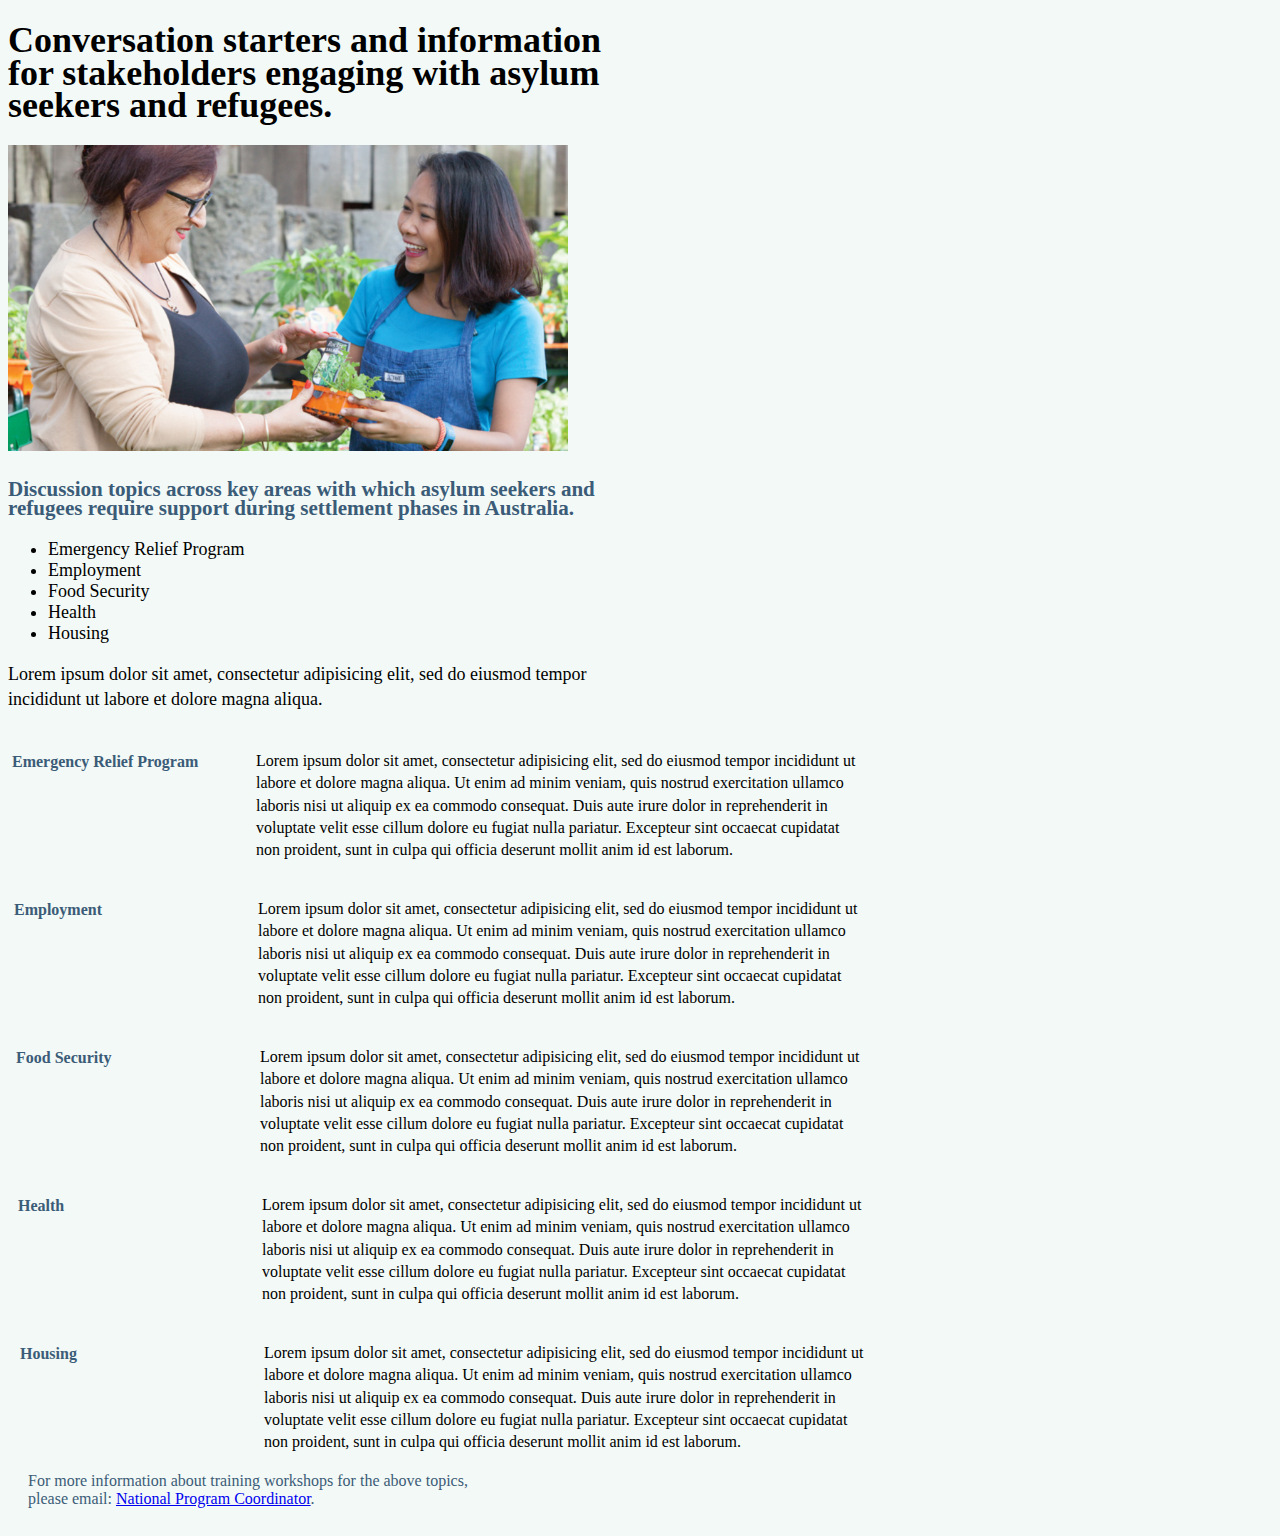
<file: unit_1/index.html>
<!DOCTYPE html>
<html>
<head>
	<link rel="stylesheet" type="text/css" href="css/style.css">
	<title>Caseworker Resources</title>
</head>
<body>
	<h1>Conversation starters and information for stakeholders engaging with asylum seekers and refugees.</h1>
	<p> </p>
	<p><img src="images/015-RedCrossCERES-2015-12-15_Reduced.jpg" alt="015 Ceres" width="560px" height=""></p>
	<p> </p>
	<h3>Discussion topics across key areas with which asylum seekers and refugees require support during settlement phases in Australia.</h3>

	<ul>
		<li>Emergency Relief Program</li>
		<li>Employment</li>
		<li>Food Security</li>
		<li>Health</li>
		<li>Housing</li>
	</ul>

	<p>Lorem ipsum dolor sit amet, consectetur adipisicing elit, sed do eiusmod tempor incididunt ut labore et dolore magna aliqua. </p>

	<p> </p>
	
 		<div class="row">
  		<div class="column left">
  			<h4>Emergency Relief Program</h4>
  		</div>
  		<div class="column right">
  			<p>Lorem ipsum dolor sit amet, consectetur adipisicing elit, sed do eiusmod
	tempor incididunt ut labore et dolore magna aliqua. Ut enim ad minim veniam,
	quis nostrud exercitation ullamco laboris nisi ut aliquip ex ea commodo
	consequat. Duis aute irure dolor in reprehenderit in voluptate velit esse
	cillum dolore eu fugiat nulla pariatur. Excepteur sint occaecat cupidatat non
	proident, sunt in culpa qui officia deserunt mollit anim id est laborum.</p>
	</div>
	 	<div class="row">
  		<div class="column left">
  			<h4>Employment</h4>
  		</div>
  		<div class="column right">
  			<p>Lorem ipsum dolor sit amet, consectetur adipisicing elit, sed do eiusmod
	tempor incididunt ut labore et dolore magna aliqua. Ut enim ad minim veniam,
	quis nostrud exercitation ullamco laboris nisi ut aliquip ex ea commodo
	consequat. Duis aute irure dolor in reprehenderit in voluptate velit esse
	cillum dolore eu fugiat nulla pariatur. Excepteur sint occaecat cupidatat non
	proident, sunt in culpa qui officia deserunt mollit anim id est laborum.</p>
	</div>
	 	<div class="row">
  		<div class="column left">
  			<h4>Food Security</h4>
  		</div>
  		<div class="column right">
  			<p>Lorem ipsum dolor sit amet, consectetur adipisicing elit, sed do eiusmod
	tempor incididunt ut labore et dolore magna aliqua. Ut enim ad minim veniam,
	quis nostrud exercitation ullamco laboris nisi ut aliquip ex ea commodo
	consequat. Duis aute irure dolor in reprehenderit in voluptate velit esse
	cillum dolore eu fugiat nulla pariatur. Excepteur sint occaecat cupidatat non
	proident, sunt in culpa qui officia deserunt mollit anim id est laborum.</p>
	</div>
	 	<div class="row">
  		<div class="column left">
  			<h4>Health</h4>
  		</div>
  		<div class="column right">
  			<p>Lorem ipsum dolor sit amet, consectetur adipisicing elit, sed do eiusmod
	tempor incididunt ut labore et dolore magna aliqua. Ut enim ad minim veniam,
	quis nostrud exercitation ullamco laboris nisi ut aliquip ex ea commodo
	consequat. Duis aute irure dolor in reprehenderit in voluptate velit esse
	cillum dolore eu fugiat nulla pariatur. Excepteur sint occaecat cupidatat non
	proident, sunt in culpa qui officia deserunt mollit anim id est laborum.</p>
	</div>
	 	<div class="row">
  		<div class="column left">
  			<h4>Housing</h4>
  		</div>
  		<div class="column right">
  			<p>Lorem ipsum dolor sit amet, consectetur adipisicing elit, sed do eiusmod
	tempor incididunt ut labore et dolore magna aliqua. Ut enim ad minim veniam,
	quis nostrud exercitation ullamco laboris nisi ut aliquip ex ea commodo
	consequat. Duis aute irure dolor in reprehenderit in voluptate velit esse
	cillum dolore eu fugiat nulla pariatur. Excepteur sint occaecat cupidatat non
	proident, sunt in culpa qui officia deserunt mollit anim id est laborum.</p>
	</div>

	<p> </p>

	<footer>For more information about training workshops for the above topics, <br>
	please email: <a href="#">National Program Coordinator</a>.
	</footer>

</body>
</html>
</file>
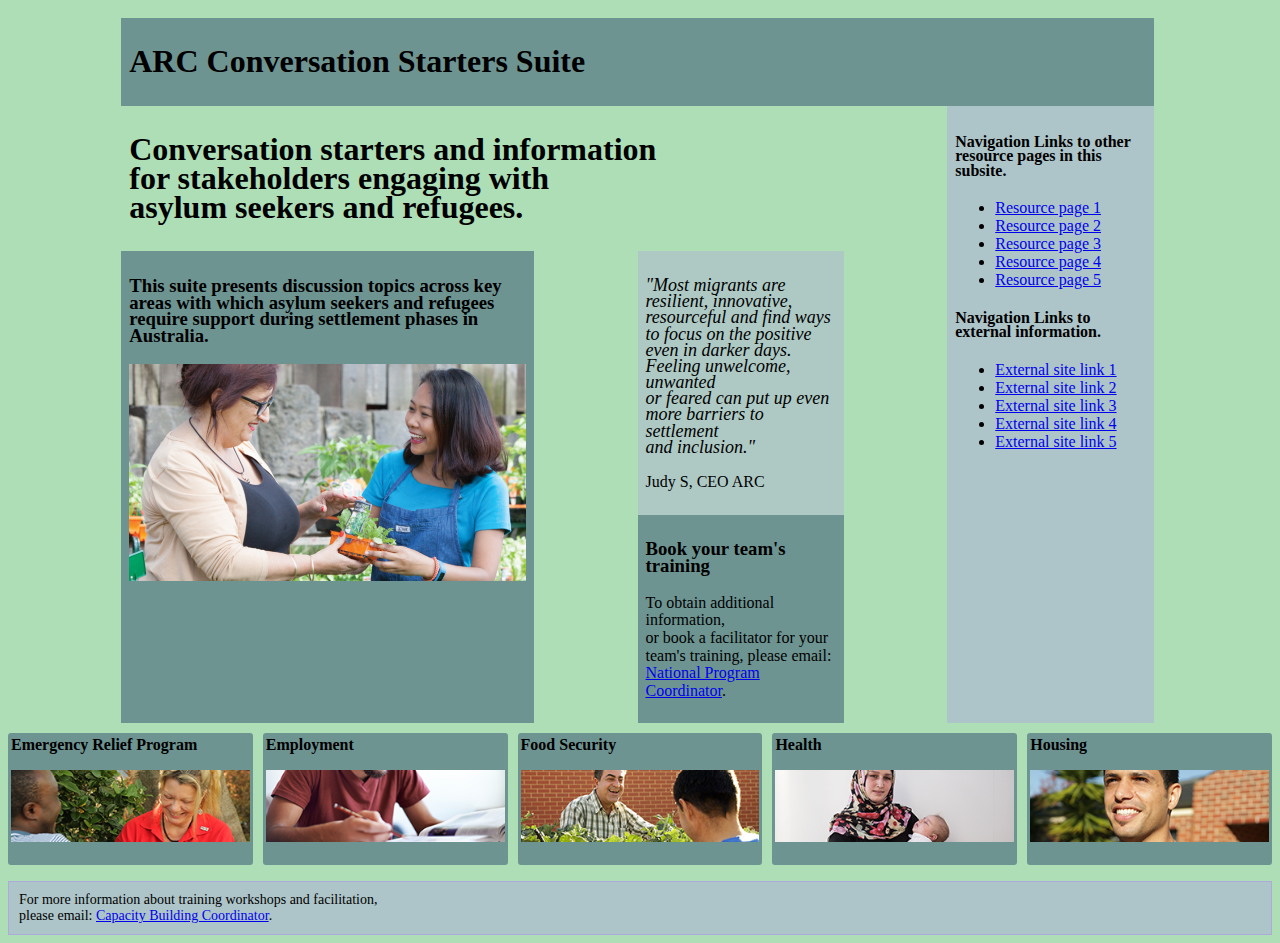
<file: unit_3/index.html>
<!DOCTYPE html>
<html>
<head>
	<link rel="stylesheet" type="text/css" href="css/style.css">
	<title>Caseworker Resources</title>
</head>
<body>

<section>

	<div class="grid-container">

  		<div class="item1header">
  			<h1>ARC Conversation Starters Suite</h1>
  		</div>
  	
  		<div class="item2leftpagepad">
  			<p id="p-sage" class="p1">placeholder</p>
  			<p id="p-sage" class="p1">placeholder</p>
  			<p id="p-sage" class="p1">placeholder</p>
  		</div>

		<div class="item3headline">
			<h1>Conversation starters and information <br>for stakeholders engaging with <br>asylum seekers and refugees.</h1>
		</div>

  		<div class="item4heroimage">
  			<h3>This suite presents discussion topics across key areas with which asylum seekers and refugees require support during settlement phases in Australia.</h3>
  			<p></p>
			<p><img src="images/015-RedCrossCERES-2015-12-15_Reduced.jpg" alt="015 Ceres" width="620px" height=""></p>
		</div>
		
  		<div class="item5quotetext">
  			<p id="p-quotetxt" class="p2">"Most migrants are resilient, innovative, resourceful and find ways to focus on the positive even in darker days. <br> Feeling unwelcome, unwanted <br> or feared can put up even more barriers to settlement <br> and inclusion."</p>
  			<p> Judy S, CEO ARC </p>
  		</div>
  
  		<div class="item6contactNPC">
  			<h3>Book your team's training</h3>
  			<p>To obtain additional information, <br> or book a facilitator for your team's training, please email: <br> <a href="mailto:lmarshall@redcross.org.au?subject=Team Training Booking Request">National Program Coordinator</a>.</p>
  		</div>

	  	<div class="item7navpane">
	  		<h4>Navigation Links to other resource pages in this subsite. </h4>
	  		<ul>
				<li> <a href="#">Resource page 1 </a> </li>
				<li> <a href="#">Resource page 2 </a> </li>
				<li> <a href="#">Resource page 3 </a> </li>
				<li> <a href="#">Resource page 4 </a> </li>
				<li> <a href="#">Resource page 5 </a> </li>
			</ul>
			<p></p>
			<h4>Navigation Links to external information. </h4>
	  		<ul>
				<li> <a href="#">External site link 1 </a> </li>
				<li> <a href="#">External site link 2 </a> </li>
				<li> <a href="#">External site link 3 </a> </li>
				<li> <a href="#">External site link 4 </a> </li>
				<li> <a href="#">External site link 5 </a> </li>
			</ul>
		</div>

		
	</div>


	<div class="item8topicsbarwrapper">
  	<div class="box-a">
  		<b>Emergency Relief Program</b>
  		<p><img src="images/01_ERbutton.png" alt="01_ERbutton.png" width="80px" height=""></p>
  	</div>
  	<div class="box-b">
  		<b>Employment</b>
  		<p><img src="images/02_Employmentbutton.png" alt="02_Employmentbutton.png" width="80px" height=""></p>
  	</div>
  	<div class="box-c">
  		<b>Food Security</b>
  		<p><img src="images/03_Foodbutton.png" alt="03_Foodbutton.png" width="80px" height=""></p>
  	</div>
  	<div class="box-d">
  		<b>Health</b>
  		<p><img src="images/04_Healthbutton.png" alt="04_Healthbutton.png" width="80px" height=""></p>
  	</div>
  	<div class="box-e">
  		<b>Housing</b>
  		<p><img src="images/05_Housingbutton.png" alt="05_Housingbutton.png" width="80px" height=""></p>
  	</div>
</div>

</section>
<p></p>
	<footer>
	For more information about training workshops and facilitation, <br>
	please email: <a href="mailto:lmarshall@redcross.org.au?subject=Training or Facilitation Enquiry">Capacity Building Coordinator</a>.
	</footer>
</body>
</html>


<!--
 	<p>Lorem ipsum dolor sit amet, consectetur adipisicing elit, sed do eiusmod
	tempor incididunt ut labore et dolore magna aliqua. Ut enim ad minim veniam,
	quis nostrud exercitation ullamco laboris nisi ut aliquip ex ea commodo
	consequat. Duis aute irure dolor in reprehenderit in voluptate velit esse
	cillum dolore eu fugiat nulla pariatur. Excepteur sint occaecat cupidatat non
	proident, sunt in culpa qui officia deserunt mollit anim id est laborum.</p>
-->
</file>
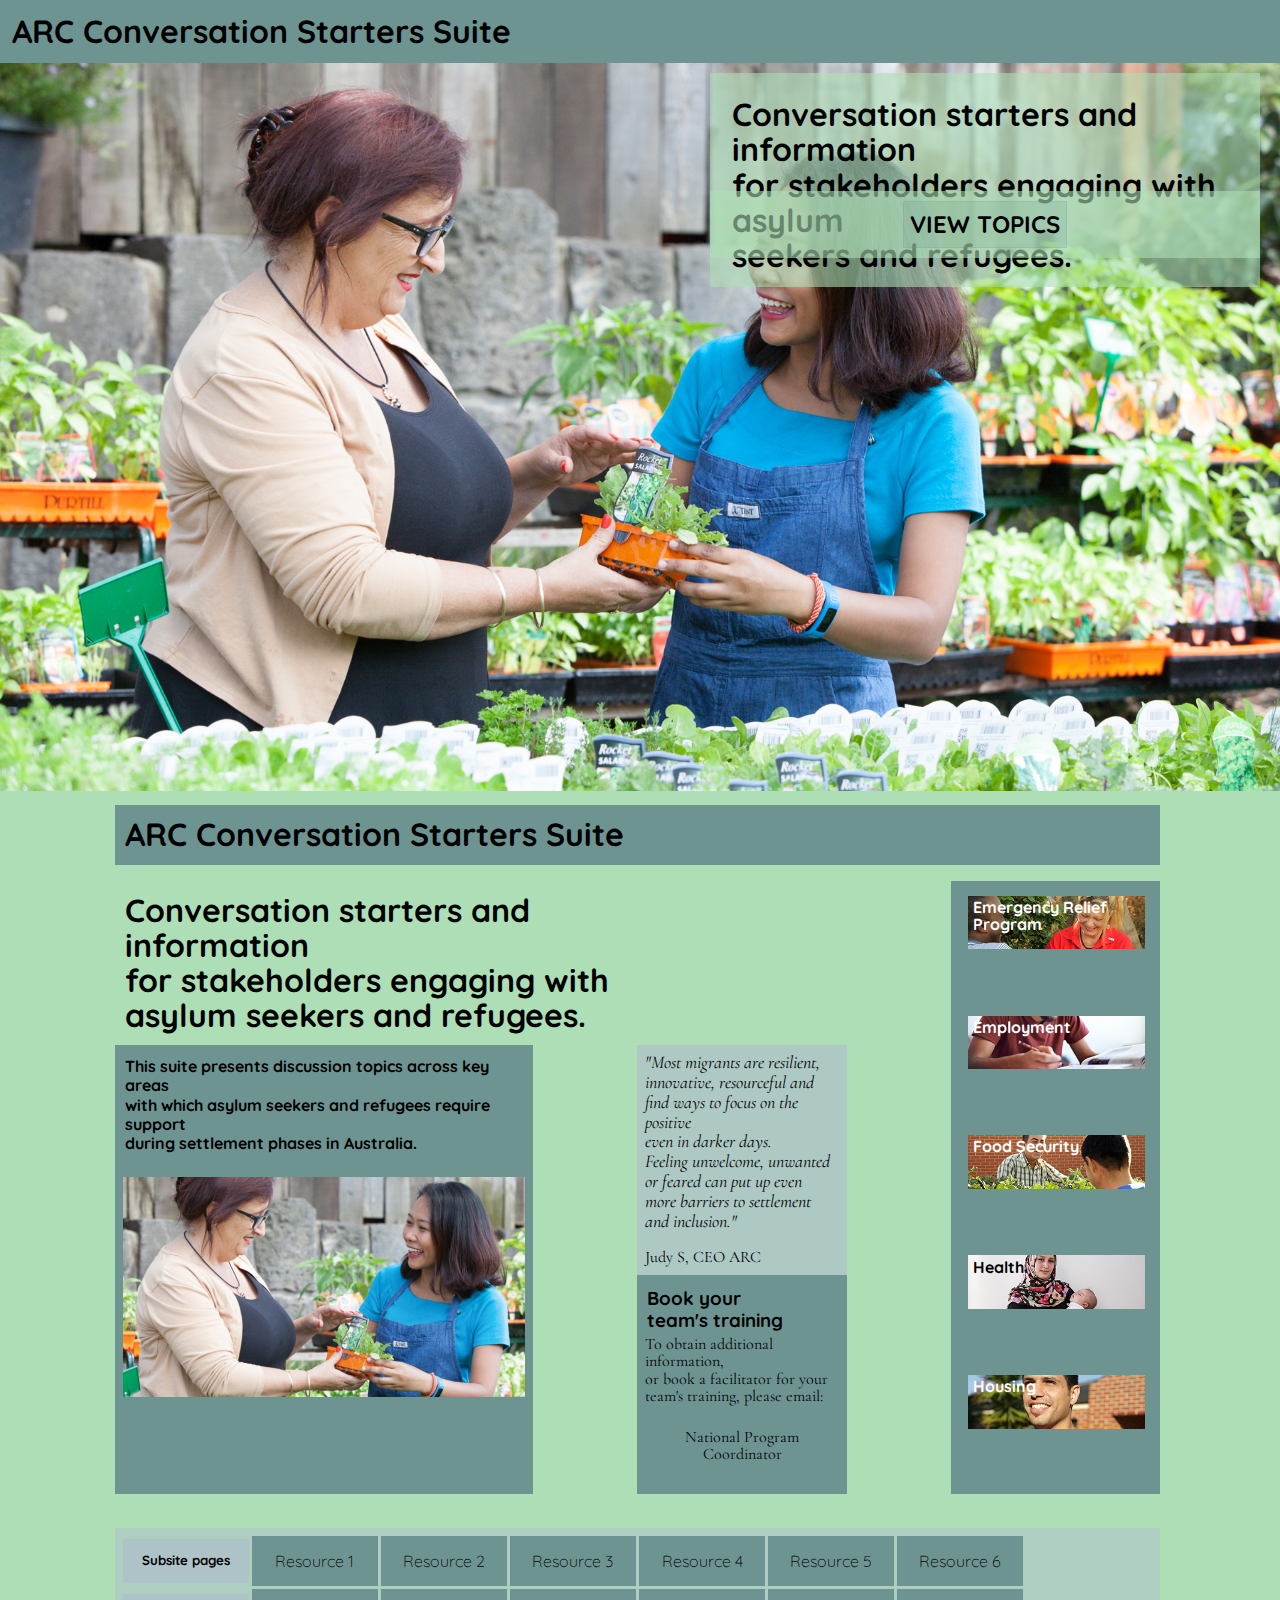
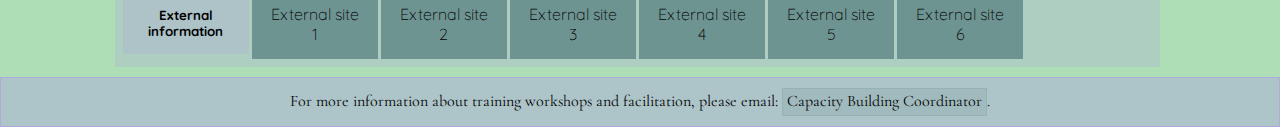
<file: unit_4/index.html>
<!DOCTYPE html>
<html lang="en">
<head>
	<link rel="stylesheet" type="text/css" href="css/style.css">
	<meta charset="utf-8">
	<title>Caseworker Resources</title>
</head>
<body>
	<section>  <!--this is the hero image part-->
		<div class="item1headerA">
			<h1>ARC Conversation Starters Suite</h1>
		</div>
		<div class="topimagecontainer">
			<img src="images/015-RedCrossCERES-2015-12-15_cropped.jpg" alt="015-RedCrossCERES-2015-12-15_cropped.jpg">
			<div class="top-right">
				<h1>Conversation starters and information <br>for stakeholders engaging with asylum <br>seekers and refugees.</h1>
			</div>
			<div class="top-right-lower">
				<a style="text-transform: none;" href="#Overview"><h2>VIEW TOPICS</h2></a>
			</div> 
  		</div>
  	</section>
  	<section>
  		<div class="grid-container">
  			<div class="item1headerB">
  				<h1>ARC Conversation Starters Suite</h1>
  			</div>
  			<div class="item1aspacerpaneunderheader">
  			</div>
  			<div class="item2leftpagepad">
  				<p id="Overview" class="p1">_</p>
  			</div>
  			<div class="item3headline">
				<h1>Conversation starters and information <br>for stakeholders engaging with <br>asylum seekers and refugees.</h1>
			</div>
			<div class="item4heroimage">
				<h4>This suite presents discussion topics across key areas <br>with which asylum seekers and refugees require support <br>during settlement phases in Australia.</h4>
				<br>
				<img src="images/015-RedCrossCERES-2015-12-15_Reduced.jpg" alt="015 Ceres" style="width:100%;">
			</div>
			<div class="item5quotetext">
  				<p class="p2">"Most migrants are resilient, innovative, resourceful and find ways to focus on the positive <br>even in darker days. <br>Feeling unwelcome, unwanted <br> or feared can put up even <br>more barriers to settlement <br>and inclusion."</p>
  				<p> <br>Judy S, CEO ARC </p>
  			</div>
  			<div class="item6contactNPC">
  				<h3>Book your <br>team's training</h3>
  				<p>To obtain additional information, <br>or book a facilitator for your team's training, please email:<br><br> </p><p class="pcenter"> <a href="mailto:lmarshall@redcross.org.au?subject=Team%20Training%20Booking%20Request">National Program Coordinator</a></p>
  				<p><br></p>
  			</div>
  			<div class="item7topicspane">
	  			<div class="box-a">
	  				<a style="text-transform: none;" href="#"><img src="images/01_ERbutton.png" alt="01_ERbutton.png" style="width:100%;"></a>
	  				<div class="top-left">
	  					<h4 class="h4white">Emergency Relief Program</h4>
	  				</div>
	  			</div>
	  		  	<div class="box-b">
	  		  		<a style="text-transform: none;" href="#"><img src="images/02_Employmentbutton.png" alt="02_Employmentbutton.png" style="width:100%;"></a>
	  		  		<div class="top-left">
			  		  	<h4 class="h4white">Employment</h4>
			  		</div>
	  		  	</div>
	  		  	<div class="box-c">
	  		  		<a style="text-transform: none;" href="#"><img src="images/03_Foodbutton.png" alt="03_Foodbutton.png" style="width:100%;"></a>
	  		  		<div class="top-left">
	  		  			<h4 class="h4white">Food Security</h4>
	  		  		</div>
	  		  	</div>
	  		  	<div class="box-d">
	  		  		<a style="text-transform: none;" href="#"><img src="images/04_Healthbutton.png" alt="04_Healthbutton.png" style="width:100%;"></a>
	  		  		<div class="top-left">
	  		  			<h4>Health</h4>
	  		  		</div>
	  		  	</div>
	  		  	<div class="box-e">
	  		  		<a style="text-transform: none;" href="#"><img src="images/05_Housingbutton.png" alt="05_Housingbutton.png" style="width:100%;"></a>
	  		  		<div class="top-left">
	  		  			<h4 class="h4white">Housing</h4>	
		  		  	</div>
	  		  	</div>
	  		  </div>
	  		  <div class="item7aspacerpane">
	  		  	<p class="p1">_</p>
	  		  </div>
	  		  <div class="item8buttonsbarwrapper">
	  		  		<div class="box-2a-rowstart">  
	  					<h5>Subsite pages</h5>
	  				</div>
	  		  		<div class="box-2a">
	  					<a href="#">Resource 1 </a>
	  				</div>
	  				<div class="box-2b">
	  					<a href="#">Resource 2 </a>
	  				</div>
	  				<div class="box-2c">
	  					<a href="#">Resource 3 </a>
	  				</div>
	  				<div class="box-2d">
	  					<a href="#">Resource 4 </a>
	  				</div>
	  				<div class="box-2e">
	  					<a href="#">Resource 5 </a>
	  				</div>
	  				<div class="box-2f">
	  					<a href="#">Resource 6 </a>
	  				</div>
	  			<p></p>
	  				<div class="box-2g-rowstart">
	  					<h5>External information</h5>
	  				</div>
	  				<div class="box-2g">
	  					<a href="#">External site 1 </a>
	  				</div>
	  				<div class="box-2h">
	  					<a href="#">External site 2 </a>
	  				</div>
	  				<div class="box-2i">
	  					<a href="#">External site 3 </a>
	  				</div>
	  				<div class="box-2j">
	  					<a href="#">External site 4 </a>
	  				</div>
	  				<div class="box-2k">
	  					<a href="#">External site 5 </a>
	  				</div>
	  				<div class="box-2l">
	  					<a href="#">External site 6 </a>
	  				</div>
				<p></p>
				</div>
			</div>
		</section>
			<footer>
				<p>For more information about training workshops and facilitation, please email: <a href="mailto:lmarshall@redcross.org.au?subject=Training%20or%20Facilitation%20Enquiry">Capacity Building Coordinator</a>.</p>
			</footer>
		</body>
		</html>


<!--
 	<p>Lorem ipsum dolor sit amet, consectetur adipisicing elit, sed do eiusmod
	tempor incididunt ut labore et dolore magna aliqua. Ut enim ad minim veniam,
	quis nostrud exercitation ullamco laboris nisi ut aliquip ex ea commodo
	consequat. Duis aute irure dolor in reprehenderit in voluptate velit esse
	cillum dolore eu fugiat nulla pariatur. Excepteur sint occaecat cupidatat non
	proident, sunt in culpa qui officia deserunt mollit anim id est laborum.</p>
-->
</file>
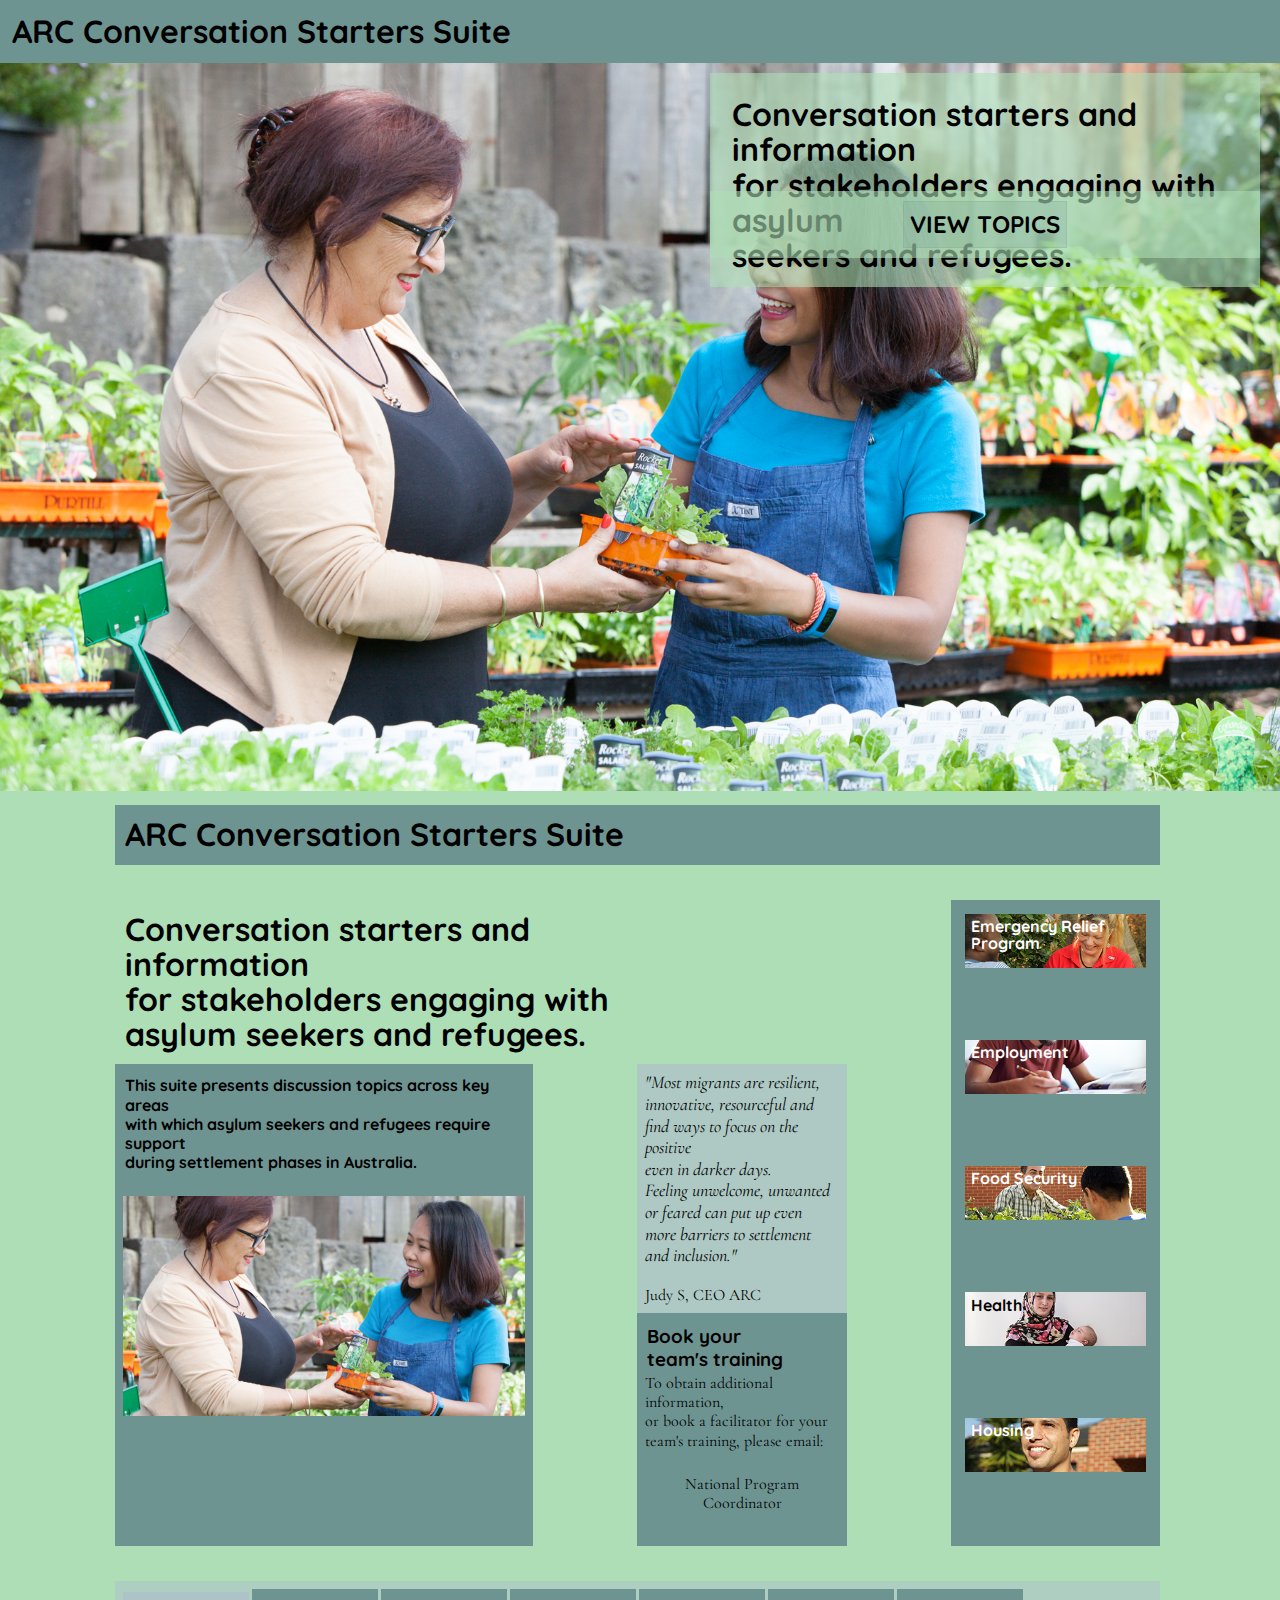
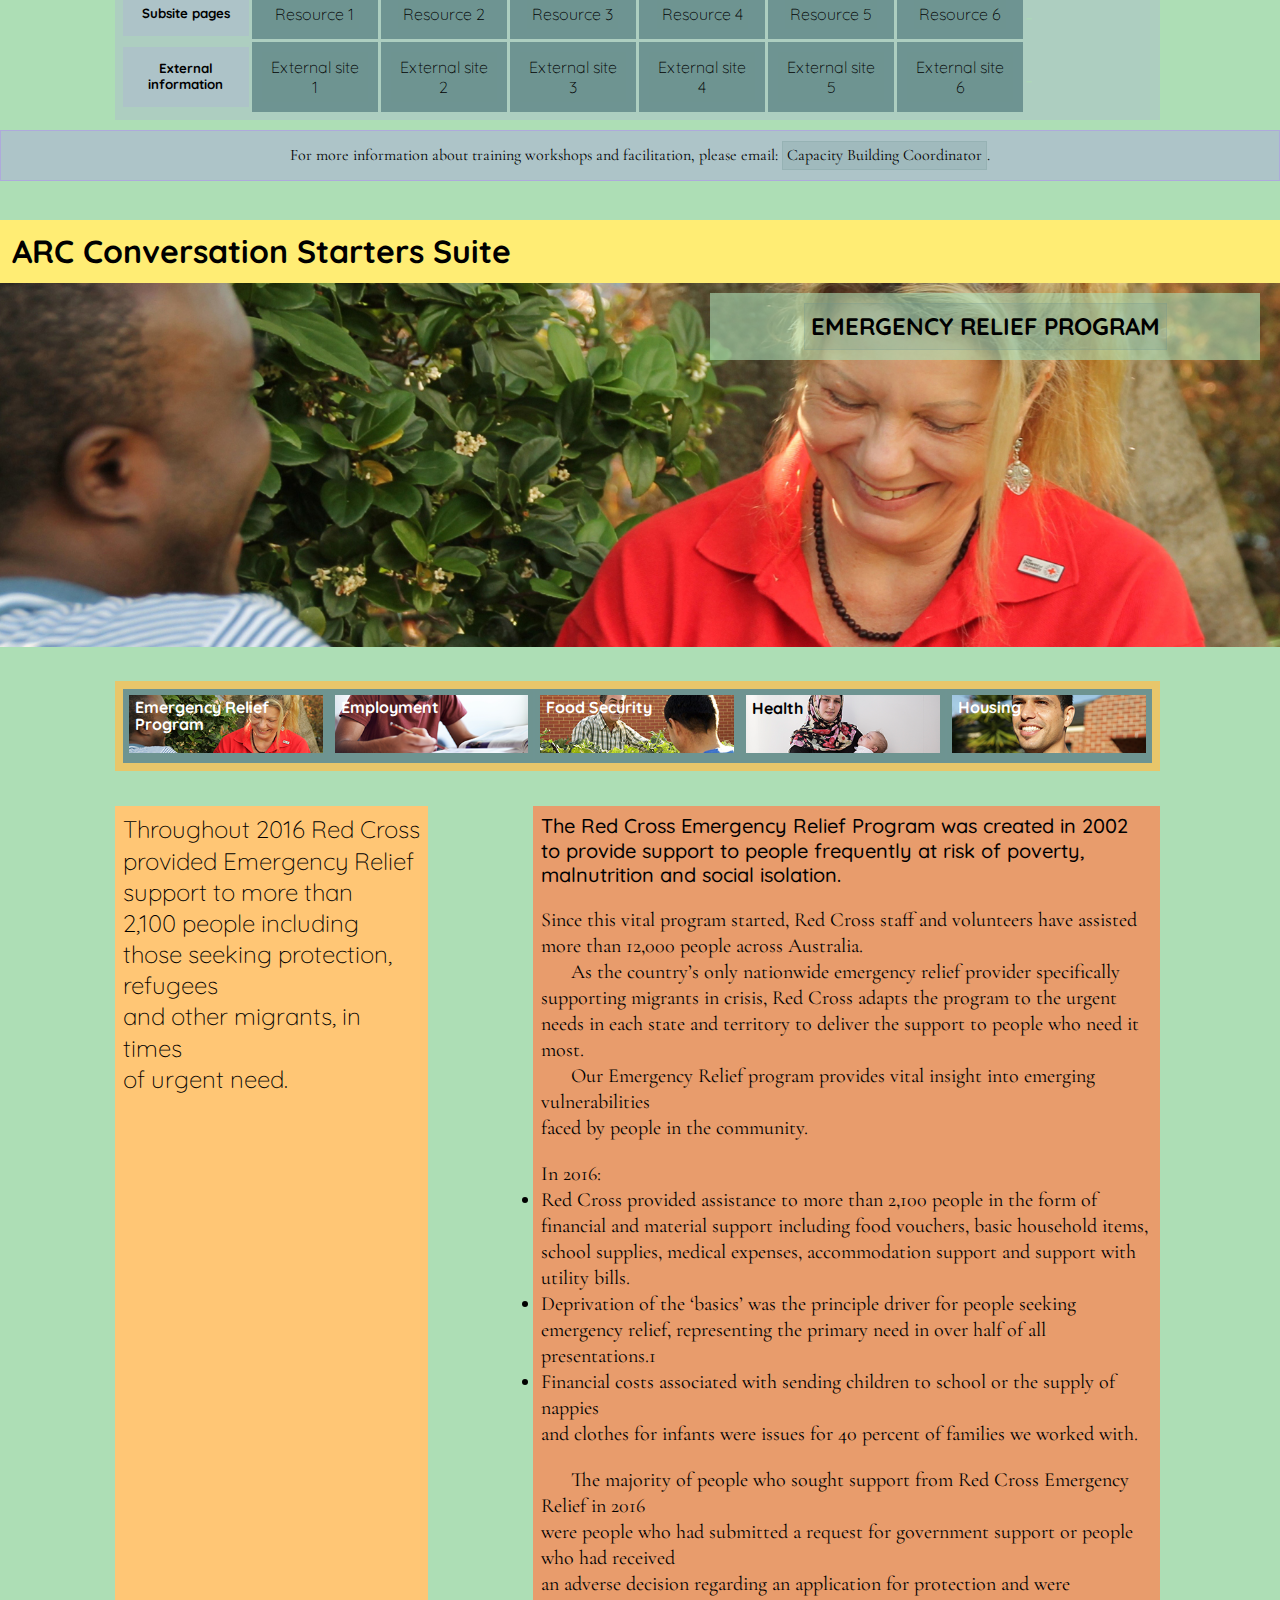
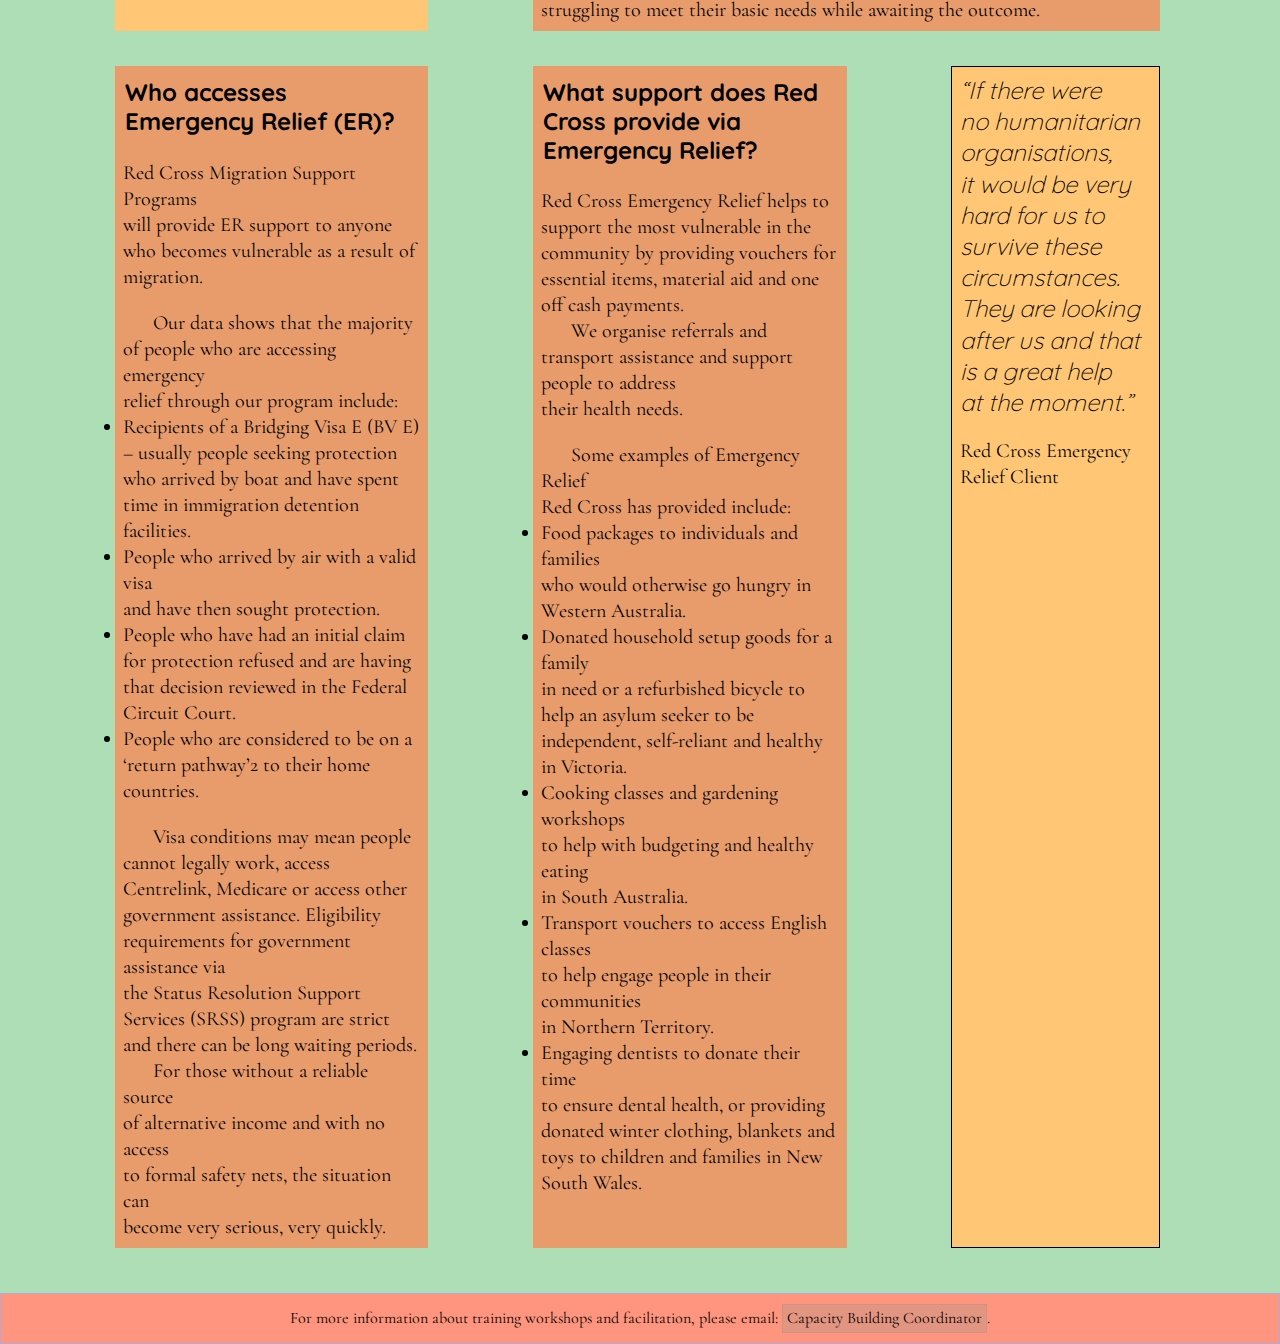
<file: unit_5/index.html>
<!DOCTYPE html>
<html lang="en">
<head>
	<link rel="stylesheet" type="text/css" href="css/style.css">
	<meta charset="utf-8">
	<title>Caseworker Resources</title>
</head>
<body>
	<section id="heroimage">  <!--this is the hero image part-->
		<div class="item1headerA">
			<h1>ARC Conversation Starters Suite</h1>
		</div>
		<div class="topimagecontainer">
			<img src="images/015-RedCrossCERES-2015-12-15_cropped.jpg" alt="015-RedCrossCERES-2015-12-15_cropped.jpg">
			<div class="top-right">
				<h1>Conversation starters and information <br>for stakeholders engaging with asylum <br>seekers and refugees.</h1>
			</div>
			<div class="top-right-lower">
				<a style="text-transform: none;" href="#OverviewAnchor"><h2>VIEW TOPICS</h2></a>
			</div> 
  		</div>
  	</section>
  	<section id="OverviewScreen">  <!--this is the overview section-->
  		<div class="grid-container">
  			<div class="item1headerB">
  				<h1>ARC Conversation Starters Suite</h1>
  			</div>
  			<div class="item1aspacerpane_row2">
  				<p class="p1">_</p>
  			</div>
  			<div class="item2leftpagepad">
  				<p id="OverviewAnchor" class="p1">_</p>
  			</div>
  			<div class="item3headline">
				<h1>Conversation starters and information <br>for stakeholders engaging with <br>asylum seekers and refugees.</h1>
			</div>
			<div class="item4heroimage">
				<h4>This suite presents discussion topics across key areas <br>with which asylum seekers and refugees require support <br>during settlement phases in Australia.</h4>
				<br>
				<img src="images/015-RedCrossCERES-2015-12-15_Reduced.jpg" alt="015 Ceres" style="width:100%;">
			</div>
			<div class="item5quotetext">
  				<p class="p2">"Most migrants are resilient, innovative, resourceful and find ways to focus on the positive <br>even in darker days. <br>Feeling unwelcome, unwanted <br> or feared can put up even <br>more barriers to settlement <br>and inclusion."</p>
  				<p> <br>Judy S, CEO ARC </p>
  			</div>
  			<div class="item6contactNPC">
  				<h3>Book your <br>team's training</h3>
  				<p>To obtain additional information, <br>or book a facilitator for your team's training, please email:<br><br> </p><p class="pcenter"> <a href="mailto:lmarshall@redcross.org.au?subject=Team%20Training%20Booking%20Request">National Program Coordinator</a></p>
  				<p><br></p>
  			</div>
  			<div class="item7topicspane">
	  			<div class="box-a">
	  				<a style="text-transform: none;" href="#U5_Anchor"><img src="images/01_ERbutton.png" alt="01_ERbutton.png" style="width:100%;"></a>
	  				<div class="top-left">
	  					<h4 class="h4white">Emergency Relief Program</h4>
	  				</div>
	  			</div>
	  		  	<div class="box-b">
	  		  		<a style="text-transform: none;" href="#"><img src="images/02_Employmentbutton.png" alt="02_Employmentbutton.png" style="width:100%;"></a>
	  		  		<div class="top-left">
			  		  	<h4 class="h4white">Employment</h4>
			  		</div>
	  		  	</div>
	  		  	<div class="box-c">
	  		  		<a style="text-transform: none;" href="#"><img src="images/03_Foodbutton.png" alt="03_Foodbutton.png" style="width:100%;"></a>
	  		  		<div class="top-left">
	  		  			<h4 class="h4white">Food Security</h4>
	  		  		</div>
	  		  	</div>
	  		  	<div class="box-d">
	  		  		<a style="text-transform: none;" href="#"><img src="images/04_Healthbutton.png" alt="04_Healthbutton.png" style="width:100%;"></a>
	  		  		<div class="top-left">
	  		  			<h4>Health</h4>
	  		  		</div>
	  		  	</div>
	  		  	<div class="box-e">
	  		  		<a style="text-transform: none;" href="#"><img src="images/05_Housingbutton.png" alt="05_Housingbutton.png" style="width:100%;"></a>
	  		  		<div class="top-left">
	  		  			<h4 class="h4white">Housing</h4>	
		  		  	</div>
	  		  	</div>
	  		</div>
	  		<div class="item7aspacerpane">
	  		  	<p class="p1">_</p>
	  		</div>
	  		<div class="item8buttonsbarwrapper">
	  			<div class="box-2a-rowstart">  
	  				<h5>Subsite pages</h5>
	  			</div>
	  			<div class="box-2a">
	  				<a href="#">Resource 1 </a>
	  			</div>
	  			<div class="box-2b">
	  				<a href="#">Resource 2 </a>
	  			</div>
	  			<div class="box-2c">
	  				<a href="#">Resource 3 </a>
	  			</div>
	  			<div class="box-2d">
	  				<a href="#">Resource 4 </a>
	  			</div>
	  			<div class="box-2e">
	  				<a href="#">Resource 5 </a>
	  			</div>
	  			<div class="box-2f">
	  				<a href="#">Resource 6 </a>
	  			</div>
	  			<p class="p1">_</p>
	  			<div class="box-2g-rowstart">
	  				<h5>External information</h5>
	  			</div>
	  			<div class="box-2g">
	  				<a href="#">External site 1 </a>
	  			</div>
	  			<div class="box-2h">
	  				<a href="#">External site 2 </a>
	  			</div>
	  			<div class="box-2i">
	  				<a href="#">External site 3 </a>
	  			</div>
	  			<div class="box-2j">
	  				<a href="#">External site 4 </a>
	  			</div>
	  			<div class="box-2k">
	  				<a href="#">External site 5 </a>
	  			</div>
	  			<div class="box-2l">
	  				<a href="#">External site 6 </a>
	  			</div>
				<p class="p1">_</p>
			</div>
		</div>
		<footer>
			<p>For more information about training workshops and facilitation, please email: <a href="mailto:lmarshall@redcross.org.au?subject=Training%20or%20Facilitation%20Enquiry">Capacity Building Coordinator</a>.</p>
		</footer>
		<div><br></div>
		</section>
<!--this is the beginning of the unit 5 project -->
		<section id="U5_ER-Program_heroimage">  <!--this is the header and hero image part in Unit 5-->
			<p id="U5_Anchor" class="p1">_</p>
			<div class="U5_item1headerA">       <!--this was meant to be the header - but didn't work, back to div-->
				<h1>ARC Conversation Starters Suite</h1>
			</div>
			<div class="U5_topimagecontainer">
				<img src="images/01__ER_heroshot_resized.jpg" alt="01__ER_heroshot_resized.jpg">
				<div class="top-right-U5">
					<a style="text-transform: none;" href="#ERAnchor"><h2>EMERGENCY RELIEF PROGRAM</h2></a>
				</div>
			</div>
			<div class="U5_item1aspacerpane_row2">
				<p class="p1">_</p>
  			</div>
		</section>	
<!--this is the wrapper or container part in Unit 5-->
	<div class="grid-container-U5">
		<div class="U5_item2leftpagepad">
  			<p id="ERAnchor" class="p1">_</p>
  		</div>
<!--this is the nav bar of topics in Unit 5-->  		
  		<div class="nav">
	  		<div class="box-5a">
	  			<a style="text-transform: none;" href="#U5_Anchor"><img src="images/01_ERbutton.png" alt="01_ERbutton.png" style="width:100%;"></a>
	  			<div class="top-left-U5">
	  				<h4 class="h4white">Emergency Relief Program</h4>
	  			</div>
	  		</div>
	  		<div class="box-5b">
	  			<a style="text-transform: none;" href="#"><img src="images/02_Employmentbutton.png" alt="02_Employmentbutton.png" style="width:100%;"></a>
	  			<div class="top-left-U5">
				  	<h4 class="h4white">Employment</h4>
				</div>
	  		</div>
	  		<div class="box-5c">
	  			<a style="text-transform: none;" href="#"><img src="images/03_Foodbutton.png" alt="03_Foodbutton.png" style="width:100%;"></a>
	  			<div class="top-left-U5">
	  				<h4 class="h4white">Food Security</h4>
	  			</div>
	  		</div>
	  		<div class="box-5d">
	  			<a style="text-transform: none;" href="#"><img src="images/04_Healthbutton.png" alt="04_Healthbutton.png" style="width:100%;"></a>
	  			<div class="top-left-U5">
	  				<h4>Health</h4>
	  			</div>
	  		</div>
	  		<div class="box-5e">
	  			<a style="text-transform: none;" href="#"><img src="images/05_Housingbutton.png" alt="05_Housingbutton.png" style="width:100%;"></a>
	  			<div class="top-left-U5">
	  				<h4 class="h4white">Housing</h4>	
		  	 	</div>
	  		</div>
		</div>
		<div class="U5_item1aspacerpane_row4">
			<p class="p1">_</p>
  		</div>

<!--this is aside_1-->

		<div class="U5_1aside">
			<p class="pstandout">Throughout 2016 Red Cross <br>provided Emergency Relief support to more than 2,100&nbsp;people including those seeking protection, refugees <br>and other migrants, in times <br>of urgent need.</p>
		</div>
		<div class="U5_art1">
			<p><span>The Red Cross Emergency Relief Program was created in 2002 to provide support to people frequently at risk of poverty, malnutrition and social isolation.</span> </p>
			<br>
			<p class="p4">Since this vital program started, Red Cross staff and volunteers have assisted more than 12,000&nbsp;people across Australia.</p>
			<p class="p3">As the country’s only nationwide emergency relief provider specifically supporting migrants in crisis, Red Cross adapts the program to the urgent needs in each state and territory to deliver the support to people who need it most.</p>
			<p class="p3">Our Emergency Relief program provides vital insight into emerging vulnerabilities <br>faced by people in the community.</p>
			<br>
			<p class="p4">In 2016:</p>
			<ul>
				<li class="p4">Red Cross provided assistance to more than 2,100 people in the form of financial and material support including food vouchers, basic household items, school supplies, medical expenses, accommodation support and support with utility bills.</li>
				<li class="p4">Deprivation of the ‘basics’ was the principle driver for people seeking emergency relief, representing the primary need in over half of all presentations.1</li>
				<li class="p4">Financial costs associated with sending children to school or the supply of nappies <br>and clothes for infants were issues for 40 percent of families we worked with.</li>
			</ul>
			<br>
			<p class="p3">The majority of people who sought support from Red Cross Emergency Relief in 2016 <br>were people who had submitted a request for government support or people who had received <br>an adverse decision regarding an application for protection and were struggling to meet their basic needs while awaiting the outcome.</p>
		</div>

		<div class="U5_item1aspacerpane_row6">
			<p class="p1">_</p>
  		</div>

		<div class="U5_art2">
			<h2>Who accesses <br>Emergency Relief (ER)?</h2>
			<br>
			<p class="p4">Red Cross Migration Support Programs <br>will provide ER support to anyone who becomes vulnerable as a result of migration.</p>
			<br>
			<p class="p3">Our data shows that the majority <br>of people who are accessing emergency <br>relief through our program include:</p>
			<ul>
				<li class="p4">Recipients of a Bridging Visa E (BV E) <br>– usually people seeking protection who arrived by boat and have spent time in immigration detention facilities.</li>
				<li class="p4">People who arrived by air with a valid visa <br>and have then sought protection.</li>
				<li class="p4">People who have had an initial claim <br>for protection refused and are having <br>that decision reviewed in the Federal Circuit Court.</li>
				<li class="p4">People who are considered to be on a ‘return pathway’2 to their home countries.</li>
			</ul>
			<br>
			<p class="p3">Visa conditions may mean people cannot legally work, access Centrelink, Medicare or access other government assistance. Eligibility requirements for government assistance via <br>the Status Resolution Support Services (SRSS) program are strict and there can be long waiting periods.</p> 
			<p class="p3">For those without a reliable source <br>of alternative income and with no access <br>to formal safety nets, the situation can <br>become very serious, very quickly.</p>
		</div>
		<div class="U5_art3">
			<h2>What support does Red Cross provide via Emergency Relief?</h2>
			<br>
			<p class="p4">Red Cross Emergency Relief helps to support the most vulnerable in the community by providing vouchers for essential items, material aid and one off cash payments.</p>
			<p class="p3">We organise referrals and transport assistance and support people to address <br>their health needs.</p>
			<br>
			<p class="p3">Some examples of Emergency Relief <br>Red Cross has provided include:</p>
			<ul>
				<li class="p4">Food packages to individuals and families <br>who would otherwise go hungry in Western Australia.</li>
				<li class="p4">Donated household setup goods for a family <br>in need or a refurbished bicycle to help an asylum seeker to be independent, self-reliant and healthy in Victoria.</li>
				<li class="p4">Cooking classes and gardening workshops <br>to help with budgeting and healthy eating <br>in South Australia.</li>
				<li class="p4">Transport vouchers to access English classes <br>to help engage people in their communities <br>in Northern Territory.</li>
				<li class="p4">Engaging dentists to donate their time <br>to ensure dental health, or providing donated winter clothing, blankets and toys to children and families in New South Wales.</li>
			</ul>
		</div>
		<div class="U5_2aside">
			<p class="pstandout2">“If there were <br>no humanitarian organisations, <br>it would be very hard for us to survive these circumstances. They are looking after us and that <br>is a great help <br>at the moment.”</p>
			<br>
			<p class="p4">Red Cross Emergency <br>Relief Client</p>
		</div>
		<div class="U5_item1aspacerpane_row8">
			<p class="p1">_</p>
  		</div>
  	</div>
	<footer class="U5_footer">
		<p>For more information about training workshops and facilitation, please email: <a href="mailto:lmarshall@redcross.org.au?subject=Training%20or%20Facilitation%20Enquiry">Capacity Building Coordinator</a>.</p>
	</footer>
</body>
</html>
</file>
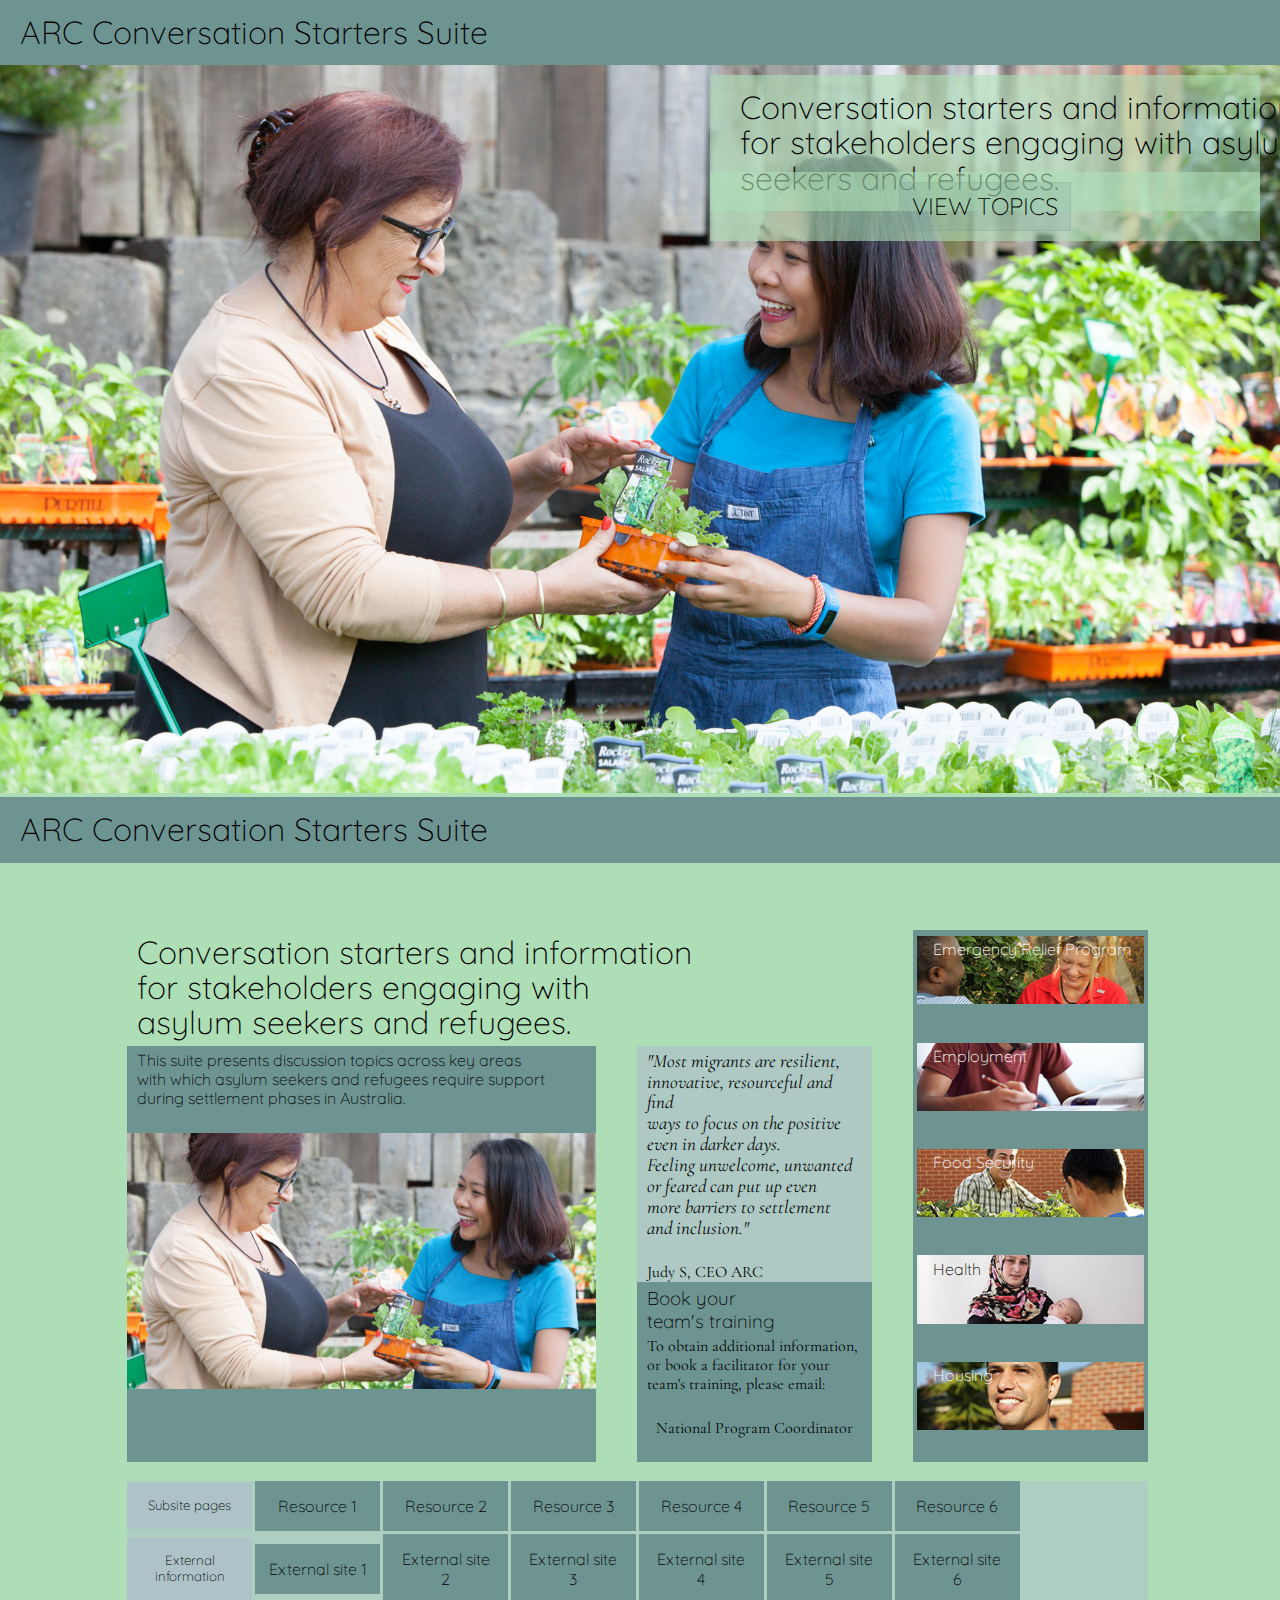
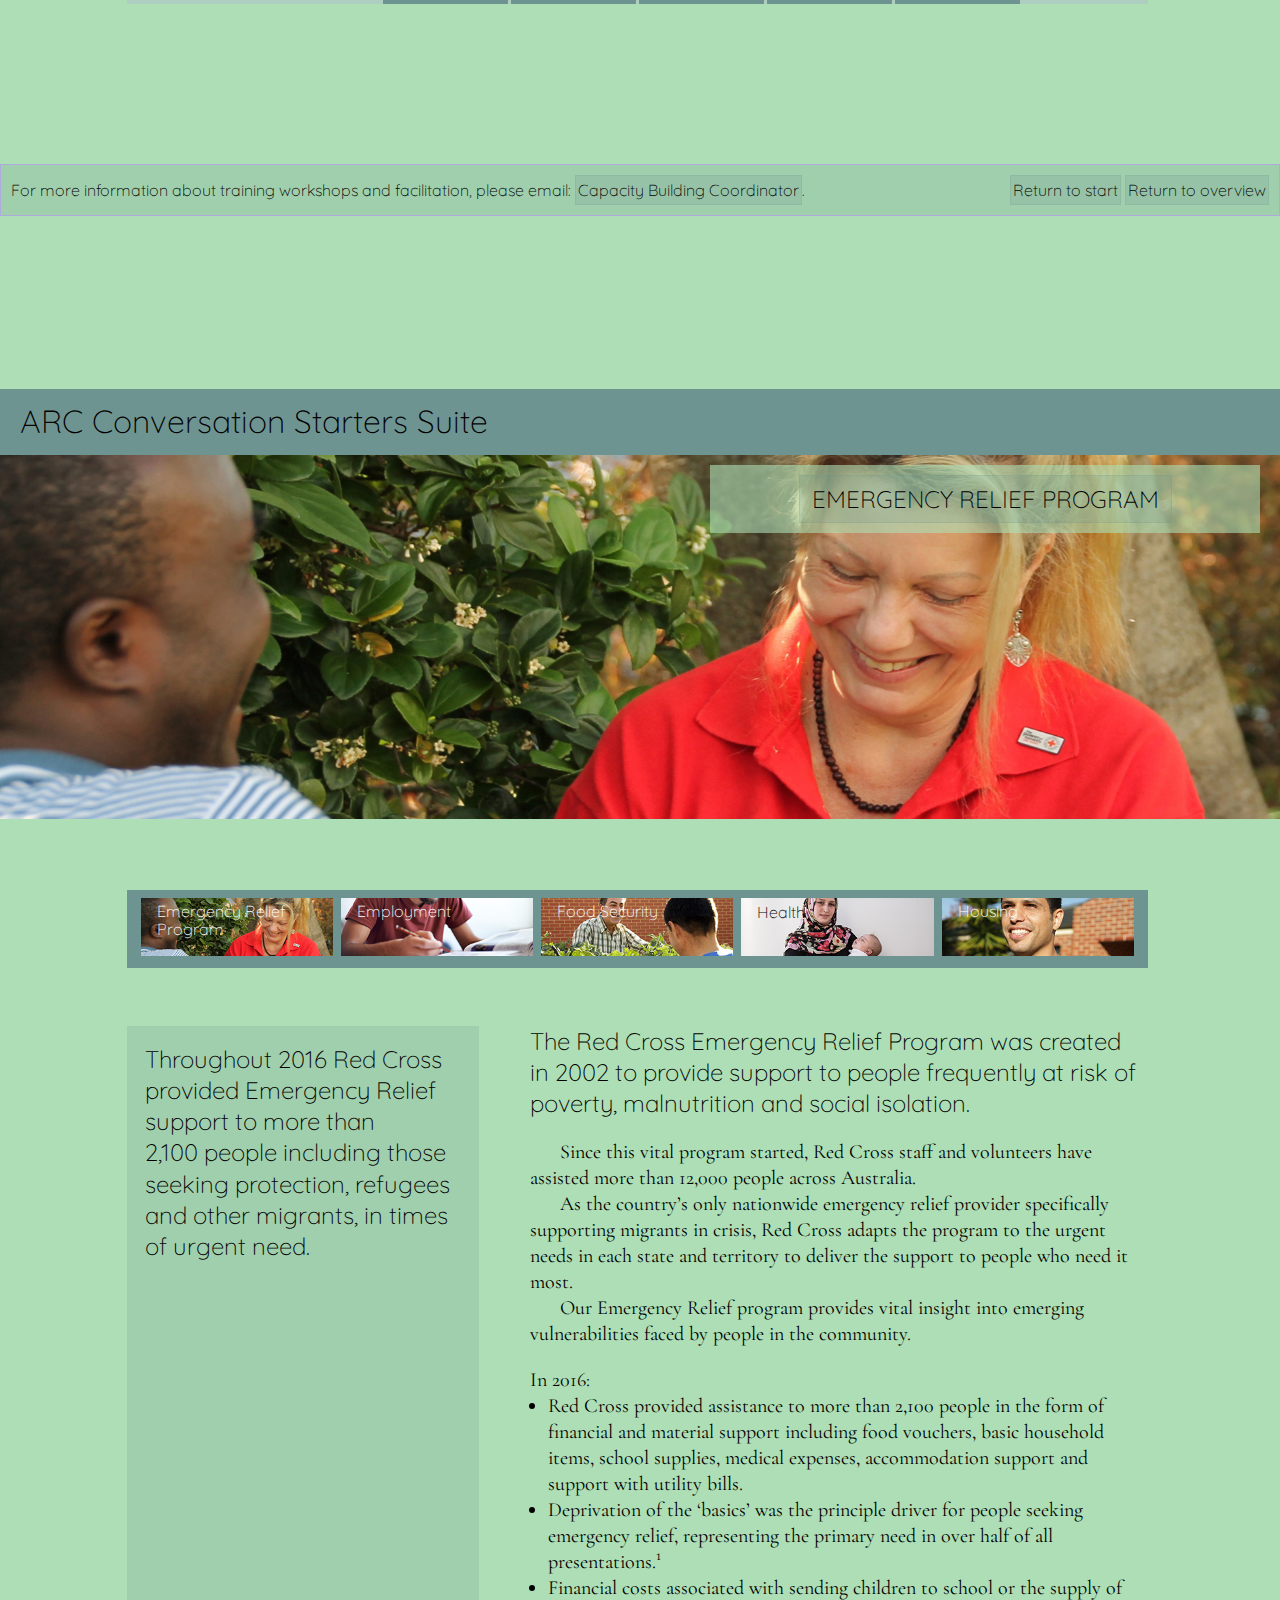
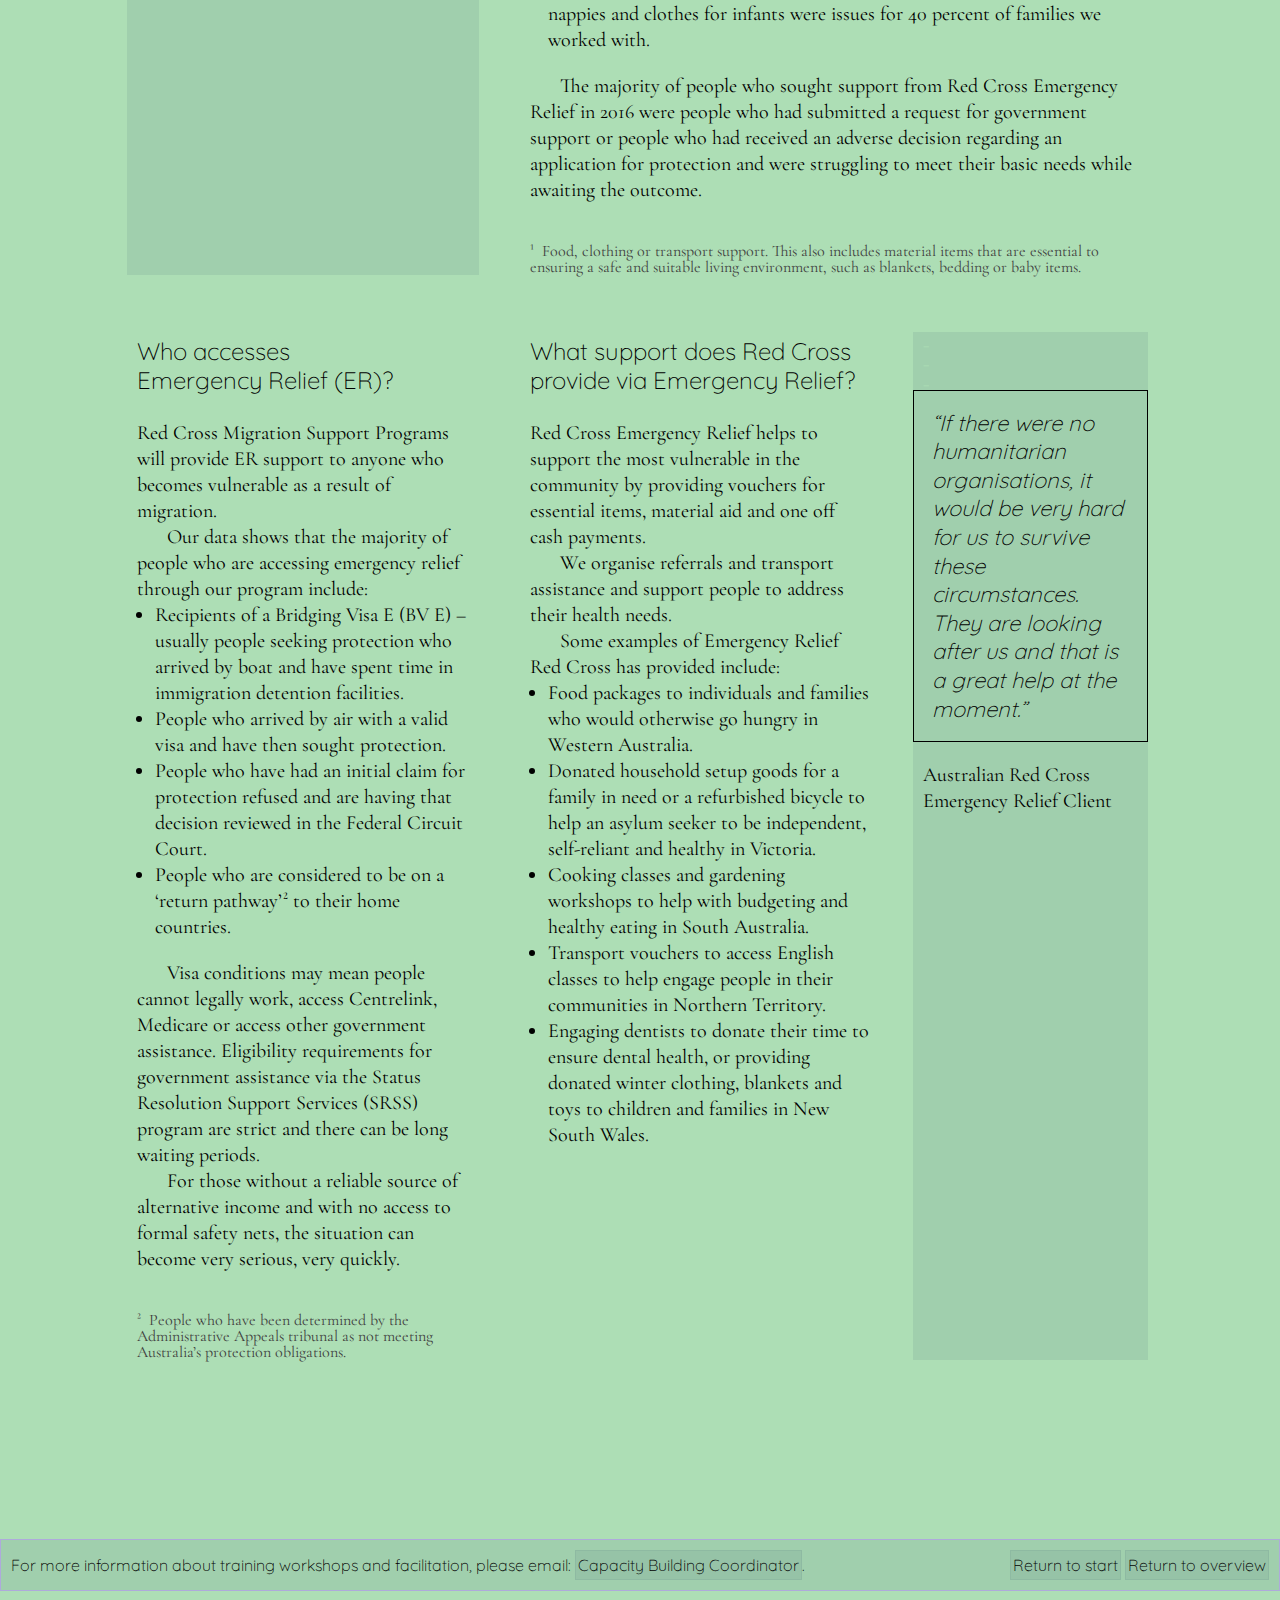
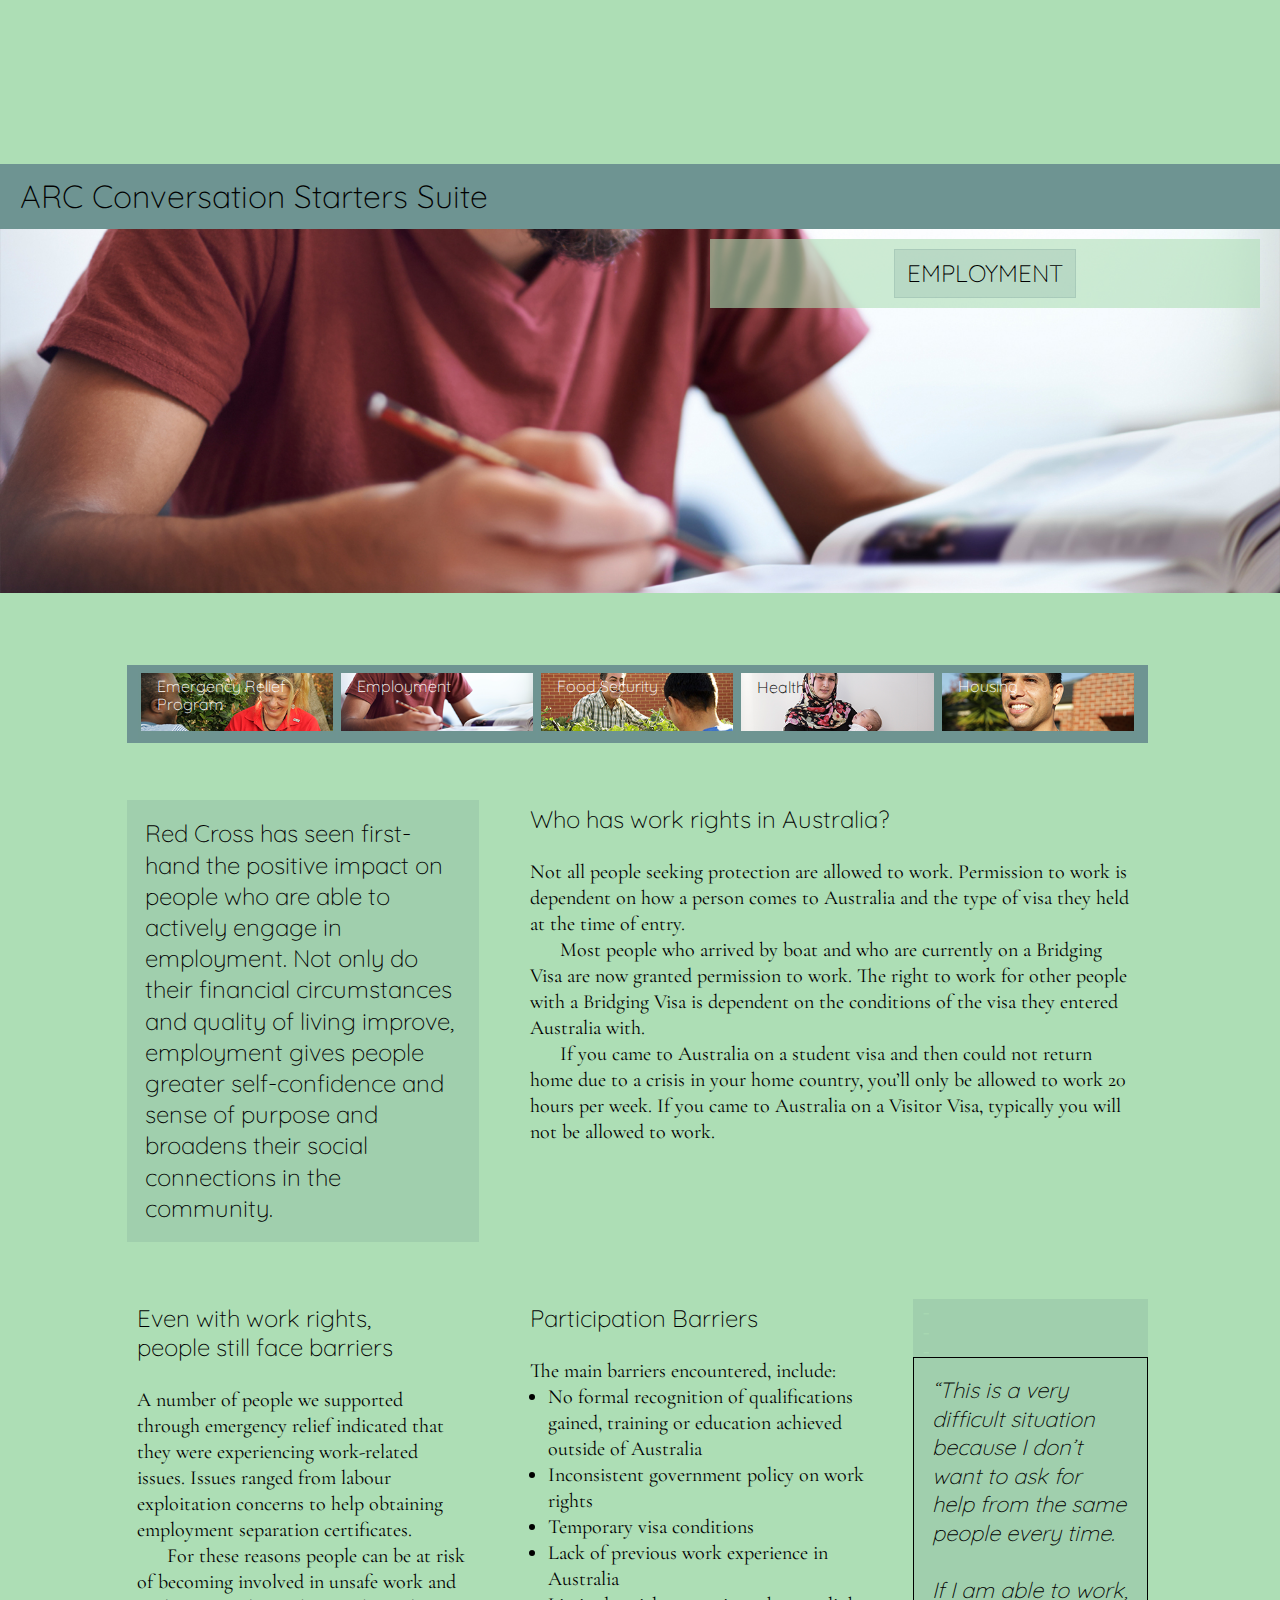
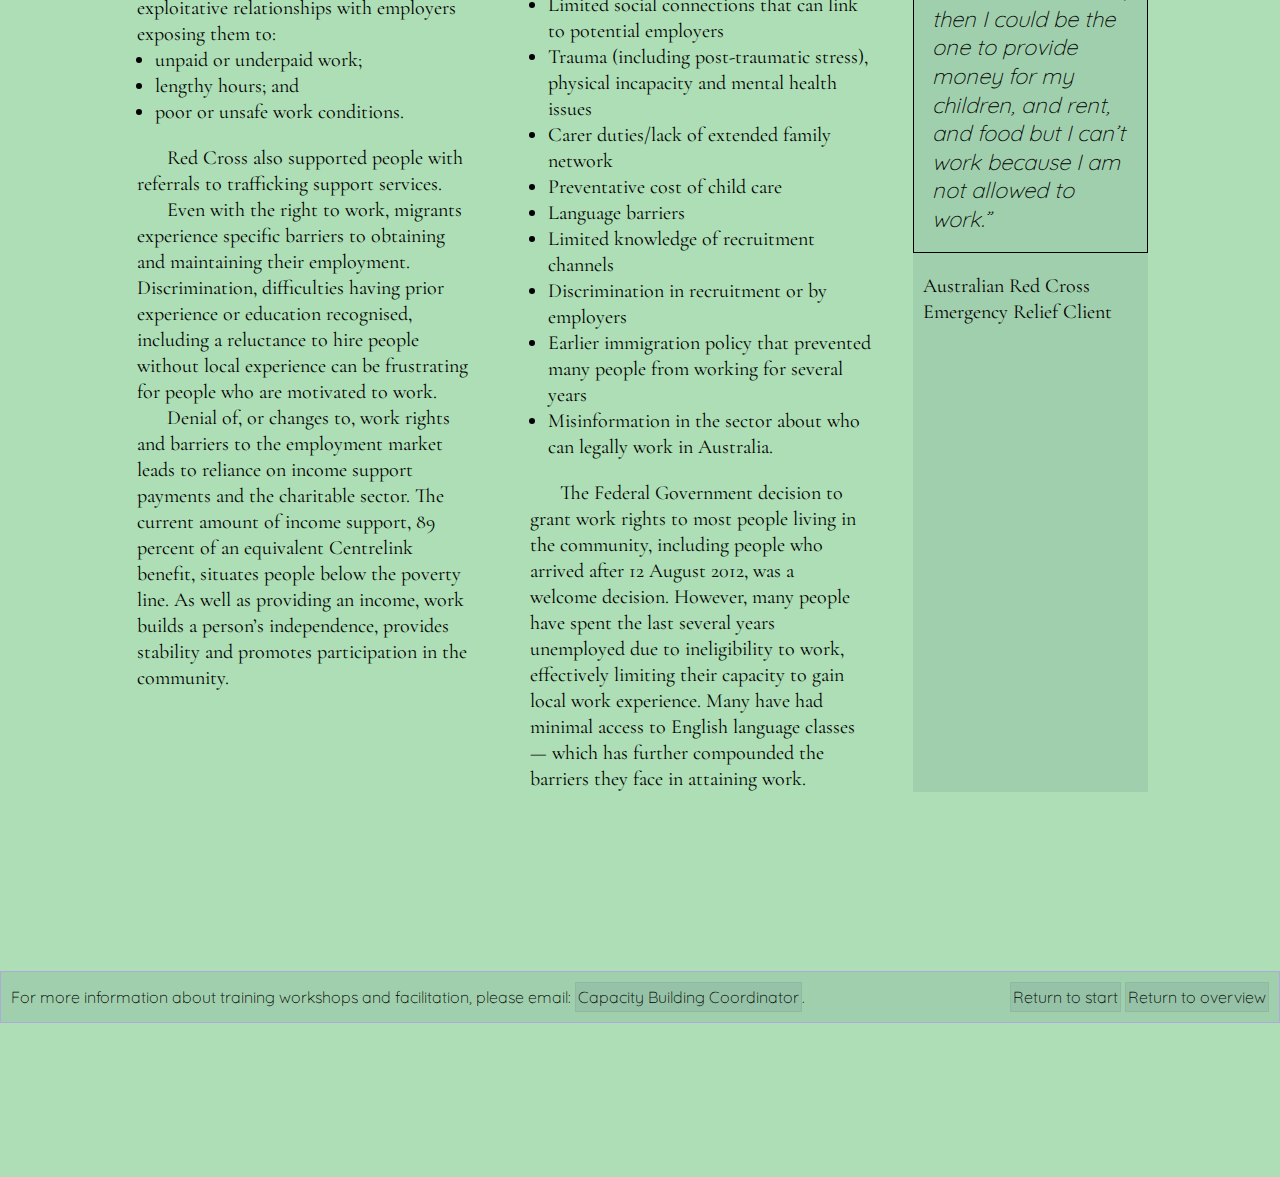
<file: unit_6/index.html>
<!DOCTYPE html>
<html lang="en">
<head>
	<link rel="stylesheet" type="text/css" href="css/style.css">
	<meta charset="utf-8">
	<title>Caseworker Resources</title>
</head>
<body class="clearfix">
	<section id="heroimage">  <!--this is the first hero image part-->
		<div class="item1headerA">
			<h1>ARC Conversation Starters Suite</h1>
		</div>
		<div class="topimagecontainer">
			<img src="images/015-RedCrossCERES-2015-12-15_cropped.jpg" alt="015-RedCrossCERES-2015-12-15_cropped.jpg">
			<div class="top-right-alignleft">
				<h1>Conversation starters and information <br>for stakeholders engaging with asylum <br>seekers and refugees.</h1>
			</div>
			<div class="top-right-lower">
				<a href="#OverviewAnchor"><h2>VIEW TOPICS</h2></a>
			</div> 
  		</div>
  	</section>
  	<section id="OverviewAnchor">  <!--this is the overview section-->
  	  	<div class="item1headerA">
  			<h1>ARC Conversation Starters Suite</h1>
  		</div>
  		<div class="grid-container-oview">
  			<div class="item1aspacerpane_row2">
  				<p class="p1">_</p>
  				<p class="p1">_</p>
  				<p class="p1">_</p>
  			</div>
  			<div class="item2leftpagepad">
  				<p class="p1">_</p>
  			</div>
  			<div class="item3headline">
				<h1>Conversation starters and information <br>for stakeholders engaging with <br>asylum seekers and refugees.</h1>
			</div>
			<div class="item4heroimage">
				<h4>This suite presents discussion topics across key areas <br>with which asylum seekers and refugees require support <br>during settlement phases in Australia.</h4>
				<br>
				<img src="images/015-RedCrossCERES-2015-12-15_Reduced.jpg" alt="015 Ceres">
			</div>
			<div class="item5quotetext">
  				<p class="p2">"Most migrants are resilient, innovative, resourceful and find <br>ways to focus on the positive <br>even in darker days. <br>Feeling unwelcome, unwanted <br> or feared can put up even <br>more barriers to settlement <br>and inclusion."</p>
  				<p> <br>Judy S, CEO ARC </p>
  			</div>
  			<div class="item6contactNPC">
  				<h3>Book your <br>team's training</h3>
  				<p>To obtain additional information, <br>or book a facilitator for your team's training, please email:<br><br></p><p class="pcenter"> <a href="mailto:lmarshall@redcross.org.au?subject=Team%20Training%20Booking%20Request">National Program Coordinator</a></p>
  				<p><br></p>
  			</div>
  			<div class="item7topicspane">
	  			<div class="box-a">
	  				<a href="#U5_Anchor"><img src="images/01_ERbutton.png" alt="01_ERbutton.png"></a>
	  				<div class="top-left">
	  					<h4 class="h4white">Emergency Relief Program</h4>
	  				</div>
	  			</div>
	  		  	<div class="box-b">
	  		  		<a href="#U6_Anchor"><img src="images/02_Employmentbutton.png" alt="02_Employmentbutton.png"></a>
	  		  		<div class="top-left">
			  		  	<h4 class="h4white">Employment</h4>
			  		</div>
	  		  	</div>
	  		  	<div class="box-c">
	  		  		<a href="#"><img src="images/03_Foodbutton.png" alt="03_Foodbutton.png"></a>
	  		  		<div class="top-left">
	  		  			<h4 class="h4white">Food Security</h4>
	  		  		</div>
	  		  	</div>
	  		  	<div class="box-d">
	  		  		<a href="#"><img src="images/04_Healthbutton.png" alt="04_Healthbutton.png"></a>
	  		  		<div class="top-left">
	  		  			<h4>Health</h4>
	  		  		</div>
	  		  	</div>
	  		  	<div class="box-e">
	  		  		<a href="#"><img src="images/05_Housingbutton.png" alt="05_Housingbutton.png"></a>
	  		  		<div class="top-left">
	  		  			<h4 class="h4white">Housing</h4>	
		  		  	</div>
	  		  	</div>
	  		</div>
	  		<div class="item7aspacerpane">
	  		  	<p class="p1">_</p>
	  		</div>
	  		<div class="item8buttonsbarwrapper">
	  			<div class="box-2a-rowstart">  
	  				<h5>Subsite pages</h5>
	  			</div>
	  			<div class="box-2a">
	  				<a href="#">Resource 1 </a>
	  			</div>
	  			<div class="box-2b">
	  				<a href="#">Resource 2 </a>
	  			</div>
	  			<div class="box-2c">
	  				<a href="#">Resource 3 </a>
	  			</div>
	  			<div class="box-2d">
	  				<a href="#">Resource 4 </a>
	  			</div>
	  			<div class="box-2e">
	  				<a href="#">Resource 5 </a>
	  			</div>
	  			<div class="box-2f">
	  				<a href="#">Resource 6 </a>
	  			</div>
	  			<p class="p1">_</p>
	  			<div class="box-2g-rowstart">
	  				<h5>External information</h5>
	  			</div>
	  			<div class="box-2g">
	  				<a href="#">External site 1 </a>
	  			</div>
	  			<div class="box-2h">
	  				<a href="#">External site 2 </a>
	  			</div>
	  			<div class="box-2i">
	  				<a href="#">External site 3 </a>
	  			</div>
	  			<div class="box-2j">
	  				<a href="#">External site 4 </a>
	  			</div>
	  			<div class="box-2k">
	  				<a href="#">External site 5 </a>
	  			</div>
	  			<div class="box-2l">
	  				<a href="#">External site 6 </a>
	  			</div>
			</div>
		</div>
	<footer class="footer">
		<div class="pleft">For more information about training workshops and facilitation, please email: <a href="mailto:lmarshall@redcross.org.au?subject=Training%20or%20Facilitation%20Enquiry">Capacity Building Coordinator</a>.</div>
		<div class="pright"><a href="#heroimage">Return to start</a> <a href="#OverviewAnchor">Return to overview</a></div>
	</footer>

	</section>
<!--this is the beginning of the unit 5 project -->
	<section id="U5_ER-Program_heroimage">  <!--this is the header and hero image part in Unit 5-->
		<p id="U5_Anchor" class="p1">_</p>
		<div class="item1headerA">
			<h1>ARC Conversation Starters Suite</h1>
		</div>
		<div class="topimagecontainer">
			<img src="images/01__ER_heroshot_resized.jpg" alt="01__ER_heroshot_resized.jpg">
			<div class="top-right-aligncenter">
				<a href="#ERAnchor"><h2>EMERGENCY RELIEF PROGRAM</h2></a>
			</div>
		</div>
		<div class="item1aspacerpane_row2">
			<p class="p1">_</p>
			<p class="p1">_</p>
			<p class="p1">_</p>
  		</div>
	</section>	
<!--this is the wrapper or container part in Unit 5-->
	<div class="grid-container-A">
		<div class="item2leftpagepad">
  			<p id="ERAnchor" class="p1">_</p>
  		</div>
<!--this is the nav bar of topics in Unit 5-->  		
  		<div class="nav">
	  		<div class="box-3a">
	  			<a href="#U5_Anchor"><img src="images/01_ERbutton.png" alt="01_ERbutton.png"></a>
	  			<div class="top-left">
	  				<h4 class="h4white">Emergency Relief Program</h4>
	  			</div>
	  		</div>
	  		<div class="box-3b">
	  			<a href="#U6_Anchor"><img src="images/02_Employmentbutton.png" alt="02_Employmentbutton.png"></a>
	  			<div class="top-left">
				  	<h4 class="h4white">Employment</h4>
				</div>
	  		</div>
	  		<div class="box-3c">
	  			<a href="#"><img src="images/03_Foodbutton.png" alt="03_Foodbutton.png"></a>
	  			<div class="top-left">
	  				<h4 class="h4white">Food Security</h4>
	  			</div>
	  		</div>
	  		<div class="box-3d">
	  			<a href="#"><img src="images/04_Healthbutton.png" alt="04_Healthbutton.png"></a>
	  			<div class="top-left">
	  				<h4>Health</h4>
	  			</div>
	  		</div>
	  		<div class="box-3e">
	  			<a href="#"><img src="images/05_Housingbutton.png" alt="05_Housingbutton.png"></a>
	  			<div class="top-left">
	  				<h4 class="h4white">Housing</h4>	
		  	 	</div>
	  		</div>
		</div>
		<div class="item1aspacerpane_row4">
			<p class="p1">_</p>
			<p class="p1">_</p>
			<p class="p1">_</p>
  		</div>

<!--this is aside_1-->

		<div class="aside_1">
			<p class="pstandout">Throughout 2016 Red Cross provided Emergency Relief support to more than 2,100&nbsp;people including those seeking protection, refugees and other migrants, in times of urgent need.</p>
		</div>
		<div class="art1">
			<p class="p4"><span>The Red Cross Emergency Relief Program was created in 2002 to provide support to people frequently at risk of poverty, malnutrition and social isolation.</span> </p>
			<p class="p1">_</p>
			<p class="p3">Since this vital program started, Red Cross staff and volunteers have assisted more than 12,000&nbsp;people across Australia.</p>
			<p class="p3">As the country’s only nationwide emergency relief provider specifically supporting migrants in crisis, Red Cross adapts the program to the urgent needs in each state and territory to deliver the support to people who need it most.</p>
			<p class="p3">Our Emergency Relief program provides vital insight into emerging vulnerabilities faced by people in the community.</p>
			<br>
			<p class="p4">In 2016:</p>
			<ul>
				<li class="p4">Red Cross provided assistance to more than 2,100 people in the form of financial and material support including food vouchers, basic household items, school supplies, medical expenses, accommodation support and support with utility bills.</li>
				<li class="p4">Deprivation of the ‘basics’ was the principle driver for people seeking emergency relief, representing the primary need in over half of all presentations.&#185;</li>
				<li class="p4">Financial costs associated with sending children to school or the supply of nappies and clothes for infants were issues for 40 percent of families we worked with.</li>
			</ul>
			<br>
			<p class="p3">The majority of people who sought support from Red Cross Emergency Relief in 2016 were people who had submitted a request for government support or people who had received an adverse decision regarding an application for protection and were struggling to meet their basic needs while awaiting the outcome.</p>
			<br>
			<br>
			<p class="pfootnote">&#185;&nbsp;&nbsp;Food, clothing or transport support. This also includes material items that are essential to ensuring a safe and suitable living environment, such as blankets, bedding or baby items.</p>
		</div>

		<div class="item1aspacerpane_row6">
			<p class="p1">_</p>
			<p class="p1">_</p>
			<p class="p1">_</p>
  		</div>

		<div class="art2">
			<h2>Who accesses <br>Emergency Relief (ER)?</h2>
			<br>
			<p class="p4">Red Cross Migration Support Programs will provide ER support to anyone who becomes vulnerable as a result of migration.</p>
			<p class="p3">Our data shows that the majority of people who are accessing emergency relief through our program include:</p>
			<ul>
				<li class="p4">Recipients of a Bridging Visa E (BV E) – usually people seeking protection who arrived by boat and have spent time in immigration detention facilities.</li>
				<li class="p4">People who arrived by air with a valid visa and have then sought protection.</li>
				<li class="p4">People who have had an initial claim for protection refused and are having that decision reviewed in the Federal Circuit Court.</li>
				<li class="p4">People who are considered to be on a ‘return pathway’&#178; to their home countries.</li>
			</ul>
			<br>
			<p class="p3">Visa conditions may mean people cannot legally work, access Centrelink, Medicare or access other government assistance. Eligibility requirements for government assistance via the Status Resolution Support Services (SRSS) program are strict and there can be long waiting periods.</p> 
			<p class="p3">For those without a reliable source of alternative income and with no access to formal safety nets, the situation can become very serious, very quickly.</p>
			<br>
			<br>
			<p class="pfootnote">&#178;&nbsp;&nbsp;People who have been determined by the Administrative Appeals tribunal as not meeting Australia’s protection obligations.</p>
		</div>
		<div class="art3">
			<h2>What support does Red Cross provide via Emergency Relief?</h2>
			<br>
			<p class="p4">Red Cross Emergency Relief helps to support the most vulnerable in the community by providing vouchers for essential items, material aid and one off cash payments.</p>
			<p class="p3">We organise referrals and transport assistance and support people to address their health needs.</p>
			<p class="p3">Some examples of Emergency Relief <br>Red Cross has provided include:</p>
			<ul>
				<li class="p4">Food packages to individuals and families who would otherwise go hungry in Western Australia.</li>
				<li class="p4">Donated household setup goods for a family in need or a refurbished bicycle to help an asylum seeker to be independent, self-reliant and healthy in Victoria.</li>
				<li class="p4">Cooking classes and gardening workshops to help with budgeting and healthy eating in South Australia.</li>
				<li class="p4">Transport vouchers to access English classes to help engage people in their communities in Northern Territory.</li>
				<li class="p4">Engaging dentists to donate their time to ensure dental health, or providing donated winter clothing, blankets and toys to children and families in New South Wales.</li>
			</ul>
		</div>
		<div class="aside_2">
			<p class="p1">_</p>
			<p class="p1">_</p>
			<p class="p1">_</p>
			<p class="pstandout2">&#147;If there were no humanitarian organisations, it would be very hard for us to survive these circumstances. They are looking after us and that is a great help at the moment.&#148;</p>
			<br>
			<p class="p4">Australian Red Cross <br>Emergency Relief Client</p>
		</div>
		<div class="item1aspacerpane_row8">
			<p class="p1">_</p>
  		</div>
  	</div>
	<footer class="footer">
		<div class="pleft">For more information about training workshops and facilitation, please email: <a href="mailto:lmarshall@redcross.org.au?subject=Training%20or%20Facilitation%20Enquiry">Capacity Building Coordinator</a>.</div>
		<div class="pright"><a href="#heroimage">Return to start</a> <a href="#OverviewAnchor">Return to overview</a></div>
	</footer>

<!--xxxxxxxxxxxxxxxxxxxxxxxxxxxxxxxxxxxxxxxxxxxx-->
<!--this is the beginning of the unit 6 project -->
	<section id="U6_Employment_heroimage">  <!--this is the header and hero image part in Unit 6-->
		<p id="U6_Anchor" class="p1">_</p>
		<div class="item1headerA">
			<h1>ARC Conversation Starters Suite</h1>
		</div>
		<div class="topimagecontainer">
			<img src="images/02__Employment_heroshot_resized.jpg" alt="02__Employment_heroshot_resized.jpg">
			<div class="top-right-aligncenter">
				<a href="#EmploymntAnchor"><h2>EMPLOYMENT</h2></a>
			</div>
		</div>
		<div class="item1aspacerpane_row2">
			<p class="p1">_</p>
			<p class="p1">_</p>
			<p class="p1">_</p>
  		</div>
	</section>	
<!--this is the wrapper or container part in Unit 6-->
	<div class="grid-container-A">
		<div class="item2leftpagepad">
  			<p id="EmploymntAnchor" class="p1">_</p>
  		</div>
<!--this is the nav bar of topics in Unit 6-->  		
  		<div class="nav">
	  		<div class="box-3a">
	  			<a href="#U5_Anchor"><img src="images/01_ERbutton.png" alt="01_ERbutton.png"></a>
	  			<div class="top-left">
	  				<h4 class="h4white">Emergency Relief Program</h4>
	  			</div>
	  		</div>
	  		<div class="box-3b">
	  			<a href="#U6_Anchor"><img src="images/02_Employmentbutton.png" alt="02_Employmentbutton.png"></a>
	  			<div class="top-left">
				  	<h4 class="h4white">Employment</h4>
				</div>
	  		</div>
	  		<div class="box-3c">
	  			<a href="#"><img src="images/03_Foodbutton.png" alt="03_Foodbutton.png"></a>
	  			<div class="top-left">
	  				<h4 class="h4white">Food Security</h4>
	  			</div>
	  		</div>
	  		<div class="box-3d">
	  			<a href="#"><img src="images/04_Healthbutton.png" alt="04_Healthbutton.png"></a>
	  			<div class="top-left">
	  				<h4>Health</h4>
	  			</div>
	  		</div>
	  		<div class="box-3e">
	  			<a href="#"><img src="images/05_Housingbutton.png" alt="05_Housingbutton.png"></a>
	  			<div class="top-left">
	  				<h4 class="h4white">Housing</h4>	
		  	 	</div>
	  		</div>
		</div>
		<div class="item1aspacerpane_row4">
			<p class="p1">_</p>
			<p class="p1">_</p>
			<p class="p1">_</p>
  		</div>

<!--this is aside_1-->

		<div class="aside_1">
			<p class="pstandout">Red Cross has seen first-hand the positive impact on people who are able to actively engage in employment. Not only do their financial circumstances and quality of living improve, employment gives people greater self-confidence and sense of purpose and broadens their social connections in the community.</p>
		</div>
		<div class="art1">
			<h2>Who has work rights in Australia?</h2>
			<br>
			<p class="p4">Not all people seeking protection are allowed to work. Permission to work is dependent on how a person comes to Australia and the type of visa they held at the time of entry.</p>
			<p class="p3">Most people who arrived by boat and who are currently on a Bridging Visa are now granted permission to work. The right to work for other people with a Bridging Visa is dependent on the conditions of the visa they entered Australia with.</p>
			<p class="p3">If you came to Australia on a student visa and then could not return home due to a crisis in your home country, you’ll only be allowed to work 20 hours per week. If you came to Australia on a Visitor Visa, typically you will not be allowed to work.</p>
		</div>

		<div class="item1aspacerpane_row6">
			<p class="p1">_</p>
			<p class="p1">_</p>
			<p class="p1">_</p>
  		</div>

		<div class="art2">
			<h2>Even with work rights, <br>people still face barriers</h2>
			<br>
			<p class="p4">A number of people we supported through emergency relief indicated that they were experiencing work-related issues. Issues ranged from labour exploitation concerns to help obtaining employment separation certificates.</p>
			<p class="p3">For these reasons people can be at risk of becoming involved in unsafe work and exploitative relationships with employers exposing them to:</p>
			<ul>
				<li class="p4">unpaid or underpaid work;</li>
				<li class="p4">lengthy hours; and</li>
				<li class="p4">poor or unsafe work conditions.</li>
			</ul>
			<br>
			<p class="p3">Red Cross also supported people with referrals to trafficking support services.</p> 
			<p class="p3">Even with the right to work, migrants experience specific barriers to obtaining and maintaining their employment. Discrimination, difficulties having prior experience or education recognised, including a reluctance to hire people without local experience can be frustrating for people who are motivated to work.</p>
			<p class="p3">Denial of, or changes to, work rights and barriers to the employment market leads to reliance on income support payments and the charitable sector. The current amount of income support, 89 percent of an equivalent Centrelink benefit, situates people below the poverty line. As well as providing an income, work builds a person’s independence, provides stability and promotes participation in the community.</p>
		</div>
		<div class="art3">
			<h2>Participation Barriers</h2>
			<br>
			<p class="p4">The main barriers encountered, include:</p>
			<ul>
				<li class="p4">No formal recognition of qualifications gained, training or education achieved outside of Australia</li>
				<li class="p4">Inconsistent government policy on work rights</li>
				<li class="p4">Temporary visa conditions</li>
				<li class="p4">Lack of previous work experience in Australia</li>
				<li class="p4">Limited social connections that can link to potential employers</li>
				<li class="p4">Trauma (including post-traumatic stress), physical incapacity and mental health issues</li>
				<li class="p4">Carer duties/lack of extended family network</li>
				<li class="p4">Preventative cost of child care</li>
				<li class="p4">Language barriers</li>
				<li class="p4">Limited knowledge of recruitment channels</li>
				<li class="p4">Discrimination in recruitment or by employers</li>
				<li class="p4">Earlier immigration policy that prevented many people from working for several years</li>
				<li class="p4">Misinformation in the sector about who can legally work in Australia.</li>
			</ul>
			<br>
			<p class="p3">The Federal Government decision to grant work rights to most people living in the community, including people who arrived after 12 August 2012, was a welcome decision. However, many people have spent the last several years unemployed due to ineligibility to work, effectively limiting their capacity to gain local work experience. Many have had minimal access to English language classes — which has further compounded the barriers they face in attaining work.</p>
		</div>
		<div class="aside_2">
			<p class="p1">_</p>
			<p class="p1">_</p>
			<p class="p1">_</p>
			<p class="pstandout2">&#147;This is a very difficult situation because I don’t want to ask for help from the same people every time. <br><br>If I am able to work, then I could be the one to provide money for my children, and rent, and food but I can’t work because I am not allowed to work.&#148;</p>
			<br>
			<p class="p4">Australian Red Cross <br>Emergency Relief Client</p>
		</div>
		<div class="item1aspacerpane_row8">
			<p class="p1">_</p>
  		</div>
  	</div>
	<footer class="footer">
		<div class="pleft">For more information about training workshops and facilitation, please email: <a href="mailto:lmarshall@redcross.org.au?subject=Training%20or%20Facilitation%20Enquiry">Capacity Building Coordinator</a>.</div>
		<div class="pright"><a href="#heroimage">Return to start</a> <a href="#OverviewAnchor">Return to overview</a></div>
	</footer>
</body>
</html>
</file>
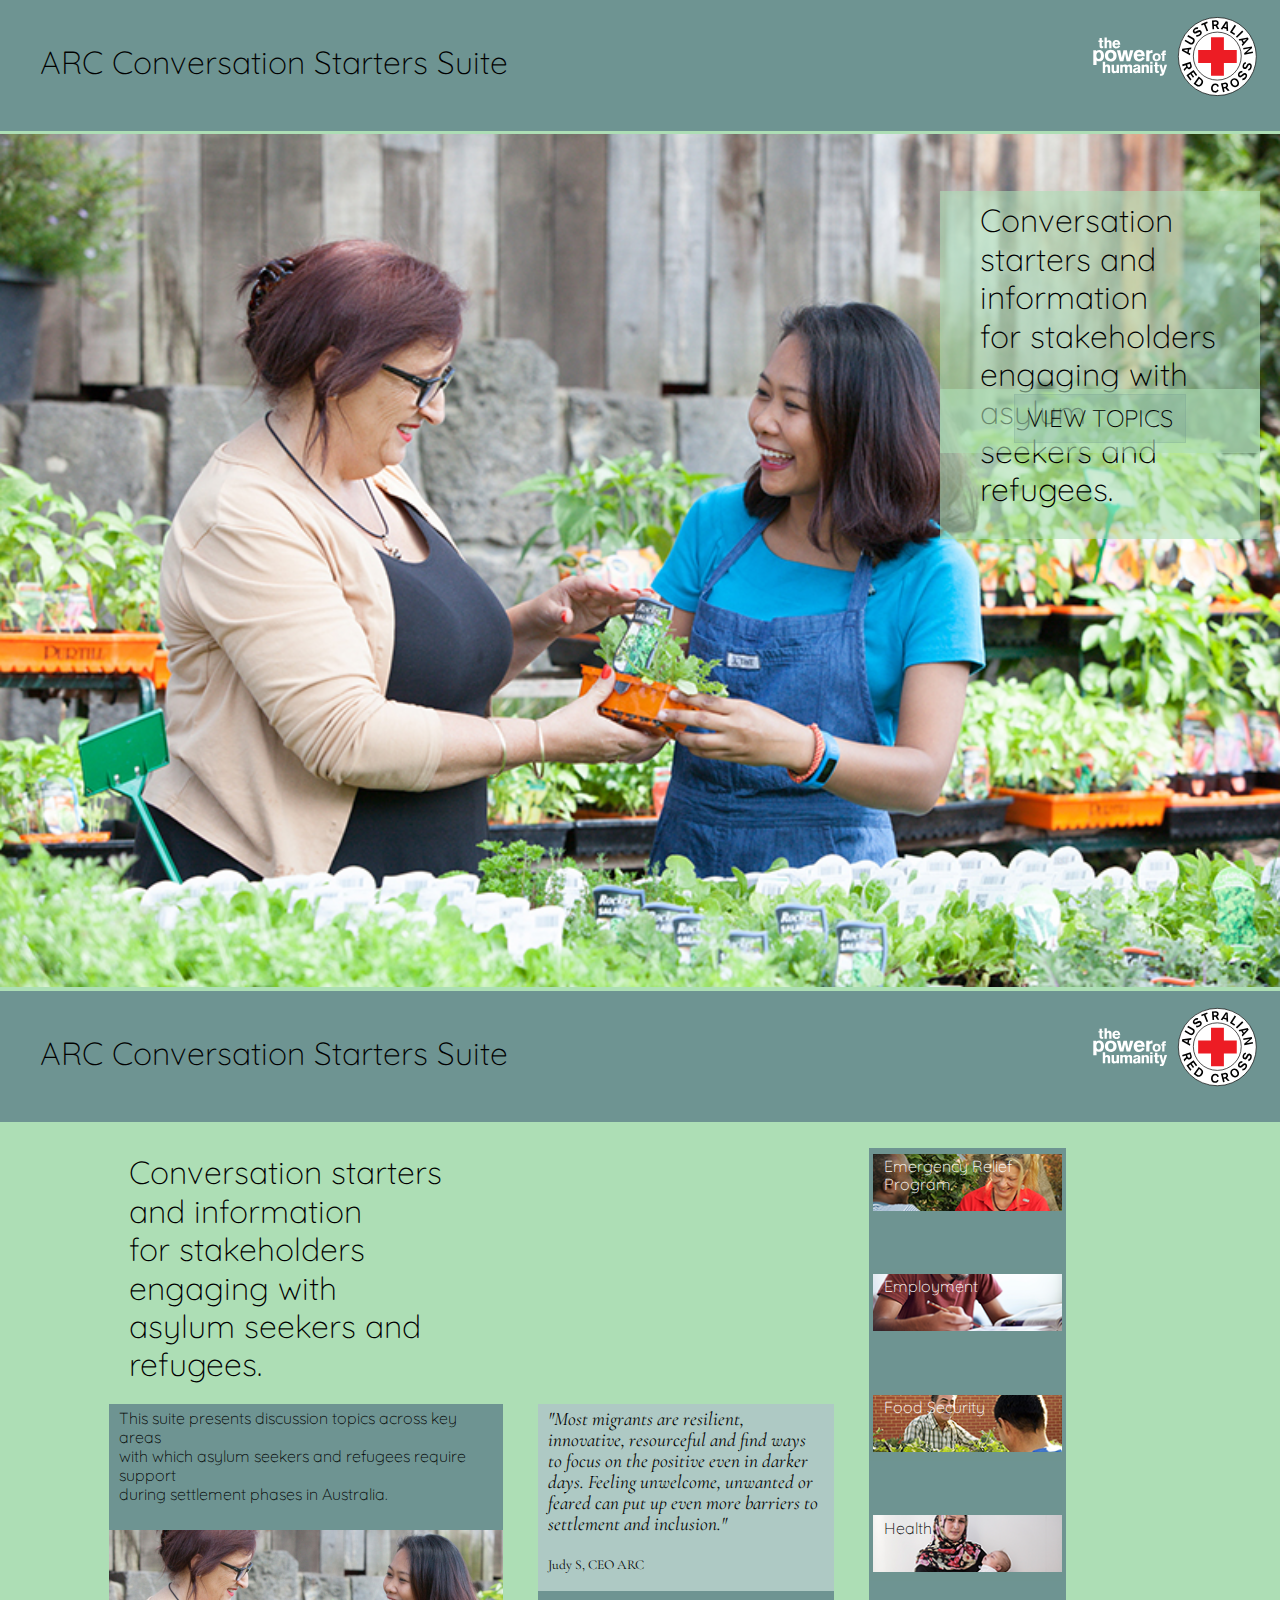
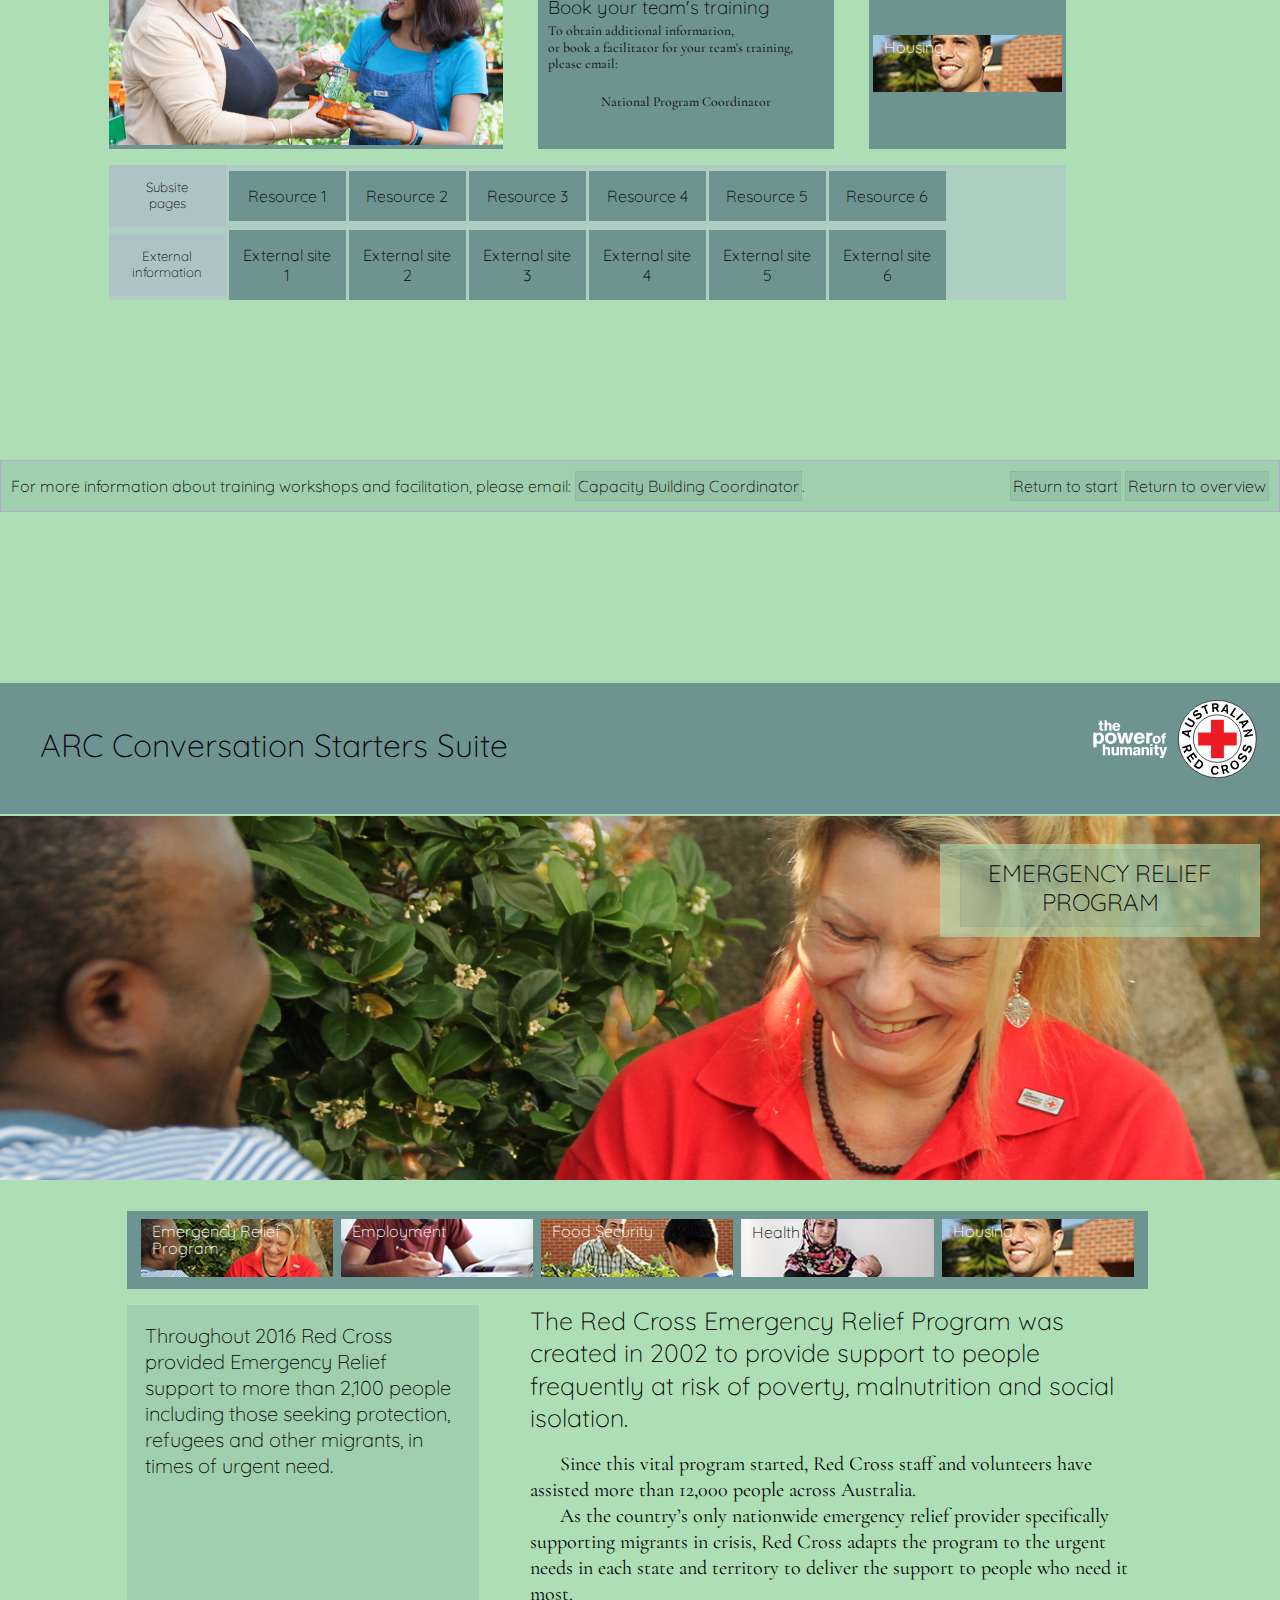
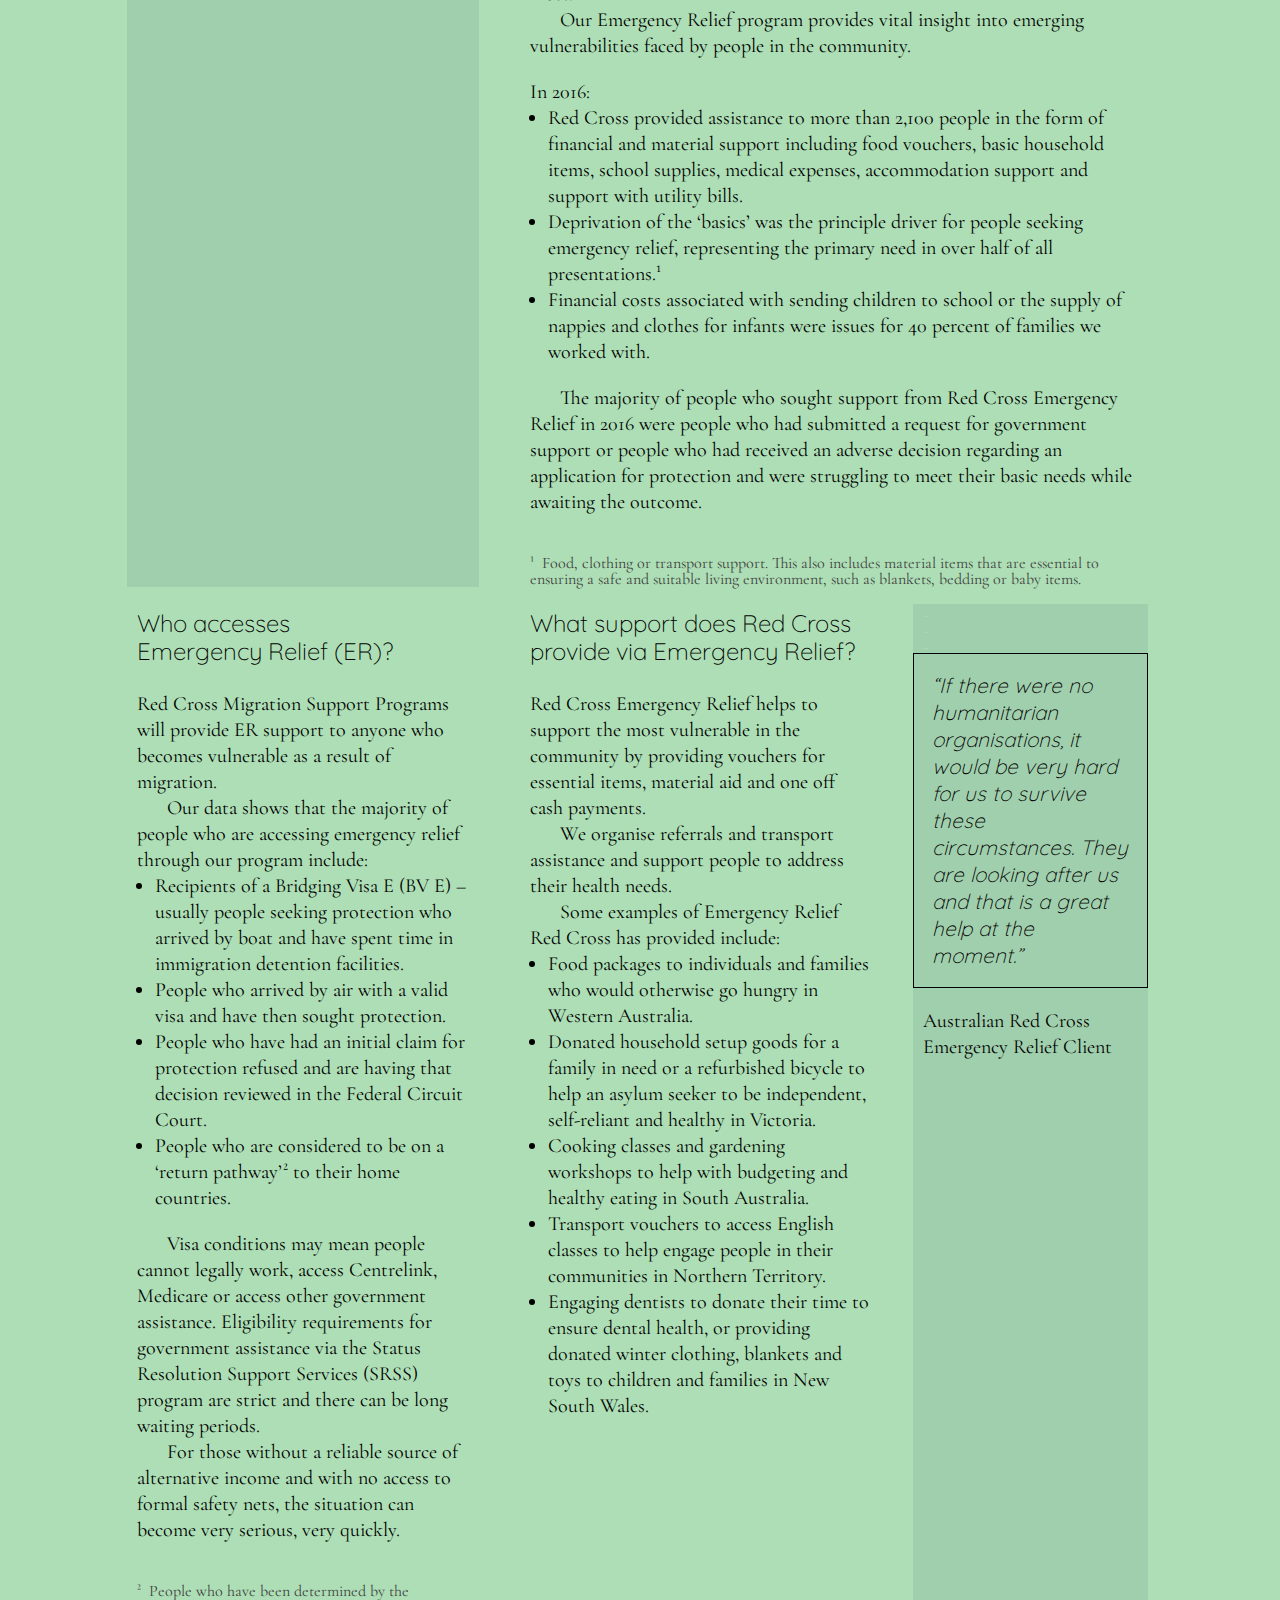
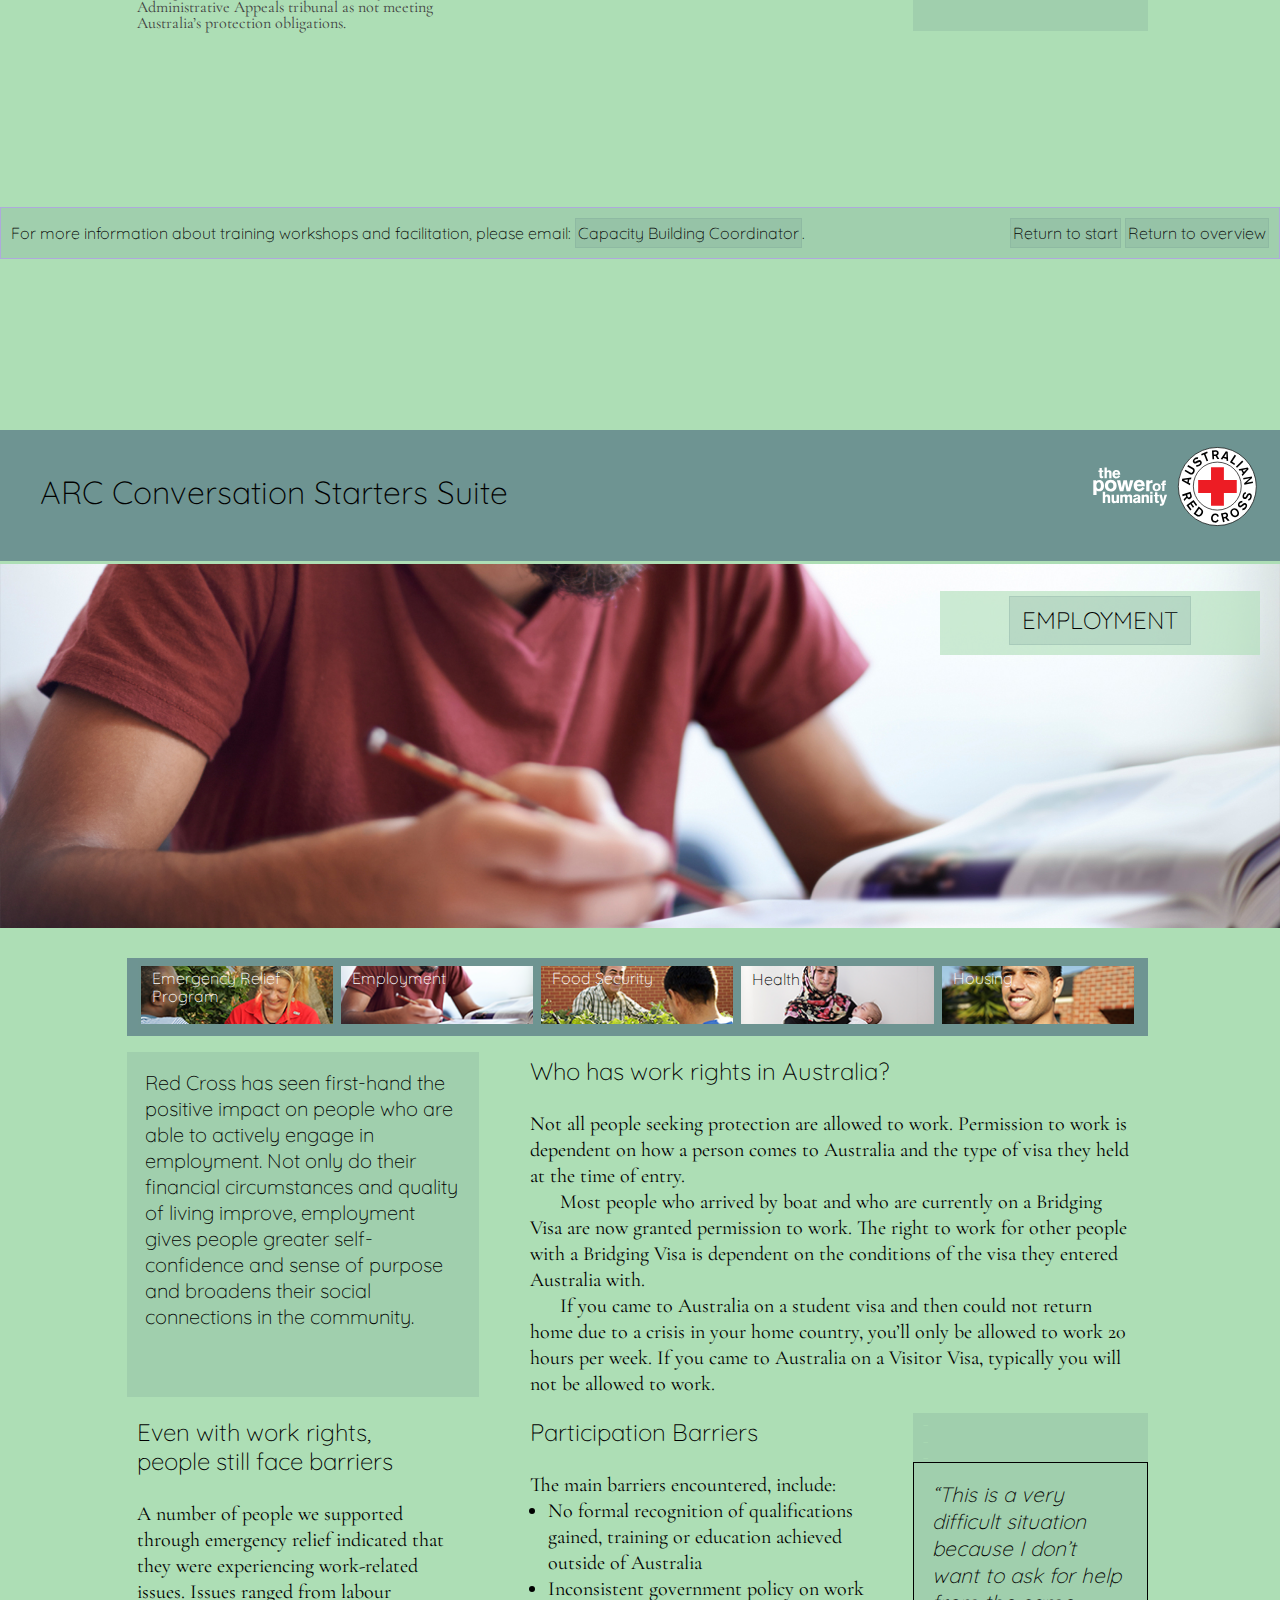
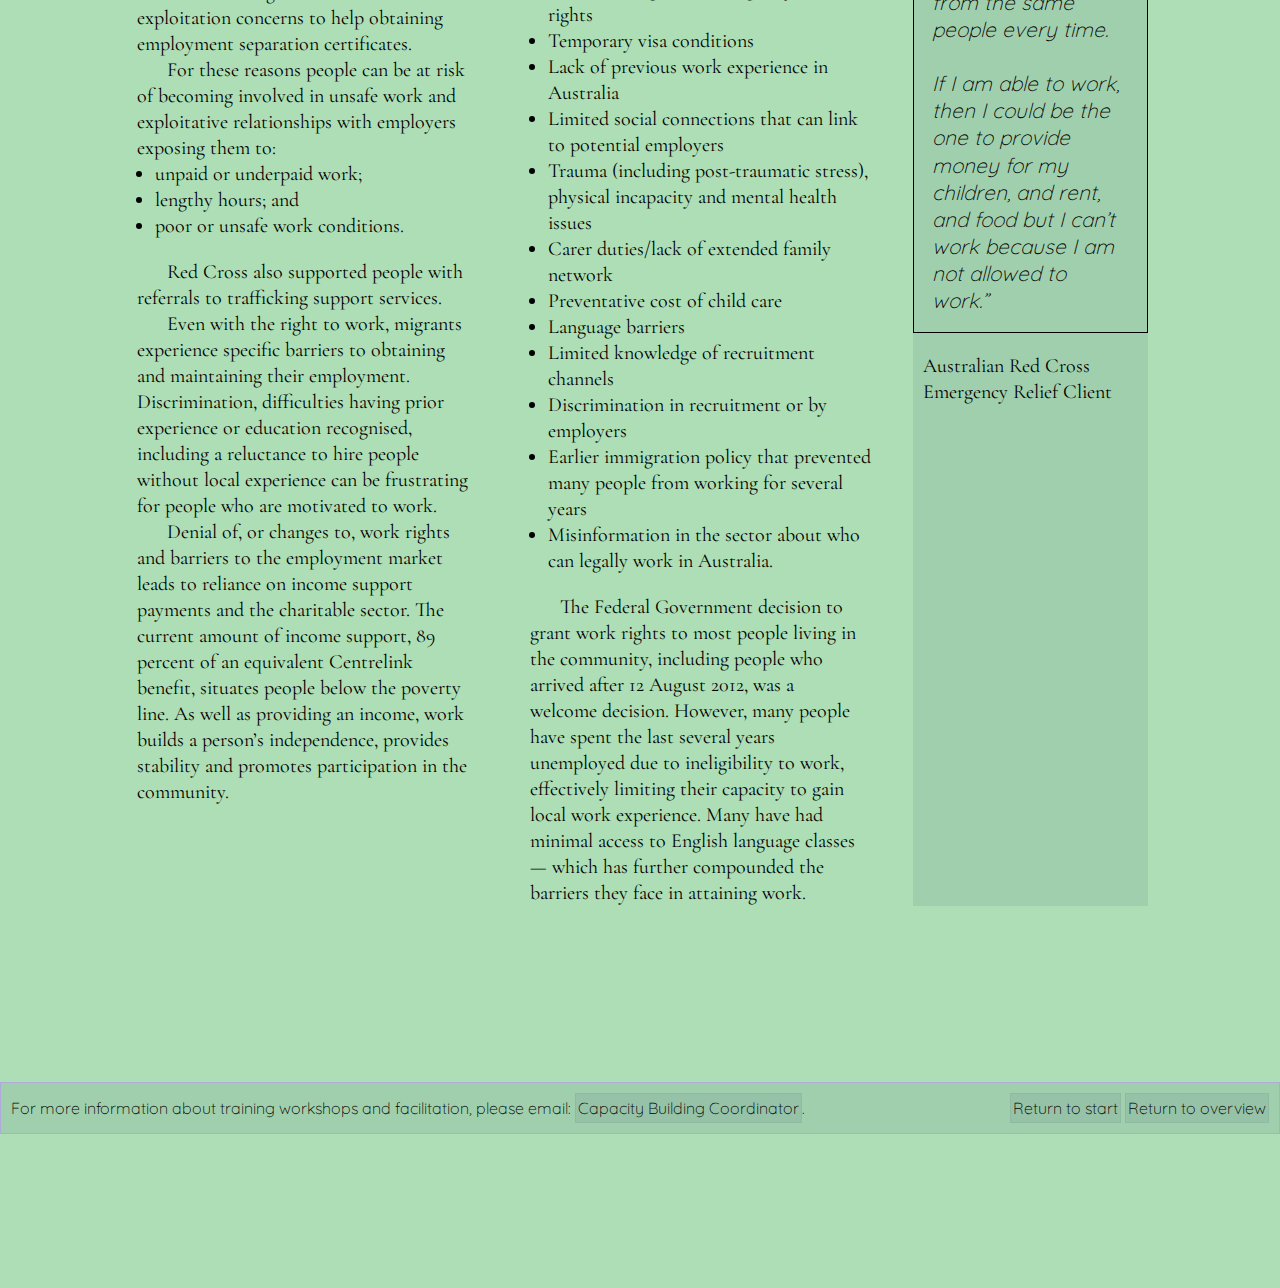
<file: unit_7/index.html>
<!DOCTYPE html>
<html lang="en">
<head>
	<link rel="stylesheet" type="text/css" href="css/style.css">
	<meta charset="utf-8">
	<meta name="viewport" content="width=device-width, initial-scale=1.0">
	<title>Caseworker Resources</title>
</head>
<body class="clearfix">
	<section id="heroimage">  <!--this is the first hero image part-->
		<div class="item1headerA">
			<div class="inner">
				<h1>ARC Conversation Starters Suite</h1>
			</div>
			<div class="inner2">
				<img src="images/CLFull_Horiz-white-txt-nobckgrnd.svg" alt="CLFull_Horiz-white-txt-nobckgrnd.svg" style="min-width: 67%">
			</div>
		</div>
		<div class="topimagecontainer">
			<img src="images/015-RedCrossCERES-2015-12-15-800x533.jpg" alt="015-RedCrossCERES-2015-12-15-800x533.jpg">
			<div class="top-right-alignleft">
				<h1>Conversation starters and information <br>for stakeholders engaging with asylum <br>seekers and refugees.</h1>
			</div>
			<div class="top-right-lower">
				<a href="#OverviewAnchor"><h2>VIEW TOPICS</h2></a>
			</div> 
  		</div>
  	</section>
  	<section id="OverviewAnchor">  <!--this is the overview section-->
		<div class="item1headerA">
			<div class="inner">
				<h1>ARC Conversation Starters Suite</h1>
			</div>
			<div class="inner2">
				<img src="images/CLFull_Horiz-white-txt-nobckgrnd.svg" alt="CLFull_Horiz-white-txt-nobckgrnd.svg" style="min-width: 67%">
			</div>
		</div>
  		<div class="grid-container-oview">
  			<div class="item1aspacerpane_row2">
  				<p class="p1">_</p>
  			</div>
  			<div class="item2leftpagepad">
  				<p class="p1">_</p>
  			</div>
  			<div class="item3headline">
				<h1>Conversation starters and information <br>for stakeholders engaging with <br>asylum seekers and refugees.</h1>
			</div>
			<div class="item4heroimage">
				<h4>This suite presents discussion topics across key areas <br>with which asylum seekers and refugees require support <br>during settlement phases in Australia.</h4>
				<br>
				<img src="images/015-RedCrossCERES-2015-12-15_Reducedcropped.jpg" alt="015-RedCrossCERES-2015-12-15_Reducedcropped.jpg">
			</div>
			<div class="item5quotetext">
  				<p class="p2">"Most migrants are resilient, innovative, resourceful and find ways to focus on the positive even in darker days. Feeling unwelcome, unwanted or feared can put up even more barriers to settlement and inclusion."</p>
  				<p> <br>Judy S, CEO ARC </p>
  			</div>
  			<div class="item6contactNPC">
  				<h3>Book your team's training</h3>
  				<p>To obtain additional information, <br>or book a facilitator for your team's training, please email:<br><br></p><p class="pcenter"> <a href="mailto:lmarshall@redcross.org.au?subject=Team%20Training%20Booking%20Request">National Program Coordinator</a></p>
  				<p><br></p>
  			</div>
  			<div class="item7topicspane">
	  			<div class="box-a">
	  				<a href="#U5_Anchor"><img src="images/01_ERbutton.png" alt="01_ERbutton.png"></a>
	  				<div class="top-left">
	  					<h4 class="h4white">Emergency Relief Program</h4>
	  				</div>
	  			</div>
	  		  	<div class="box-b">
	  		  		<a href="#U6_Anchor"><img src="images/02_Employmentbutton.png" alt="02_Employmentbutton.png"></a>
	  		  		<div class="top-left">
			  		  	<h4 class="h4white">Employment</h4>
			  		</div>
	  		  	</div>
	  		  	<div class="box-c">
	  		  		<a href="#"><img src="images/03_Foodbutton.png" alt="03_Foodbutton.png"></a>
	  		  		<div class="top-left">
	  		  			<h4 class="h4white">Food Security</h4>
	  		  		</div>
	  		  	</div>
	  		  	<div class="box-d">
	  		  		<a href="#"><img src="images/04_Healthbutton.png" alt="04_Healthbutton.png"></a>
	  		  		<div class="top-left">
	  		  			<h4>Health</h4>
	  		  		</div>
	  		  	</div>
	  		  	<div class="box-e">
	  		  		<a href="#"><img src="images/05_Housingbutton.png" alt="05_Housingbutton.png"></a>
	  		  		<div class="top-left">
	  		  			<h4 class="h4white">Housing</h4>	
		  		  	</div>
	  		  	</div>
	  		</div>
	  		<div class="item7aspacerpane">
	  		  	<p class="p1">_</p>
	  		</div>
	  		<div class="item8buttonsbarwrapper">
	  			<div class="box-2a-rowstart">  
	  				<h5>Subsite pages</h5>
	  			</div>
	  			<div class="box-2a">
	  				<a href="#">Resource 1 </a>
	  			</div>
	  			<div class="box-2b">
	  				<a href="#">Resource 2 </a>
	  			</div>
	  			<div class="box-2c">
	  				<a href="#">Resource 3 </a>
	  			</div>
	  			<div class="box-2d">
	  				<a href="#">Resource 4 </a>
	  			</div>
	  			<div class="box-2e">
	  				<a href="#">Resource 5 </a>
	  			</div>
	  			<div class="box-2f">
	  				<a href="#">Resource 6 </a>
	  			</div>
	  			<p class="p1">_</p>
	  			<div class="box-2g-rowstart">
	  				<h5>External information</h5>
	  			</div>
	  			<div class="box-2g">
	  				<a href="#">External site 1 </a>
	  			</div>
	  			<div class="box-2h">
	  				<a href="#">External site 2 </a>
	  			</div>
	  			<div class="box-2i">
	  				<a href="#">External site 3 </a>
	  			</div>
	  			<div class="box-2j">
	  				<a href="#">External site 4 </a>
	  			</div>
	  			<div class="box-2k">
	  				<a href="#">External site 5 </a>
	  			</div>
	  			<div class="box-2l">
	  				<a href="#">External site 6 </a>
	  			</div>
			</div>
		</div>
	<footer class="footer">
		<div class="pleft">For more information about training workshops and facilitation, please email: <a href="mailto:lmarshall@redcross.org.au?subject=Training%20or%20Facilitation%20Enquiry">Capacity Building Coordinator</a>.</div>
		<div class="pright"><a href="#heroimage">Return to start</a> <a href="#OverviewAnchor">Return to overview</a></div>
	</footer>

	</section>
<!--this is the beginning of the unit 5 project -->
	<section id="U5_ER-Program_heroimage">  <!--this is the header and hero image part in Unit 5-->
		<p id="U5_Anchor" class="p1">_</p>
		<div class="item1headerA">
			<div class="inner">
				<h1>ARC Conversation Starters Suite</h1>
			</div>
			<div class="inner2">
				<img src="images/CLFull_Horiz-white-txt-nobckgrnd.svg" alt="CLFull_Horiz-white-txt-nobckgrnd.svg" style="min-width: 67%">
			</div>
		</div>
		<div class="topimagecontainer">
			<img src="images/01_ER_heroshot.jpg" alt="01_ER_heroshot.jpg">
			<div class="top-right-aligncenter">
				<a href="#ERAnchor"><h2>EMERGENCY RELIEF PROGRAM</h2></a>
			</div>
		</div>
		<div class="item1aspacerpane_row2">
			<p class="p1">_</p>
  		</div>
	</section>	
<!--this is the wrapper or container part in Unit 5-->
	<div class="grid-container-A">
		<div class="item2leftpagepad">
  			<p id="ERAnchor" class="p1">_</p>
  		</div>
<!--this is the nav bar of topics in Unit 5-->  		
  		<div class="nav">
	  		<div class="box-3a">
	  			<a href="#U5_Anchor"><img src="images/01_ERbutton.png" alt="01_ERbutton.png"></a>
	  			<div class="top-left">
	  				<h4 class="h4white">Emergency Relief Program</h4>
	  			</div>
	  		</div>
	  		<div class="box-3b">
	  			<a href="#U6_Anchor"><img src="images/02_Employmentbutton.png" alt="02_Employmentbutton.png"></a>
	  			<div class="top-left">
				  	<h4 class="h4white">Employment</h4>
				</div>
	  		</div>
	  		<div class="box-3c">
	  			<a href="#"><img src="images/03_Foodbutton.png" alt="03_Foodbutton.png"></a>
	  			<div class="top-left">
	  				<h4 class="h4white">Food Security</h4>
	  			</div>
	  		</div>
	  		<div class="box-3d">
	  			<a href="#"><img src="images/04_Healthbutton.png" alt="04_Healthbutton.png"></a>
	  			<div class="top-left">
	  				<h4>Health</h4>
	  			</div>
	  		</div>
	  		<div class="box-3e">
	  			<a href="#"><img src="images/05_Housingbutton.png" alt="05_Housingbutton.png"></a>
	  			<div class="top-left">
	  				<h4 class="h4white">Housing</h4>	
		  	 	</div>
	  		</div>
		</div>
		<div class="item1aspacerpane_row4">
			<p class="p1">_</p>
  		</div>

<!--this is aside_1-->

		<div class="aside_1">
			<p class="pstandout">Throughout 2016 Red Cross provided Emergency Relief support to more than 2,100&nbsp;people including those seeking protection, refugees and other migrants, in times of urgent need.</p>
		</div>
		<div class="art1">
			<p class="p4"><span>The Red Cross Emergency Relief Program was created in 2002 to provide support to people frequently at risk of poverty, malnutrition and social isolation.</span> </p>
			<p class="p1">_</p>
			<p class="p3">Since this vital program started, Red Cross staff and volunteers have assisted more than 12,000&nbsp;people across Australia.</p>
			<p class="p3">As the country’s only nationwide emergency relief provider specifically supporting migrants in crisis, Red Cross adapts the program to the urgent needs in each state and territory to deliver the support to people who need it most.</p>
			<p class="p3">Our Emergency Relief program provides vital insight into emerging vulnerabilities faced by people in the community.</p>
			<br>
			<p class="p4">In 2016:</p>
			<ul>
				<li class="p4">Red Cross provided assistance to more than 2,100 people in the form of financial and material support including food vouchers, basic household items, school supplies, medical expenses, accommodation support and support with utility bills.</li>
				<li class="p4">Deprivation of the ‘basics’ was the principle driver for people seeking emergency relief, representing the primary need in over half of all presentations.&#185;</li>
				<li class="p4">Financial costs associated with sending children to school or the supply of nappies and clothes for infants were issues for 40 percent of families we worked with.</li>
			</ul>
			<br>
			<p class="p3">The majority of people who sought support from Red Cross Emergency Relief in 2016 were people who had submitted a request for government support or people who had received an adverse decision regarding an application for protection and were struggling to meet their basic needs while awaiting the outcome.</p>
			<br>
			<br>
			<p class="pfootnote">&#185;&nbsp;&nbsp;Food, clothing or transport support. This also includes material items that are essential to ensuring a safe and suitable living environment, such as blankets, bedding or baby items.</p>
		</div>

		<div class="item1aspacerpane_row6">
			<p class="p1">_</p>
  		</div>

		<div class="art2">
			<h2>Who accesses <br>Emergency Relief (ER)?</h2>
			<br>
			<p class="p4">Red Cross Migration Support Programs will provide ER support to anyone who becomes vulnerable as a result of migration.</p>
			<p class="p3">Our data shows that the majority of people who are accessing emergency relief through our program include:</p>
			<ul>
				<li class="p4">Recipients of a Bridging Visa E (BV E) – usually people seeking protection who arrived by boat and have spent time in immigration detention facilities.</li>
				<li class="p4">People who arrived by air with a valid visa and have then sought protection.</li>
				<li class="p4">People who have had an initial claim for protection refused and are having that decision reviewed in the Federal Circuit Court.</li>
				<li class="p4">People who are considered to be on a ‘return pathway’&#178; to their home countries.</li>
			</ul>
			<br>
			<p class="p3">Visa conditions may mean people cannot legally work, access Centrelink, Medicare or access other government assistance. Eligibility requirements for government assistance via the Status Resolution Support Services (SRSS) program are strict and there can be long waiting periods.</p> 
			<p class="p3">For those without a reliable source of alternative income and with no access to formal safety nets, the situation can become very serious, very quickly.</p>
			<br>
			<br>
			<p class="pfootnote">&#178;&nbsp;&nbsp;People who have been determined by the Administrative Appeals tribunal as not meeting Australia’s protection obligations.</p>
		</div>
		<div class="art3">
			<h2>What support does Red Cross provide via Emergency Relief?</h2>
			<br>
			<p class="p4">Red Cross Emergency Relief helps to support the most vulnerable in the community by providing vouchers for essential items, material aid and one off cash payments.</p>
			<p class="p3">We organise referrals and transport assistance and support people to address their health needs.</p>
			<p class="p3">Some examples of Emergency Relief <br>Red Cross has provided include:</p>
			<ul>
				<li class="p4">Food packages to individuals and families who would otherwise go hungry in Western Australia.</li>
				<li class="p4">Donated household setup goods for a family in need or a refurbished bicycle to help an asylum seeker to be independent, self-reliant and healthy in Victoria.</li>
				<li class="p4">Cooking classes and gardening workshops to help with budgeting and healthy eating in South Australia.</li>
				<li class="p4">Transport vouchers to access English classes to help engage people in their communities in Northern Territory.</li>
				<li class="p4">Engaging dentists to donate their time to ensure dental health, or providing donated winter clothing, blankets and toys to children and families in New South Wales.</li>
			</ul>
		</div>
		<div class="aside_2">
			<p class="p1">_</p>
			<p class="p1">_</p>
			<p class="p1">_</p>
			<p class="pstandout2">&#147;If there were no humanitarian organisations, it would be very hard for us to survive these circumstances. They are looking after us and that is a great help at the moment.&#148;</p>
			<br>
			<p class="p4">Australian Red Cross <br>Emergency Relief Client</p>
		</div>
		<div class="item1aspacerpane_row8">
			<p class="p1">_</p>
  		</div>
  	</div>
	<footer class="footer">
		<div class="pleft">For more information about training workshops and facilitation, please email: <a href="mailto:lmarshall@redcross.org.au?subject=Training%20or%20Facilitation%20Enquiry">Capacity Building Coordinator</a>.</div>
		<div class="pright"><a href="#heroimage">Return to start</a> <a href="#OverviewAnchor">Return to overview</a></div>
	</footer>

<!--xxxxxxxxxxxxxxxxxxxxxxxxxxxxxxxxxxxxxxxxxxxx-->
<!--this is the beginning of the unit 6 project -->
	<section id="U6_Employment_heroimage">  <!--this is the header and hero image part in Unit 6-->
		<p id="U6_Anchor" class="p1">_</p>
		<div class="item1headerA">
			<div class="inner">
				<h1>ARC Conversation Starters Suite</h1>
			</div>
			<div class="inner2">
				<img src="images/CLFull_Horiz-white-txt-nobckgrnd.svg" alt="CLFull_Horiz-white-txt-nobckgrnd.svg" style="min-width: 67%">
			</div>
		</div>
		<div class="topimagecontainer">
			<img src="images/02_Employment_heroshot.jpg" alt="02_Employment_heroshot.jpg">
			<div class="top-right-aligncenter">
				<a href="#EmploymntAnchor"><h2>EMPLOYMENT</h2></a>
			</div>
		</div>
		<div class="item1aspacerpane_row2">
			<p class="p1">_</p>
  		</div>
	</section>	
<!--this is the wrapper or container part in Unit 6-->
	<div class="grid-container-A">
		<div class="item2leftpagepad">
  			<p id="EmploymntAnchor" class="p1">_</p>
  		</div>
<!--this is the nav bar of topics in Unit 6-->  		
  		<div class="nav">
	  		<div class="box-3a">
	  			<a href="#U5_Anchor"><img src="images/01_ERbutton.png" alt="01_ERbutton.png"></a>
	  			<div class="top-left">
	  				<h4 class="h4white">Emergency Relief Program</h4>
	  			</div>
	  		</div>
	  		<div class="box-3b">
	  			<a href="#U6_Anchor"><img src="images/02_Employmentbutton.png" alt="02_Employmentbutton.png"></a>
	  			<div class="top-left">
				  	<h4 class="h4white">Employment</h4>
				</div>
	  		</div>
	  		<div class="box-3c">
	  			<a href="#"><img src="images/03_Foodbutton.png" alt="03_Foodbutton.png"></a>
	  			<div class="top-left">
	  				<h4 class="h4white">Food Security</h4>
	  			</div>
	  		</div>
	  		<div class="box-3d">
	  			<a href="#"><img src="images/04_Healthbutton.png" alt="04_Healthbutton.png"></a>
	  			<div class="top-left">
	  				<h4>Health</h4>
	  			</div>
	  		</div>
	  		<div class="box-3e">
	  			<a href="#"><img src="images/05_Housingbutton.png" alt="05_Housingbutton.png"></a>
	  			<div class="top-left">
	  				<h4 class="h4white">Housing</h4>	
		  	 	</div>
	  		</div>
		</div>
		<div class="item1aspacerpane_row4">
			<p class="p1">_</p>
  		</div>

<!--this is aside_1-->

		<div class="aside_1">
			<p class="pstandout">Red Cross has seen first-hand the positive impact on people who are able to actively engage in employment. Not only do their financial circumstances and quality of living improve, employment gives people greater self-confidence and sense of purpose and broadens their social connections in the community.</p>
		</div>
		<div class="art1">
			<h2>Who has work rights in Australia?</h2>
			<br>
			<p class="p4">Not all people seeking protection are allowed to work. Permission to work is dependent on how a person comes to Australia and the type of visa they held at the time of entry.</p>
			<p class="p3">Most people who arrived by boat and who are currently on a Bridging Visa are now granted permission to work. The right to work for other people with a Bridging Visa is dependent on the conditions of the visa they entered Australia with.</p>
			<p class="p3">If you came to Australia on a student visa and then could not return home due to a crisis in your home country, you’ll only be allowed to work 20 hours per week. If you came to Australia on a Visitor Visa, typically you will not be allowed to work.</p>
		</div>

		<div class="item1aspacerpane_row6">
			<p class="p1">_</p>
  		</div>

		<div class="art2">
			<h2>Even with work rights, <br>people still face barriers</h2>
			<br>
			<p class="p4">A number of people we supported through emergency relief indicated that they were experiencing work-related issues. Issues ranged from labour exploitation concerns to help obtaining employment separation certificates.</p>
			<p class="p3">For these reasons people can be at risk of becoming involved in unsafe work and exploitative relationships with employers exposing them to:</p>
			<ul>
				<li class="p4">unpaid or underpaid work;</li>
				<li class="p4">lengthy hours; and</li>
				<li class="p4">poor or unsafe work conditions.</li>
			</ul>
			<br>
			<p class="p3">Red Cross also supported people with referrals to trafficking support services.</p> 
			<p class="p3">Even with the right to work, migrants experience specific barriers to obtaining and maintaining their employment. Discrimination, difficulties having prior experience or education recognised, including a reluctance to hire people without local experience can be frustrating for people who are motivated to work.</p>
			<p class="p3">Denial of, or changes to, work rights and barriers to the employment market leads to reliance on income support payments and the charitable sector. The current amount of income support, 89 percent of an equivalent Centrelink benefit, situates people below the poverty line. As well as providing an income, work builds a person’s independence, provides stability and promotes participation in the community.</p>
		</div>
		<div class="art3">
			<h2>Participation Barriers</h2>
			<br>
			<p class="p4">The main barriers encountered, include:</p>
			<ul>
				<li class="p4">No formal recognition of qualifications gained, training or education achieved outside of Australia</li>
				<li class="p4">Inconsistent government policy on work rights</li>
				<li class="p4">Temporary visa conditions</li>
				<li class="p4">Lack of previous work experience in Australia</li>
				<li class="p4">Limited social connections that can link to potential employers</li>
				<li class="p4">Trauma (including post-traumatic stress), physical incapacity and mental health issues</li>
				<li class="p4">Carer duties/lack of extended family network</li>
				<li class="p4">Preventative cost of child care</li>
				<li class="p4">Language barriers</li>
				<li class="p4">Limited knowledge of recruitment channels</li>
				<li class="p4">Discrimination in recruitment or by employers</li>
				<li class="p4">Earlier immigration policy that prevented many people from working for several years</li>
				<li class="p4">Misinformation in the sector about who can legally work in Australia.</li>
			</ul>
			<br>
			<p class="p3">The Federal Government decision to grant work rights to most people living in the community, including people who arrived after 12 August 2012, was a welcome decision. However, many people have spent the last several years unemployed due to ineligibility to work, effectively limiting their capacity to gain local work experience. Many have had minimal access to English language classes — which has further compounded the barriers they face in attaining work.</p>
		</div>
		<div class="aside_2">
			<p class="p1">_</p>
			<p class="p1">_</p>
			<p class="p1">_</p>
			<p class="pstandout2">&#147;This is a very difficult situation because I don’t want to ask for help from the same people every time. <br><br>If I am able to work, then I could be the one to provide money for my children, and rent, and food but I can’t work because I am not allowed to work.&#148;</p>
			<br>
			<p class="p4">Australian Red Cross <br>Emergency Relief Client</p>
		</div>
		<div class="item1aspacerpane_row8">
			<p class="p1">_</p>
  		</div>
  	</div>
	<footer class="footer">
		<div class="pleft">For more information about training workshops and facilitation, please email: <a href="mailto:lmarshall@redcross.org.au?subject=Training%20or%20Facilitation%20Enquiry">Capacity Building Coordinator</a>.</div>
		<div class="pright"><a href="#heroimage">Return to start</a> <a href="#OverviewAnchor">Return to overview</a></div>
	</footer>
</body>
</html>
</file>
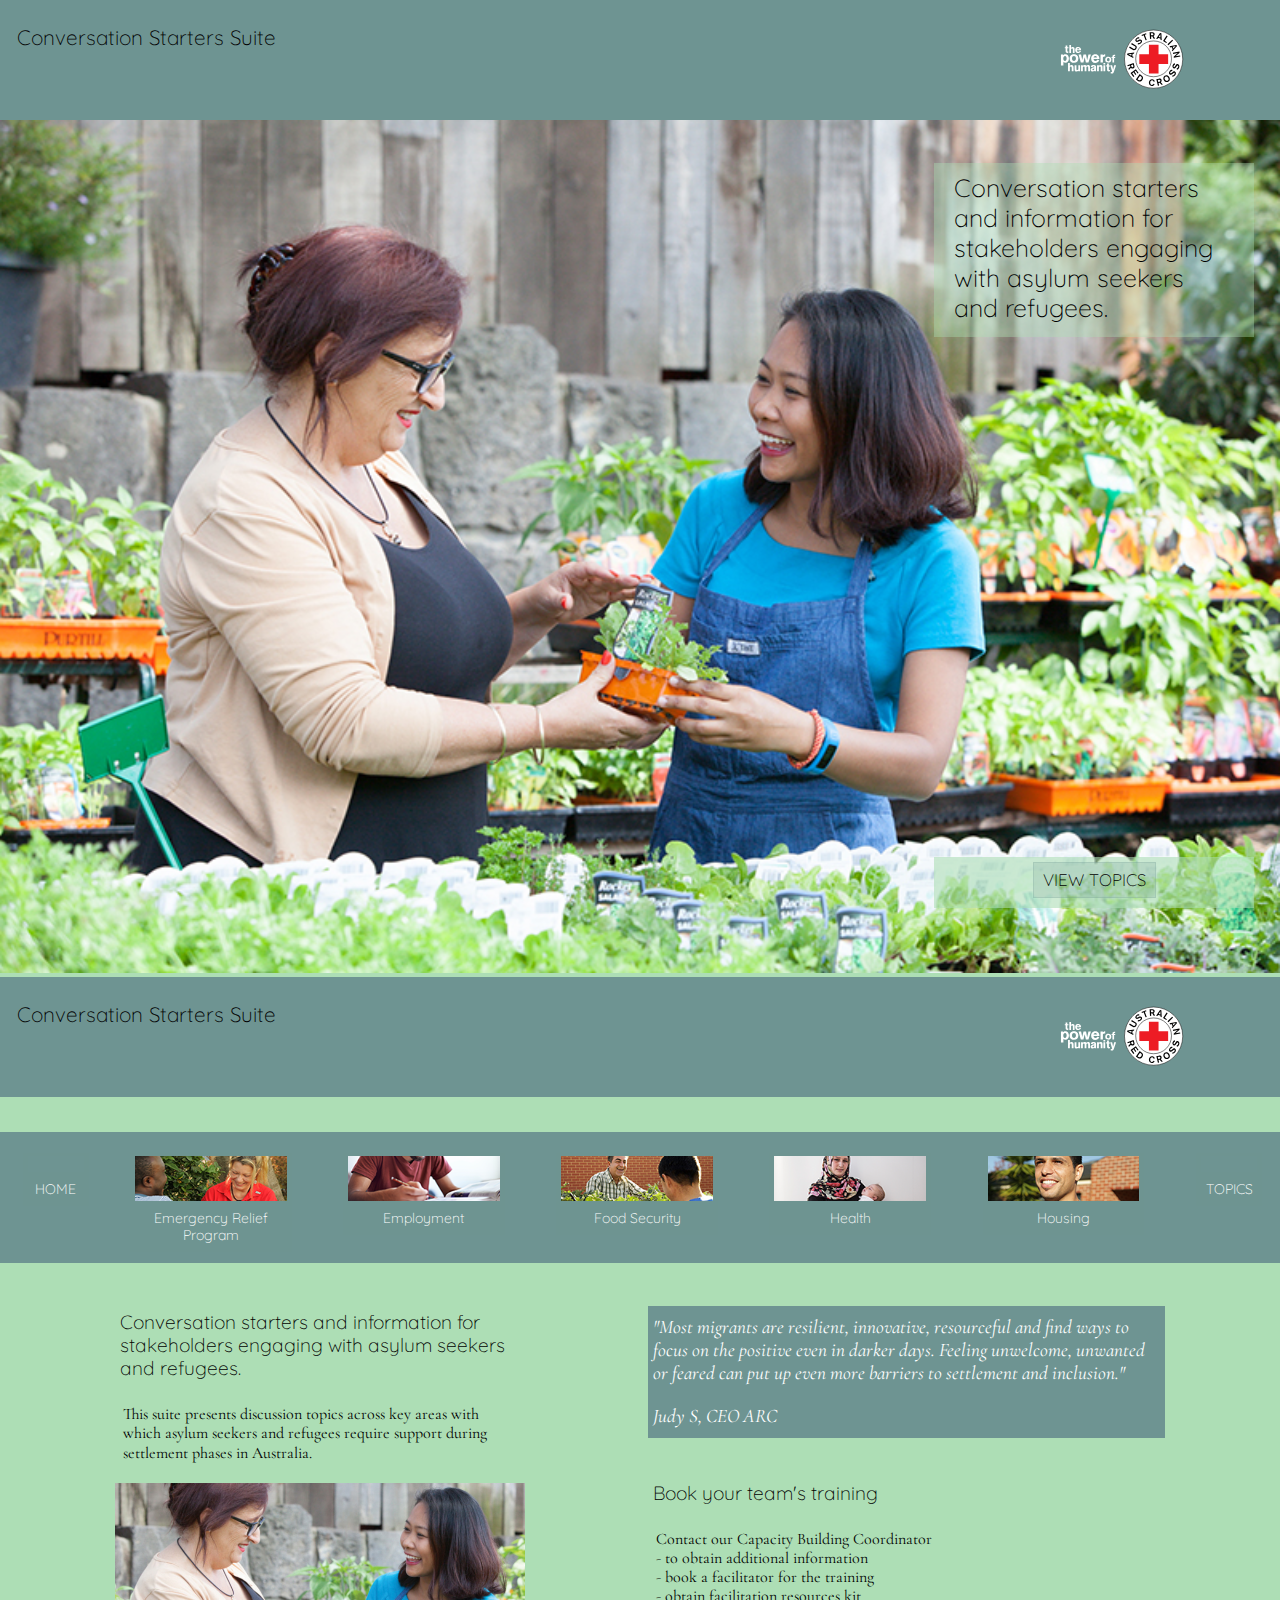
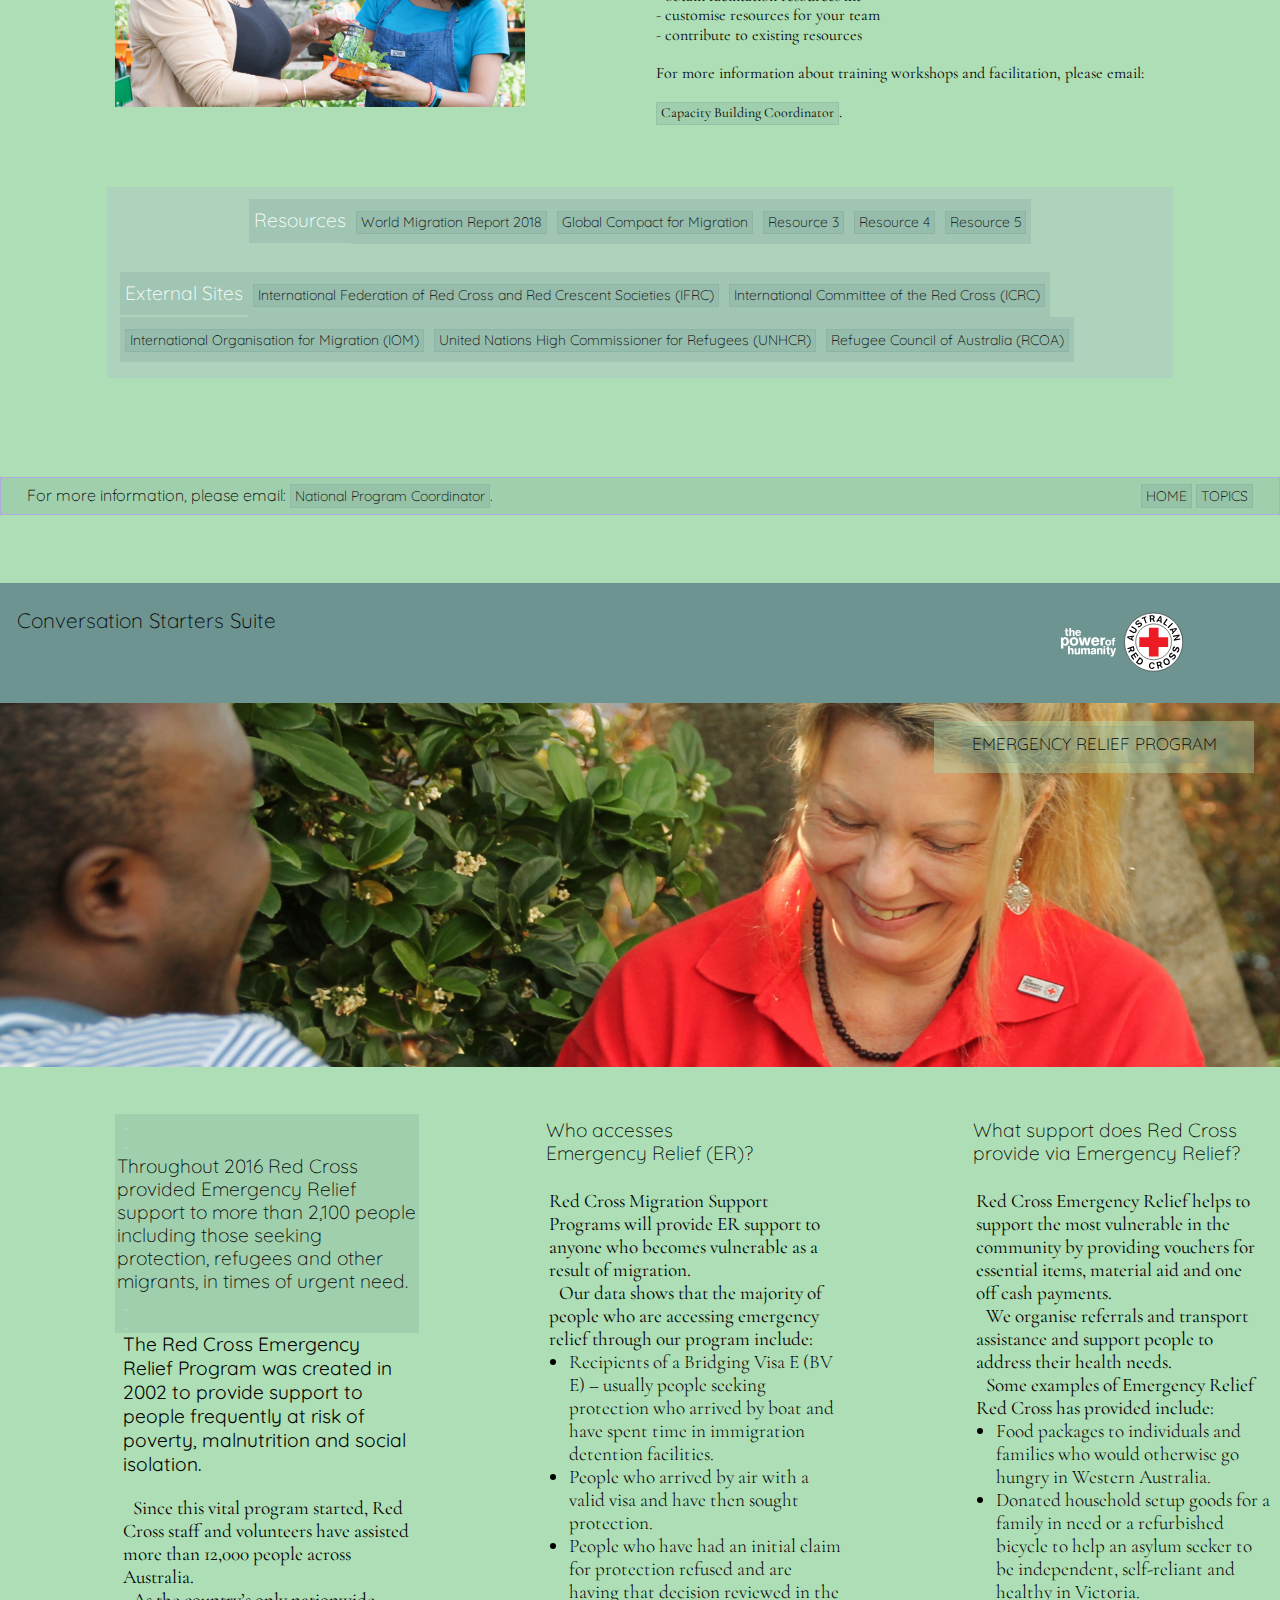
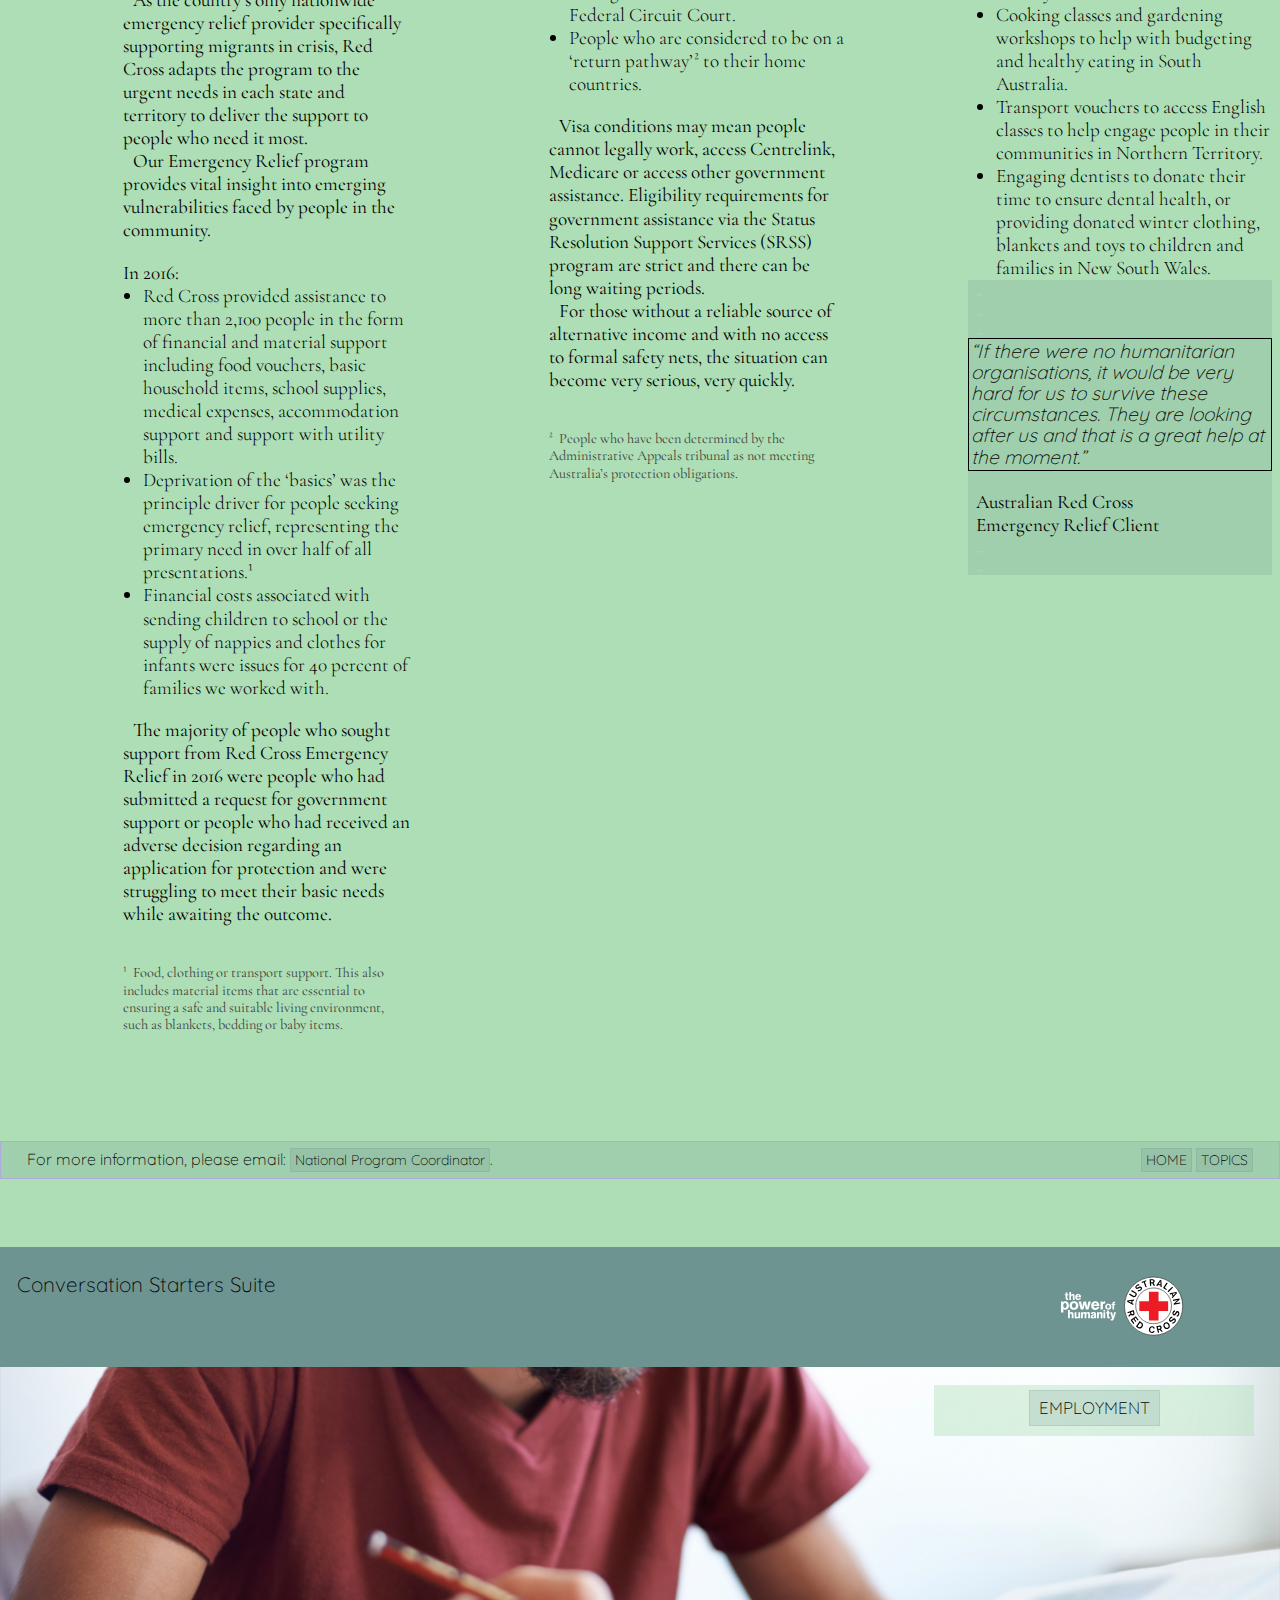
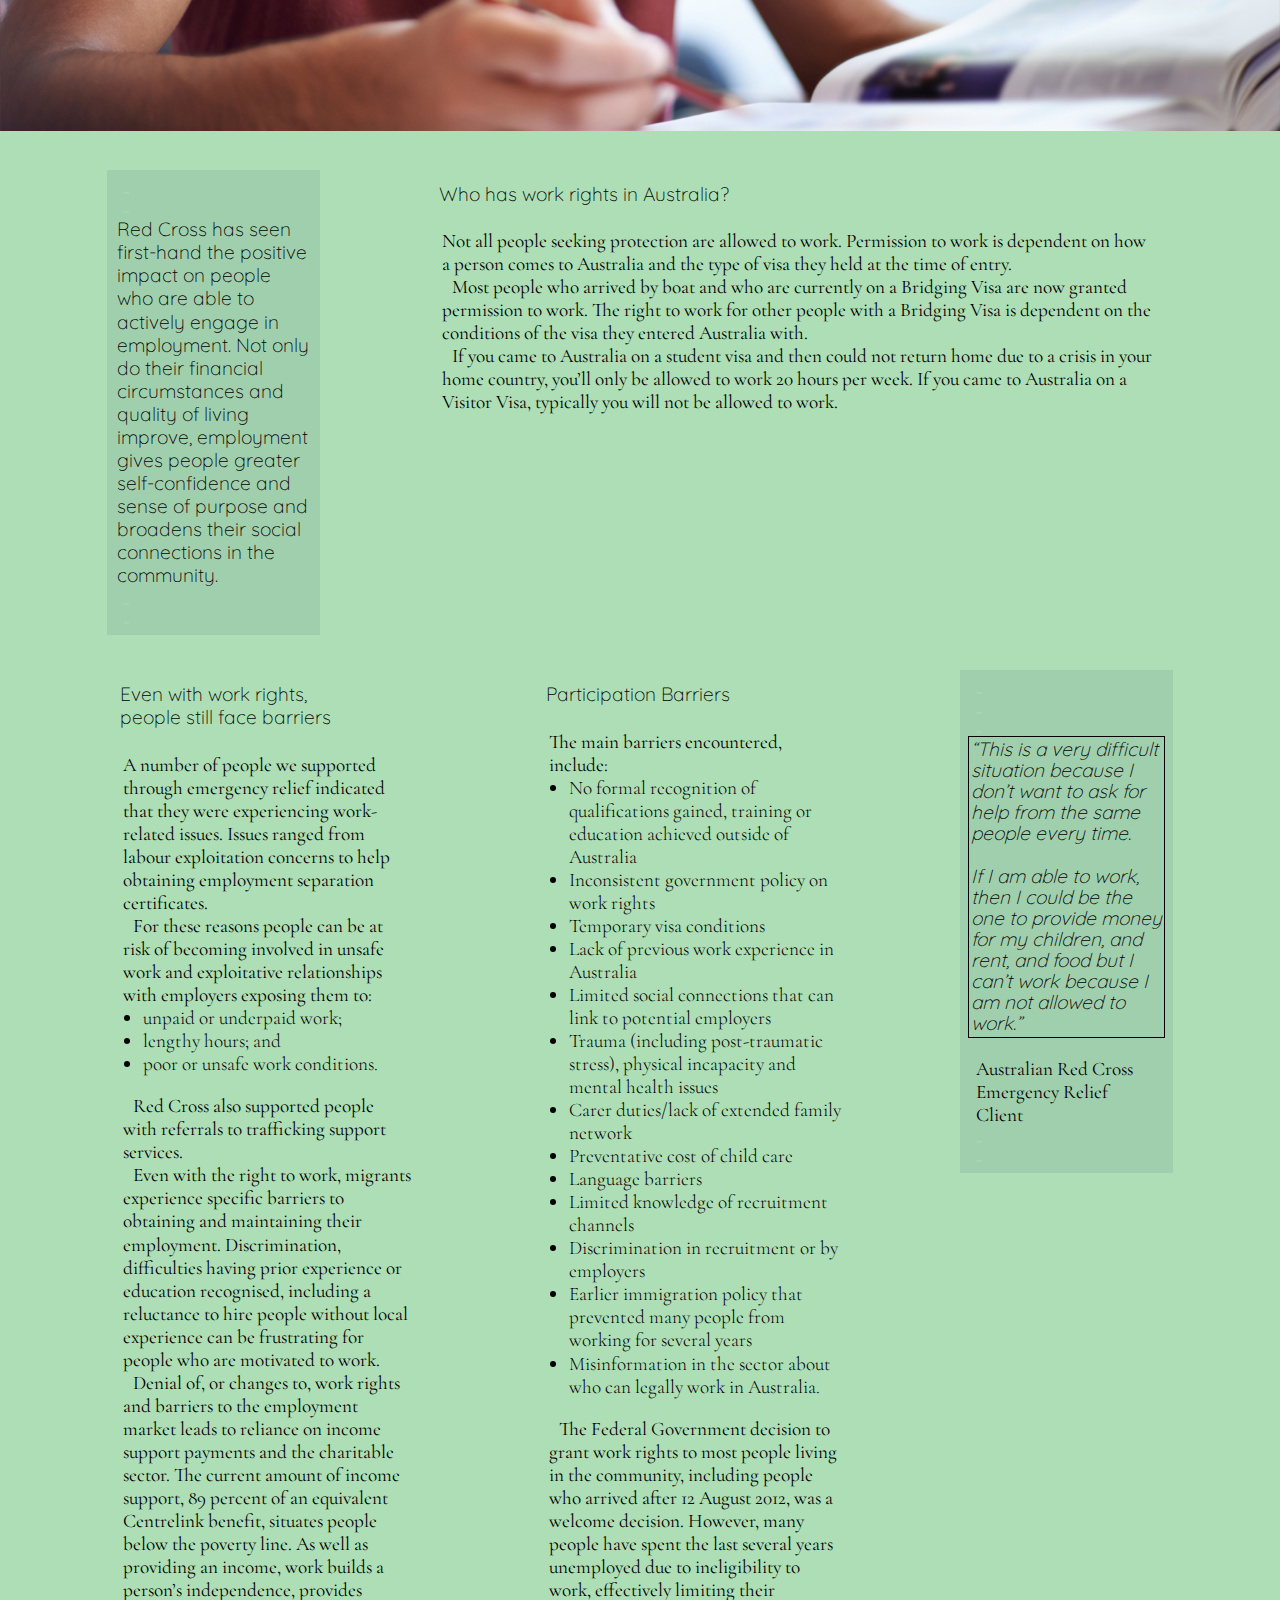
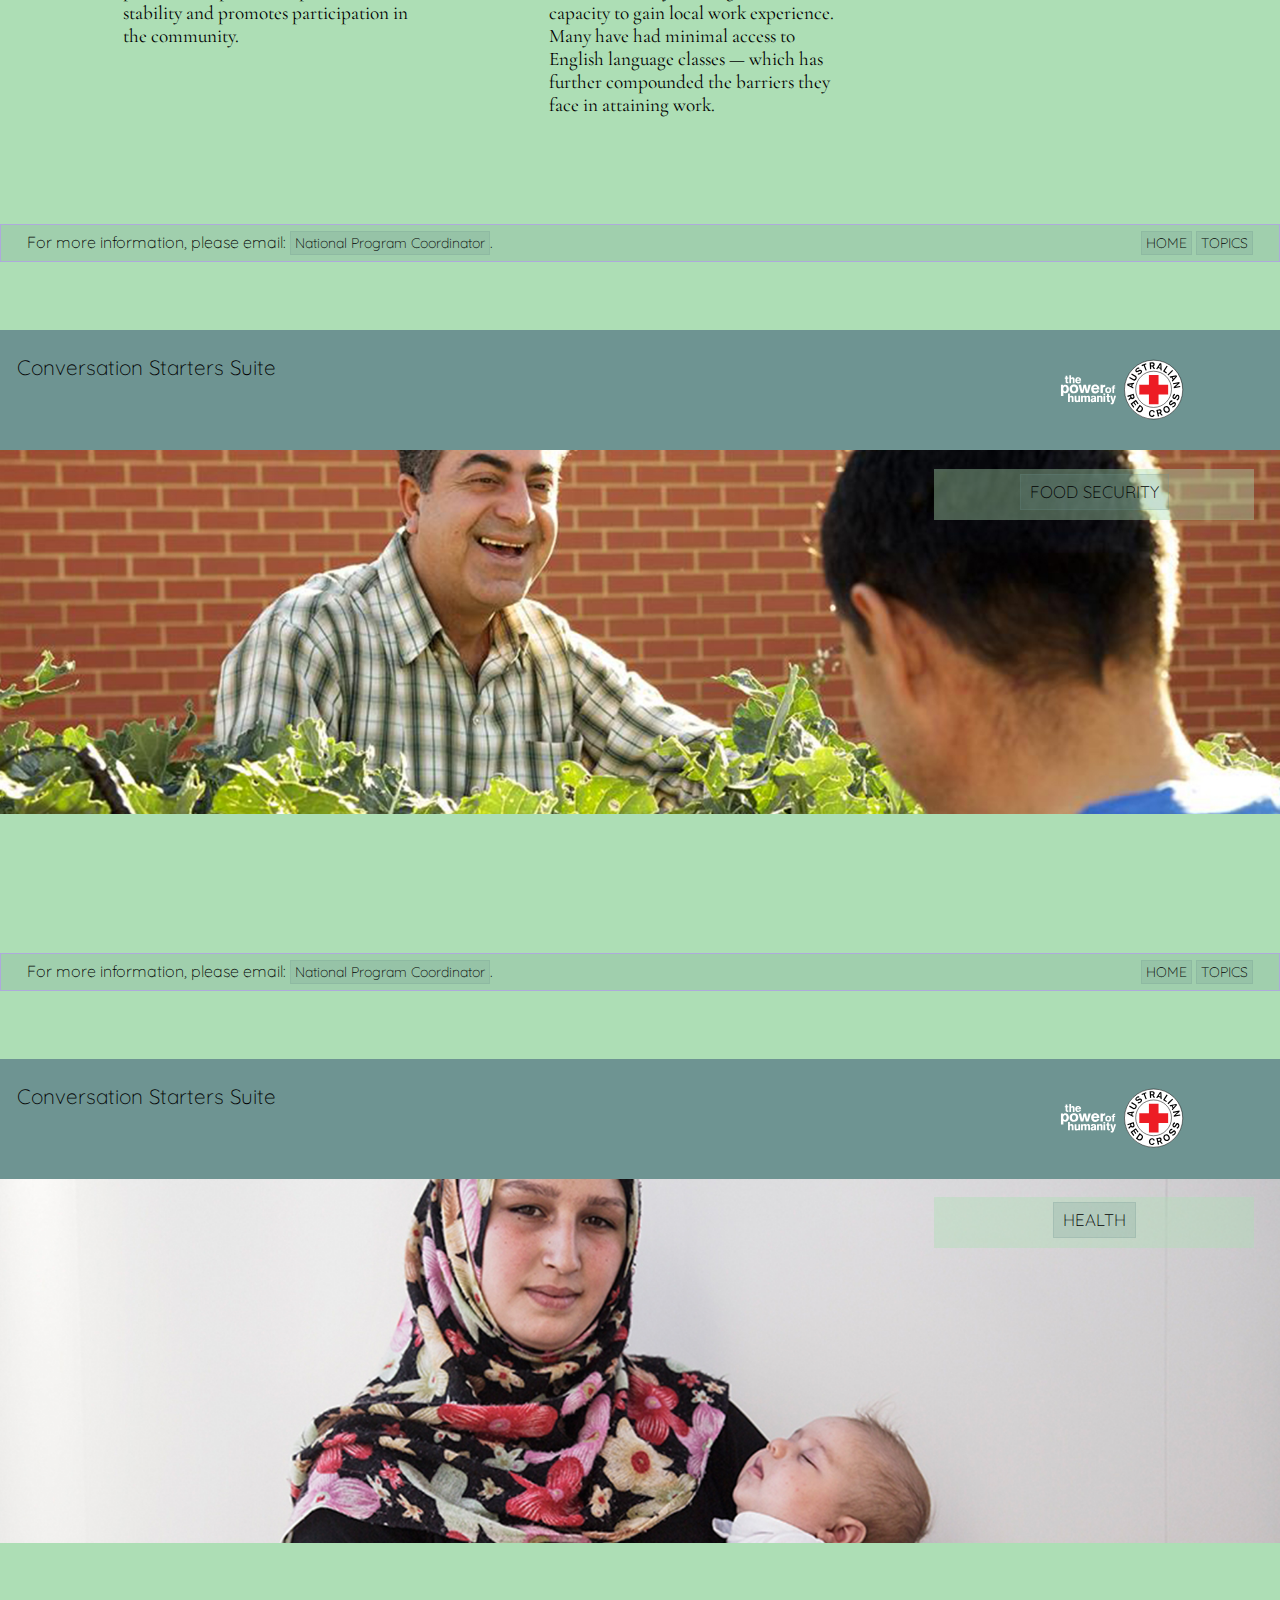
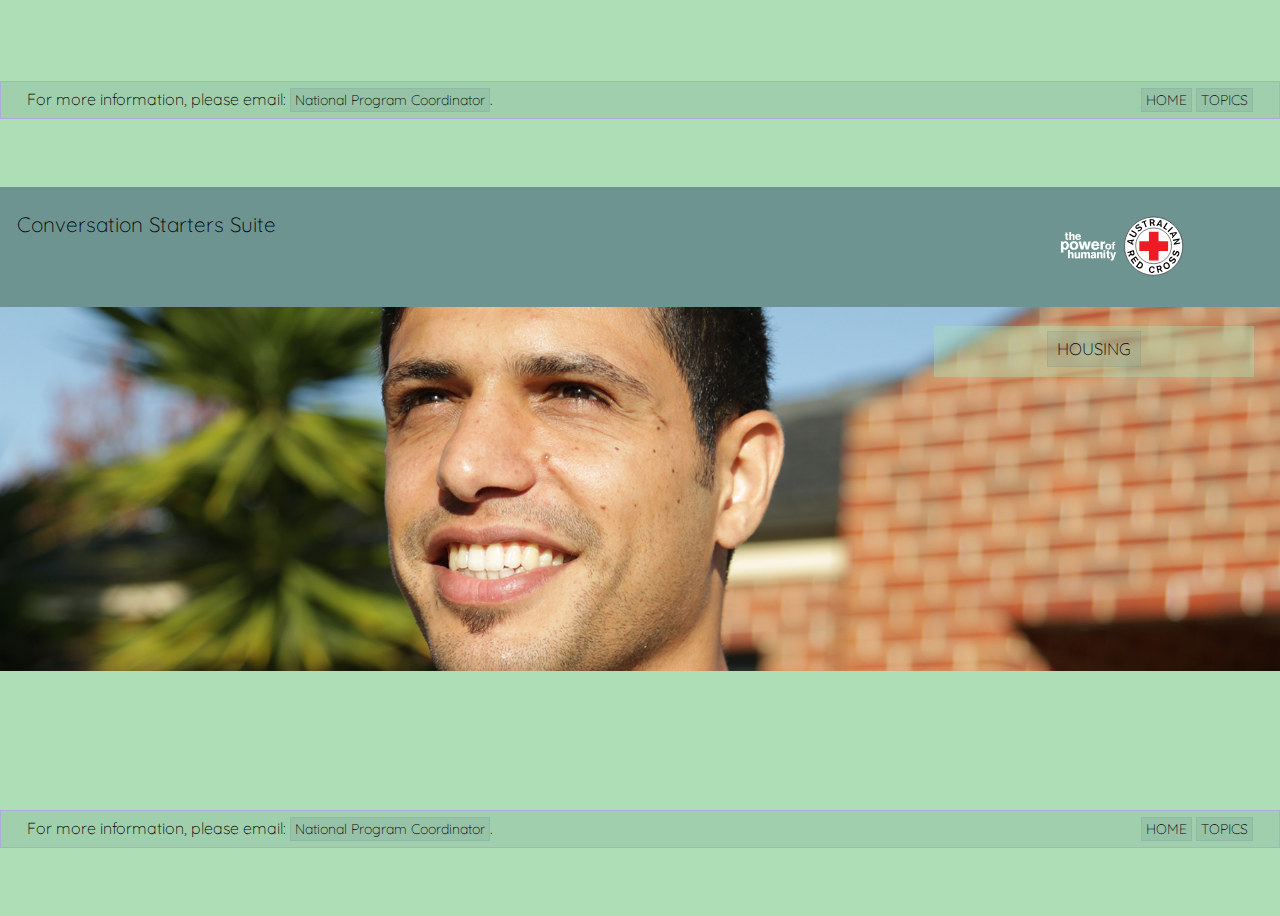
<file: unit_8/index.html>
<!DOCTYPE html>
<html lang="en">
<head>
	<link rel="stylesheet" type="text/css" href="css/style.css">
	<meta charset="utf-8">
	<meta name="viewport" content="width=device-width, initial-scale=1">
	<title>Caseworker Resources</title>
</head>

<body class="clearfix">
	<section id="heroimage">  
<!--START hero image-->
		<div class="header">
			<div class="inner2">
				<img src="images/CLFull_Horiz-white-txt-nobckgrnd.svg" alt="CLFull_Horiz-white-txt-nobckgrnd.svg" style="max-width: 65%">
			</div>		
			<div class="inner">
				<h1>Conversation Starters Suite</h1>
			</div>
		</div>
		<div class="topimagecontainer">
			<img src="images/015-RedCrossCERES-2015-12-15-800x533.jpg" alt="015-RedCrossCERES-2015-12-15-800x533.jpg">
			<div class="top-right-alignleft">
				<h1>Conversation starters <br>and information for <br> stakeholders engaging <br>with asylum seekers <br>and refugees.</h1>
			</div>
			<div class="top-right-lower">
				<a href="#OverviewAnchor"><h2>VIEW TOPICS</h2></a>
			</div> 
  		</div>
  	</section>
<!--OVERVIEW-->
  	<section id="OverviewAnchor">  
		<div class="header">
			<div class="inner2">
				<img src="images/CLFull_Horiz-white-txt-nobckgrnd.svg" alt="CLFull_Horiz-white-txt-nobckgrnd.svg" style="max-width: 65%">
			</div>		
			<div class="inner">
				<h1>Conversation Starters Suite</h1>
			</div>
		</div>

<!--vertical space-->
		<div class="col-12">
  			<p class="p1">_</p>
  		</div>

<!--nav bar of topics-->
  		<div class="nav col-12">
  			<div class="buttonimagecontainer col-1">  
				<a href="#heroimage">
					<div class="top-right-aligncenter2">
						<img src="images/01_Home.png" alt="01_Home.png">
						<h4 class="h4white">HOME</h4></a>
					</div>
			</div>
			<div class="buttonimagecontainer col-2">  
				<a href="#ER_Anchor">
					<div class="top-right-aligncenter2">
						<img src="images/01_ERbutton.png" alt="01_ERbutton.png">
						<h4 class="h4white">Emergency Relief Program</h4></a>
					</div>
			</div>
			<div class="buttonimagecontainer col-2">  
				<a href="#Employment_Anchor">
					<div class="top-right-aligncenter2">
						<img src="images/02_Employmentbutton.png" alt="02_Employmentbutton.png">
						<h4 class="h4white">Employment</h4></a>
					</div>
			</div>
			<div class="buttonimagecontainer col-2">
				<a href="#Food_Anchor">
					<div class="top-right-aligncenter2">
						<img src="images/03_Foodbutton.png" alt="03_Foodbutton.png">
						<h4 class="h4white">Food Security</h4></a>
					</div>
			</div>
			<div class="buttonimagecontainer col-2">
				<a href="#Health_Anchor">
					<div class="top-right-aligncenter2">
						<img src="images/04_Healthbutton.png" alt="04_Healthbutton.png">
						<h4 class="h4white">Health</h4></a>
					</div>
			</div>
			<div class="buttonimagecontainer col-2">
				<a href="#Housing_Anchor">
					<div class="top-right-aligncenter2">
						<img src="images/05_Housingbutton.png" alt="05_Housingbutton.png">
						<h4 class="h4white">Housing</h4></a>
					</div>
			</div>
			<div class="buttonimagecontainer col-1">
				<a href="#OverviewAnchor">
					<div class="top-right-aligncenter2">
						<img src="images/06_Overview.png" alt="06_Overview.png">
						<h4 class="h4white">TOPICS</h4></a>
					</div>
			</div>
		</div>
		
<!--vertical space-->
			<div class="col-12">
  				<p class="p1">_</p>
  			</div>

<!--content for OVERVIEW-->
  		<div class="row">
  			<div class="col-1">
  				<p class="p1">_</p>
  			</div>
  			<div class="col-4">
				<h2>Conversation starters and information for stakeholders engaging with asylum seekers and refugees.</h2>
				<br>
				<p>This suite presents discussion topics across key areas with which asylum seekers and refugees require support during settlement phases in Australia.</p>
				<br>
				<img src="images/015-RedCrossCERES-2015-12-15_Reducedcropped.jpg" alt="015-RedCrossCERES-2015-12-15_Reducedcropped.jpg">
			</div>
			<div class="col-1">
  				<p class="p1">_</p>
  			</div>
			<div class="col-5">
  				<p class="p2">"Most migrants are resilient, innovative, resourceful and find ways to focus on the positive even in darker days. Feeling unwelcome, unwanted or feared can put up even more barriers to settlement and inclusion."</p>
  				<p class="p2"> Judy S, CEO ARC </p>
  				<p class="p1">_</p>
  				<p class="p1">_</p>
  				<h2>Book your team's training</h2>
  				<br>
  				<p>Contact our Capacity Building Coordinator <br>
  					- to obtain additional information <br>
  					- book a facilitator for the training <br>
  					- obtain facilitation resources kit <br>
  					- customise resources for your team <br>
  					- contribute to existing resources <br>
  				</p>
  				<p class="p1">_</p>
				<p>For more information about training workshops and facilitation, please email:</p>
				<p class="p1">_</p>
				<p><a href="mailto:lmarshall@redcross.org.au?subject=Training%20or%20Facilitation%20Enquiry">Capacity Building Coordinator</a>.</p>
				<p class="p1">_</p>
  			</div>
  			<div class="col-1">
  				<p class="p1">_</p>
  			</div>
  		</div>

<!--vertical space-->
			<div class="col-12">
  				<p class="p1">_</p>
  			</div>

<!--button bar 1 for sub sites-->
  		<div class="row">
  			<div class="col-1">
  				<p class="p1">_</p>
  			</div>
  			<div class="buttonsbarwrapper col-10">
 				<ul class="n">
  					<li class="n pleft">Resources</li>
  					<li class="n"><a href="http://www.iom.int/wmr/world-migration-report-2018">World Migration Report 2018 </a></li>
 					<li class="n"><a href="http://www.iom.int/global-compact-migration">Global Compact for Migration </a></li>
 					<li class="n"><a href="#">Resource 3 </a></li>
 					<li class="n"><a href="#">Resource 4 </a></li>
 					<li class="n"><a href="#">Resource 5 </a></li>
				</ul>
			</div>
  			<div class="col-1">
  				<p class="p1">_</p>
  			</div>			
		</div>

<!--button bar 2 for external sites-->				
		<div class="row">
  			<div class="col-1">
  				<p class="p1">_</p>
  			</div>
  			<div class="buttonsbarwrapper col-10">
				<ul class="n">
  					<li class="n pleft">External Sites</li>
  					<li class="n"><a href="http://www.ifrc.org/en/who-we-are/the-movement/">International Federation of Red Cross and Red Crescent Societies (IFRC) </a></li>
 					<li class="n"><a href="https://www.icrc.org/en">International Committee of the Red Cross (ICRC) </a></li>
 					<li class="n"><a href="https://www.iom.int/">International Organisation for Migration (IOM)</a></li>
 					<li class="n"><a href="http://www.unhcr.org/en-au/global-migration-group.html">United Nations High Commissioner for Refugees (UNHCR) </a></li>
 					<li class="n"><a href="https://www.refugeecouncil.org.au/">Refugee Council of Australia (RCOA) </a></li>
				</ul>
			</div>
  			<div class="col-1">
  				<p class="p1">_</p>
  			</div>			
		</div>

<!--vertical space-->  			
		<div class="col-12">
  			<p class="p1">_</p>
  		</div>

		<footer class="footer">
			<div class="pleft">For more information, please email: <a href="mailto:lmarshall@redcross.org.au?subject=Training%20or%20Facilitation%20Enquiry">National Program Coordinator</a>.</div>
			<div class="pright"><a href="#heroimage">HOME</a> <a href="#OverviewAnchor">TOPICS</a></div>
		</footer>

    </section>

<!--ER PROGRAM-->
  	<section id="ER_Anchor">  
		<div class="header">
			<div class="inner2">
				<img src="images/CLFull_Horiz-white-txt-nobckgrnd.svg" alt="CLFull_Horiz-white-txt-nobckgrnd.svg" style="max-width: 65%">
			</div>
			<div class="inner">
				<h1>Conversation Starters Suite</h1>
			</div>
		</div>  
		<div class="topimagecontainer">  
			<img src="images/01_ER_heroshot.jpg" alt="01_ER_heroshot.jpg">
			<div class="top-right-aligncenter">
				<a href="#ER_Anchor"><h2>EMERGENCY RELIEF PROGRAM</h2></a>
			</div>
		</div>

<!--vertical space-->
			<div class="col-12">
  				<p class="p1">_</p>
  			</div>

<!--content for ER PROGRAM-->
<!--aside_1-->
		<div class="row">

			<div class="col-1">
  				<p class="p1">_</p>
  			</div>

  			<div class="col-3">
	  			<div class="aside_1">
	  				<p class="p1">_</p>
	  				<p class="p1">_</p>
					<p class="pstandout">Throughout 2016 Red Cross provided Emergency Relief support to more than 2,100&nbsp;people including those seeking protection, refugees and other migrants, in times of urgent need.</p>
					<p class="p1">_</p>
					<p class="p1">_</p>
				</div>
				<div class="art1">
					<p class="p4"><span>The Red Cross Emergency Relief Program was created in 2002 to provide support to people frequently at risk of poverty, malnutrition and social isolation.</span> </p>
					<p class="p1">_</p>
					<p class="p3">Since this vital program started, Red Cross staff and volunteers have assisted more than 12,000&nbsp;people across Australia.</p>
					<p class="p3">As the country’s only nationwide emergency relief provider specifically supporting migrants in crisis, Red Cross adapts the program to the urgent needs in each state and territory to deliver the support to people who need it most.</p>
					<p class="p3">Our Emergency Relief program provides vital insight into emerging vulnerabilities faced by people in the community.</p>
					<br>
					<p class="p4">In 2016:</p>
					<ul>
						<li class="p4">Red Cross provided assistance to more than 2,100 people in the form of financial and material support including food vouchers, basic household items, school supplies, medical expenses, accommodation support and support with utility bills.</li>
						<li class="p4">Deprivation of the ‘basics’ was the principle driver for people seeking emergency relief, representing the primary need in over half of all presentations.&#185;</li>
						<li class="p4">Financial costs associated with sending children to school or the supply of nappies and clothes for infants were issues for 40 percent of families we worked with.</li>
					</ul>
					<p class="p1">_</p>
					<p class="p3">The majority of people who sought support from Red Cross Emergency Relief in 2016 were people who had submitted a request for government support or people who had received an adverse decision regarding an application for protection and were struggling to meet their basic needs while awaiting the outcome.</p>
					<p class="p1">_</p>
					<p class="p1">_</p>
					<p class="pfootnote">&#185;&nbsp;&nbsp;Food, clothing or transport support. This also includes material items that are essential to ensuring a safe and suitable living environment, such as blankets, bedding or baby items.</p>
				</div>
  			</div>

  			<div class="col-1">
  				<p class="p1">_</p>
  			</div>

  			<div class="col-3">
  				<div class="art2">
					<h2>Who accesses <br>Emergency Relief (ER)?</h2>
					<p class="p1">_</p>
					<p class="p4">Red Cross Migration Support Programs will provide ER support to anyone who becomes vulnerable as a result of migration.</p>
					<p class="p3">Our data shows that the majority of people who are accessing emergency relief through our program include:</p>
					<ul>
						<li class="p4">Recipients of a Bridging Visa E (BV E) – usually people seeking protection who arrived by boat and have spent time in immigration detention facilities.</li>
						<li class="p4">People who arrived by air with a valid visa and have then sought protection.</li>
						<li class="p4">People who have had an initial claim for protection refused and are having that decision reviewed in the Federal Circuit Court.</li>
						<li class="p4">People who are considered to be on a ‘return pathway’&#178; to their home countries.</li>
					</ul>
					<p class="p1">_</p>
					<p class="p3">Visa conditions may mean people cannot legally work, access Centrelink, Medicare or access other government assistance. Eligibility requirements for government assistance via the Status Resolution Support Services (SRSS) program are strict and there can be long waiting periods.</p> 
					<p class="p3">For those without a reliable source of alternative income and with no access to formal safety nets, the situation can become very serious, very quickly.</p>
					<p class="p1">_</p>
					<p class="p1">_</p>
					<p class="pfootnote">&#178;&nbsp;&nbsp;People who have been determined by the Administrative Appeals tribunal as not meeting Australia’s protection obligations.</p>
				</div>

  			</div>

  			<div class="col-1">
  				<p class="p1">_</p>
  			</div>

  			<div class="col-3">
				<div class="art3">
					<h2>What support does Red Cross provide via Emergency Relief?</h2>
					<p class="p1">_</p>
					<p class="p4">Red Cross Emergency Relief helps to support the most vulnerable in the community by providing vouchers for essential items, material aid and one off cash payments.</p>
					<p class="p3">We organise referrals and transport assistance and support people to address their health needs.</p>
					<p class="p3">Some examples of Emergency Relief <br>Red Cross has provided include:</p>
					<ul>
						<li class="p4">Food packages to individuals and families who would otherwise go hungry in Western Australia.</li>
						<li class="p4">Donated household setup goods for a family in need or a refurbished bicycle to help an asylum seeker to be independent, self-reliant and healthy in Victoria.</li>
						<li class="p4">Cooking classes and gardening workshops to help with budgeting and healthy eating in South Australia.</li>
						<li class="p4">Transport vouchers to access English classes to help engage people in their communities in Northern Territory.</li>
						<li class="p4">Engaging dentists to donate their time to ensure dental health, or providing donated winter clothing, blankets and toys to children and families in New South Wales.</li>
					</ul>
				</div>
				<div class="aside_2">
					<p class="p1">_</p>
					<p class="p1">_</p>
					<p class="p1">_</p>
					<p class="pstandout2">&#147;If there were no humanitarian organisations, it would be very hard for us to survive these circumstances. They are looking after us and that is a great help at the moment.&#148;</p>
					<br>
					<p class="p4">Australian Red Cross <br>Emergency Relief Client</p>
					<p class="p1">_</p>
					<p class="p1">_</p>
				</div>
  			</div>

  			<div class="col-1">
  				<p class="p1">_</p>
  			</div>

  		</div>

<!--vertical space-->  			
		<div class="col-12">
  			<p class="p1">_</p>
  		</div>

		<footer class="footer">
			<div class="pleft">For more information, please email: <a href="mailto:lmarshall@redcross.org.au?subject=Training%20or%20Facilitation%20Enquiry">National Program Coordinator</a>.</div>
			<div class="pright"><a href="#heroimage">HOME</a> <a href="#OverviewAnchor">TOPICS</a></div>
		</footer>

    </section>


<!--EMPLOYMENT-->
  	<section id="Employment_Anchor">  
		<div class="header">
			<div class="inner2">
				<img src="images/CLFull_Horiz-white-txt-nobckgrnd.svg" alt="CLFull_Horiz-white-txt-nobckgrnd.svg" style="max-width: 65%">
			</div>		
			<div class="inner">
				<h1>Conversation Starters Suite</h1>
			</div>
		</div>
		<div class="topimagecontainer">
			<img src="images/02_Employment_heroshot.jpg" alt="02_Employment_heroshot.jpg">
			<div class="top-right-aligncenter">
				<a href="#Employment_Anchor"><h2>EMPLOYMENT</h2></a>
			</div>
		</div>

<!--vertical space-->
			<div class="col-12">
  				<p class="p1">_</p>
  			</div>

<!--content for EMPLOYMENT-->
<!--aside_1-->
  		<div class="row">
  			<div class="col-1">
  				<p class="p1">_</p>
  			</div>
			<div class="aside_1 col-2">
				<p class="p1">_</p>
				<p class="p1">_</p>
				<p class="pstandout">Red Cross has seen first-hand the positive impact on people who are able to actively engage in employment. Not only do their financial circumstances and quality of living improve, employment gives people greater self-confidence and sense of purpose and broadens their social connections in the community.</p>
				<p class="p1">_</p>
				<p class="p1">_</p>
			</div>
  			<div class="col-1">
  				<p class="p1">_</p>
  			</div>			
			<div class="art1 col-7">
				<h2>Who has work rights in Australia?</h2>
				<p class="p1">_</p>
				<p class="p4">Not all people seeking protection are allowed to work. Permission to work is dependent on how a person comes to Australia and the type of visa they held at the time of entry.</p>
				<p class="p3">Most people who arrived by boat and who are currently on a Bridging Visa are now granted permission to work. The right to work for other people with a Bridging Visa is dependent on the conditions of the visa they entered Australia with.</p>
				<p class="p3">If you came to Australia on a student visa and then could not return home due to a crisis in your home country, you’ll only be allowed to work 20 hours per week. If you came to Australia on a Visitor Visa, typically you will not be allowed to work.</p>
			</div>
  			<div class="col-1">
  				<p class="p1">_</p>
  			</div>			
		</div>

<!--vertical space-->
		<div class="col-12">
			<p class="p1">_</p>
		</div>

  		<div class="row">
  			<div class="col-1">
  				<p class="p1">_</p>
  			</div>  			
			<div class="art2 col-3">
				<h2>Even with work rights, <br>people still face barriers</h2>
				<p class="p1">_</p>
				<p class="p4">A number of people we supported through emergency relief indicated that they were experiencing work-related issues. Issues ranged from labour exploitation concerns to help obtaining employment separation certificates.</p>
				<p class="p3">For these reasons people can be at risk of becoming involved in unsafe work and exploitative relationships with employers exposing them to:</p>
					<ul>
						<li class="p4">unpaid or underpaid work;</li>
						<li class="p4">lengthy hours; and</li>
						<li class="p4">poor or unsafe work conditions.</li>
					</ul>
				<p class="p1">_</p>
				<p class="p3">Red Cross also supported people with referrals to trafficking support services.</p> 
				<p class="p3">Even with the right to work, migrants experience specific barriers to obtaining and maintaining their employment. Discrimination, difficulties having prior experience or education recognised, including a reluctance to hire people without local experience can be frustrating for people who are motivated to work.</p>
				<p class="p3">Denial of, or changes to, work rights and barriers to the employment market leads to reliance on income support payments and the charitable sector. The current amount of income support, 89 percent of an equivalent Centrelink benefit, situates people below the poverty line. As well as providing an income, work builds a person’s independence, provides stability and promotes participation in the community.</p>
			</div>
  			<div class="col-1">
  				<p class="p1">_</p>
  			</div> 			
			<div class="art3 col-3">
				<h2>Participation Barriers</h2>
				<p class="p1">_</p>
				<p class="p4">The main barriers encountered, include:</p>
					<ul>
						<li class="p4">No formal recognition of qualifications gained, training or education achieved outside of Australia</li>
						<li class="p4">Inconsistent government policy on work rights</li>
						<li class="p4">Temporary visa conditions</li>
						<li class="p4">Lack of previous work experience in Australia</li>
						<li class="p4">Limited social connections that can link to potential employers</li>
						<li class="p4">Trauma (including post-traumatic stress), physical incapacity and mental health issues</li>
						<li class="p4">Carer duties/lack of extended family network</li>
						<li class="p4">Preventative cost of child care</li>
						<li class="p4">Language barriers</li>
						<li class="p4">Limited knowledge of recruitment channels</li>
						<li class="p4">Discrimination in recruitment or by employers</li>
						<li class="p4">Earlier immigration policy that prevented many people from working for several years</li>
						<li class="p4">Misinformation in the sector about who can legally work in Australia.</li>
					</ul>
				<p class="p1">_</p>
				<p class="p3">The Federal Government decision to grant work rights to most people living in the community, including people who arrived after 12 August 2012, was a welcome decision. However, many people have spent the last several years unemployed due to ineligibility to work, effectively limiting their capacity to gain local work experience. Many have had minimal access to English language classes — which has further compounded the barriers they face in attaining work.</p>
			</div>
  			<div class="col-1">
  				<p class="p1">_</p>
  			</div> 			
			<div class="aside_2 col-2">
				<p class="p1">_</p>
				<p class="p1">_</p>
				<p class="p1">_</p>
				<p class="pstandout2">&#147;This is a very difficult situation because I don’t want to ask for help from the same people every time. <br><br>If I am able to work, then I could be the one to provide money for my children, and rent, and food but I can’t work because I am not allowed to work.&#148;</p>
				<br>
				<p class="p4">Australian Red Cross <br>Emergency Relief Client</p>
				<p class="p1">_</p>
				<p class="p1">_</p>
			</div>
  			<div class="col-1">
  				<p class="p1">_</p>
  			</div>
  		</div>

<!--vertical space-->  			
		<div class="col-12">
  			<p class="p1">_</p>
  		</div>

		<footer class="footer">
			<div class="pleft">For more information, please email: <a href="mailto:lmarshall@redcross.org.au?subject=Training%20or%20Facilitation%20Enquiry">National Program Coordinator</a>.</div>
			<div class="pright"><a href="#heroimage">HOME</a> <a href="#OverviewAnchor">TOPICS</a></div>
		</footer>

    </section>


<!--FOOD SECURITY-->
  	<section id="Food_Anchor">  
		<div class="header">
			<div class="inner2">
				<img src="images/CLFull_Horiz-white-txt-nobckgrnd.svg" alt="CLFull_Horiz-white-txt-nobckgrnd.svg" style="max-width: 65%">
			</div>		
			<div class="inner">
				<h1>Conversation Starters Suite</h1>
			</div>
		</div>
		<div class="topimagecontainer">
			<img src="images/03_FoodSecurity_heroshot.jpg" alt="03_FoodSecurity_heroshot.jpg">
			<div class="top-right-aligncenter">
				<a href="#Food_Anchor"><h2>FOOD SECURITY</h2></a>
			</div>
		</div>

<!--vertical space-->
			<div class="col-12">
  				<p class="p1">_</p>
  			</div>

<!--content for FOOD SECURITY-->

<!--vertical space-->  			
		<div class="col-12">
  			<p class="p1">_</p>
  		</div>

		<footer class="footer">
			<div class="pleft">For more information, please email: <a href="mailto:lmarshall@redcross.org.au?subject=Training%20or%20Facilitation%20Enquiry">National Program Coordinator</a>.</div>
			<div class="pright"><a href="#heroimage">HOME</a> <a href="#OverviewAnchor">TOPICS</a></div>
		</footer>

    </section>

<!--HEALTH-->
  	<section id="Health_Anchor">  
		<div class="header">
			<div class="inner2">
				<img src="images/CLFull_Horiz-white-txt-nobckgrnd.svg" alt="CLFull_Horiz-white-txt-nobckgrnd.svg" style="max-width: 65%">
			</div>		
			<div class="inner">
				<h1>Conversation Starters Suite</h1>
			</div>
		</div>
		<div class="topimagecontainer">
			<img src="images/04_Health_heroshot.jpg" alt="04_Health_heroshot.jpg">
			<div class="top-right-aligncenter">
				<a href="#Health_Anchor"><h2>HEALTH</h2></a>
			</div>
		</div>
		
<!--vertical space-->
			<div class="col-12">
  				<p class="p1">_</p>
  			</div>
<!--content for HEALTH-->

<!--vertical space-->  			
		<div class="col-12">
  			<p class="p1">_</p>
  		</div>

		<footer class="footer">
			<div class="pleft">For more information, please email: <a href="mailto:lmarshall@redcross.org.au?subject=Training%20or%20Facilitation%20Enquiry">National Program Coordinator</a>.</div>
			<div class="pright"><a href="#heroimage">HOME</a> <a href="#OverviewAnchor">TOPICS</a></div>
		</footer>

    </section>

<!--HOUSING-->
  	<section id="Housing_Anchor">  
		<div class="header">
			<div class="inner2">
				<img src="images/CLFull_Horiz-white-txt-nobckgrnd.svg" alt="CLFull_Horiz-white-txt-nobckgrnd.svg" style="max-width: 65%">
			</div>		
			<div class="inner">
				<h1>Conversation Starters Suite</h1>
			</div>
		</div>
		<div class="topimagecontainer">
			<img src="images/05_Housing_heroshot.jpg" alt="05_Housing_heroshot.jpg">
			<div class="top-right-aligncenter">
				<a href="#Housing_Anchor"><h2>HOUSING</h2></a>
			</div>
		</div>
		
<!--vertical space-->
		<div class="col-12">
  			<p class="p1">_</p>
  		</div>
<!--content for HOUSING-->

<!--vertical space-->  			
		<div class="col-12">
  			<p class="p1">_</p>
  		</div>

		<footer class="footer">
			<div class="pleft">For more information, please email: <a href="mailto:lmarshall@redcross.org.au?subject=Training%20or%20Facilitation%20Enquiry">National Program Coordinator</a>.</div>
			<div class="pright"><a href="#heroimage">HOME</a> <a href="#OverviewAnchor">TOPICS</a></div>
		</footer>

    </section>
</body>
</html>
</file>
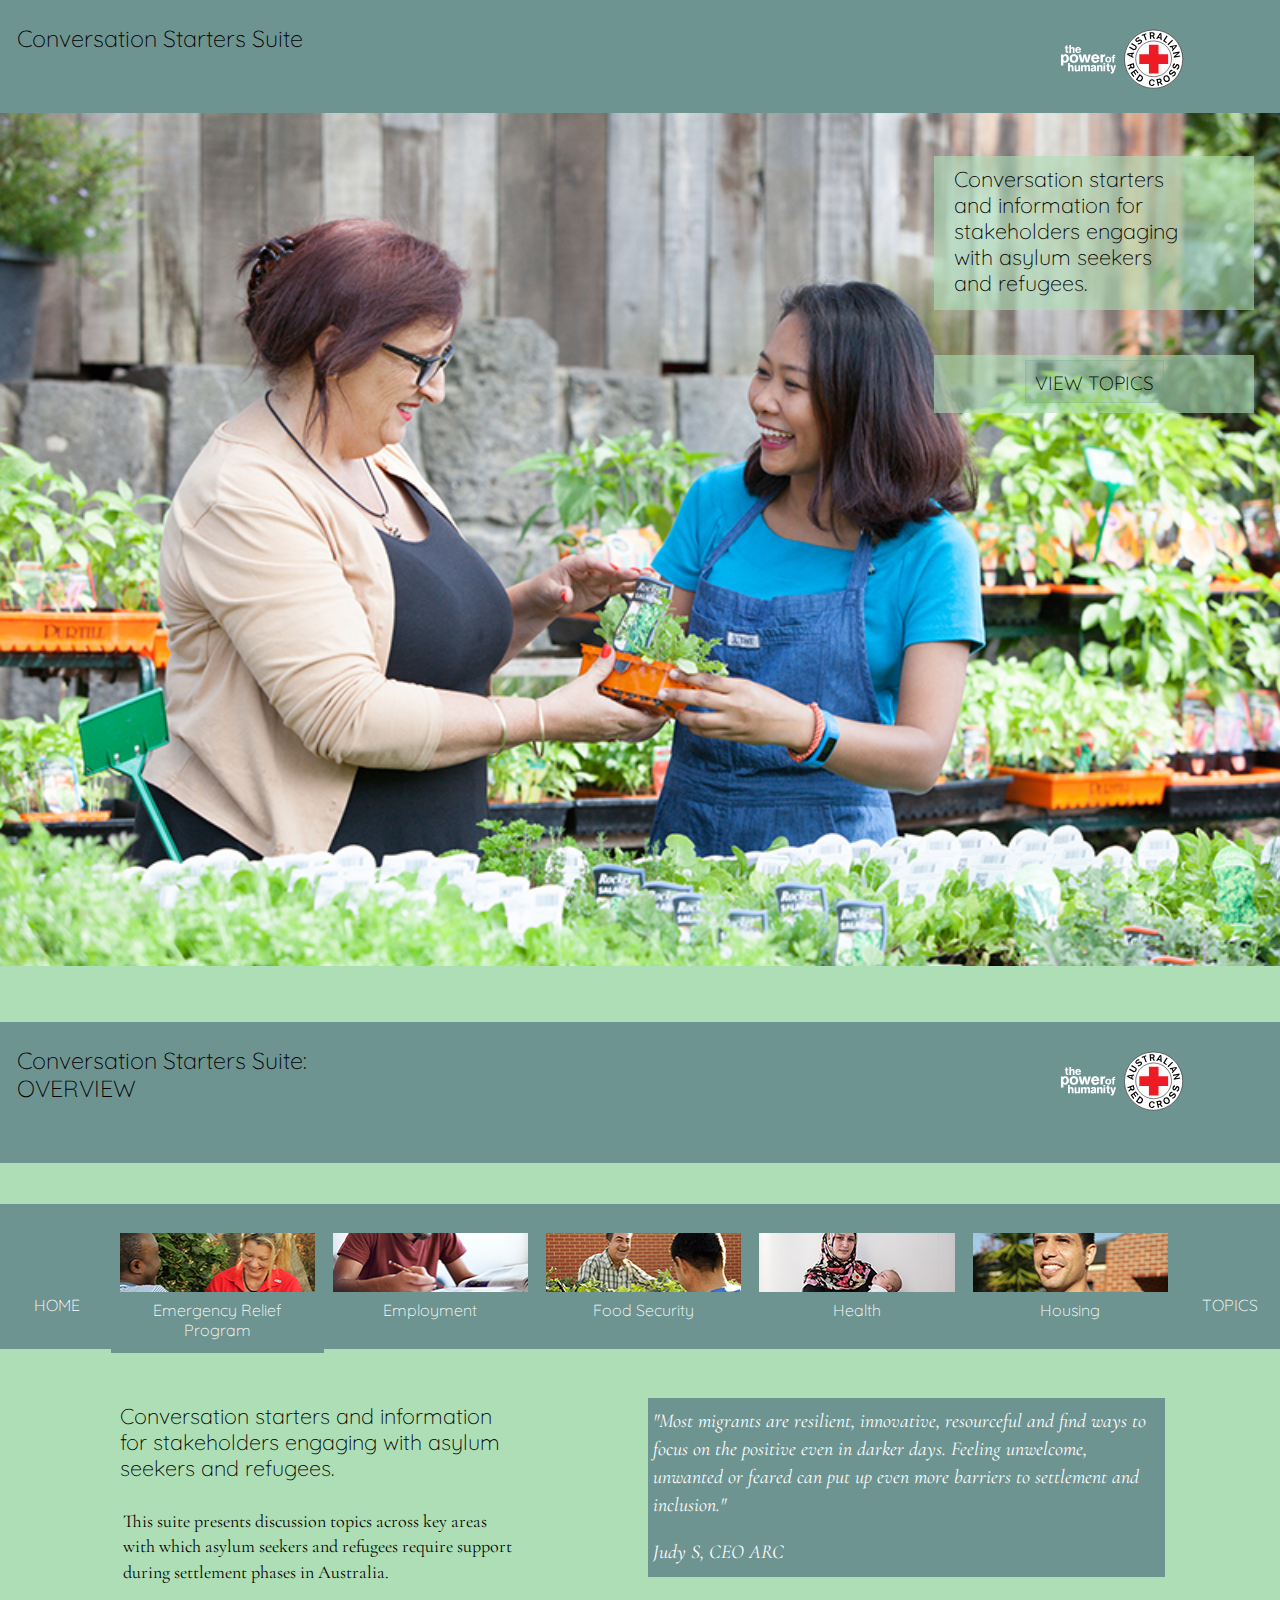
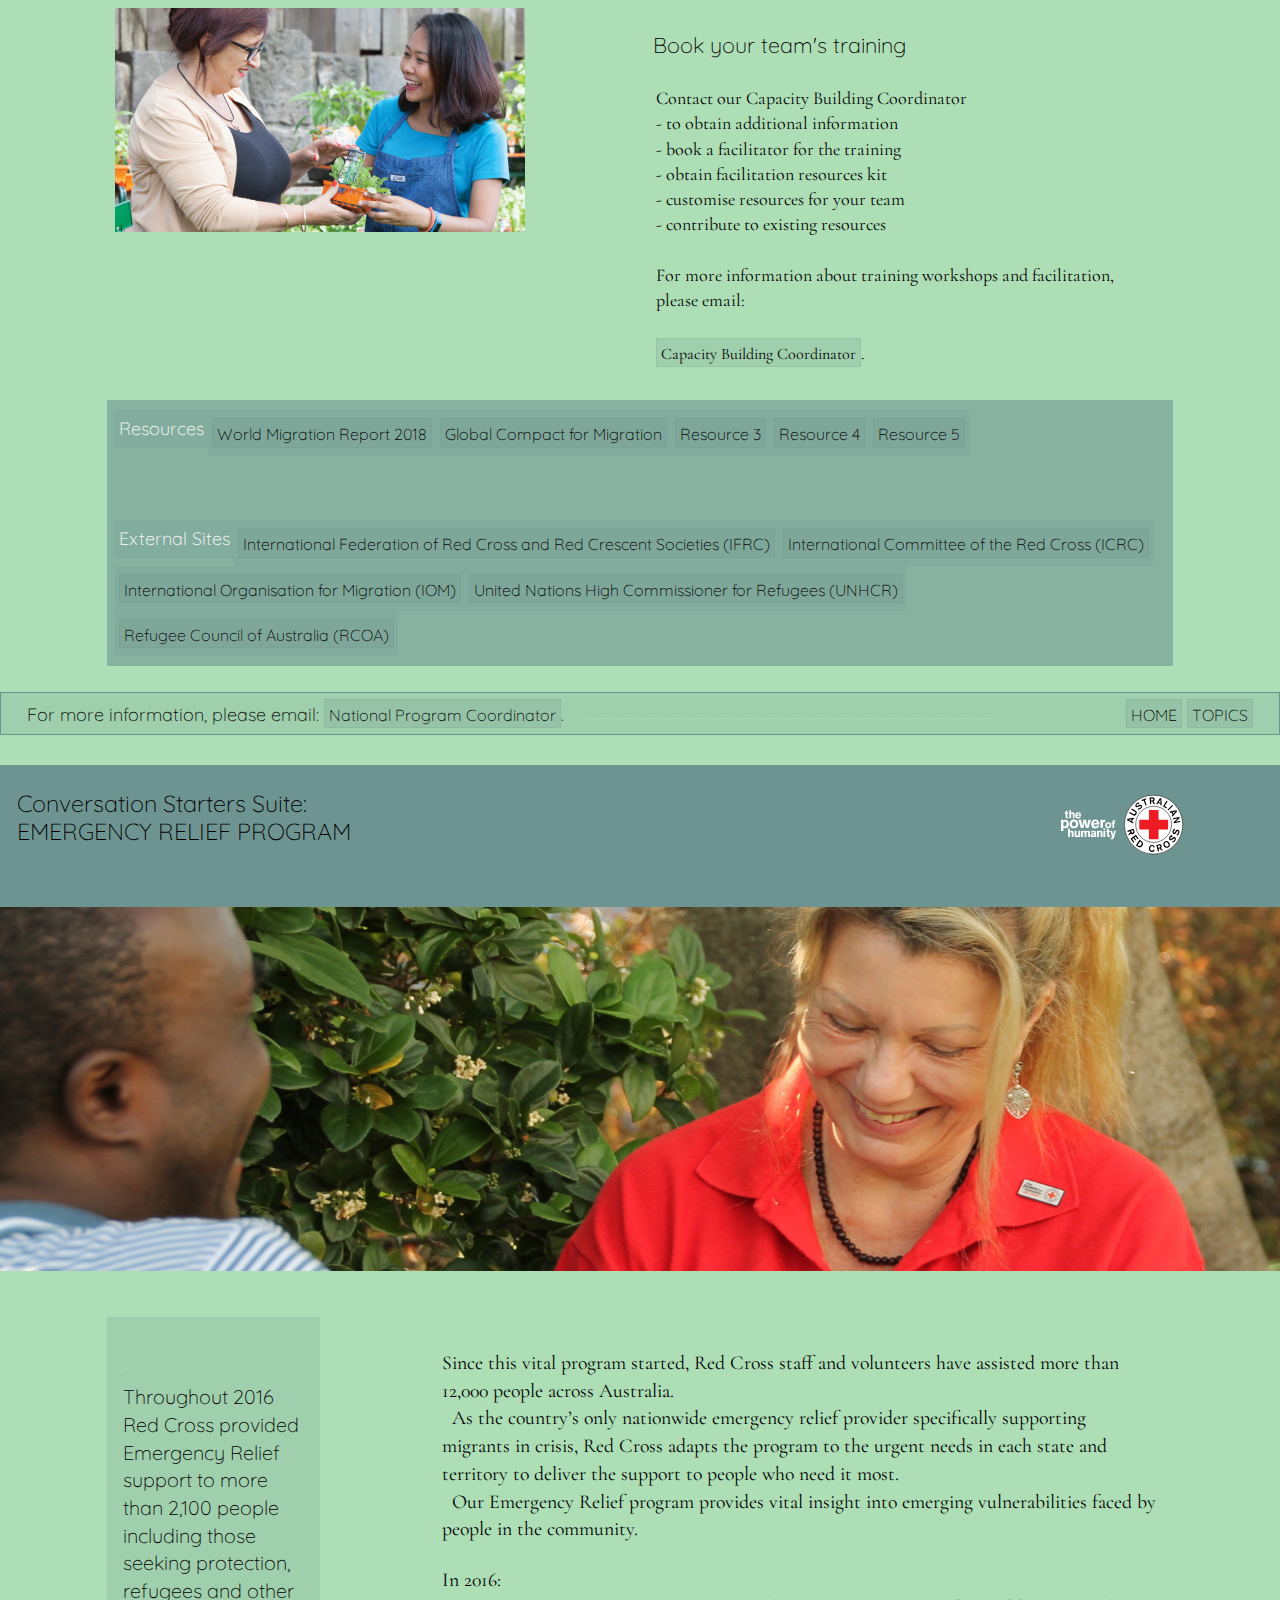
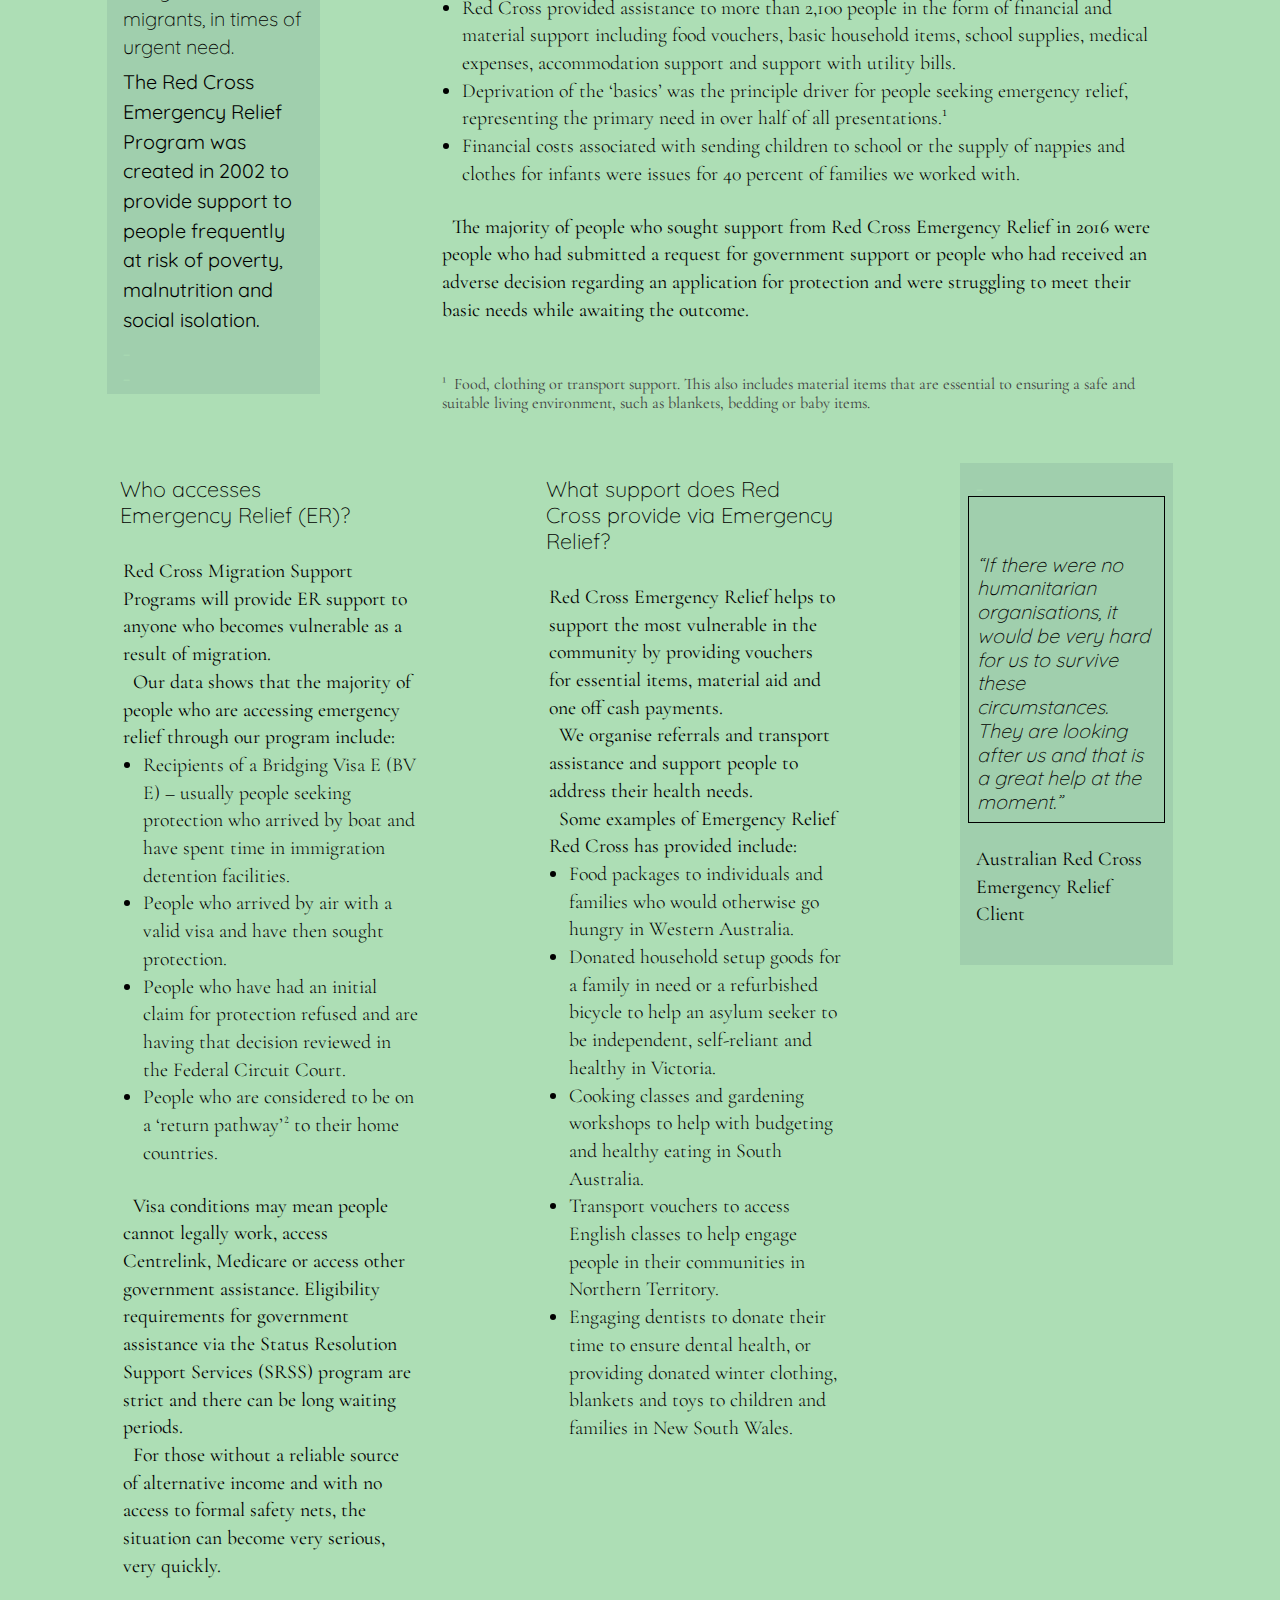
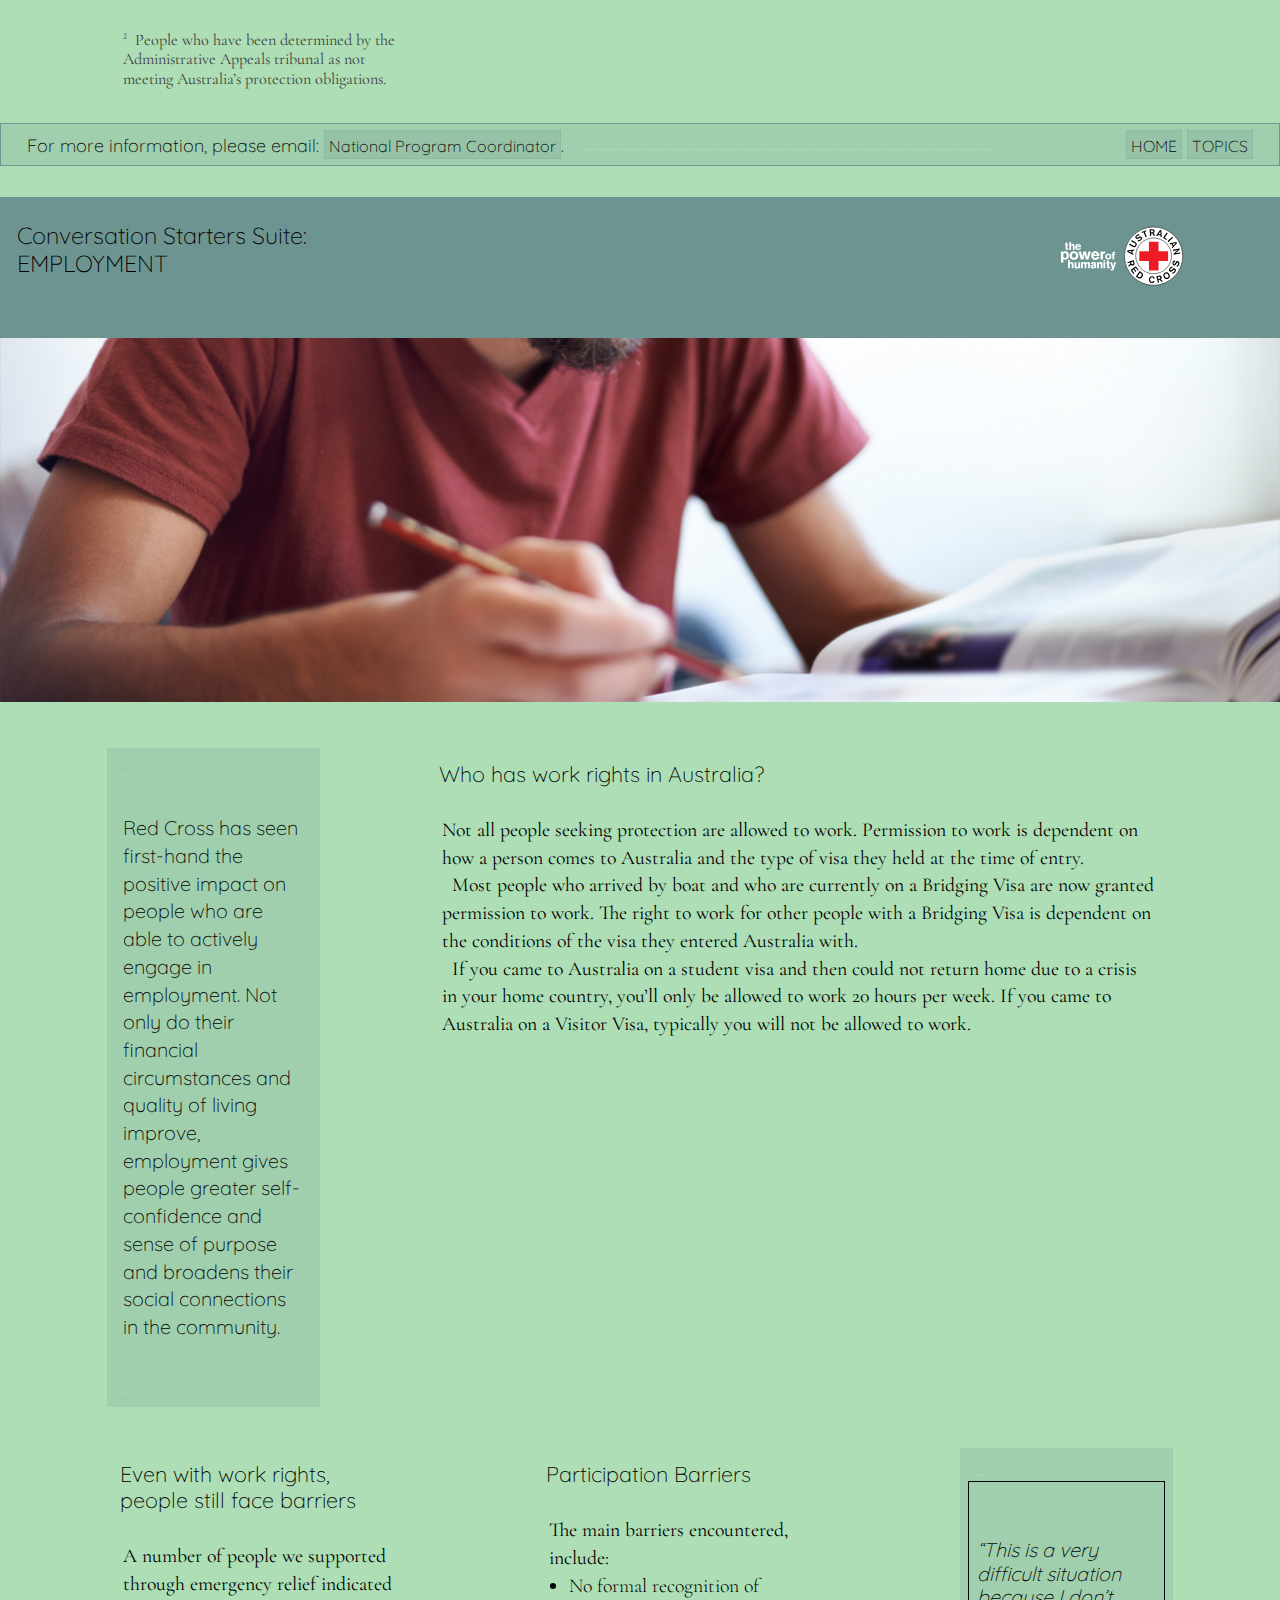
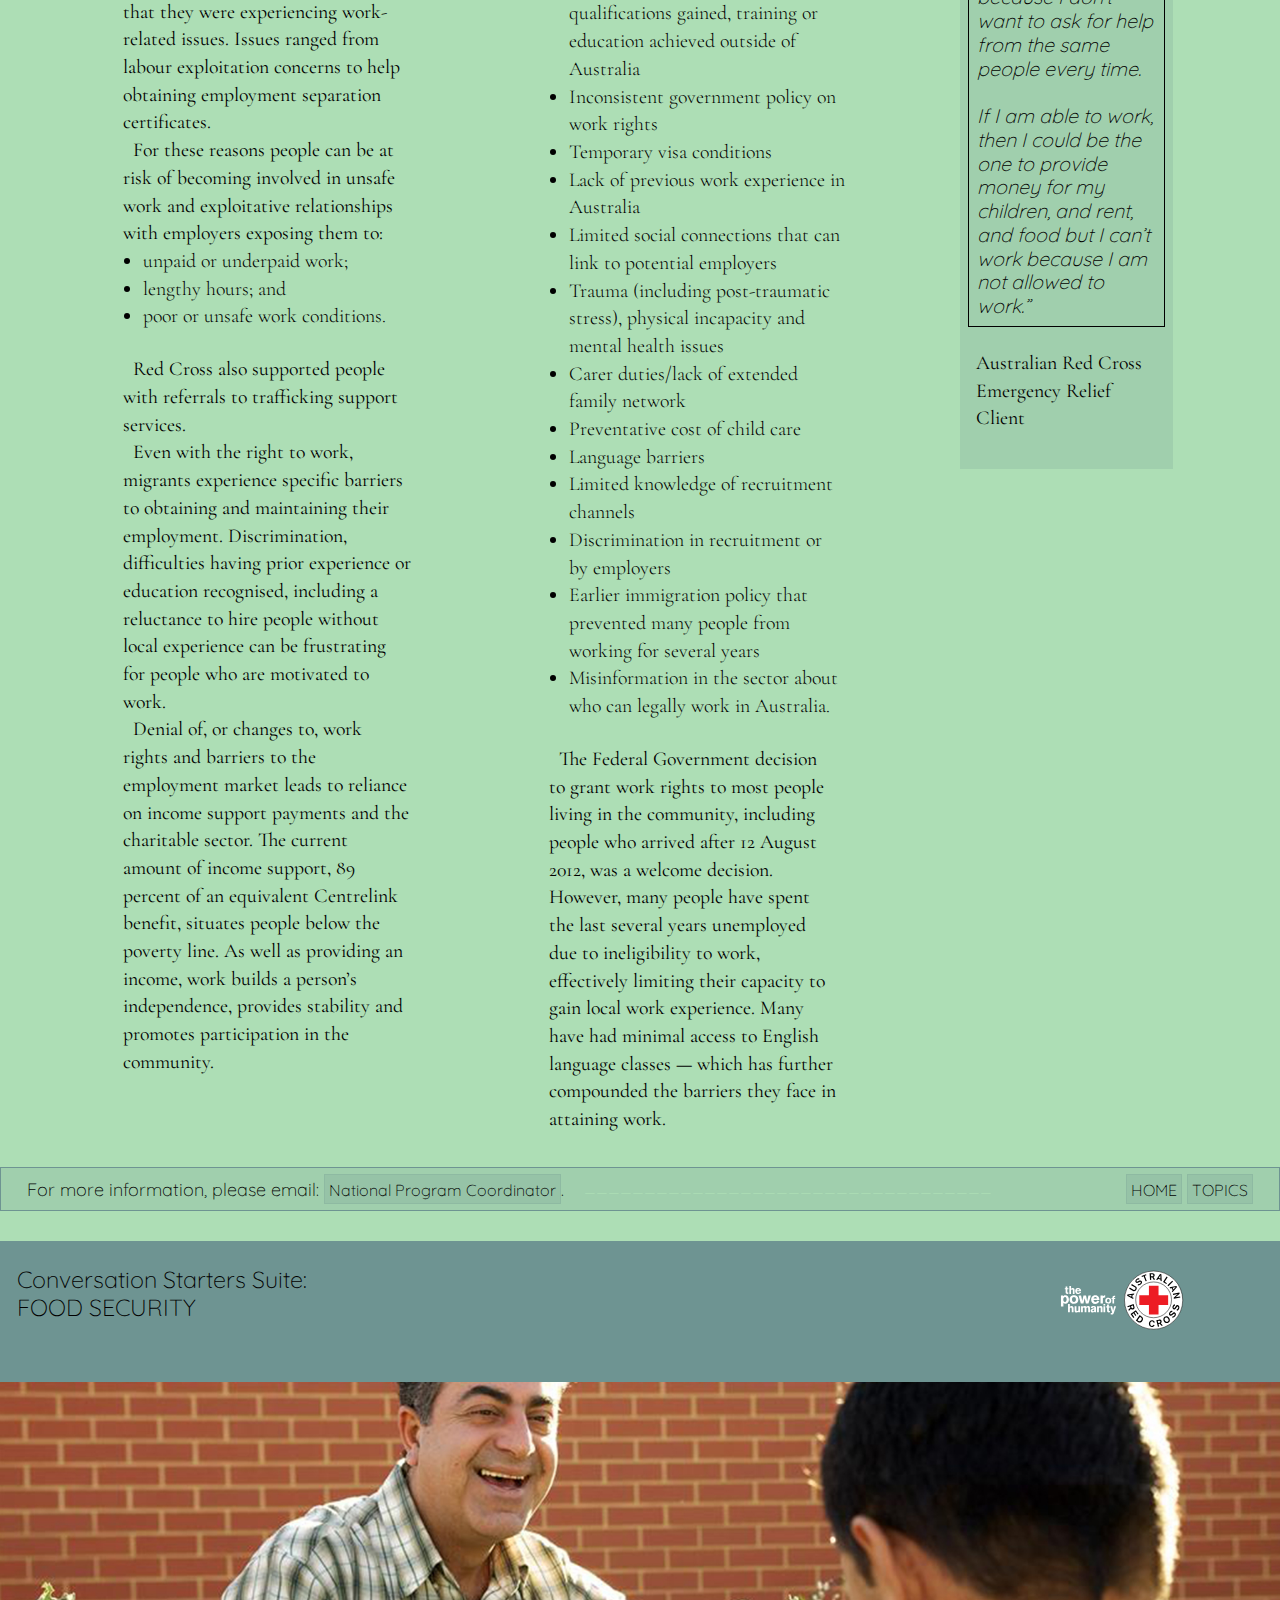
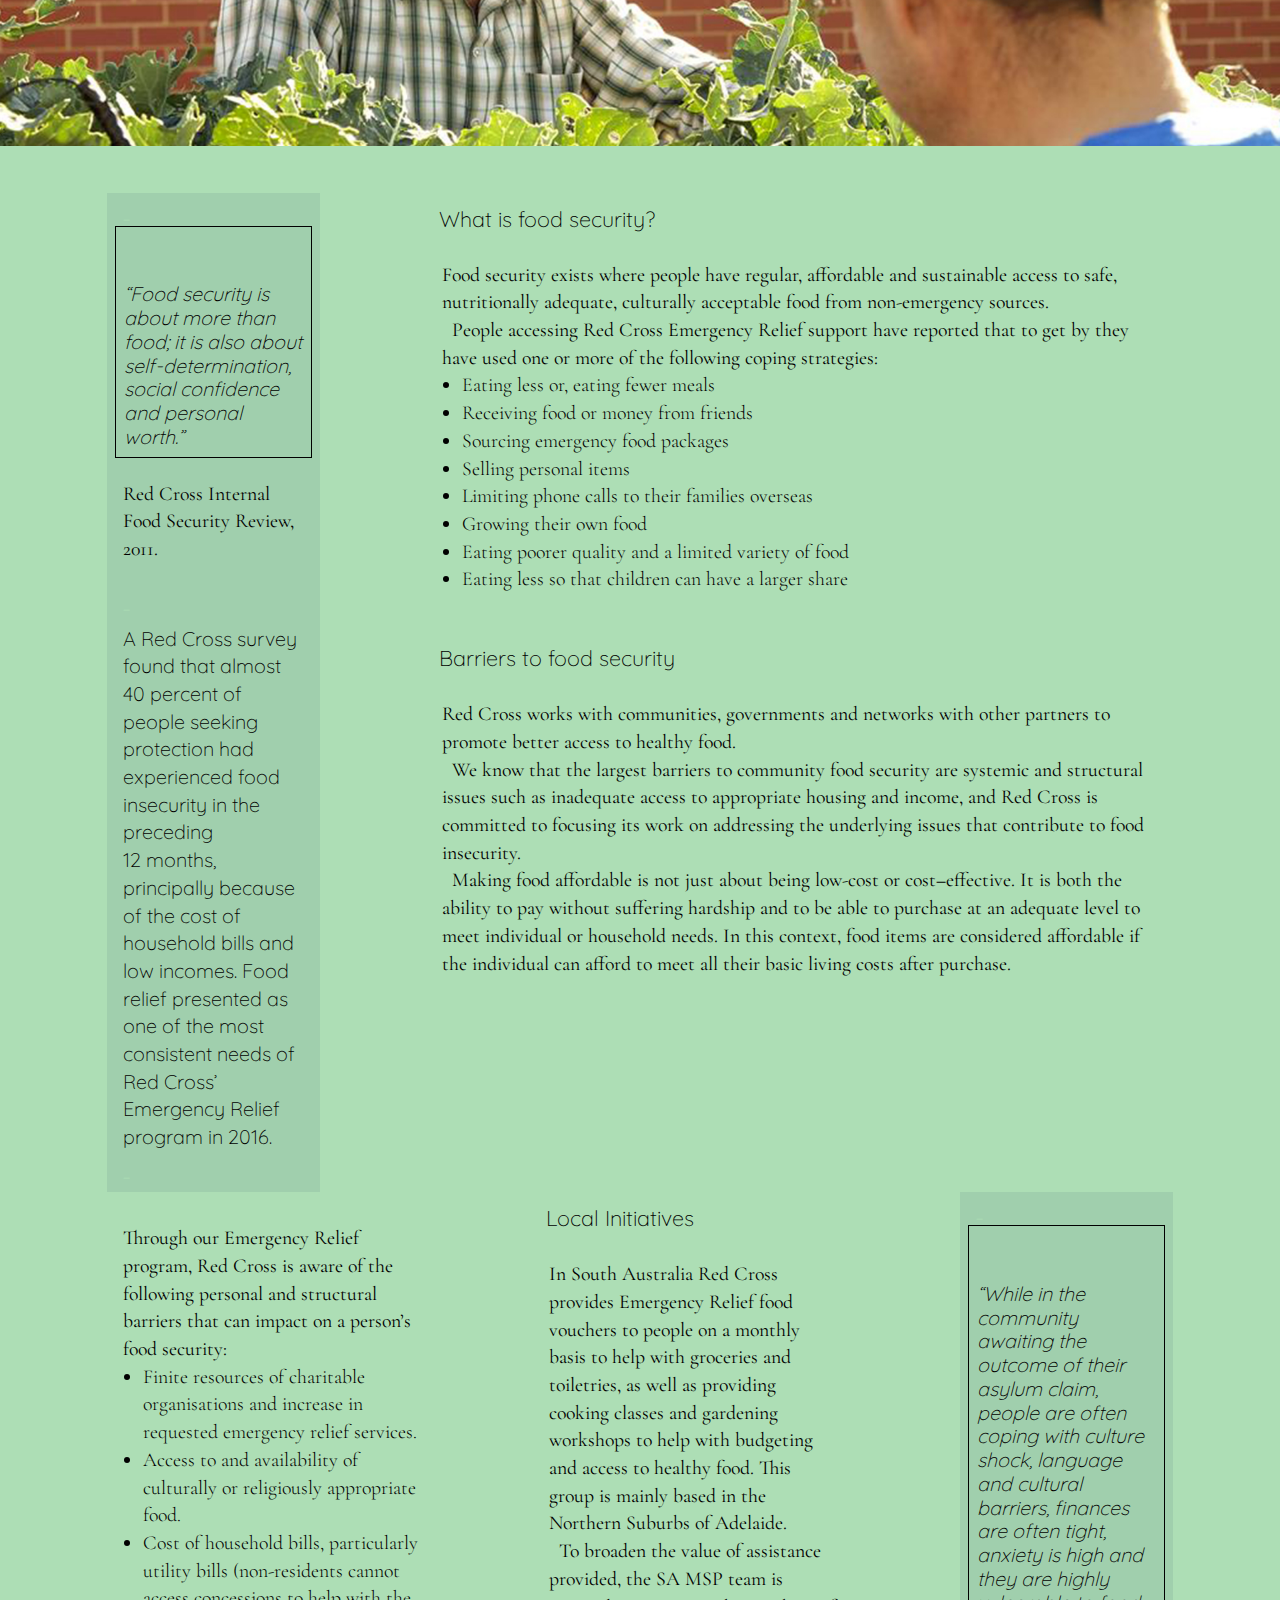
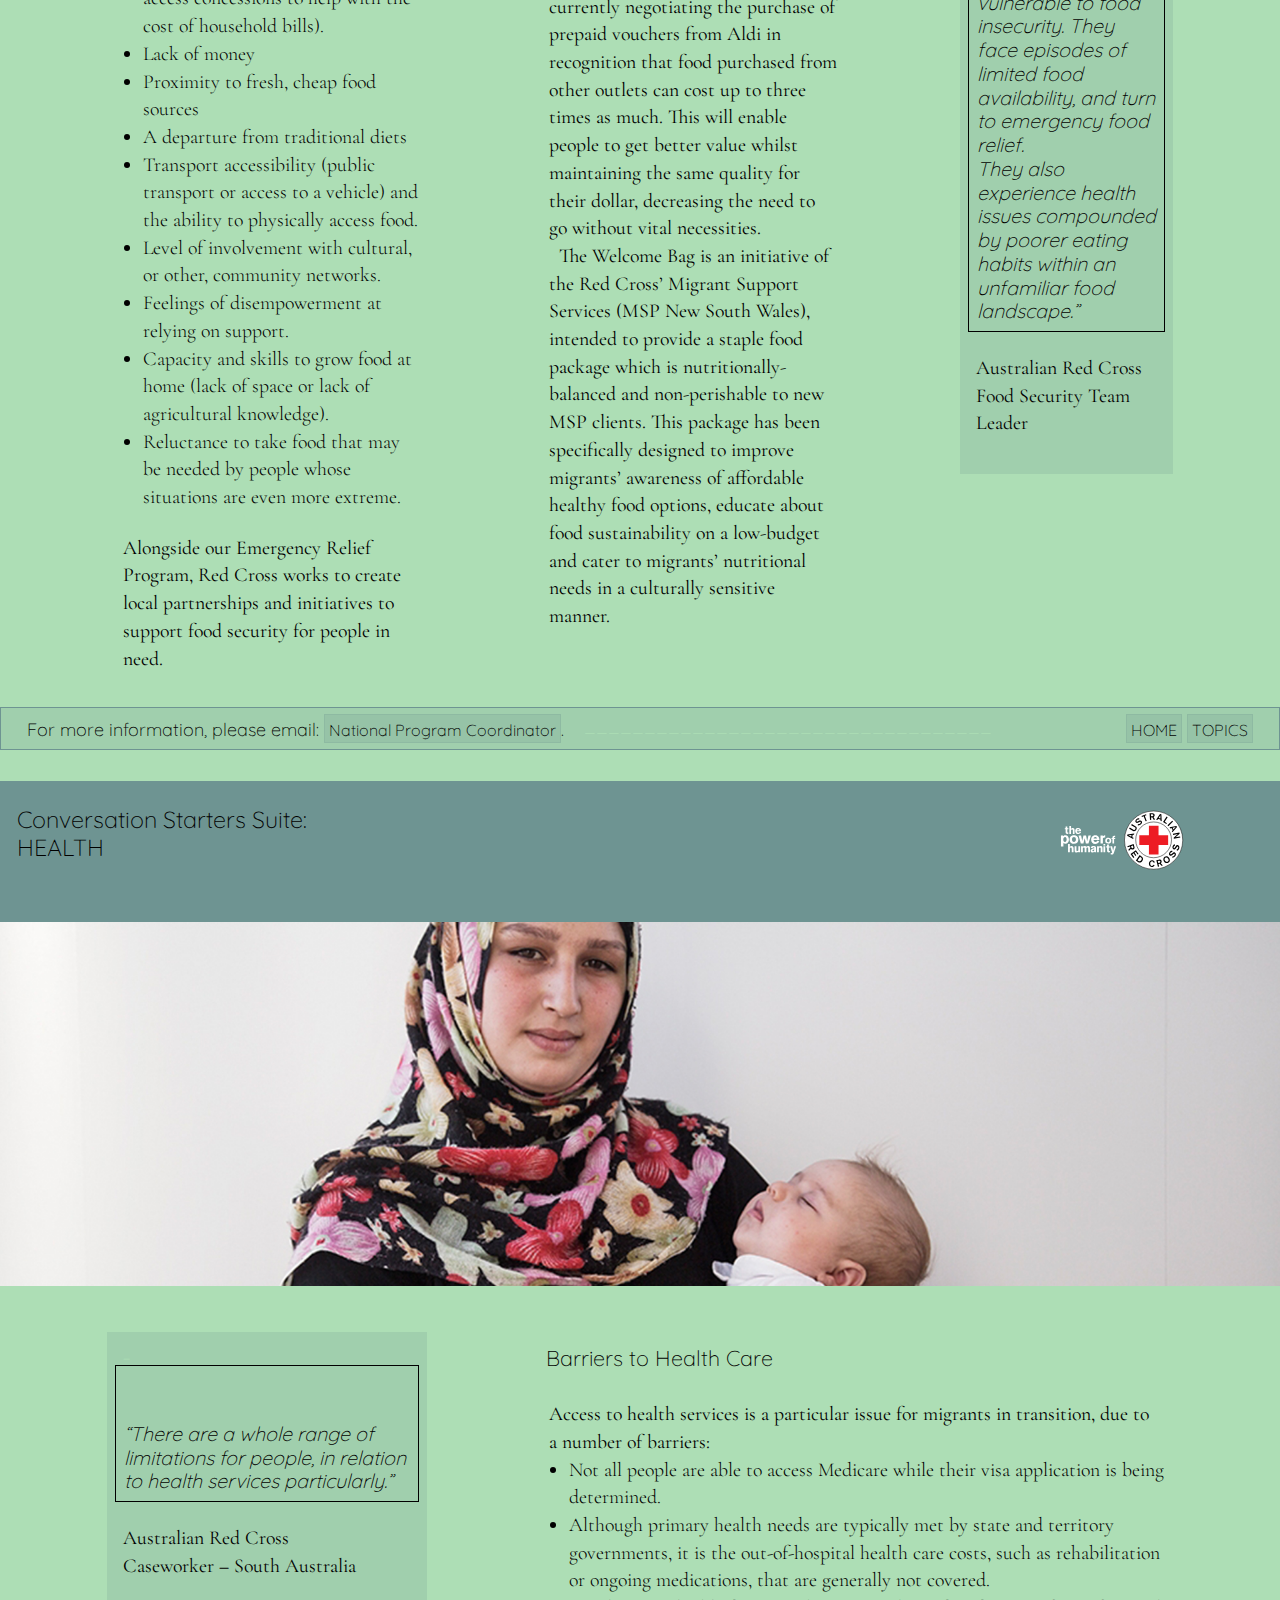
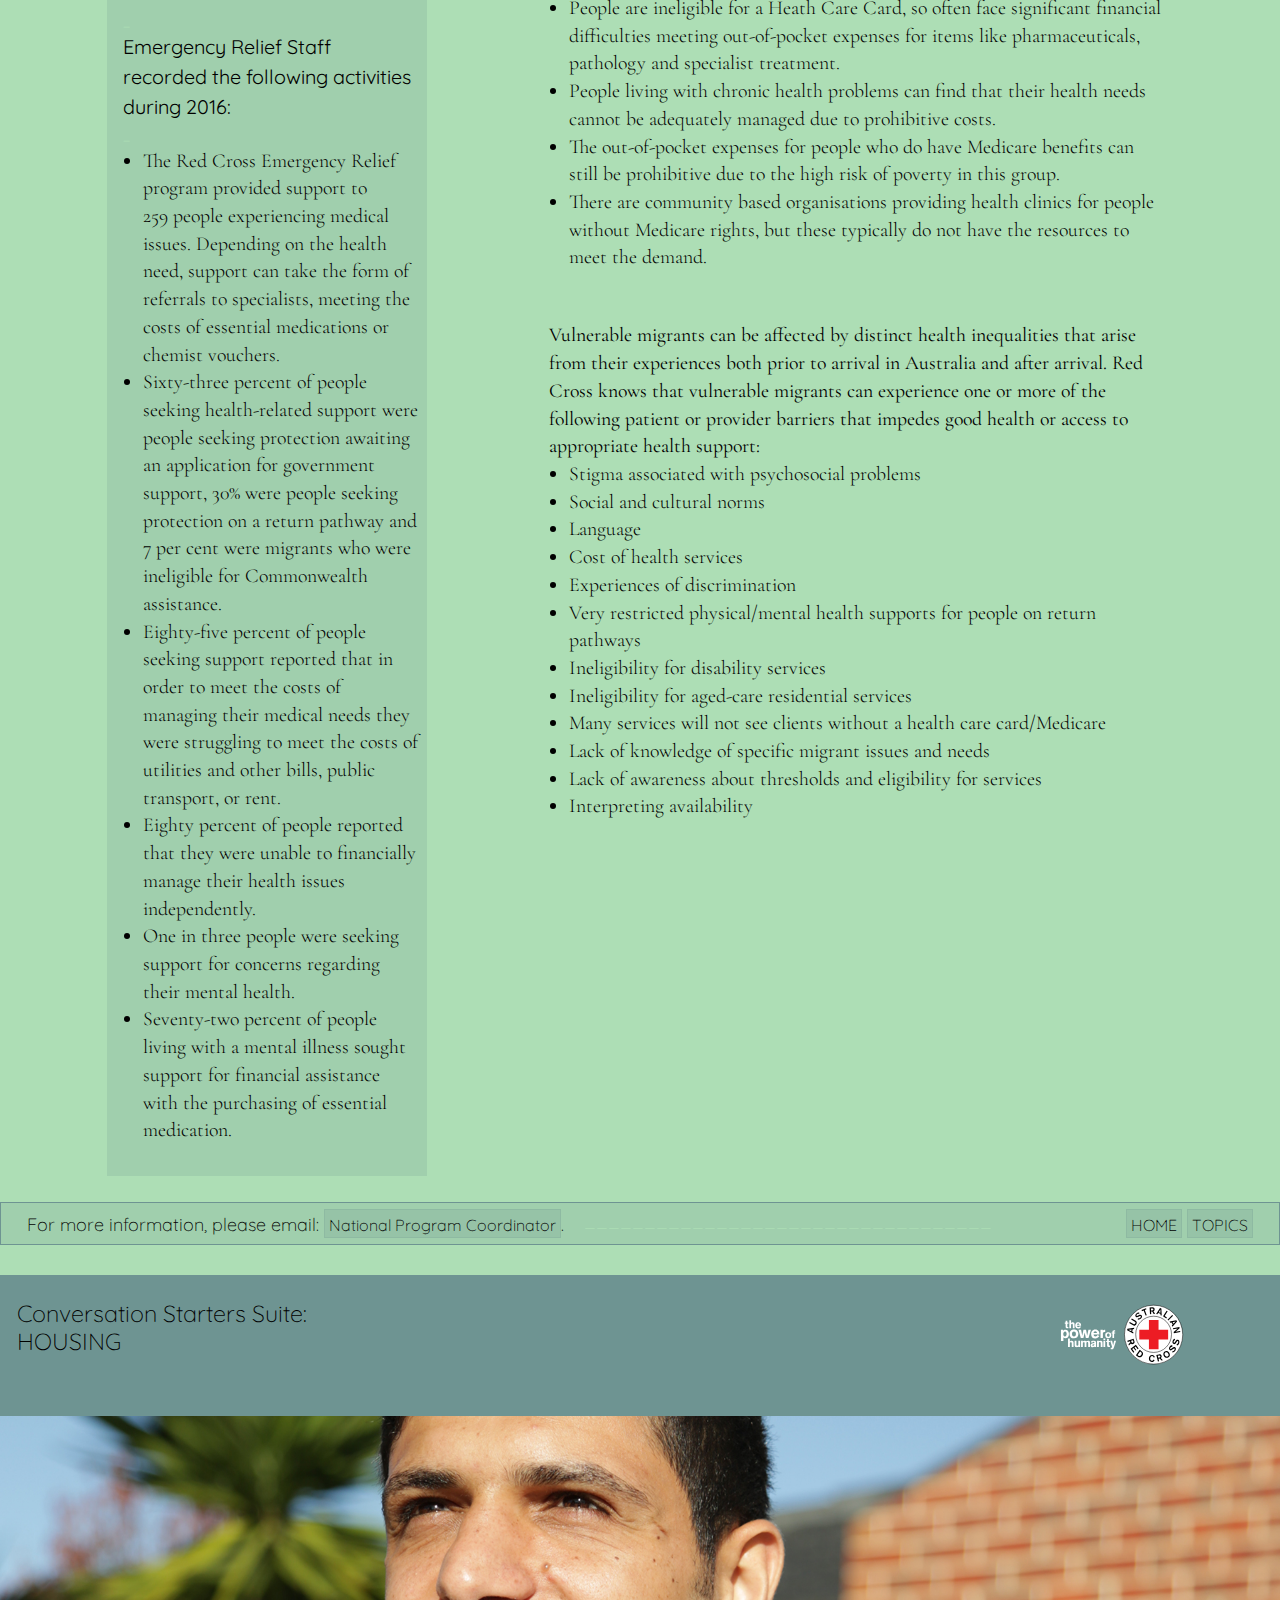
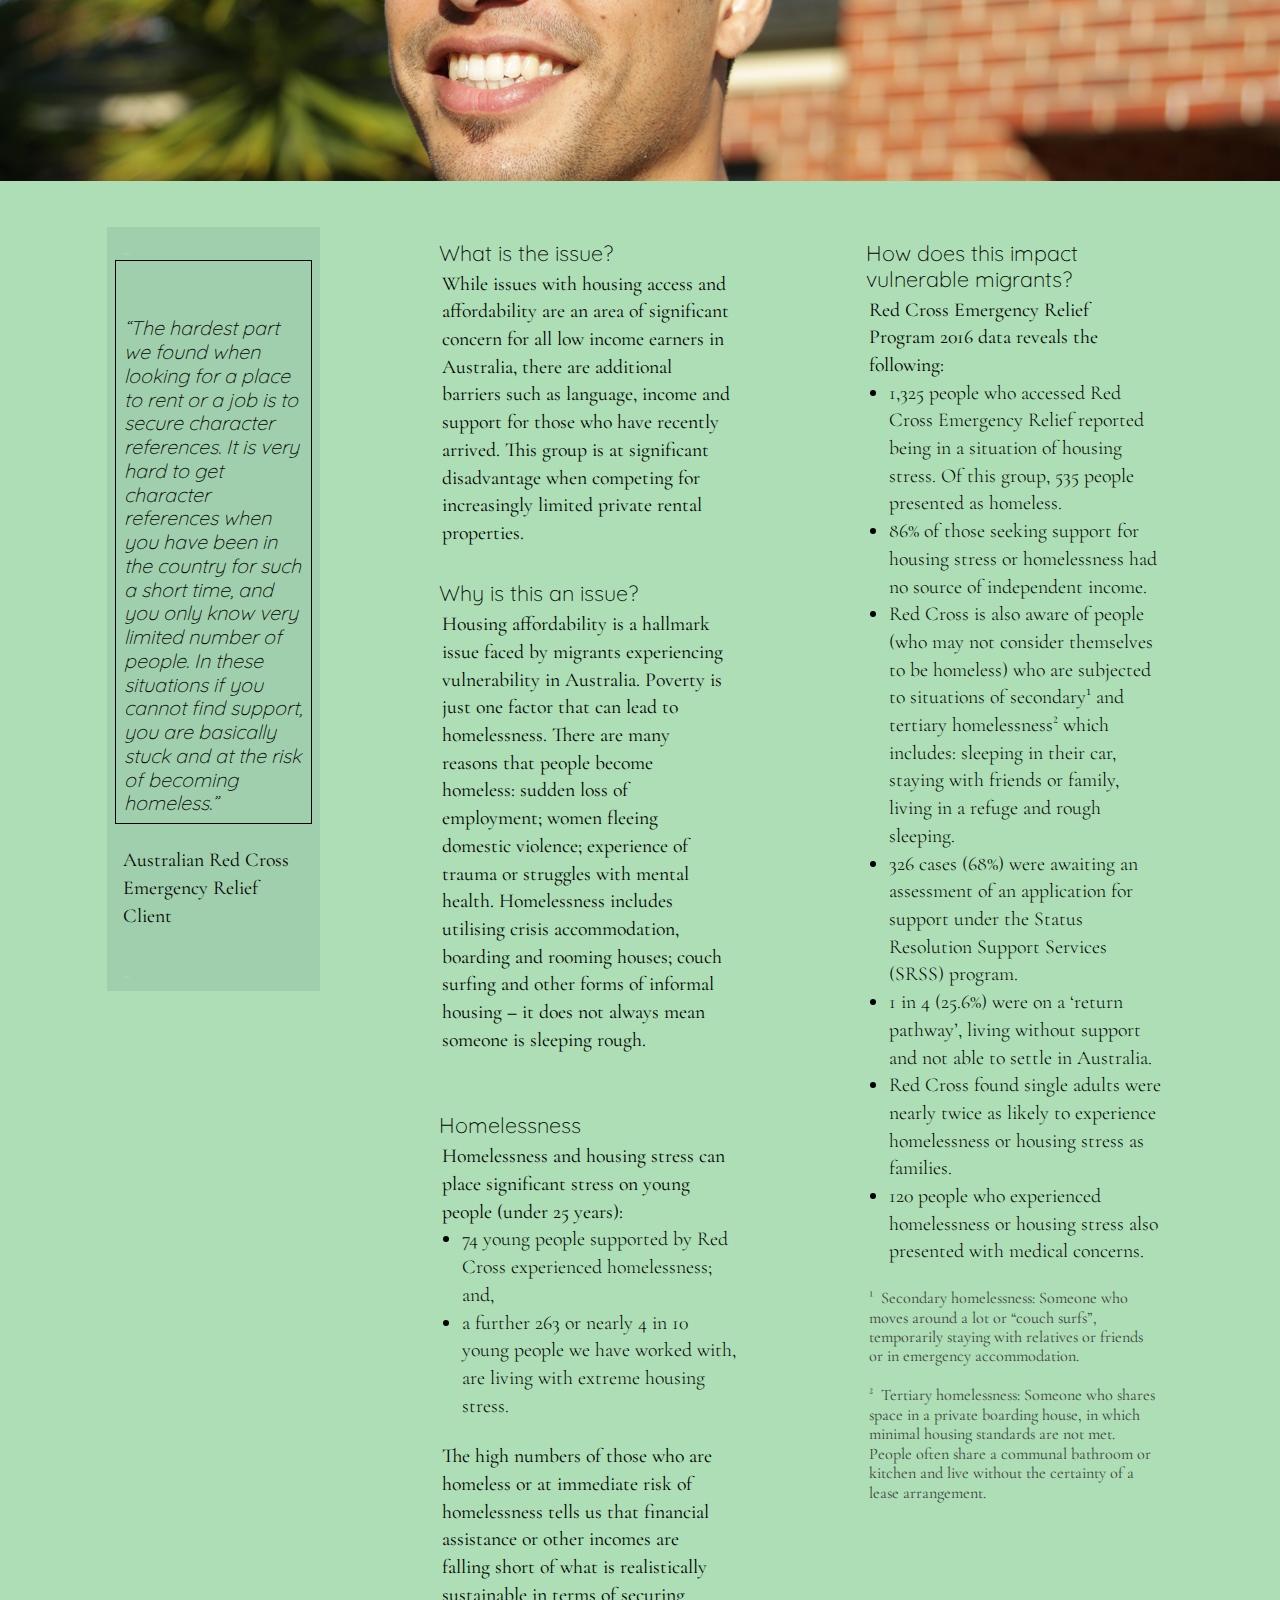
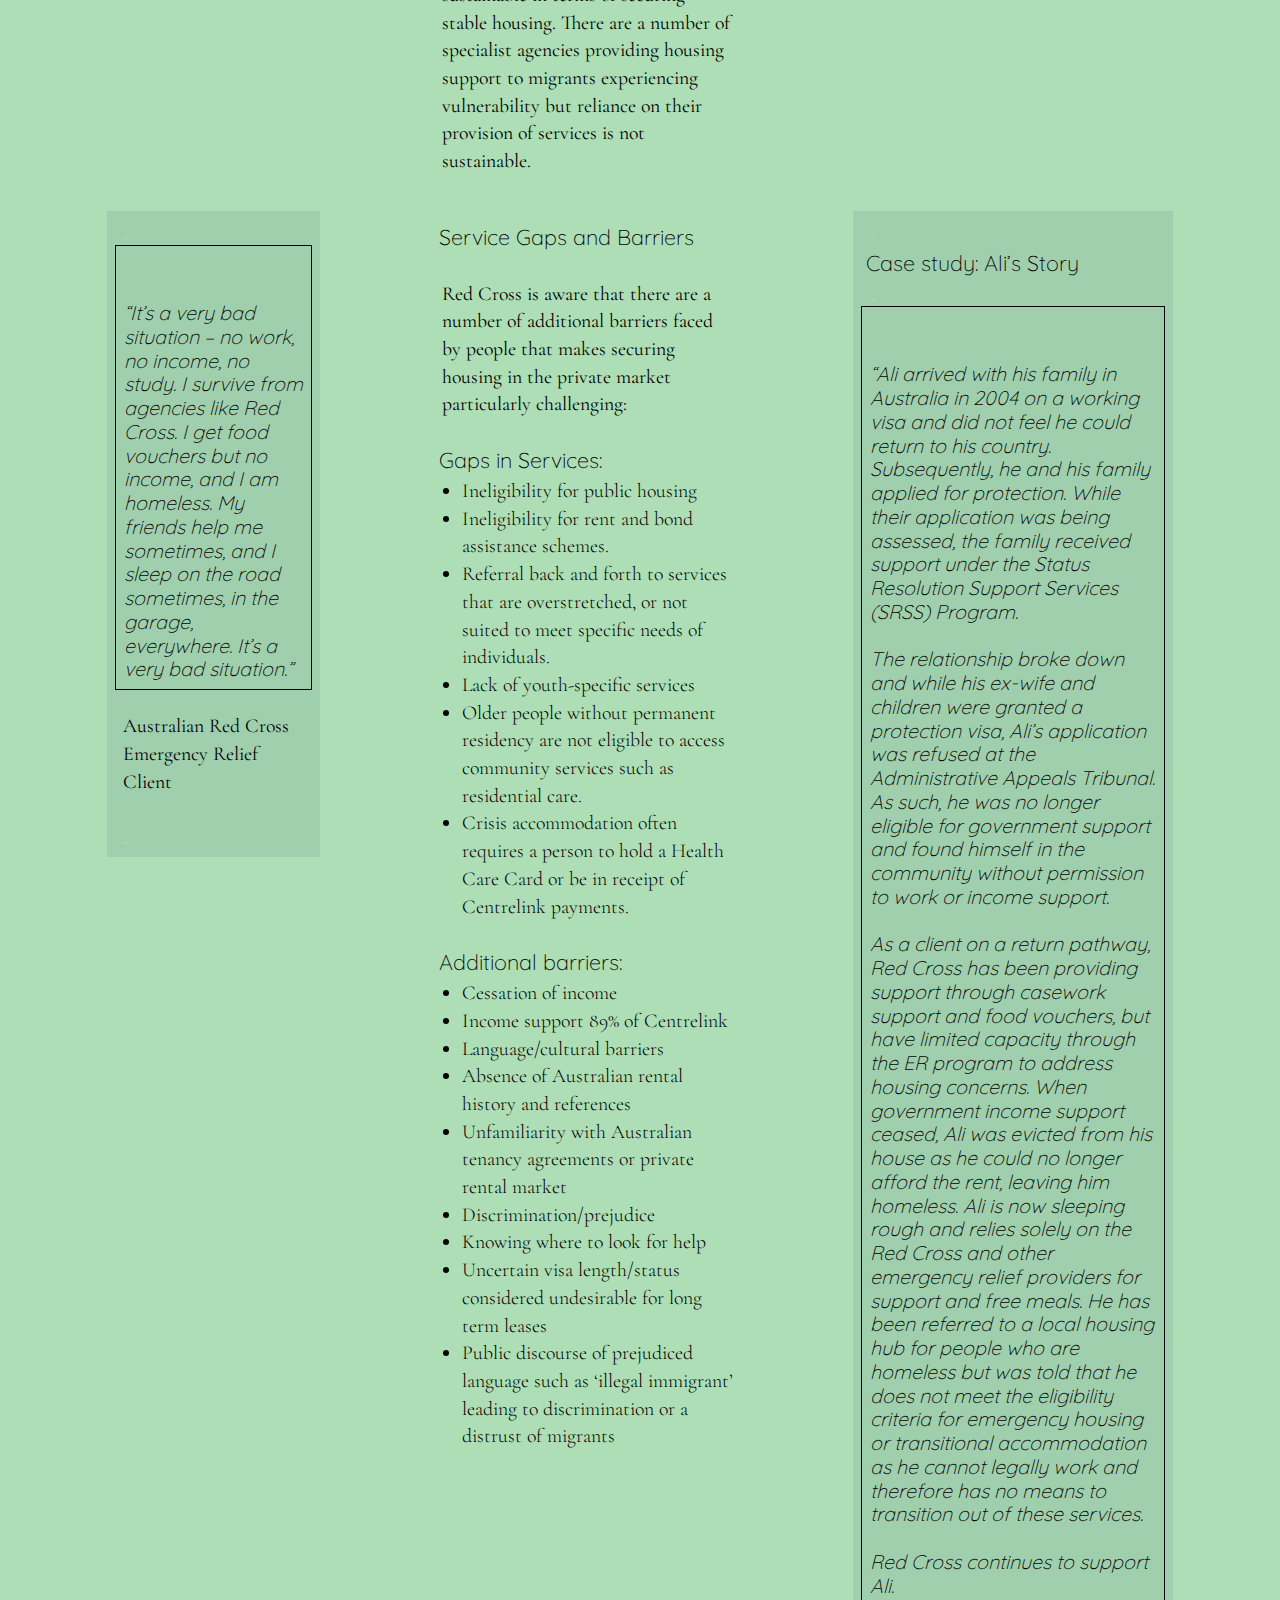
<file: unit_9/index.html>
<!DOCTYPE html>
<html lang="en">
<head>
	<link rel="stylesheet" type="text/css" href="css/style.css">
	<meta charset="utf-8">
	<meta name="viewport" content="width=device-width, initial-scale=1">
	<link rel="stylesheet" href="https://cdnjs.cloudflare.com/ajax/libs/font-awesome/4.7.0/css/font-awesome.min.css">
	<title>Caseworker Resources</title>
</head>
<body class="clearfix">
	<section id="heroimage">  <!--START hero image-->
		<div class="header">
			<div class="inner2">
				<img src="images/CLFull_Horiz-white-txt-nobckgrnd.svg" alt="CLFull_Horiz-white-txt-nobckgrnd.svg" style="max-width: 65%">
			</div>		
			<div class="inner">
				<h1>Conversation Starters Suite</h1>
			</div>
		</div>
		<div class="topimagecontainer">
			<img src="images/015-RedCrossCERES-2015-12-15-800x533.jpg" alt="015-RedCrossCERES-2015-12-15-800x533.jpg">
			<div class="top-right-alignleft">
				<h2>Conversation starters <br>and information for <br> stakeholders engaging <br>with asylum seekers <br>and refugees.</h2>
			</div>
			<div class="top-right-lower">
				<a href="#OverviewAnchor"><h2>VIEW TOPICS</h2></a>
			</div> 
  		</div>
  		<div class="inner">
  			<br>
  			<br>
  		</div>
  	</section>
  	<section id="OverviewAnchor">  <!--OVERVIEW-->
		<div class="header">
			<div class="inner2">
				<img src="images/CLFull_Horiz-white-txt-nobckgrnd.svg" alt="CLFull_Horiz-white-txt-nobckgrnd.svg" style="max-width: 65%">
			</div>		
			<div class="inner">
				<h1>Conversation Starters Suite: <br>OVERVIEW</h1>
			</div>
		</div>
<!--vertical space-->
		<div class="col-12">
  			<p class="p1">_</p>
  		</div>
<!--nav bar of topics-->
  		<div class="nav col-12">
  			<div class="buttonimagecontainer col-1">  
				<a href="#heroimage">
					<div class="top-right-aligncenter2">
						<img src="images/01_Home.png" alt="01_Home.png">
						<h4 class="h4white">HOME</h4></a>
					</div>
			</div>
			<div class="buttonimagecontainer col-2">  
				<a href="#ER_Anchor">
					<div class="top-right-aligncenter2">
						<img src="images/01_ERbutton.png" alt="01_ERbutton.png">
						<h4 class="h4white">Emergency Relief Program</h4></a>
					</div>
			</div>
			<div class="buttonimagecontainer col-2">  
				<a href="#Employment_Anchor">
					<div class="top-right-aligncenter2">
						<img src="images/02_Employmentbutton.png" alt="02_Employmentbutton.png">
						<h4 class="h4white">Employment</h4></a>
					</div>
			</div>
			<div class="buttonimagecontainer col-2">
				<a href="#Food_Anchor">
					<div class="top-right-aligncenter2">
						<img src="images/03_Foodbutton.png" alt="03_Foodbutton.png">
						<h4 class="h4white">Food Security</h4></a>
					</div>
			</div>
			<div class="buttonimagecontainer col-2">
				<a href="#Health_Anchor">
					<div class="top-right-aligncenter2">
						<img src="images/04_Healthbutton.png" alt="04_Healthbutton.png">
						<h4 class="h4white">Health</h4></a>
					</div>
			</div>
			<div class="buttonimagecontainer col-2">
				<a href="#Housing_Anchor">
					<div class="top-right-aligncenter2">
						<img src="images/05_Housingbutton.png" alt="05_Housingbutton.png">
						<h4 class="h4white">Housing</h4></a>
					</div>
			</div>
			<div class="buttonimagecontainer col-1">
				<a href="#OverviewAnchor">
					<div class="top-right-aligncenter2">
						<img src="images/06_Overview.png" alt="06_Overview.png">
						<h4 class="h4white">TOPICS</h4></a>
					</div>
			</div>
		</div>
<!--vertical space-->
			<div class="col-12">
  				<p class="p1">_</p>
  			</div>

<!-- Simulate a smartphone / tablet 
<div class="mobile-container">
 Top Navigation Menu 
	<div class="topnav">
  		<a href="#heroimage" class="active"><img src="images/CLFull_Horiz-white-txt-nobckgrnd.svg" alt="CLFull_Horiz-white-txt-nobckgrnd.svg" style="max-width: 65%"></a>
  		<div id="myLinks">
    		<a href="#ER_Anchor"><img src="images/01_ERbutton.png" alt="01_ERbutton.png"></a>
    		<a href="#Employment_Anchor"><img src="images/02_Employmentbutton.png" alt="02_Employmentbutton.png"></a>
    		<a href="#Food_Anchor"><img src="images/03_Foodbutton.png" alt="03_Foodbutton.png"></a>
    		<a href="#Health_Anchor"><img src="images/04_Healthbutton.png" alt="04_Healthbutton.png"></a>
    		<a href="#Housing_Anchor"><img src="images/05_Housingbutton.png" alt="05_Housingbutton.png"></a>
    		<a href="#OverviewAnchor"><img src="images/06_Overview.png" alt="06_Overview.png"></a>
  		</div>
  		<a href="javascript:void(0);" class="icon" onclick="myFunction()">
    		<i class="fa fa-bars"></i>
  		</a>
	</div>
End smartphone / tablet look
</div>

<script>
function myFunction() {
  var x = document.getElementById("myLinks");
  if (x.style.display === "block") {
    x.style.display = "none";
  } else {
    x.style.display = "block";
  }
}
</script> -->


<!--content for OVERVIEW-->
  		<div class="row">
  			<div class="col-1">
  				<p class="p1">_</p>
  			</div>
  			<div class="col-4">
				<h2>Conversation starters and information for stakeholders engaging with asylum seekers and refugees.</h2>
				<br>
				<p>This suite presents discussion topics across key areas with which asylum seekers and refugees require support during settlement phases in Australia.</p>
				<br>
				<img src="images/015-RedCrossCERES-2015-12-15_Reducedcropped.jpg" alt="015-RedCrossCERES-2015-12-15_Reducedcropped.jpg">
			</div>
			<div class="col-1">
  				<p class="p1">_</p>
  			</div>
			<div class="col-5">
  				<p class="p2">"Most migrants are resilient, innovative, resourceful and find ways to focus on the positive even in darker days. Feeling unwelcome, unwanted or feared can put up even more barriers to settlement and inclusion."</p>
  				<p class="p2"> Judy S, CEO ARC </p>
  				<p class="p1">_</p>
  				<p class="p1">_</p>
  				<h2>Book your team's training</h2>
  				<br>
  				<p>Contact our Capacity Building Coordinator <br>
  					- to obtain additional information <br>
  					- book a facilitator for the training <br>
  					- obtain facilitation resources kit <br>
  					- customise resources for your team <br>
  					- contribute to existing resources <br>
  				</p>
  				<p class="p1">_</p>
				<p>For more information about training workshops and facilitation, please email:</p>
				<p class="p1">_</p>
				<p><a href="mailto:lmarshall@redcross.org.au?subject=Training%20or%20Facilitation%20Enquiry">Capacity Building Coordinator</a>.</p>
				<p class="p1">_</p>
  			</div>
  			<div class="col-1">
  				<p class="p1">_</p>
  			</div>
  		</div>
<!--button bar 1 for sub sites-->
  		<div class="row">
  			<div class="col-1">
  				<p class="p1">_</p>
  			</div>
  			<div class="buttonsbarwrapper col-10">
 				<ul class="n">
  					<li class="n pleft">Resources</li>
  					<li class="n"><a href="http://www.iom.int/wmr/world-migration-report-2018">World Migration Report 2018 </a></li>
 					<li class="n"><a href="http://www.iom.int/global-compact-migration">Global Compact for Migration </a></li>
 					<li class="n"><a href="#">Resource 3 </a></li>
 					<li class="n"><a href="#">Resource 4 </a></li>
 					<li class="n"><a href="#">Resource 5 </a></li>
				</ul>
			</div>
  			<div class="col-1">
  				<p class="p1">_</p>
  			</div>			
		</div>
<!--button bar 2 for external sites-->				
		<div class="row">
  			<div class="col-1">
  				<p class="p1">_</p>
  			</div>
  			<div class="buttonsbarwrapper col-10">
				<ul class="n">
  					<li class="n pleft">External Sites</li>
  					<li class="n"><a href="http://www.ifrc.org/en/who-we-are/the-movement/">International Federation of Red Cross and Red Crescent Societies (IFRC)</a></li>
 					<li class="n"><a href="https://www.icrc.org/en">International Committee of the Red Cross (ICRC)</a></li>
 					<li class="n"><a href="https://www.iom.int/">International Organisation for Migration (IOM)</a></li>
 					<li class="n"><a href="http://www.unhcr.org/en-au/global-migration-group.html">United Nations High Commissioner for Refugees (UNHCR)</a></li>
 					<li class="n"><a href="https://www.refugeecouncil.org.au/">Refugee Council of Australia (RCOA)</a></li>
				</ul>
			</div>
  			<div class="col-1">
  				<p class="p1">_</p>
  			</div>			
		</div>
<!--footer-->
		<footer class="footer">
			<div class="pleft">For more information, please email: <a href="mailto:lmarshall@redcross.org.au?subject=Training%20or%20Facilitation%20Enquiry">National Program Coordinator</a>.</div>
			<div class="pcenter2">__________________________________</div>
			<div class="pright"><a href="#heroimage">HOME</a> <a href="#OverviewAnchor">TOPICS</a></div>
		</footer>
    </section>
  	<section id="ER_Anchor">   <!--ER PROGRAM-->
		<div class="header">
			<div class="inner2">
				<img src="images/CLFull_Horiz-white-txt-nobckgrnd.svg" alt="CLFull_Horiz-white-txt-nobckgrnd.svg" style="max-width: 65%">
			</div>
			<div class="inner">
				<h1>Conversation Starters Suite: <br>EMERGENCY RELIEF PROGRAM</h1>
			</div>
		</div>  
		<div class="topimagecontainer">  
			<img src="images/01_ER_heroshot.jpg" alt="01_ER_heroshot.jpg">
		</div>
<!--vertical space-->
		<div class="col-12">
  			<p class="p1">_</p>
  		</div>
<!--content for ER PROGRAM-->
<!--aside_1-->
		<div class="row">
			<div class="col-1">
  				<p class="p1">_</p>
  			</div>
	  		<div class="aside_1 col-2">
				<p class="p1">_</p>
				<p class="p1">_</p>
				<p class="pstandout">Throughout 2016 <br>Red Cross provided Emergency Relief support to more than 2,100&nbsp;people including those seeking protection, refugees and other migrants, in times of urgent need.</p>
				<p class="p4"><span>The Red Cross Emergency Relief Program was created in 2002 to provide support to people frequently at risk of poverty, malnutrition and social isolation.</span> </p>
				<p class="p1">_</p>
				<p class="p1">_</p>
			</div>
			<div class="col-1">
  				<p class="p1">_</p>
  			</div>
			<div class="art1 col-7">
				<p class="p1">_</p>
				<p class="p4">Since this vital program started, Red Cross staff and volunteers have assisted more than 12,000&nbsp;people across Australia.</p>
				<p class="p3">As the country’s only nationwide emergency relief provider specifically supporting migrants in crisis, Red Cross adapts the program to the urgent needs in each state and territory to deliver the support to people who need it most.</p>
				<p class="p3">Our Emergency Relief program provides vital insight into emerging vulnerabilities faced by people in the community.</p>
				<br>
				<p class="p4">In 2016:</p>
					<ul>
						<li class="p4">Red Cross provided assistance to more than 2,100 people in the form of financial and material support including food vouchers, basic household items, school supplies, medical expenses, accommodation support and support with utility bills.</li>
						<li class="p4">Deprivation of the ‘basics’ was the principle driver for people seeking emergency relief, representing the primary need in over half of all presentations.&#185;</li>
						<li class="p4">Financial costs associated with sending children to school or the supply of nappies and clothes for infants were issues for 40 percent of families we worked with.</li>
					</ul>
				<p class="p1">_</p>
				<p class="p3">The majority of people who sought support from Red Cross Emergency Relief in 2016 were people who had submitted a request for government support or people who had received an adverse decision regarding an application for protection and were struggling to meet their basic needs while awaiting the outcome.</p>
				<p class="p1">_</p>
				<p class="p1">_</p>
				<p class="pfootnote">&#185;&nbsp;&nbsp;Food, clothing or transport support. This also includes material items that are essential to ensuring a safe and suitable living environment, such as blankets, bedding or baby items.</p>
			</div>
  			<div class="col-1">
  				<p class="p1">_</p>
  			</div>
  		</div>
<!--second row-->
		<div class="col-12">
			<p class="p1">_</p>
		</div>
  		<div class="row">
  			<div class="col-1">
  				<p class="p1">_</p>
  			</div>
			<div class="art2 col-3">
				<h2>Who accesses <br>Emergency Relief (ER)?</h2>
				<p class="p1">_</p>
				<p class="p4">Red Cross Migration Support Programs will provide ER support to anyone who becomes vulnerable as a result of migration.</p>
				<p class="p3">Our data shows that the majority of people who are accessing emergency relief through our program include:</p>
					<ul>
						<li class="p4">Recipients of a Bridging Visa E (BV E) – usually people seeking protection who arrived by boat and have spent time in immigration detention facilities.</li>
						<li class="p4">People who arrived by air with a valid visa and have then sought protection.</li>
						<li class="p4">People who have had an initial claim for protection refused and are having that decision reviewed in the Federal Circuit Court.</li>
						<li class="p4">People who are considered to be on a ‘return pathway’&#178; to their home countries.</li>
					</ul>
				<p class="p1">_</p>
				<p class="p3">Visa conditions may mean people cannot legally work, access Centrelink, Medicare or access other government assistance. Eligibility requirements for government assistance via the Status Resolution Support Services (SRSS) program are strict and there can be long waiting periods.</p> 
				<p class="p3">For those without a reliable source of alternative income and with no access to formal safety nets, the situation can become very serious, very quickly.</p>
				<p class="p1">_</p>
				<p class="p1">_</p>
				<p class="pfootnote">&#178;&nbsp;&nbsp;People who have been determined by the Administrative Appeals tribunal as not meeting Australia’s protection obligations.</p>
			</div>
  			<div class="col-1">
  				<p class="p1">_</p>
  			</div>
			<div class="art3 col-3">
				<h2>What support does Red Cross provide via Emergency Relief?</h2>
				<p class="p1">_</p>
				<p class="p4">Red Cross Emergency Relief helps to support the most vulnerable in the community by providing vouchers for essential items, material aid and one off cash payments.</p>
				<p class="p3">We organise referrals and transport assistance and support people to address their health needs.</p>
				<p class="p3">Some examples of Emergency Relief <br>Red Cross has provided include:</p>
					<ul>
						<li class="p4">Food packages to individuals and families who would otherwise go hungry in Western Australia.</li>
						<li class="p4">Donated household setup goods for a family in need or a refurbished bicycle to help an asylum seeker to be independent, self-reliant and healthy in Victoria.</li>
						<li class="p4">Cooking classes and gardening workshops to help with budgeting and healthy eating in South Australia.</li>
						<li class="p4">Transport vouchers to access English classes to help engage people in their communities in Northern Territory.</li>
						<li class="p4">Engaging dentists to donate their time to ensure dental health, or providing donated winter clothing, blankets and toys to children and families in New South Wales.</li>
					</ul>
			</div>
			<div class="col-1">
  				<p class="p1">_</p>
  			</div>
			<div class="aside_2 col-2">
				<p class="p1">_</p>
				<p class="pstandout2"><br><br>&#147;If there were no humanitarian organisations, it would be very hard for us to survive these circumstances. They are looking after us and that is a great help at the moment.&#148;</p>
				<br>
				<p class="p4">Australian Red Cross <br>Emergency Relief Client<br><br></p>
			</div>
  			<div class="col-1">
  				<p class="p1">_</p>
  			</div>
  		</div>
<!--footer-->
		<footer class="footer">
			<div class="pleft">For more information, please email: <a href="mailto:lmarshall@redcross.org.au?subject=Training%20or%20Facilitation%20Enquiry">National Program Coordinator</a>.</div>
			<div class="pcenter2">__________________________________</div>			
			<div class="pright"><a href="#heroimage">HOME</a> <a href="#OverviewAnchor">TOPICS</a></div>
		</footer>
    </section>
  	<section id="Employment_Anchor">  <!--EMPLOYMENT-->
		<div class="header">
			<div class="inner2">
				<img src="images/CLFull_Horiz-white-txt-nobckgrnd.svg" alt="CLFull_Horiz-white-txt-nobckgrnd.svg" style="max-width: 65%">
			</div>		
			<div class="inner">
				<h1>Conversation Starters Suite: <br>EMPLOYMENT</h1>
			</div>
		</div>
		<div class="topimagecontainer">
			<img src="images/02_Employment_heroshot.jpg" alt="02_Employment_heroshot.jpg">
		</div>
<!--vertical space-->
		<div class="col-12">
  			<p class="p1">_</p>
  		</div>
<!--content for EMPLOYMENT-->
<!--aside_1-->
  		<div class="row">
  			<div class="col-1">
  				<p class="p1">_</p>
  			</div>
			<div class="aside_1 col-2">
				<p class="p1">_</p>
				<p class="p1">_</p>
				<p class="pstandout">Red Cross has seen first-hand the positive impact on people who are able to actively engage in employment. Not only do their financial circumstances and quality of living improve, employment gives people greater self-confidence and sense of purpose and broadens their social connections in the community.</p>
				<p class="p1">_</p>
				<p class="p1">_</p>
			</div>
  			<div class="col-1">
  				<p class="p1">_</p>
  			</div>			
			<div class="art1 col-7">
				<h2>Who has work rights in Australia?</h2>
				<p class="p1">_</p>
				<p class="p4">Not all people seeking protection are allowed to work. Permission to work is dependent on how a person comes to Australia and the type of visa they held at the time of entry.</p>
				<p class="p3">Most people who arrived by boat and who are currently on a Bridging Visa are now granted permission to work. The right to work for other people with a Bridging Visa is dependent on the conditions of the visa they entered Australia with.</p>
				<p class="p3">If you came to Australia on a student visa and then could not return home due to a crisis in your home country, you’ll only be allowed to work 20 hours per week. If you came to Australia on a Visitor Visa, typically you will not be allowed to work.</p>
			</div>
  			<div class="col-1">
  				<p class="p1">_</p>
  			</div>			
		</div>
		<div class="col-12">
  			<p class="p1">_</p>
  		</div>
<!--second row-->
  		<div class="row">
  			<div class="col-1">
  				<p class="p1">_</p>
  			</div>  			
			<div class="art2 col-3">
				<h2>Even with work rights, <br>people still face barriers</h2>
				<p class="p1">_</p>
				<p class="p4">A number of people we supported through emergency relief indicated that they were experiencing work-related issues. Issues ranged from labour exploitation concerns to help obtaining employment separation certificates.</p>
				<p class="p3">For these reasons people can be at risk of becoming involved in unsafe work and exploitative relationships with employers exposing them to:</p>
					<ul>
						<li class="p4">unpaid or underpaid work;</li>
						<li class="p4">lengthy hours; and</li>
						<li class="p4">poor or unsafe work conditions.</li>
					</ul>
				<p class="p1">_</p>
				<p class="p3">Red Cross also supported people with referrals to trafficking support services.</p> 
				<p class="p3">Even with the right to work, migrants experience specific barriers to obtaining and maintaining their employment. Discrimination, difficulties having prior experience or education recognised, including a reluctance to hire people without local experience can be frustrating for people who are motivated to work.</p>
				<p class="p3">Denial of, or changes to, work rights and barriers to the employment market leads to reliance on income support payments and the charitable sector. The current amount of income support, 89 percent of an equivalent Centrelink benefit, situates people below the poverty line. As well as providing an income, work builds a person’s independence, provides stability and promotes participation in the community.</p>
			</div>
  			<div class="col-1">
  				<p class="p1">_</p>
  			</div> 			
			<div class="art3 col-3">
				<h2>Participation Barriers</h2>
				<p class="p1">_</p>
				<p class="p4">The main barriers encountered, include:</p>
					<ul>
						<li class="p4">No formal recognition of qualifications gained, training or education achieved outside of Australia</li>
						<li class="p4">Inconsistent government policy on work rights</li>
						<li class="p4">Temporary visa conditions</li>
						<li class="p4">Lack of previous work experience in Australia</li>
						<li class="p4">Limited social connections that can link to potential employers</li>
						<li class="p4">Trauma (including post-traumatic stress), physical incapacity and mental health issues</li>
						<li class="p4">Carer duties/lack of extended family network</li>
						<li class="p4">Preventative cost of child care</li>
						<li class="p4">Language barriers</li>
						<li class="p4">Limited knowledge of recruitment channels</li>
						<li class="p4">Discrimination in recruitment or by employers</li>
						<li class="p4">Earlier immigration policy that prevented many people from working for several years</li>
						<li class="p4">Misinformation in the sector about who can legally work in Australia.</li>
					</ul>
				<p class="p1">_</p>
				<p class="p3">The Federal Government decision to grant work rights to most people living in the community, including people who arrived after 12 August 2012, was a welcome decision. However, many people have spent the last several years unemployed due to ineligibility to work, effectively limiting their capacity to gain local work experience. Many have had minimal access to English language classes — which has further compounded the barriers they face in attaining work.</p>
			</div>
  			<div class="col-1">
  				<p class="p1">_</p>
  			</div> 			
			<div class="aside_2 col-2">
				<p class="p1">_</p>
				<p class="pstandout2"><br><br>&#147;This is a very difficult situation because I don’t want to ask for help from the same people every time. <br><br>If I am able to work, then I could be the one to provide money for my children, and rent, and food but I can’t work because I am not allowed to work.&#148;</p>
				<br>
				<p class="p4">Australian Red Cross <br>Emergency Relief Client<br><br></p>
			</div>
  			<div class="col-1">
  				<p class="p1">_</p>
  			</div>
  		</div>
<!--footer-->  			
		<footer class="footer">
			<div class="pleft">For more information, please email: <a href="mailto:lmarshall@redcross.org.au?subject=Training%20or%20Facilitation%20Enquiry">National Program Coordinator</a>.</div>
			<div class="pcenter2">__________________________________</div>			
			<div class="pright"><a href="#heroimage">HOME</a> <a href="#OverviewAnchor">TOPICS</a></div>
		</footer>
    </section>
  	<section id="Food_Anchor">  <!--FOOD SECURITY-->
		<div class="header">
			<div class="inner2">
				<img src="images/CLFull_Horiz-white-txt-nobckgrnd.svg" alt="CLFull_Horiz-white-txt-nobckgrnd.svg" style="max-width: 65%">
			</div>		
			<div class="inner">
				<h1>Conversation Starters Suite: <br>FOOD SECURITY</h1>
			</div>
		</div>
		<div class="topimagecontainer">
			<img src="images/03_FoodSecurity_heroshot.jpg" alt="03_FoodSecurity_heroshot.jpg">
		</div>
<!--vertical space-->
		<div class="col-12">
  			<p class="p1">_</p>
  		</div>
<!--content for FOOD SECURITY-->
  		<div class="row">
  			<div class="col-1">
  				<p class="p1">_</p>
  			</div>
			<div class="aside_2 col-2">   <!--aside_2-->
				<p class="p1">_</p>
				<p class="pstandout2"><br><br>&#147;Food security is about more than food; it is also about self-determination, social confidence and personal worth.&#148;</p>
				<br>
				<p class="p4">Red Cross Internal Food Security Review, 2011.<br><br></p>
				<p class="p1">_</p>				
				<p class="p4 pstandout">A Red Cross survey found that almost 40&nbsp;percent of people seeking protection had experienced food insecurity in the preceding 12&nbsp;months, principally because of the cost of household bills and low incomes. Food relief presented as one of the most consistent needs of Red Cross’ Emergency Relief program in 2016.</p>
				<p class="p1">_</p>
			</div>
  			<div class="col-1">
  				<p class="p1">_</p>
  			</div>			
			<div class="art1 col-7">
				<h2>What is food security?</h2>
				<p class="p1">_</p>
				<p class="p4">Food security exists where people have regular, affordable and sustainable access to safe, nutritionally adequate, culturally acceptable food from non-emergency sources.</p>
				<p class="p3">People accessing Red Cross Emergency Relief support have reported that to get by they have used one or more of the following coping strategies:</p>
					<ul>
						<li class="p4">Eating less or, eating fewer meals</li>
						<li class="p4">Receiving food or money from friends</li>
						<li class="p4">Sourcing emergency food packages</li>
						<li class="p4">Selling personal items</li>
						<li class="p4">Limiting phone calls to their families overseas</li>
						<li class="p4">Growing their own food</li>
						<li class="p4">Eating poorer quality and a limited variety of food</li>
						<li class="p4">Eating less so that children can have a larger share</li>
					</ul>
				<br>
				<br>
				<h2>Barriers to food security</h2>
				<p class="p1">_</p>				
				<p class="p4">Red Cross works with communities, governments and networks with other partners to promote better access to healthy food.</p>
				<p class="p3">We know that the largest barriers to community food security are systemic and structural issues such as inadequate access to appropriate housing and income, and Red Cross is committed to focusing its work on addressing the underlying issues that contribute to food insecurity.</p>
				<p class="p3">Making food affordable is not just about being low-cost or cost–effective. It is both the ability to pay without suffering hardship and to be able to purchase at an adequate level to meet individual or household needs. In this context, food items are considered affordable if the individual can afford to meet all their basic living costs after purchase.<br></p>
			</div>
  			<div class="col-1">
  				<p class="p1">_</p>
  			</div>			
		</div>
<!--second row-->
 		<div class="row">
  			<div class="col-1">
  				<p class="p1">_</p>
  			</div>  			
			<div class="art2 col-3">
				<p class="p1">_</p>
				<p class="p4">Through our Emergency Relief program, Red Cross is aware of the following personal and structural barriers that can impact on a person’s food security:</p>
					<ul>
						<li class="p4">Finite resources of charitable organisations and increase in requested emergency relief services.</li>
						<li class="p4">Access to and availability of culturally or religiously appropriate food.</li>
						<li class="p4">Cost of household bills, particularly utility bills (non-residents cannot access concessions to help with the cost of household bills).</li>
						<li class="p4">Lack of money</li>
						<li class="p4">Proximity to fresh, cheap food sources</li>
						<li class="p4">A departure from traditional diets</li>
						<li class="p4">Transport accessibility (public transport or access to a vehicle) and the ability to physically access food.</li>
						<li class="p4">Level of involvement with cultural, or other, community networks.</li>
						<li class="p4">Feelings of disempowerment at relying on support.</li>
						<li class="p4">Capacity and skills to grow food at home (lack of space or lack of agricultural knowledge).</li>
						<li class="p4">Reluctance to take food that may be needed by people whose situations are even more extreme.</li>
					</ul>
					<br>
				<p class="p4">Alongside our Emergency Relief Program, Red Cross works to create local partnerships and initiatives to support food security for people in need.</p>
			</div>
  			<div class="col-1">
  				<p class="p1">_</p>
  			</div> 			
			<div class="art3 col-3">
				<h2>Local Initiatives</h2>
				<p class="p1">_</p>
				<p class="p4">In South Australia Red Cross provides Emergency Relief food vouchers to people on a monthly basis to help with groceries and toiletries, as well as providing cooking classes and gardening workshops to help with budgeting and access to healthy food. This group is mainly based in the Northern Suburbs of Adelaide.</p>
				<p class="p3">To broaden the value of assistance provided, the SA MSP team is currently negotiating the purchase of prepaid vouchers from Aldi in recognition that food purchased from other outlets can cost up to three times as much. This will enable people to get better value whilst maintaining the same quality for their dollar, decreasing the need to go without vital necessities.</p>
				<p class="p3">The Welcome Bag is an initiative of the Red Cross’ Migrant Support Services (MSP New South Wales), intended to provide a staple food package which is nutritionally-balanced and non-perishable to new MSP clients. This package has been specifically designed to improve migrants’ awareness of affordable healthy food options, educate about food sustainability on a low-budget and cater to migrants’ nutritional needs in a culturally sensitive manner.</p>		

		
				<p class="p1">_</p>
			</div>
  			<div class="col-1">
  				<p class="p1">_</p>
  			</div> 			
			<div class="aside_2 col-2">
				<p class="p1">_</p>
				<p class="pstandout2"><br><br>&#147;While in the community awaiting the outcome of their asylum claim, people are often coping with culture shock, language and cultural barriers, finances are often tight, anxiety is high and they are highly vulnerable to food insecurity. They face episodes of limited food availability, and turn to emergency food relief. <br>They also experience health issues compounded by poorer eating habits within an unfamiliar food landscape.&#148;</p>
				<br>
				<p class="p4">Australian Red Cross <br>Food Security Team Leader<br><br></p>
			</div>
  			<div class="col-1">
  				<p class="p1">_</p>
  			</div>
  		</div>
		<footer class="footer">    <!--footer--> 
			<div class="pleft">For more information, please email: <a href="mailto:lmarshall@redcross.org.au?subject=Training%20or%20Facilitation%20Enquiry">National Program Coordinator</a>.</div>
			<div class="pcenter2">__________________________________</div>			
			<div class="pright"><a href="#heroimage">HOME</a> <a href="#OverviewAnchor">TOPICS</a></div>
		</footer>
    </section>
  	<section id="Health_Anchor">    <!--HEALTH-->
		<div class="header">
			<div class="inner2">
				<img src="images/CLFull_Horiz-white-txt-nobckgrnd.svg" alt="CLFull_Horiz-white-txt-nobckgrnd.svg" style="max-width: 65%">
			</div>		
			<div class="inner">
				<h1>Conversation Starters Suite: <br>HEALTH</h1>
			</div>
		</div>
		<div class="topimagecontainer">
			<img src="images/04_Health_heroshot.jpg" alt="04_Health_heroshot.jpg">
		</div>
<!--vertical space-->
			<div class="col-12">
  				<p class="p1">_</p>
  			</div>
<!--content for HEALTH-->
  		<div class="row">
  			<div class="col-1">
  				<p class="p1">_</p>
  			</div>
			<div class="aside_2 col-3">    <!--aside_1-->
				<p class="p1">_</p>
				<p class="pstandout2"><br><br>&#147;There are a whole range of limitations for people, in relation to health services particularly.&#148;</p>
				<br>
				<p class="p4">Australian Red Cross <br>Caseworker – South Australia<br><br></p>
				<p class="p1">_</p>				
				<p class="p4"><span>Emergency Relief Staff recorded the following activities during 2016:</span></p>
				<p class="p1">_</p>
					<ul>
						<li class="p4">The Red Cross Emergency Relief program provided support to 259&nbsp;people experiencing medical issues. Depending on the health need, support can take the form of referrals to specialists, meeting the costs of essential medications or chemist vouchers.</li>
						<li class="p4">Sixty-three percent of people seeking health-related support were people seeking protection awaiting an application for government support, 30% were people seeking protection on a return pathway and 7&nbsp;per&nbsp;cent were migrants who were ineligible for Commonwealth assistance.</li>
						<li class="p4">Eighty-five percent of people seeking support reported that in order to meet the costs of managing their medical needs they were struggling to meet the costs of utilities and other bills, public transport, or rent. </li>
						<li class="p4">Eighty percent of people reported that they were unable to financially manage their health issues independently.</li>
						<li class="p4">One in three people were seeking support for concerns regarding their mental health.</li>
						<li class="p4">Seventy-two percent of people living with a mental illness sought support for financial assistance with the purchasing of essential medication.</li>
					</ul>
				<br>
			</div>
  			<div class="col-1">
  				<p class="p1">_</p>
  			</div>
			<div class="art1 col-6">
				<h2>Barriers to Health Care</h2>
				<p class="p1">_</p>
				<p class="p4">Access to health services is a particular issue for migrants in transition, due to a number of barriers:</p>
					<ul>
						<li class="p4">Not all people are able to access Medicare while their visa application is being determined.</li>
						<li class="p4">Although primary health needs are typically met by state and territory governments, it is the out-of-hospital health care costs, such as rehabilitation or ongoing medications, that are generally not covered.</li>
						<li class="p4">People are ineligible for a Heath Care Card, so often face significant financial difficulties meeting out-of-pocket expenses for items like pharmaceuticals, pathology and specialist treatment.</li>
						<li class="p4">People living with chronic health problems can find that their health needs cannot be adequately managed due to prohibitive costs.</li>
						<li class="p4">The out-of-pocket expenses for people who do have Medicare benefits can still be prohibitive due to the high risk of poverty in this group.</li>
						<li class="p4">There are community based organisations providing health clinics for people without Medicare rights, but these typically do not have the resources to meet the demand.</li>
					</ul>
				<p class="p1">_</p>
				<p class="p1">_</p>
				<p class="p4">Vulnerable migrants can be affected by distinct health inequalities that arise from their experiences both prior to arrival in Australia and after arrival. Red Cross knows that vulnerable migrants can experience one or more of the following patient or provider barriers that impedes good health or access to appropriate health support:</p>
					<ul>
						<li class="p4">Stigma associated with psychosocial problems</li>
						<li class="p4">Social and cultural norms</li>
						<li class="p4">Language</li>
						<li class="p4">Cost of health services</li>						
						<li class="p4">Experiences of discrimination</li>
						<li class="p4">Very restricted physical/mental health supports for people on return pathways</li>
						<li class="p4">Ineligibility for disability services</li>
						<li class="p4">Ineligibility for aged-care residential services</li>
						<li class="p4">Many services will not see clients without a health care card/Medicare</li>
						<li class="p4">Lack of knowledge of specific migrant issues and needs</li>
						<li class="p4">Lack of awareness about thresholds and eligibility for services</li>
						<li class="p4">Interpreting availability</li>
					</ul>
				<p class="p1">_</p>
			</div>
  			<div class="col-1">
  				<p class="p1">_</p>
  			</div>			
		</div>
		<footer class="footer">   <!--footer-->
			<div class="pleft">For more information, please email: <a href="mailto:lmarshall@redcross.org.au?subject=Training%20or%20Facilitation%20Enquiry">National Program Coordinator</a>.</div>
			<div class="pcenter2">__________________________________</div>			
			<div class="pright"><a href="#heroimage">HOME</a> <a href="#OverviewAnchor">TOPICS</a></div>
		</footer>
    </section>
  	<section id="Housing_Anchor">  <!--HOUSING-->
		<div class="header">
			<div class="inner2">
				<img src="images/CLFull_Horiz-white-txt-nobckgrnd.svg" alt="CLFull_Horiz-white-txt-nobckgrnd.svg" style="max-width: 65%">
			</div>		
			<div class="inner">
				<h1>Conversation Starters Suite: <br>HOUSING</h1>
			</div>
		</div>
		<div class="topimagecontainer">
			<img src="images/05_Housing_heroshot.jpg" alt="05_Housing_heroshot.jpg">
		</div>
<!--vertical space-->
		<div class="col-12">
  			<p class="p1">_</p>
  		</div>
<!--content for HOUSING-->
<!--aside_1-->
  		<div class="row">
  			<div class="col-1">
  				<p class="p1">_</p>
  			</div>
			<div class="aside_2 col-2">
				<p class="p1">_</p>
				<p class="pstandout2"><br><br>&#147;The hardest part we found when looking for a place to rent or a job is to secure character references. It is very hard to get character references when you have been in the country for such a short time, and you only know very limited number of people. In these situations if you cannot find support, you are basically stuck and at the risk of becoming homeless.&#148;</p>
				<br>
				<p class="p4">Australian Red Cross <br>Emergency Relief Client<br><br></p>
				<p class="p1">_</p>	
			</div>
  			<div class="col-1">
  				<p class="p1">_</p>
  			</div>			
			<div class="art1 col-3">
				<h2>What is the issue?</h2>
				<p class="p4">While issues with housing access and affordability are an area of significant concern for all low income earners in Australia, there are additional barriers such as language, income and support for those who have recently arrived. This group is at significant disadvantage when competing for increasingly limited private rental properties.<br><br></p>
				<h2>Why is this an issue?</h2>
				<p class="p4">Housing affordability is a hallmark issue faced by migrants experiencing vulnerability in Australia. Poverty is just one factor that can lead to homelessness. There are many reasons that people become homeless: sudden loss of employment; women fleeing domestic violence; experience of trauma or struggles with mental health. Homelessness includes utilising crisis accommodation, boarding and rooming houses; couch surfing and other forms of informal housing – it does not always mean someone is sleeping rough.<br><br></p>
				<p class="p1">_</p>
				<h2>Homelessness</h2>
				<p class="p4">Homelessness and housing stress can place significant stress on young people (under 25 years):</p>
					<ul>
						<li class="p4">74 young people supported by Red Cross experienced homelessness; and,</li>
						<li class="p4">a further 263 or nearly 4 in 10 young people we have worked with, are living with extreme housing stress.</li>
					</ul>
				<br>
				<p class="p4">The high numbers of those who are homeless or at immediate risk of homelessness tells us that financial assistance or other incomes are falling short of what is realistically sustainable in terms of securing stable housing. There are a number of specialist agencies providing housing support to migrants experiencing vulnerability but reliance on their provision of services is not sustainable.<br><br></p>
			</div>
  			<div class="col-1">
  				<p class="p1">_</p>
  			</div>
			<div class="art1 col-3">
				<h2>How does this impact <br>vulnerable migrants?</h2>
				<p class="p4">Red Cross Emergency Relief Program 2016 data reveals the following:</p>
					<ul>
						<li class="p4">1,325 people who accessed Red Cross Emergency Relief reported being in a situation of housing stress. Of this group, 535 people presented as homeless.</li>
						<li class="p4">86% of those seeking support for housing stress or homelessness had no source of independent income.</li>
						<li class="p4">Red Cross is also aware of people (who may not consider themselves to be homeless) who are subjected to situations of secondary&#185; and tertiary homelessness&#178; which includes: sleeping in their car, staying with friends or family, living in a refuge and rough sleeping.</li>
						<li class="p4">326 cases (68%) were awaiting an assessment of an application for support under the Status Resolution Support Services (SRSS) program.</li>
						<li class="p4">1 in 4 (25.6%) were on a ‘return pathway’, living without support and not able to settle in Australia.</li>
						<li class="p4">Red Cross found single adults were nearly twice as likely to experience homelessness or housing stress as families.</li>
						<li class="p4">120 people who experienced homelessness or housing stress also presented with medical concerns.</li>
					</ul>
					<br>
					<p class="pfootnote">&#185;&nbsp;&nbsp;Secondary homelessness: Someone who moves around a lot or &#147;couch surfs&#148;, temporarily staying with relatives or friends or in emergency accommodation.<br><br></p>
					<p class="pfootnote">&#178;&nbsp;&nbsp;Tertiary homelessness: Someone who shares space in a private boarding house, in which minimal housing standards are not met. People often share a communal bathroom or kitchen and live without the certainty of a lease arrangement.<br><br></p>
			</div>
  			<div class="col-1">
  				<p class="p1">_</p>
  			</div>		
		</div>
  		<div class="row">
  			<div class="col-1">
  				<p class="p1">_</p>
  			</div>
			<div class="aside_2 col-2">
				<p class="p1">_</p>
				<p class="pstandout2"><br><br>&#147;It’s a very bad situation – no work, no income, no study. I survive from agencies like Red Cross. I get food vouchers but no income, and I am homeless. My friends help me sometimes, and I sleep on the road sometimes, in the garage, everywhere. It’s a very bad situation.&#148;</p>
				<br>
				<p class="p4">Australian Red Cross <br>Emergency Relief Client<br><br></p>
				<p class="p1">_</p>
			</div>
  			<div class="col-1">
  				<p class="p1">_</p>
  			</div>			
			<div class="art1 col-3">
				<h2>Service Gaps and Barriers</h2>
				<p class="p1">_</p>
				<p class="p4">Red Cross is aware that there are a number of additional barriers faced by people that makes securing housing in the private market particularly challenging:</p>
				<br>
				<h2>Gaps in Services:</h2>
					<ul>
						<li class="p4">Ineligibility for public housing</li>
						<li class="p4">Ineligibility for rent and bond assistance schemes.</li>
						<li class="p4">Referral back and forth to services that are overstretched, or not suited to meet specific needs of individuals.</li>
						<li class="p4">Lack of youth-specific services</li>
						<li class="p4">Older people without permanent residency are not eligible to access community services such as residential care.</li>
						<li class="p4">Crisis accommodation often requires a person to hold a Health Care Card or be in receipt of Centrelink payments.</li>
					</ul>
				<br>
				<h2>Additional barriers:</h2>
					<ul>
						<li class="p4">Cessation of income</li>
						<li class="p4">Income support 89% of Centrelink</li>
						<li class="p4">Language/cultural barriers</li>
						<li class="p4">Absence of Australian rental history and references</li>
						<li class="p4">Unfamiliarity with Australian tenancy agreements or private rental market</li>
						<li class="p4">Discrimination/prejudice</li>
						<li class="p4">Knowing where to look for help</li>
						<li class="p4">Uncertain visa length/status considered undesirable for long term leases</li>
						<li class="p4">Public discourse of prejudiced language such as ‘illegal immigrant’ leading to discrimination or a distrust of migrants</li>
					</ul>				
			</div>
  			<div class="col-1">
  				<p class="p1">_</p>
  			</div>
  			<div class="aside_2 col-3">
				<p class="p1">_</p>
				<h2>Case study: Ali’s Story</h2>
				<p class="p1">_</p>
				<p class="pstandout2"><br><br>&#147;Ali arrived with his family in Australia in 2004 on a working visa and did not feel he could return to his country. Subsequently, he and his family applied for protection. While their application was being assessed, the family received support under the Status Resolution Support Services (SRSS) Program.<br>
				<br>
				The relationship broke down and while his ex-wife and children were granted a protection visa, Ali’s application was refused at the Administrative Appeals Tribunal. As such, he was no longer eligible for government support and found himself in the community without permission to work or income support. <br>
				<br>
				As a client on a return pathway, Red Cross has been providing support through casework support and food vouchers, but have limited capacity through the ER program to address housing concerns. When government income support ceased, Ali was evicted from his house as he could no longer afford the rent, leaving him homeless. Ali is now sleeping rough and relies solely on the Red Cross and other emergency relief providers for support and free meals. He has been referred to a local housing hub for people who are homeless but was told that he does not meet the eligibility criteria for emergency housing or transitional accommodation as he cannot legally work and therefore has no means to transition out of these services. <br>
				<br> 
				Red Cross continues to support Ali. <br><br></p>
				<br>
			</div>
  			<div class="col-1">
  				<p class="p1">_</p>
  			</div>		
		</div>
<!--footer-->
		<footer class="footer">
			<div class="pleft">For more information, please email: <a href="mailto:lmarshall@redcross.org.au?

subject=Training%20or%20Facilitation%20Enquiry">National Program Coordinator</a>.</div>
			<div class="pcenter2">__________________________________</div>			
			<div class="pright"><a href="#heroimage">HOME</a> <a href="#OverviewAnchor">TOPICS</a></div>
		</footer>
    </section>
</body>
</html>
</file>
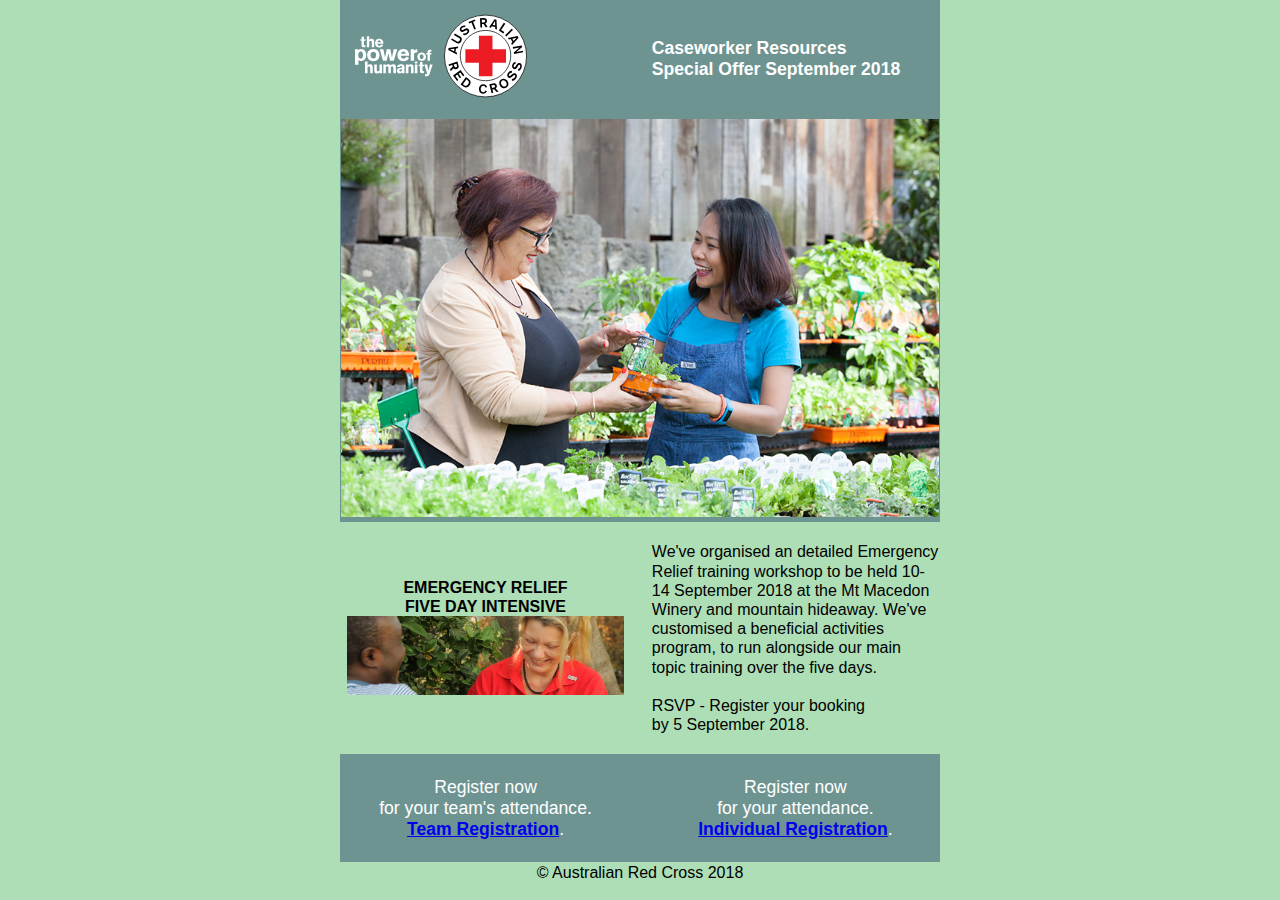
<file: unit_10/email.html>
<!DOCTYPE html>
<html lang="en">
<head>
	<style type="text/css">
        body {margin: 0; padding: 0; min-width: 100%!important; box-sizing: border-box;}
        .content {width: 100%; max-width: 600px;} 
        @media only screen and (max-device-width: 414px) {
  		.deviceWidth {width:280px!important; padding:0;}	
  		.center {text-align: center!important;}	 
   		}
   		#id.A, .B, .C, .D, .E, .F {
				width: 100% !important;
			}
    </style>
	<meta charset="utf-8">
	<meta name="viewport" content="width=device-width, initial-scale=1">
	<title>Caseworker Resources - Special Offer</title>
</head>

<table>
	<body class="clearfix" style="background-color: #ADDEB5;margin: 0;padding: 0;min-width: 100%!important;">
		<table align="center" width="600px" cellspacing="0" style="font-family: Helvetica, Arial, sans-serif; font-size: 16px; line-height: 1.2; background-color:#ADDEB5;" border="0">
			<tr id="A" style="background-color:#6E9492;">
				<td colspan="1" width="49%"><img src="images/CLFull_Horiz-white-txt-nobckgrnd.svg" alt="CLFull_Horiz-white-txt-nobckgrnd.svg" style="max-width: 200px">
				</td>
				<td colspan="1" width="2%" style="color:#6E9492;">_</td>
				<th colspan="1" width="49%" align="left" style="font-size: 1.1em; color:#ffffff;">Caseworker Resources <br> Special Offer September 2018 </th>
			</tr>
			<tr id="B" style="background-color:#6E9492;">
				<td colspan="3" align="center"><img src="images/015-RedCrossCERES-2015-12-15-800x533.jpg" alt="015-RedCrossCERES-2015-12-15-800x533.jpg" style="max-width: 100%">
				</td>
			</tr>
			<tr>
				<td id="C" colspan="1" width="49%" align="center"><b>EMERGENCY RELIEF <br>FIVE DAY INTENSIVE </b><br><img src="images/01_ER_heroshot.jpg" alt="01_ER_heroshot.jpg" style="max-width: 96%"></td>
				<td colspan="1" width="2%" style="color:#ADDEB5;">__</td>
				<td id="D" colspan="1" width="49%" font-size="16px"> <br>We've organised an detailed Emergency Relief training workshop to be held 10-14&nbsp;September&nbsp;2018 at the Mt&nbsp;Macedon Winery and mountain hideaway. We've customised a beneficial activities program, to run alongside our main topic training over the five days.<br><br> RSVP - Register your booking <br>by 5 September 2018.<br><br></td>
			</tr>
			<tr style="background-color:#6E9492; font-size: 1.1em; color:#ffffff;">
				<td id="E" colspan="1" width="49%" align="center" font-size="18px"> <br>Register now <br>for your team's attendance.<br>
				<a href="mailto:lmarshall@redcross.org.au?subject=Workshop%20Registration"><b>Team Registration</b></a>. <br><br>
				</td>
				<td colspan="1" width="2%" style="color:#6E9492;">_</td>
				<td id="F" colspan="1" width="49%" align="center" font-size="18px"> <br>Register now <br>for your attendance.<br>
				<a href="mailto:lmarshall@redcross.org.au?subject=Workshop%20Registration%20-%20Individual"><b>Individual Registration</b></a>.
				<br><br></td>
			</tr>
			<tr>
				<td align="center" colspan="3">© Australian Red Cross 2018</td>
			</tr>

		</table>
	</body>
</table>
<!--END OF EMAIL-->
</html>
</file>
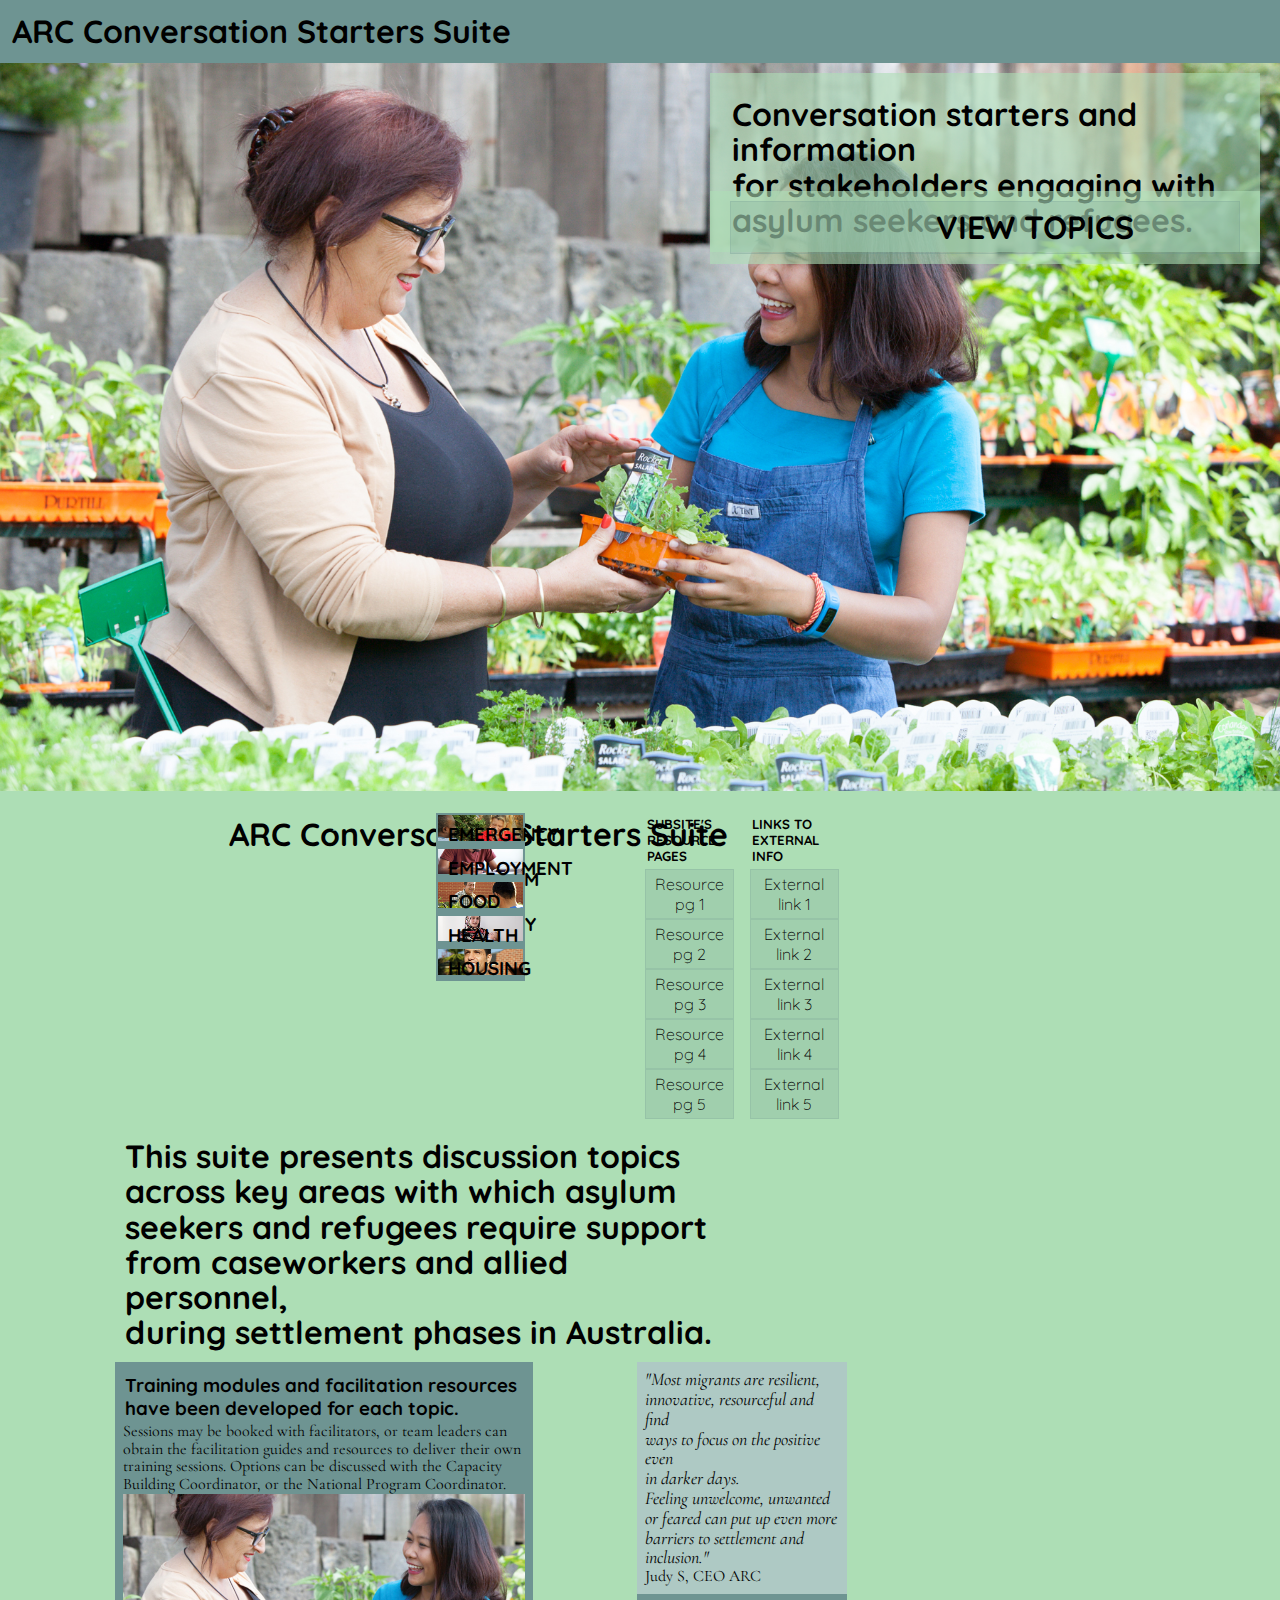
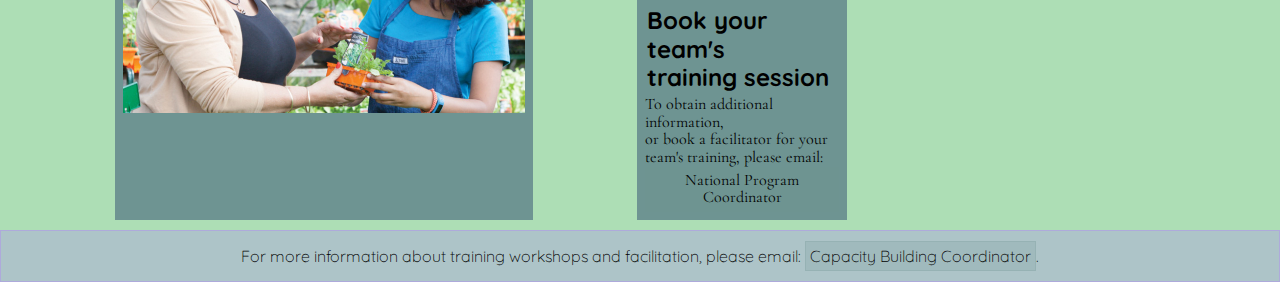
<file: unit_4/indexbackup2-28AM.html>
<!DOCTYPE html>
<html lang="en">
<head>
	<meta charset="utf-8">
	<link rel="stylesheet" type="text/css" href="css/style.css">
	<title>Caseworker Resources</title>
</head>  <!--this is the hero image section-->
<body>
<section>
	<div class="item1headerA">
		<h1>  ARC Conversation Starters Suite</h1>
	</div>
	<div class="topimagecontainer">
  		<img src="images/015-RedCrossCERES-2015-12-15_cropped.jpg" alt="015-RedCrossCERES-2015-12-15_cropped.jpg" style="width:100%;">
  		<div class="top-right">
  			<h1>Conversation starters and information <br>for stakeholders engaging with asylum seekers and refugees.</h1>
  		</div>
  		<div class="top-right-lower">
  			<a href="#Overview"><h1>VIEW TOPICS</h1></a>
  		</div>
	</div>
</section>  <!--this is the overview area-->
<section>
	<div class="grid-container">
  		<p id="Overview"></p>
  		<div class="item1header">
  			<h1>ARC Conversation Starters Suite</h1>
  		</div>
      	<div class="item1aspaceunderheader">
        	<p id="p-sage" class="p1">placeholder</p>
      	</div>
  	  	<div class="item2leftpagepad">
  			<p id="p-sage" class="p1">placeholder</p>
  		</div>
		<div class="item3headline">
			<h1>This suite presents discussion topics <br>across key areas with which asylum seekers and refugees require support <br>from caseworkers and allied personnel, <br>during settlement phases in Australia.</h1>
		</div>
  		<div class="item4heroimage">
  			<h3>Training modules and facilitation resources <br>have been developed for each topic.</h3>
  			<p>Sessions may be booked with facilitators, or team leaders can obtain the facilitation guides and resources to deliver their own training sessions. Options can be discussed with the Capacity Building Coordinator, or the National Program Coordinator.</p>
			<p><img src="images/015-RedCrossCERES-2015-12-15_Reduced.jpg" alt="015 Ceres" width="620px" height=""></p>
		</div>
		<div class="item5quotetext">
  			<p id="p-quotetxt" class="p2">"Most migrants are resilient, innovative, resourceful and find <br>ways to focus on the positive even <br>in darker days. </p> <p id="p-quotetxt" class="p2">Feeling unwelcome, unwanted or feared can put up even more barriers to settlement and inclusion."</p>
  			<p> Judy S, CEO ARC </p>
  		</div>
   		<div class="item6contactNPC">
  			<h2>Book your team's <br>training session</h2>
  			<p>To obtain additional information, <br>or book a facilitator for your team's training, please email: </p> 
  			<p id="p-center" class="p3"><a href="mailto:lmarshall@redcross.org.au?subject=Team Training Booking Request">National Program Coordinator</a></p>
  		</div>
	  	<div class="item7topicpane">
	  		<div class="box-a">	
	  			<img src="images/01_ERbutton.png" alt="01_ERbutton.png" width="60px" height="">
            	<div class="top-left"><h3 id="h3" class="colwhite">EMERGENCY RELIEF PROGRAM</h3></div>
  			</div>
  			<div class="box-b">
  				<img src="images/02_Employmentbutton.png" alt="02_Employmentbutton.png" width="60px" height="">
            	<div class="top-left"><h3 id="h3" class="colwhite">EMPLOYMENT</h3></div>
  			</div>
  			<div class="box-c"> 
  				<img src="images/03_Foodbutton.png" alt="03_Foodbutton.png" width="60px" height="">
            	<div class="top-left"><h3 id="h3" class="colwhite">FOOD SECURITY</h3></div>
  			</div>
  			<div class="box-d"> 
  				<img src="images/04_Healthbutton.png" alt="04_Healthbutton.png" width="60px" height="">
            	<div class="top-left"><h3>HEALTH</h3></div>
  			</div>
  			<div class="box-e"> 
  				<img src="images/05_Housingbutton.png" alt="05_Housingbutton.png" width="60px" height="">
            	<div class="top-left"><h3 id="h3" class="colwhite">HOUSING</h3></div>
  			</div>
		</div>
		<div class="item7aspaceunderitem7">
        	<p id="p-sage" class="p1">placeholder</p>
      	</div>  <!--Then the two navigation bars at the bottom-->
      	<div class="item8resourcepagesbarwrapper">
			<h5>SUBSITE'S RESOURCE PAGES</h5>
      		<div class="box2-a">
      			<a href="#">Resource pg 1</a>
      		</div>
      		<div class="box2-b">
      			<a href="#">Resource pg 2</a>
      		</div>
      		<div class="box2-c">
      			<a href="#">Resource pg 3</a>
      		</div>
      		<div class="box2-d">
      			<a href="#">Resource pg 4</a>
      		</div>
      		<div class="box2-e">
      			<a href="#">Resource pg 5</a>
      		</div>
    	</div>
		<div class="item9externallinksbarwrapper">
			<h5>LINKS TO EXTERNAL INFO</h5>
      		<div class="box2-f">
      			<a href="#">External link 1</a>
      		</div>
      		<div class="box2-g">
      			<a href="#">External link 2</a>
      		</div>
      		<div class="box2-h">
      			<a href="#">External link 3</a>
      		</div>
      		<div class="box2-i">
      			<a href="#">External link 4</a>
      		</div>
      		<div class="box2-j">
      			<a href="#">External link 5</a>
      		</div>
    	</div>
	</section>
		<footer>
		For more information about training workshops and facilitation, please email: <a id="a-center" class="a3" href="mailto:lmarshall@redcross.org.au?subject=Training or Facilitation Enquiry">Capacity Building Coordinator</a>.
		</footer>
	</body>
</html>
</file>
<file: unit_1/css/style.css>
body {
	background-color: #f3f9f6;
	font-family: Calibri;
	font-size: 18px;
	font-kerning: normal;
	width: 900px;
}

h1 {
	color: black;
	line-height: 0.9;
	width: 600px;
}

h3, h4 {
	color: #3b5c78;
	line-height: 0.9;
	width: 600px;
}

p {
	color: black;
	line-height: 1.4;
	width: 600px;
}

.column {
    float: left;
    width: 900px;
    border: 0px solid;
}
.left {
    width: 240px;
    border: 0px solid;
}
.right {
    width: 600px;
    border: 0px solid;
}

.row {
	border: 0px;
}

/*Clear floats after the columns*/
.row:after {
    content: "";
    display: none;
    clear: both;
}

div {
	color: #3b5c78;
	font-size: 16px;
	padding: 2px;
	border: 0px solid #3b5c78;
	text-align: left;
	width: 900px;
}

footer {
  padding: 10px;
  font-size: 16px;
  border: 0px solid;
  border-color: #3b5c78;
  width: 568px;
}
</file>
<file: unit_3/css/style.css>
* {
    box-sizing: border-box;
}

body {
	background-color: #ADDEB5;    /*--pale sage  #ADDEB5*/ 
	font-family: Calibri;
	font-size: 16px;
	font-kerning: normal;
	white-space: wrap;
}

h1 {
	color: black;
	line-height: 0.9;
	width: 600px;
}

h2, h3, h4 {
	color: black;
	line-height: 0.9;
	white-space: wrap;
}

p {
	color: black;
	line-height: 1.1;
	white-space: wrap;
}

#p-sage.p1 {
  color: #ADDEB5;        /*--pale sage  #ADDEB5 - for covering over placeholder text*/ 
  line-height: 1.1;
  white-space: wrap;
}

#p-quotetxt.p2 {
  color: black; 
  line-height: 0.9;
  font-size: 18px;
  font-style: italic;
  white-space: wrap;
}

/*
div {
	color: black;
	font-size: 16px;
	padding: 2px;
	border: 0px solid #3b5c78;
	text-align: left;
	width: 900px;
}*/

footer {
  padding: 10px;
  font-size: 14px;
  border: 1px solid #AEAADB;
  background-color: rgba(174, 170, 219, 0.5);   /*dark blue purp bckgrnd #AEAADB*/
}

img {
    width: 100%;
    height: auto;
    z-index: 1000;
}

/*
.col-1 {width: 8.33%;}
.col-2 {width: 16.66%;}
.col-3 {width: 25%;}
.col-4 {width: 33.33%;}
.col-5 {width: 41.66%;}
.col-6 {width: 50%;}
.col-7 {width: 58.33%;}
.col-8 {width: 66.66%;}
.col-9 {width: 75%;}
.col-10 {width: 83.33%;}
.col-11 {width: 91.66%;}
.col-12 {width: 100%;}

[class*="col-"] {
    float: left;
    padding: 5px;
    border: 1px solid red;
}

.row::after {
    content: "";
    clear: both;
    display: table;
}*/


.grid-container {
  display: grid;
  grid-template-columns: 8.3% 8.3% 8.3% 8.3% 8.3% 8.3% 8.3% 8.3% 8.3% 8.3% 8.3% 8.3%;
  grid-template-rows: auto;
  grid-gap: 0px;
  background-color: #ADDEB5;
  padding: 10px;

}

.grid-container > div {
  text-align: left;
  padding: 8px;
  font-size: 16px;
  white-space: wrap;
}

.item1header {
  grid-column: 2 / span 10;
  grid-row: 1 / span 1;
  background-color: rgba(110, 148, 146, 1);   /*dark sage bckgrnd #6E9492*/
}

.item2leftpagepad { 
  grid-column: 1 ;
  grid-row: 1 / span 10;
  background-color: #ADDEB5;
}

.item3headline {
  grid-column: 2 / span 4;
  grid-row: 2 / span 2;
}

.item4heroimage {
  grid-column: 2 / span 4;
  grid-row: 4 / span 2;
  background-color: rgba(110, 148, 146, 1);   /*dark sage bckgrnd #6E9492*/
}

.item5quotetext {
  grid-column: 7 / span 2;
  grid-row: 4 / span 1;
  white-space: wrap;
  background-color: rgba(174, 170, 219, 0.4);   /*dark blue purp bckgrnd #AEAADB*/
}

.item6contactNPC {
  grid-column: 7 / span 2;
  grid-row: 5 / span 1;
  white-space: wrap;
  background-color: rgba(110, 148, 146, 1);   /*dark sage bckgrnd #6E9492*/
}

.item7navpane {
  grid-column: 10 / span 2;
  grid-row: 2 / span 4;
  background-color: rgba(174, 170, 219, 0.5);   /*dark blue purp bckgrnd #AEAADB*/
}

.item8topicsbarwrapper {
  /*background-color: rgba(0, 0, 0, 0.2);   /*0.2 black bckgrnd #FFF*/
  display: grid;
  grid-gap: 10px;
  grid-template-columns: repeat(auto-fit, minmax(100px, 1fr) ) ;
  grid-template-rows: auto;
}


[class*="box-"] {
  padding: 3px;
  border-radius: 3px;
  background-color: #6E9492;     /*dark sage bckgrnd #6E9492*/
  color: black;
}

.box-a {
  grid-column: 2 / span 2;
}

.box-b {
  grid-column: 4 / span 2;
}

.box-c {
  grid-column: 6 / span 2;
}

.box-d {
  grid-column: 8 / span 2;
}

.box-e {
  grid-column: 10 / span 2;
}
</file>
<file: unit_4/css/style.css>
@import url('https://fonts.googleapis.com/css?family=Cormorant+Garamond|Quicksand');
* {
  padding: 0;
  margin: 0;
  box-sizing: border-box;
}

 /* Container holding the image and the text */
.topimagecontainer {
    position: relative;
    text-align: center;
    background-color: #ADDEB5;    /*--pale sage  #ADDEB5*/ 
}

/* top right text */
.top-right {
    position: absolute;
    top: 10px;
    right: 20px;
    background-color: rgba(173,222,181,0.6);    /*--pale sage  #ADDEB5*/ 
    text-align: left;
    padding-top: 20px;
    padding-bottom: 10px;
    padding-left: 20px;
    width: 550px;
}

.top-right-lower {
    position: absolute;
    top: 128px;
    right: 20px;
    background-color: rgba(173,222,181,0.6);    /*--pale sage  #ADDEB5*/ 
    text-align: center;
    text-transform: none;
    padding-top: 10px;
    padding-bottom: 10px;
    padding-left: 20px;
    padding-right: 20px;
    width: 550px;
}

body {
	background-color: #ADDEB5;    /*--pale sage  #ADDEB5*/ 
  font-family: 'Quicksand', sans-serif;
  font-weight: 300;
	font-size: 16px;
	font-kerning: normal;
	white-space: normal;
  text-transform: none;
}

h1 {
	color: black;
	line-height: 1.1;
	width: 600px;
  padding: 4px 2px;
}

h2, h3, h4, h5 {
	color: black;
	line-height: 1.2;
	white-space: normal;
  padding: 4px 2px;
}

.h4white {
  color: white;
  line-height: 1.1;
}

.h4center {
  text-align: center;
}

p {
	color: black;
  font-family: 'Cormorant Garamond', serif;
  font-weight: 400;
	line-height: 1.1;
	white-space: normal;
  text-transform: none;
}

.pcenter {
  text-align: center;
}

.p1 {
  color: #ADDEB5;        /*--pale sage  #ADDEB5 - for covering over placeholder text*/ 
  line-height: 1.1;
  white-space: normal;
}

.p2 {
  color: black; 
  line-height: 1.1;
  font-size: 18px;
  font-style: italic;
  white-space: normal;
}

a {
  text-transform: none;
  padding: 4px 4px;
  text-align: center;
  text-decoration: none;
  display: inline-block;
  color: black;
  background-color: rgba(110, 148, 146, 0.2);   /*dark sage bckgrnd #6E9492*/
  border: 1px solid rgba(110, 148, 146, 0.2);
  max-width: 100%
}

/* cursor over link */
a:hover {
    cursor: auto;
    background-color: #6E9492;     /*--dark sage  #6E9492*/
    padding: 4px 4px;
    text-align: center;
    text-decoration: none;
    display: inline-block;
    color: white;
    border: 1px solid white;
    max-width: 100%
}

/* selected link */
a:active {
    cursor: auto;
    background-color: rgba(173,222,181,0.5);    /*--pale sage  #ADDEB5*/
    padding: 4px 4px;
    text-align: center;
    text-decoration: none;
    display: inline-block;
    color: black;
    border: 1px solid rgba(110, 148, 146, 0.2);
    max-width: 100%
}

footer {
  padding: 10px;
  font-size: 16px;
  text-align: center;
  text-transform: none;
  border: 1px solid #AEAADB;
  background-color: rgba(174, 170, 219, 0.5);   /*dark blue purp bckgrnd #AEAADB*/
}

img {
    width: 100%;
    height: auto;
}

.grid-container {
  display: grid;
  grid-template-columns: 8.3% 8.3% 8.3% 8.3% 8.3% 8.3% 8.3% 8.3% 8.3% 8.3% 8.3% 8.3%;
  grid-template-rows: auto;
  grid-gap: 0px;
  background-color: #ADDEB5;
  padding: 10px;
}

.grid-container > div {
  text-align: left;
  padding: 8px;
  font-size: 1em;
  white-space: normal;
}

.item1headerA {
  padding: 10px;
  grid-column: 2 / span 10;
  grid-row: 1 / span 1;
  background-color: rgba(110, 148, 146, 1);   /*dark sage bckgrnd #6E9492*/
}

.item1headerB {
  padding: 10px;
  grid-column: 2 / span 10;
  grid-row: 1 / span 1;
  background-color: rgba(110, 148, 146, 1);   /*dark sage bckgrnd #6E9492*/
}

.item2leftpagepad { 
  grid-column: 1;
  grid-row: 1 / span 10;
  background-color: #ADDEB5;
}

.item1aspacerpaneunderheader {
  grid-column: 2 / span 10;
  grid-row: 2 / span 1;
}

.item3headline {
  grid-column: 2 / span 4;
  grid-row: 3 / span 2;
}

.item4heroimage {
  grid-column: 2 / span 4;
  grid-row: 5 / span 2;
  background-color: rgba(110, 148, 146, 1);   /*dark sage bckgrnd #6E9492*/
}

.item5quotetext {
  grid-column: 7 / span 2;
  grid-row: 5 / span 1;
  vertical-align: bottom;
  white-space: normal;
  background-color: rgba(174, 170, 219, 0.4);   /*dark blue purp bckgrnd #AEAADB*/
}

.item6contactNPC {
  grid-column: 7 / span 2;
  grid-row: 6 / span 1;
  text-transform: none;
  white-space: normal;
  background-color: rgba(110, 148, 146, 1);   /*dark sage bckgrnd #6E9492*/
}

.item7topicspane {
  display: grid;
  grid-column: 10 / span 2;
  grid-row: 3 / span 5;
  grid-gap: 2px;
  background-color: rgba(110, 148, 146, 1);   /*dark sage bckgrnd #6E9492*/
}

[class*="box-"] {
  padding: 2px;
  background-color: #6E9492;    /*dark sage bckgrnd #6E9492*/
  color: white;
  position: relative;
  text-decoration: none;
  vertical-align: center;
}

.box-a {
  grid-column: 2 / span 10;
  grid-row: 1 / span 1;
}

/* top left text */
.top-left {
    position: absolute;
    top: 6px;
    left: 10px;
}

.box-b {
  grid-column: 2 / span 10;
  grid-row: 2 / span 1;
}

/* top left text */
.top-left {
    position: absolute;
    top: 6px;
    left: 10px;
}

.box-c {
  grid-column: 2 / span 10;
  grid-row: 3 / span 1;
}

/* top left text */
.top-left {
    position: absolute;
    top: 6px;
    left: 10px;
}

.box-d {
  grid-column: 2 / span 10;
  grid-row: 4 / span 1;
}

/* top left text */
.top-left {
    position: absolute;
    top: 6px;
    left: 10px;
}

.box-e {
  grid-column: 2 / span 10;
  grid-row: 5 / span 1;
}

/* top left text */
.top-left {
    position: absolute;
    top: 6px;
    left: 10px;
}

.item7aspacerpane {
  grid-column: 2 / span 10;
  grid-row: 8 / span 1;
}

.item8buttonsbarwrapper {
  display: grid;
  grid-gap: 3px;
  grid-template-columns: repeat(auto-fit, minmax(100px, 1fr) ) ;
  grid-template-rows: auto;
  grid-column: 2 / span 10;
  grid-row: 9 / span 2;
  align-items: center;
  vertical-align: middle;
  text-transform: none;
  background-color: rgba(174, 170, 219, 0.3);   /*dark blue purp bckgrnd #AEAADB*/
}

[class*="box-2"] {
  padding: 2px;
  background-color: #6E9492;     /*dark sage bckgrnd #6E9492*/
  color: white;
  position: relative;
  text-align: center;
  padding: 10px 10px;
  align-items: center;
  text-decoration: none;
  border: 1px #6E9492;
}

.box-2a-rowstart {
  grid-column: 2 / span 1;
  background-color: rgba(174, 170, 219, 0.3);   /*dark blue purp bckgrnd #AEAADB*/
}

.box-2a {
  grid-column: 3 / span 1;
}

.box-2b {
  grid-column: 4 / span 1;
}

.box-2c {
  grid-column: 5 / span 1;
}

.box-2d {
  grid-column: 6 / span 1;
}

.box-2e {
  grid-column: 7 / span 1;
}

.box-2f {
  grid-column: 8 / span 1;
}

.box-2g-rowstart {
  grid-column: 2 / span 1;
  background-color: rgba(174, 170, 219, 0.3);   /*dark blue purp bckgrnd #AEAADB*/
}

.box-2g {
  grid-column: 3 / span 1;
}

.box-2h {
  grid-column: 4 / span 1;
}

.box-2i {
  grid-column: 5 / span 1;
}

.box-2j {
  grid-column: 6 / span 1;
}

.box-2k {
  grid-column: 7 / span 1;
}

.box-2l {
  grid-column: 8 / span 1;
}
</file>
<file: unit_5/css/style.css>
@import url('https://fonts.googleapis.com/css?family=Cormorant+Garamond|Quicksand');
* {
  padding: 0;
  margin: 0;
  box-sizing: border-box;
}

 /* Container holding the image and the text */
.topimagecontainer {
    position: relative;
    text-align: center;
    background-color: #ADDEB5;    /*--pale sage  #ADDEB5*/ 
}

/* top right text */
.top-right {
    position: absolute;
    top: 10px;
    right: 20px;
    background-color: rgba(173,222,181,0.6);    /*--pale sage  #ADDEB5*/ 
    text-align: left;
    padding-top: 20px;
    padding-bottom: 10px;
    padding-left: 20px;
    width: 550px;
}

.top-right-lower {
    position: absolute;
    top: 128px;
    right: 20px;
    background-color: rgba(173,222,181,0.6);    /*--pale sage  #ADDEB5*/ 
    text-align: center;
    text-transform: none;
    padding-top: 10px;
    padding-bottom: 10px;
    padding-left: 20px;
    padding-right: 20px;
    width: 550px;
}

body {
	background-color: #ADDEB5;    /*--pale sage  #ADDEB5*/ 
  font-family: 'Quicksand', sans-serif;
  font-weight: 300;
	font-size: 16px;
	font-kerning: normal;
	white-space: normal;
  text-transform: none;
}

h1 {
	color: black;
	line-height: 1.1;
	width: 600px;
  padding: 4px 2px;
}

h2, h3, h4, h5 {
	color: black;
	line-height: 1.2;
	white-space: normal;
  padding: 4px 2px;
}

.h4white {
  color: white;
  line-height: 1.1;
}

.h4center {
  text-align: center;
}

p {
	color: black;
  font-family: 'Cormorant Garamond', serif;
  font-weight: 400;
	line-height: 1.2;
	white-space: normal;
  text-transform: none;
}

.pcenter {
  text-align: center;
}

.p1 {
  color: #ADDEB5;        /*--pale sage  #ADDEB5 - for covering over placeholder text*/ 
  line-height: 1.2;
  white-space: normal;
}

.p2 {
  color: black; 
  line-height: 1.2;
  font-size: 18px;
  font-style: italic;
  white-space: normal;
}

.p3 {
  color: black; 
  line-height: 1.3;
  font-size: 20px;
  text-indent: 30px;
  white-space: normal;
}

.p4 {
  color: black; 
  line-height: 1.3;
  font-size: 20px;
  white-space: normal;
}

span {
  font-family: 'Quicksand', sans-serif;
  font-weight: 500;
  font-size: 20px;
  color: black;
  white-space: normal;
}

.pstandout {
  color: black; 
  font-family: 'Quicksand', sans-serif;
  font-weight: 300;
  font-size: 24px;
  font-kerning: normal;
  line-height: 1.3;
  white-space: normal;
}

.pstandout2 {
  color: black; 
  font-family: 'Quicksand', sans-serif;
  font-weight: 300;
  font-size: 24px;
  font-kerning: normal;
  font-style: italic;
  line-height: 1.3;
  white-space: normal;
}

ul, li {
  color: black;
  font-family: 'Cormorant Garamond', serif;
  font-weight: 400;
  line-height: 1.3;
  white-space: normal;
  text-transform: none;
  font-size: 20px;
  white-space: normal;
}

a {
  text-transform: none;
  padding: 4px 4px;
  text-align: center;
  text-decoration: none;
  display: inline-block;
  color: black;
  background-color: rgba(110, 148, 146, 0.2);   /*dark sage bckgrnd #6E9492*/
  border: 1px solid rgba(110, 148, 146, 0.2);
  max-width: 100%
}

/* cursor over link */
a:hover {
    cursor: auto;
    background-color: #6E9492;     /*--dark sage  #6E9492*/
    padding: 4px 4px;
    text-align: center;
    text-decoration: none;
    display: inline-block;
    color: white;
    border: 1px solid white;
    max-width: 100%
}

/* selected link */
a:active {
    cursor: auto;
    background-color: rgba(173,222,181,0.5);    /*--pale sage  #ADDEB5*/
    padding: 4px 4px;
    text-align: center;
    text-decoration: none;
    display: inline-block;
    color: black;
    border: 1px solid rgba(110, 148, 146, 0.2);
    max-width: 100%
}

footer {
  padding: 10px;
  font-size: 16px;
  text-align: center;
  text-transform: none;
  border: 1px solid #AEAADB;
  background-color: rgba(174, 170, 219, 0.5);   /*dark blue purp bckgrnd #AEAADB*/
}

.U5_footer {
  padding: 10px;
  font-size: 16px;
  text-align: center;
  text-transform: none;
  border: 1px solid #AEAADB;
  /*background-color: rgba(174, 170, 219, 0.5);   /*dark blue purp bckgrnd #AEAADB*/
  background-color: #FF957E;   /*unit5 only*/
  color: black;
  grid-column: 2 / span 10;
  grid-row: 9 / span 1;
}

img {
    width: 100%;
    height: auto;
}

.grid-container {
  display: grid;
  grid-template-columns: 8.3% 8.3% 8.3% 8.3% 8.3% 8.3% 8.3% 8.3% 8.3% 8.3% 8.3% 8.3%;
  grid-template-rows: auto;
  grid-gap: 0px;
  background-color: #ADDEB5;
  padding: 10px;
}

.grid-container > div {
  text-align: left;
  padding: 8px;
  font-size: 1em;
  white-space: normal;
}

.item1headerA {
  padding: 10px;
  grid-column: 2 / span 10;
  grid-row: 1 / span 1;
  background-color: rgba(110, 148, 146, 1);   /*dark sage bckgrnd #6E9492*/

}

.item1headerB {
  padding: 10px;
  grid-column: 2 / span 10;
  grid-row: 1 / span 1;
  background-color: rgba(110, 148, 146, 1);   /*dark sage bckgrnd #6E9492*/
}

.item2leftpagepad { 
  grid-column: 1;
  grid-row: 1 / span 10;
  background-color: #ADDEB5;
}

.item1aspacerpane_row2 {
  grid-column: 2 / span 10;
  grid-row: 2 / span 1;
}

.item3headline {
  grid-column: 2 / span 4;
  grid-row: 3 / span 2;
}

.item4heroimage {
  grid-column: 2 / span 4;
  grid-row: 5 / span 2;
  background-color: rgba(110, 148, 146, 1);   /*dark sage bckgrnd #6E9492*/
}

.item5quotetext {
  grid-column: 7 / span 2;
  grid-row: 5 / span 1;
  vertical-align: bottom;
  white-space: normal;
  background-color: rgba(174, 170, 219, 0.4);   /*dark blue purp bckgrnd #AEAADB*/
}

.item6contactNPC {
  grid-column: 7 / span 2;
  grid-row: 6 / span 1;
  text-transform: none;
  white-space: normal;
  background-color: rgba(110, 148, 146, 1);   /*dark sage bckgrnd #6E9492*/
}

.item7topicspane {
  display: grid;
  grid-column: 10 / span 2;
  grid-row: 3 / span 5;
  grid-gap: 0px;
  padding: 0px;
  background-color: rgba(110, 148, 146, 1);   /*dark sage bckgrnd #6E9492*/
}

[class*="box-"] {
  padding: 1px;
  background-color: #6E9492;    /*dark sage bckgrnd #6E9492*/
  color: white;
  position: relative;
  text-decoration: none;
  vertical-align: center;
}

.box-a {
  grid-column: 2 / span 10;
  grid-row: 1 / span 1;
}

/* top left text */
.top-left {
    position: absolute;
    top: 6px;
    left: 10px;
}

.box-b {
  grid-column: 2 / span 10;
  grid-row: 2 / span 1;
}

/* top left text */
.top-left {
    position: absolute;
    top: 6px;
    left: 10px;
}

.box-c {
  grid-column: 2 / span 10;
  grid-row: 3 / span 1;
}

/* top left text */
.top-left {
    position: absolute;
    top: 6px;
    left: 10px;
}

.box-d {
  grid-column: 2 / span 10;
  grid-row: 4 / span 1;
}

/* top left text */
.top-left {
    position: absolute;
    top: 6px;
    left: 10px;
}

.box-e {
  grid-column: 2 / span 10;
  grid-row: 5 / span 1;
}

/* top left text */
.top-left {
    position: absolute;
    top: 6px;
    left: 10px;
}

.item7aspacerpane {
  grid-column: 2 / span 10;
  grid-row: 8 / span 1;
}

.item8buttonsbarwrapper {
  display: grid;
  grid-gap: 3px;
  grid-template-columns: repeat(auto-fit, minmax(100px, 1fr) ) ;
  grid-template-rows: auto;
  grid-column: 2 / span 10;
  grid-row: 9 / span 2;
  align-items: center;
  vertical-align: middle;
  text-transform: none;
  background-color: rgba(174, 170, 219, 0.3);   /*dark blue purp bckgrnd #AEAADB*/
}

[class*="box-2"] {
  padding: 2px;
  background-color: #6E9492;     /*dark sage bckgrnd #6E9492*/
  color: white;
  position: relative;
  text-align: center;
  padding: 10px 10px;
  align-items: center;
  text-decoration: none;
  border: 1px #6E9492;
}

.box-2a-rowstart {
  grid-column: 2 / span 1;
  background-color: rgba(174, 170, 219, 0.3);   /*dark blue purp bckgrnd #AEAADB*/
}

.box-2a {
  grid-column: 3 / span 1;
}

.box-2b {
  grid-column: 4 / span 1;
}

.box-2c {
  grid-column: 5 / span 1;
}

.box-2d {
  grid-column: 6 / span 1;
}

.box-2e {
  grid-column: 7 / span 1;
}

.box-2f {
  grid-column: 8 / span 1;
}

.box-2g-rowstart {
  grid-column: 2 / span 1;
  background-color: rgba(174, 170, 219, 0.3);   /*dark blue purp bckgrnd #AEAADB*/
}

.box-2g {
  grid-column: 3 / span 1;
}

.box-2h {
  grid-column: 4 / span 1;
}

.box-2i {
  grid-column: 5 / span 1;
}

.box-2j {
  grid-column: 6 / span 1;
}

.box-2k {
  grid-column: 7 / span 1;
}

.box-2l {
  grid-column: 8 / span 1;
}


/*Unit 5 project begins here*/

 /* Container holding the image and the text */
.U5_topimagecontainer {
    position: relative;
    text-align: center;
    background-color: #ADDEB5;    /*--pale sage  #ADDEB5*/ 
}

/* top right text */
.top-right-U5 {
    position: absolute;
    top: 10px;
    right: 20px;
    background-color: rgba(173,222,181,0.6);    /*--pale sage  #ADDEB5*/ 
    text-align: center;
    text-transform: none;
    padding: 10px 20px 10px 20px;
    width: 550px;
}

.grid-container-U5 {
  display: grid;
  grid-template-columns: 8.3% 8.3% 8.3% 8.3% 8.3% 8.3% 8.3% 8.3% 8.3% 8.3% 8.3% 8.3%;
  grid-template-rows: auto;
  grid-gap: 0px;
  background-color: #ADDEB5;
  padding: 10px;
}

.grid-container-U5 > div {
  text-align: left;
  padding: 8px;
  font-size: 1em;
  white-space: normal;
}

.header {
  color: black;
  line-height: 1.1;
  padding: 4px 2px;
  background-color: rgba(110, 148, 146, 1);   /*dark sage bckgrnd #6E9492*/
}

.U5_item1headerA {
  padding: 10px;
  grid-column: 1 / span 12;
  grid-row: 1 / span 1;
  /*background-color: rgba(110, 148, 146, 1);   /*dark sage bckgrnd #6E9492*/
  background-color: #FFED74;   /*unit5 only*/
}

.U5_item1aspacerpane_row2 {
  grid-column: 2 / span 10;
  grid-row: 2 / span 1;
}

.U5_item2leftpagepad { 
  grid-column: 1;
  grid-row: 1 / span 10;
  background-color: #ADDEB5;
}

.nav {
  display: inline-grid;
  padding: 10px;
  grid-column: 2 / span 10;
  grid-row: 3 / span 1;
  background-color: #E8C66A;   /*unit5 only*/
}

.box-5a {
  grid-column: 2 / span 1;
  grid-row: 3 / span 1;
}

/* top-left-U5 text */
.top-left-U5 {
    position: absolute;
    top: 6px;
    left: 10px;
}

.box-5b {
  grid-column: 4 / span 1;
  grid-row: 3 / span 1;
}

/* top-left-U5 text */
.top-left-U5 {
    position: absolute;
    top: 6px;
    left: 10px;
}

.box-5c {
  grid-column: 6 / span 1;
  grid-row: 3 / span 1;
}

/* top-left-U5 text */
.top-left-U5 {
    position: absolute;
    top: 6px;
    left: 10px;
}

.box-5d {
  grid-column: 8 / span 1;
  grid-row: 3 / span 1;
}

/* top-left-U5 text */
.top-left-U5 {
    position: absolute;
    top: 6px;
    left: 10px;
}

.box-5e {
  grid-column: 10 / span 1;
  grid-row: 3 / span 1;
}

/* top-left-U5 text */
.top-left-U5 {
    position: absolute;
    top: 6px;
    left: 10px;
}

.U5_item1aspacerpane_row4 {
  grid-column: 2 / span 10;
  grid-row: 4 / span 1;
}


.U5_1aside {
  grid-column: 2 / span 3;
  grid-row: 5 / span 1;
  background-color: #FFC675;   /*unit5 only*/
}

.U5_art1 {
  grid-column: 6 / span 6;
  grid-row: 5 / span 1;
  background-color: #E89c6c;   /*unit5 only*/
}

.U5_item1aspacerpane_row6 {
  grid-column: 2 / span 10;
  grid-row: 6 / span 1;  
}

.U5_art2 {
  grid-column: 2 / span 3;
  grid-row: 7 / span 1;
  background-color: #E89c6c;   /*unit5 only*/ 
}

.U5_art3 {
  grid-column: 6 / span 3;
  grid-row: 7 / span 1; 
  background-color: #E89c6c;   /*unit5 only*/
}

.U5_2aside {
  grid-column: 10 / span 2;
  grid-row: 7 / span 1;
  border: 1px solid black;
  border-spacing: 2px;
  padding: 18px;
  background-color: #FFC675;   /*unit5 only*/
}

.U5_item1aspacerpane_row8 {
  grid-column: 2 / span 10;
  grid-row: 8 / span 1;
}
</file>
<file: unit_6/css/style.css>
@import url('https://fonts.googleapis.com/css?family=Cormorant+Garamond|Quicksand');
* {
  padding: 0;
  margin: 0;
  box-sizing: border-box;
}

 /* Container holding the image and the text */
.topimagecontainer {
    position: relative;
    text-align: center;
    background-color: #ADDEB5;    /*--pale sage  #ADDEB5*/ 
}

/* top right text */

[class*="top-right-"] {
    position: absolute;
    background-color: rgba(173,222,181,0.6);    /*--pale sage  #ADDEB5*/ 
    text-transform: none;
    padding: 10px 20px 10px 20px;
    width: 550px;
}

.top-right-alignleft {
    top: 10px;
    right: 20px;
    text-align: left;
}

.top-right-aligncenter {
    top: 10px;
    right: 20px;
    text-align: center;
}

.top-right-lower {
    top: 107px;
    right: 20px;
    background-color: rgba(173,222,181,0.6);    /*--pale sage  #ADDEB5*/ 
    text-align: center;
}

body {
	background-color: #ADDEB5;    /*--pale sage  #ADDEB5*/ 
  font-family: 'Quicksand', sans-serif;
  font-weight: 300;
	font-size: 16px;
	font-kerning: normal;
	white-space: normal;
  text-transform: none;
}

.clear-fix {
    content: "";
    clear: both;
    visibility: hidden;
    display: block;
    height: 0;
    font-size: 0;
}

.clearfix::after {
    content: "";
    clear: both;
}

h1 {
	color: black;
	line-height: 1.1;
	width: 600px;
  	padding: 5px 10px;
  	font-family: 'Quicksand', sans-serif;
  	font-weight: 300;
}

h2, h3, h4, h5 {
	color: black;
	line-height: 1.2;
	white-space: normal;
  	padding: 5px 10px;
  	font-family: 'Quicksand', sans-serif;
  	font-weight: 300;
}

h2 {
  	color: black;
  	font-family: 'Quicksand', sans-serif;
  	font-weight: 300;
  	font-size: 24px;
}

.h4white {
  color: white;
  line-height: 1.1;
}

.h4center {
  text-align: center;
}

p {
	color: black;
  	font-family: 'Cormorant Garamond', serif;
  	font-weight: 400;
	line-height: 1.2;
	white-space: normal;
  	text-transform: none;
  	padding-left: 10px;
  	padding-right: 10px;
}

.pcenter {
	text-align: center;
}

.p1 {
  color: #ADDEB5;        /*--pale sage  #ADDEB5 - for covering over placeholder text*/ 
  line-height: 1.2;
  white-space: normal;
}

.p2 {
  color: black; 
  line-height: 1.1;
  font-size: 19px;
  font-style: italic;           /*--italic text*/ 
  white-space: normal;
  padding: 5px 10px;
}

.p3 {
  color: black; 
  line-height: 1.3;
  font-size: 20px;
  text-indent: 30px;           /*--first line para indent*/
  white-space: normal;
}

.p4 {                          /*--first line para block*/
  color: black; 
  line-height: 1.3;
  font-size: 20px;
  white-space: normal;
}

.pright {
  float: right;
}

.pleft {
  float: left;
}

.pfootnote {
  color: #404040;
  line-height: 1;
  font-size: 16px;
}

span {
  color: black;
  font-family: 'Quicksand', sans-serif;
  font-weight: 300;
  font-size: 24px;
  font-kerning: normal;
  line-height: 1.3;
  white-space: normal;
}

.pstandout {
  color: black; 
  font-family: 'Quicksand', sans-serif;
  font-weight: 300;
  font-size: 24px;
  font-kerning: normal;
  line-height: 1.3;
  white-space: normal;
  padding: 18px;
}

.pstandout2 {
  color: black; 
  font-family: 'Quicksand', sans-serif;
  font-weight: 300;
  font-size: 22px;
  font-kerning: normal;
  font-style: italic;
  line-height: 1.3;
  white-space: normal;
  border: 1px solid black;
  border-spacing: 2px;
  padding: 18px;
}

ul, li {
  color: black;
  font-family: 'Cormorant Garamond', serif;
  font-weight: 400;
  line-height: 1.3;
  white-space: normal;
  text-transform: none;
  font-size: 20px;
  white-space: normal;
}

ul {
  padding-left: 28px;
}

a {
  text-transform: none;
  padding: 4px 2px 4px 2px;
  text-align: center;
  text-decoration: none;
  display: inline-block;
  color: black;
  background-color: rgba(110, 148, 146, 0.2);   /*dark sage bckgrnd #6E9492*/
  border: 1px solid rgba(110, 148, 146, 0.2);
  max-width: 100%
}

a:visited {
  text-transform: none;
  padding: 4px 2px 4px 2px;
  text-align: center;
  text-decoration: none;
  display: inline-block;
  color: #6E9492;
  background-color: rgba(110, 148, 146, 0.2);   /*dark sage bckgrnd #6E9492*/
  border: 1px solid rgba(110, 148, 146, 0.2);
  max-width: 100%
}

/* cursor over link */
a:hover {
    cursor: auto;
    background-color: #6E9492;     /*--dark sage  #6E9492*/
  	padding: 4px 2px 4px 2px;
    text-align: center;
    text-decoration: none;
    display: inline-block;
    color: white;
    border: 1px solid white;
    max-width: 100%
}

/* selected link */
a:active {
    cursor: auto;
    background-color: rgba(173,222,181,0.5);    /*--pale sage  #ADDEB5*/
  	padding: 4px 2px 4px 2px;
    text-align: center;
    text-decoration: none;
    display: inline-block;
    color: black;
    border: 1px solid rgba(110, 148, 146, 0.2);   /*dark sage bckgrnd #6E9492*/
    max-width: 100%
}

footer {
  padding: 10px;
  font-size: 16px;
  text-align: center;
  text-transform: none;
  border: 1px solid #AEAADB;
  background-color: rgba(110, 148, 146, 0.2);   /*dark sage bckgrnd #6E9492*/
  color: black;
  grid-column: 2 / span 10;
  grid-row: 9 / span 1;
  display: inline-block;
  width: 100%;
  margin: 150px auto;
}

img {
    width:100%;
    height: auto;
}

.grid-container-oview {
  display: grid;
  grid-template-columns: 9.3% 9.3% 9.3% 9.3% 9.3% 3.3% 9.3% 9.3% 3.3% 9.3% 9.3% 9.3%;
  grid-template-rows: auto;
  grid-gap: 0px;
  background-color: #ADDEB5;
  padding: 10px;
}

.grid-container-A {
  display: grid;
  grid-template-columns: 9.3% 9.3% 9.3% 9.3% 3.3% 9.3% 9.3% 9.3% 3.3% 9.3% 9.3% 9.3%;
  grid-template-rows: auto;
  grid-gap: 0px;
  background-color: #ADDEB5;
  padding: 10px;
}

.grid-container > div {
  text-align: left;
  padding: 8px;
  font-size: 1em;
  white-space: normal;
}

.item1headerA {
  padding: 10px;
  grid-column: 2 / span 10;
  grid-row: 1 / span 1;
  background-color: rgba(110, 148, 146, 1);   /*dark sage bckgrnd #6E9492*/
}

.item2leftpagepad { 
  grid-column: 1;
  grid-row: 1 / span 10;
  background-color: #ADDEB5;
}

.item1aspacerpane_row2 {
  grid-column: 2 / span 10;
  grid-row: 2 / span 1;
}

.item3headline {
  grid-column: 2 / span 4;
  grid-row: 3 / span 2;
}

.item4heroimage {
  grid-column: 2 / span 4;
  grid-row: 5 / span 2;
  background-color: rgba(110, 148, 146, 1);   /*dark sage bckgrnd #6E9492*/
}

.item5quotetext {
  grid-column: 7 / span 2;
  grid-row: 5 / span 1;
  vertical-align: bottom;
  white-space: normal;
  background-color: rgba(174, 170, 219, 0.4);   /*dark blue purp bckgrnd #AEAADB*/
}

.item6contactNPC {
  grid-column: 7 / span 2;
  grid-row: 6 / span 1;
  text-transform: none;
  white-space: normal;
  background-color: rgba(110, 148, 146, 1);   /*dark sage bckgrnd #6E9492*/
}

.item7topicspane {
  display: grid;
  grid-column: 10 / span 2;
  grid-row: 3 / span 5;
  grid-gap: 0px;
  padding: 0px;
  background-color: rgba(110, 148, 146, 1);   /*dark sage bckgrnd #6E9492*/
}

[class*="box-"] {
  padding: 1px;
  background-color: #6E9492;    /*dark sage bckgrnd #6E9492*/
  color: white;
  position: relative;
  text-decoration: none;
  vertical-align: center;
}

.box-a {
  grid-column: 2 / span 2;
  grid-row: 1 / span 1;
}

/* top left text */
.top-left {
    position: absolute;
    top: 6px;
    left: 10px;
}

.box-b {
  grid-column: 2 / span 2;
  grid-row: 2 / span 1;
}

.box-c {
  grid-column: 2 / span 2;
  grid-row: 3 / span 1;
}

.box-d {
  grid-column: 2 / span 2;
  grid-row: 4 / span 1;
}

.box-e {
  grid-column: 2 / span 2;
  grid-row: 5 / span 1;
}

.item7aspacerpane {
  grid-column: 2 / span 10;
  grid-row: 8 / span 1;
}

.item8buttonsbarwrapper {
  display: grid;
  grid-gap: 3px;
  grid-template-columns: repeat(auto-fit, minmax(100px, 1fr) ) ;
  grid-template-rows: auto;
  grid-column: 2 / span 10;
  grid-row: 9 / span 2;
  align-items: center;
  vertical-align: middle;
  text-transform: none;
  background-color: rgba(174, 170, 219, 0.3);   /*dark blue purp bckgrnd #AEAADB*/
}

[class*="box-2"] {
  padding: 0px;
  background-color: #6E9492;     /*dark sage bckgrnd #6E9492*/
  color: white;
  position: relative;
  text-align: center;
  padding: 10px 10px;
  align-items: center;
  text-decoration: none;
  border: 1px #6E9492;
}

.box-2a-rowstart {
  grid-column: 2 / span 1;
  background-color: rgba(174, 170, 219, 0.3);   /*dark blue purp bckgrnd #AEAADB*/
}

.box-2a {
  grid-column: 3 / span 1;
}

.box-2b {
  grid-column: 4 / span 1;
}

.box-2c {
  grid-column: 5 / span 1;
}

.box-2d {
  grid-column: 6 / span 1;
}

.box-2e {
  grid-column: 7 / span 1;
}

.box-2f {
  grid-column: 8 / span 1;
}

.box-2g-rowstart {
  grid-column: 2 / span 1;
  background-color: rgba(174, 170, 219, 0.3);   /*dark blue purp bckgrnd #AEAADB*/
}

.box-2g {
  grid-column: 3 / span 1;
}

.box-2h {
  grid-column: 4 / span 1;
}

.box-2i {
  grid-column: 5 / span 1;
}

.box-2j {
  grid-column: 6 / span 1;
}

.box-2k {
  grid-column: 7 / span 1;
}

.box-2l {
  grid-column: 8 / span 1;
}

/*Unit 5 project begins here xxxxxxxxxxxxxxxxxxxxxxxxxxxxxxxxxxxxxxxxxxxxxxxxx*/

.header {
  color: black;
  line-height: 1.1;
  padding: 4px 2px;
  background-color: rgba(110, 148, 146, 1);   /*dark sage bckgrnd #6E9492*/
}

.nav {
  display: inline-grid;
  padding: 2px 10px;
  grid-column: 2 / span 10;
  grid-row: 3 / span 1;
  background-color: rgba(110, 148, 146, 1);   /*dark sage bckgrnd #6E9492*/
  text-transform: none;
}

.box-3a {
  grid-column: 2 / span 1;
  grid-row: 3 / span 1;
}

.box-3b {
  grid-column: 4 / span 1;
  grid-row: 3 / span 1;
}

.box-3c {
  grid-column: 6 / span 1;
  grid-row: 3 / span 1;
}

.box-3d {
  grid-column: 8 / span 1;
  grid-row: 3 / span 1;
}

.box-3e {
  grid-column: 10 / span 1;
  grid-row: 3 / span 1;
}

.item1aspacerpane_row4 {
  grid-column: 2 / span 10;
  grid-row: 4 / span 1;
}


.aside_1 {
  grid-column: 2 / span 3;
  grid-row: 5 / span 1;
  background-color: rgba(110, 148, 146, 0.2);   /*dark sage bckgrnd #6E9492*/
}

.art1 {
  grid-column: 6 / span 6;
  grid-row: 5 / span 1;
}

.item1aspacerpane_row6 {
  grid-column: 2 / span 10;
  grid-row: 6 / span 1;  
}

.art2 {
  grid-column: 2 / span 3;
  grid-row: 7 / span 1; 
}

.art3 {
  grid-column: 6 / span 3;
  grid-row: 7 / span 1; 
}

.aside_2 {
  grid-column: 10 / span 2;
  grid-row: 7 / span 1;
  background-color: rgba(110, 148, 146, 0.2);   /*dark sage bckgrnd #6E9492*/
}

.item1aspacerpane_row8 {
  grid-column: 2 / span 10;
  grid-row: 8 / span 1;
}
</file>
<file: unit_7/css/style.css>
@import url('https://fonts.googleapis.com/css?family=Cormorant+Garamond|Quicksand');
* {
  padding: 0;
  margin: 0;
  box-sizing: border-box;
}

 /* Container holding main suite hero image and text */
.topimagecontainer {
    position: relative;
    text-align: center;
    background-color: #ADDEB5;    /*--pale sage  #ADDEB5*/ 
}

/* top right text */
[class*="top-right-"] {
    position: absolute;
    background-color: rgba(173,222,181,0.6);    /*--pale sage  #ADDEB5*/ 
    text-transform: none;
    padding: 5px 20px 10px 20px;
    width: 320px;
}

.top-right-alignleft {
    top: 60px;
    right: 20px;
    text-align: left;
}

.top-right-aligncenter {
    top: 30px;
    right: 20px;
    text-align: center;
}

.top-right-lower {
    top: 258px;
    right: 20px;
    background-color: rgba(173,222,181,0.6);    /*--pale sage  #ADDEB5*/ 
    text-align: center;
}

body {
	background-color: #ADDEB5;    /*--pale sage  #ADDEB5*/ 
  font-family: 'Quicksand', sans-serif;
  font-weight: 300;
	font-size: 16px;
	font-kerning: normal;
	white-space: normal;
  text-transform: none;
}

.clear-fix {
    content: "";
    clear: both;
    visibility: hidden;
    display: block;
    height: 0;
    font-size: 0;
}

.clearfix::after {
    content: "";
    clear: both;
}

h1 {
	color: black;
	line-height: 1.2;
  padding: 5px 10px 20px 20px;
  font-family: 'Quicksand', sans-serif;
  font-weight: 300;
}

h2, h3, h4, h5 {
	color: black;
	line-height: 1.2;
	white-space: normal;
  padding: 5px 10px;
  font-family: 'Quicksand', sans-serif;
  font-weight: 300;
}

h2 {
  	color: black;
  	font-family: 'Quicksand', sans-serif;
  	font-weight: 300;
  	font-size: 1.5em;
}

.h4white {
  color: white;
  line-height: 1.1;
}

.h4center {
  text-align: center;
}

p {
	color: black;
  font-family: 'Cormorant Garamond', serif;
  font-weight: 400;
  font-size: .85em;
	line-height: 1.2;
	white-space: normal;
  text-transform: none;
  padding-left: 10px;
  padding-right: 10px;
}

.pcenter {
	text-align: center;
}

.p1 {
  color: #ADDEB5;        /*--pale sage  #ADDEB5 - for covering over placeholder text*/ 
  line-height: 1.2;
  white-space: normal;
}

.p2 {
  color: black; 
  line-height: 1.1;
  font-size: 1.2em;
  font-style: italic;           /*--italic text*/ 
  white-space: normal;
  padding: 5px 10px;
}

.p3 {
  color: black; 
  line-height: 1.3;
  font-size: 1.25em;
  text-indent: 30px;           /*--first line para indent*/
  white-space: normal;
}

.p4 {                          /*--first line para block*/
  color: black; 
  line-height: 1.3;
  font-size: 1.25em;
  white-space: normal;
}

.pright {
  float: right;
}

.pleft {
  float: left;
}

.pfootnote {
  color: #404040;
  line-height: 1;
  font-size: 1em;
}

span {
  color: black;
  font-family: 'Quicksand', sans-serif;
  font-weight: 300;
  font-size: 1.25em;
  font-kerning: normal;
  line-height: 1.3;
  white-space: normal;
}

.pstandout {
  color: black; 
  font-family: 'Quicksand', sans-serif;
  font-weight: 300;
  font-size: 1.25em;
  font-kerning: normal;
  line-height: 1.3;
  white-space: normal;
  padding: 18px;
}

.pstandout2 {
  color: black; 
  font-family: 'Quicksand', sans-serif;
  font-weight: 300;
  font-size: 1.3em;
  font-kerning: normal;
  font-style: italic;
  line-height: 1.3;
  white-space: normal;
  border: 1px solid black;
  border-spacing: 2px;
  padding: 18px;
}

ul, li {
  color: black;
  font-family: 'Cormorant Garamond', serif;
  font-weight: 400;
  line-height: 1.3;
  white-space: normal;
  text-transform: none;
  font-size: 1em;
  white-space: normal;
}

ul {
  padding-left: 28px;
}

a {
  text-transform: none;
  padding: 4px 2px 4px 2px;
  text-align: center;
  text-decoration: none;
  display: inline-block;
  color: black;
  background-color: rgba(110, 148, 146, 0.2);   /*dark sage bckgrnd #6E9492*/
  border: 1px solid rgba(110, 148, 146, 0.2);
  max-width: 100%
}

a:visited {
  text-transform: none;
  padding: 4px 2px 4px 2px;
  text-align: center;
  text-decoration: none;
  display: inline-block;
  color: #6E9492;
  background-color: rgba(110, 148, 146, 0.2);   /*dark sage bckgrnd #6E9492*/
  border: 1px solid rgba(110, 148, 146, 0.2);
  max-width: 100%
}

/* cursor over link */
a:hover {
    cursor: auto;
    background-color: #6E9492;     /*--dark sage  #6E9492*/
  	padding: 4px 2px 4px 2px;
    text-align: center;
    text-decoration: none;
    display: inline-block;
    color: white;
    border: 1px solid white;
    max-width: 100%
}

/* selected link */
a:active {
    cursor: auto;
    background-color: rgba(173,222,181,0.5);    /*--pale sage  #ADDEB5*/
  	padding: 4px 2px 4px 2px;
    text-align: center;
    text-decoration: none;
    display: inline-block;
    color: black;
    border: 1px solid rgba(110, 148, 146, 0.2);   /*dark sage bckgrnd #6E9492*/
    max-width: 100%
}

footer {
  padding: 10px;
  font-size: 1em;
  text-align: center;
  text-transform: none;
  border: 1px solid #AEAADB;
  background-color: rgba(110, 148, 146, 0.2);   /*dark sage bckgrnd #6E9492*/
  color: black;
  grid-column: 2 / span 10;
  grid-row: 9 / span 1;
  display: inline-block;
  width: 100%;
  margin: 150px auto;
}

img {
    width: 100%;
    height: auto;
}

.grid-container-oview {
  display: grid;
  grid-template-columns: 9.3% 9.3% 9.3% 9.3% 9.3% 3.3% 9.3% 9.3% 9.3% 3.3% 9.3% 9.3%;
  grid-template-rows: auto;
  grid-gap: 0px;
  background-color: #ADDEB5;
  padding: 10px;
}

.grid-container-A {
  display: grid;
  grid-template-columns: 9.3% 9.3% 9.3% 9.3% 3.3% 9.3% 9.3% 9.3% 3.3% 9.3% 9.3% 9.3%;
  grid-template-rows: auto;
  grid-gap: 0px;
  background-color: #ADDEB5;
  padding: 10px;
}

.grid-container > div {
  text-align: left;
  padding: 8px;
  font-size: 1em;
  white-space: normal;
}

.item1headerA {
  grid-column: 2 / span 10;
  grid-row: 1 / span 1;
  background-color: rgba(110, 148, 146, 1);   /*dark sage bckgrnd #6E9492*/
}

.inner {
  display: inline-block;
  vertical-align: middle;
  padding: 38px 0px 30px 20px;
}

.inner2 {
  display: inline-block;
  vertical-align: middle;
  float: right;
  padding: 4px 10px 20px 0px;
  max-width: 200px;
}

.item2leftpagepad { 
  grid-column: 1;
  grid-row: 1 / span 10;
  background-color: #ADDEB5;
}

.item1aspacerpane_row2 {
  grid-column: 2 / span 10;
  grid-row: 2 / span 1;
}

.item3headline {
  grid-column: 2 / span 4;
  grid-row: 3 / span 2;
}

.item4heroimage {
  grid-column: 2 / span 4;
  grid-row: 5 / span 2;
  background-color: rgba(110, 148, 146, 1);   /*dark sage bckgrnd #6E9492*/
}

.item5quotetext {
  grid-column: 7 / span 3;
  grid-row: 5 / span 1;
  vertical-align: bottom;
  white-space: normal;
  background-color: rgba(174, 170, 219, 0.4);   /*dark blue purp bckgrnd #AEAADB*/
}

.item6contactNPC {
  grid-column: 7 / span 3;
  grid-row: 6 / span 1;
  text-transform: none;
  white-space: normal;
  background-color: rgba(110, 148, 146, 1);   /*dark sage bckgrnd #6E9492*/
}

.item7topicspane {
  display: grid;
  grid-column: 11 / span 2;
  grid-row: 3 / span 5;
  grid-gap: 0px;
  padding: 0px;
  background-color: rgba(110, 148, 146, 1);   /*dark sage bckgrnd #6E9492*/
}

[class*="box-"] {
  padding: 1px;
  background-color: #6E9492;    /*dark sage bckgrnd #6E9492*/
  color: white;
  position: relative;
  text-decoration: none;
  vertical-align: center;
}

.box-a {
  grid-column: 2 / span 2;
  grid-row: 1 / span 1;
}

/* top left text */
.top-left {
    position: absolute;
    top: 5px;
    left: 5px;
}

.box-b {
  grid-column: 2 / span 2;
  grid-row: 2 / span 1;
}

.box-c {
  grid-column: 2 / span 2;
  grid-row: 3 / span 1;
}

.box-d {
  grid-column: 2 / span 2;
  grid-row: 4 / span 1;
}

.box-e {
  grid-column: 2 / span 2;
  grid-row: 5 / span 1;
}

.item7aspacerpane {
  grid-column: 2 / span 11;
  grid-row: 8 / span 1;
}

.item8buttonsbarwrapper {
  display: grid;
  grid-gap: 3px;
  grid-template-columns: repeat(auto-fit, minmax(100px, 1fr) ) ;
  grid-template-rows: auto;
  grid-column: 2 / span 11;
  grid-row: 9 / span 2;
  align-items: center;
  vertical-align: middle;
  text-transform: none;
  background-color: rgba(174, 170, 219, 0.3);   /*dark blue purp bckgrnd #AEAADB*/
}

[class*="box-2"] {
  padding: 0px;
  background-color: #6E9492;     /*dark sage bckgrnd #6E9492*/
  color: white;
  position: relative;
  text-align: center;
  padding: 10px 10px;
  align-items: center;
  text-decoration: none;
  border: 1px #6E9492;
}

.box-2a-rowstart {
  grid-column: 2 / span 1;
  background-color: rgba(174, 170, 219, 0.3);   /*dark blue purp bckgrnd #AEAADB*/
}

.box-2a {
  grid-column: 3 / span 1;
}

.box-2b {
  grid-column: 4 / span 1;
}

.box-2c {
  grid-column: 5 / span 1;
}

.box-2d {
  grid-column: 6 / span 1;
}

.box-2e {
  grid-column: 7 / span 1;
}

.box-2f {
  grid-column: 8 / span 1;
}

.box-2g-rowstart {
  grid-column: 2 / span 1;
  background-color: rgba(174, 170, 219, 0.3);   /*dark blue purp bckgrnd #AEAADB*/
}

.box-2g {
  grid-column: 3 / span 1;
}

.box-2h {
  grid-column: 4 / span 1;
}

.box-2i {
  grid-column: 5 / span 1;
}

.box-2j {
  grid-column: 6 / span 1;
}

.box-2k {
  grid-column: 7 / span 1;
}

.box-2l {
  grid-column: 8 / span 1;
}

/*Unit 5 project begins here xxxxxxxxxxxxxxxxxxxxxxxxxxxxxxxxxxxxxxxxxxxxxxxxx*/

.header {
  color: black;
  line-height: 1.1;
  padding: 0px 0px;
  background-color: rgba(110, 148, 146, 1);   /*dark sage bckgrnd #6E9492*/
}

.nav {
  display: inline-grid;
  padding: 2px 10px;
  grid-column: 2 / span 10;
  grid-row: 3 / span 1;
  background-color: rgba(110, 148, 146, 1);   /*dark sage bckgrnd #6E9492*/
  text-transform: none;
}

.box-3a {
  grid-column: 2 / span 1;
  grid-row: 3 / span 1;
}

.box-3b {
  grid-column: 4 / span 1;
  grid-row: 3 / span 1;
}

.box-3c {
  grid-column: 6 / span 1;
  grid-row: 3 / span 1;
}

.box-3d {
  grid-column: 8 / span 1;
  grid-row: 3 / span 1;
}

.box-3e {
  grid-column: 10 / span 1;
  grid-row: 3 / span 1;
}

.item1aspacerpane_row4 {
  grid-column: 2 / span 11;
  grid-row: 4 / span 1;
}


.aside_1 {
  grid-column: 2 / span 3;
  grid-row: 5 / span 1;
  background-color: rgba(110, 148, 146, 0.2);   /*dark sage bckgrnd #6E9492*/
}

.art1 {
  grid-column: 6 / span 6;
  grid-row: 5 / span 1;
}

.item1aspacerpane_row6 {
  grid-column: 2 / span 11;
  grid-row: 6 / span 1;  
}

.art2 {
  grid-column: 2 / span 3;
  grid-row: 7 / span 1; 
}

.art3 {
  grid-column: 6 / span 3;
  grid-row: 7 / span 1; 
}

.aside_2 {
  grid-column: 10 / span 2;
  grid-row: 7 / span 1;
  background-color: rgba(110, 148, 146, 0.2);   /*dark sage bckgrnd #6E9492*/
}

.item1aspacerpane_row8 {
  grid-column: 2 / span 11;
  grid-row: 8 / span 1;
}
</file>
<file: unit_8/css/style.css>
@import url('https://fonts.googleapis.com/css?family=Cormorant+Garamond|Quicksand');
* {
  padding: 0;
  margin: 0;
  box-sizing: border-box;
}

 /* Container holding main suite hero image and text */
.topimagecontainer {
    position: relative;
    text-align: center;
    background-color: #ADDEB5;    /*--pale sage  #ADDEB5*/ 
}

/* top right text */
[class*="top-right-"] {
    position: absolute;
    background-color: rgba(173,222,181,0.4);    /*--pale sage  #ADDEB5*/ 
    text-transform: none;
    padding: 5px 15px 10px 15px;
    width: 320px;
}

.top-right-alignleft {
    top: 5%;
    right: 2%;
    text-align: left;
    font-size: 1.2em;
}

.top-right-aligncenter {
    top: 5%;
    right: 2%;
    text-align: center;
}

.top-right-lower {
    bottom: 8%;
    right: 2%;
    background-color: rgba(173,222,181,0.6);    /*--pale sage  #ADDEB5*/ 
    text-align: center;
}

body {
	background-color: #ADDEB5;    /*--pale sage  #ADDEB5*/ 
  font-family: 'Quicksand', sans-serif;
  font-weight: 300;
	font-size: 16px;
	font-kerning: normal;
	white-space: normal;
  text-transform: none;
}

.clear-fix {
    content: "";
    clear: both;
    visibility: hidden;
    display: block;
    height: 0;
    font-size: 0;
}

.clearfix::after {
    content: "";
    clear: both;
}

h1, h2, h3, h4, h5 {
	color: black;
	line-height: 1.2;
  white-space: normal;
  font-family: 'Quicksand', sans-serif;
  font-weight: 300;
}

h1 {
  font-size: 1.3em;
  padding: 5px;
}

h2 {
  font-size: 1.2em;
  padding: 5px;
}

h3 {
  font-size: 1.1em;
  padding: 5px;
}

h4 {
  font-size: 1em;
  padding: 5px;
}

h5 {
  font-size: 1em;
  padding: 5px;
}

.h4white {
  color: white;
}

.h4center {
  text-align: center;
}

p {
	color: black;
  font-family: 'Cormorant Garamond', serif;
  font-weight: 400;
  font-size: 16px;
	line-height: 1.2;
	white-space: normal;
  text-transform: none;
  padding-left: 8px;
  padding-right: 8px;
}

.pcenter {
	text-align: center;
}

.p1 {
  color: #ADDEB5;        /*--pale sage  #ADDEB5 - for covering over placeholder text*/ 
  line-height: 1.2;
  white-space: normal;
}

.p2 {
  color: white; 
  line-height: 1.2;
  font-size: 1.2em;
  font-style: italic;           /*--italic text*/ 
  white-space: normal;
  padding: 10px 5px;
  background-color: rgba(110, 148, 146, 1);   /*dark sage bckgrnd #6E9492*/
}

.p3 {
  color: black; 
  line-height: 1.2;
  font-size: 1.2em;
  text-indent: 10px;           /*--first line para indent - orig 30px*/
  white-space: normal;
}

.p4 {                          /*--first line para block*/
  color: black; 
  line-height: 1.2;
  font-size: 1.2em;
  white-space: normal;
}

.pright {
  float: right;
  padding-right: 20px;
}

.pleft {
  float: left;
  padding-left: 20px;
}

.pfootnote {
  color: #404040;
  line-height: 1.2;
  font-size: 0.9em;
}

span {
  color: black;
  font-family: 'Quicksand', sans-serif;
  font-weight: 400;
  font-size: 1em;
  font-kerning: normal;
  line-height: 1.2;
  white-space: normal;
}

.pstandout {
  color: black; 
  font-family: 'Quicksand', sans-serif;
  font-weight: 300;
  font-size: 1.2em;
  font-kerning: normal;
  line-height: 1.2;
  white-space: normal;
  padding: 2px;
}

.pstandout2 {
  color: black; 
  font-family: 'Quicksand', sans-serif;
  font-weight: 300;
  font-size: 1.2em;
  font-kerning: normal;
  font-style: italic;
  line-height: 1.1;
  white-space: normal;
  border: 1px solid black;
  border-spacing: 2px;
  padding: 2px;
}

ul, li {
  color: black;
  font-family: 'Cormorant Garamond', serif;
  font-weight: 300;
  line-height: 1.2;
  white-space: normal;
  text-transform: none;
  text-decoration: none;
  white-space: normal;
}

li.a {
    display: block;
    color: white;
    text-align: center;
    padding: 14px 16px;
    text-transform: none;
    text-decoration: none;
}

ul {
  padding-left: 28px;
}

ul.n {
  list-style-type: none;
  display:inline-block;
  padding: 10px 5px 10px 5px;
  text-transform: none;
  text-decoration: none;
}

li.n {
  float:left;
  padding: 10px 5px 10px 5px;
  background-color: rgba(110, 148, 146, 0.2);   /*dark sage bckgrnd #6E9492*/
  color: #ffffff;
  font-family: 'Quicksand', sans-serif;
  font-weight: 300;
  font-size: 1.2em;
  text-transform: none;
  text-decoration: none;
}

.nav li:hover {
  background-color: rgba(110, 148, 146, 0.2);   /*dark sage bckgrnd #6E9492*/
}

a {
  text-transform: none;
  text-decoration: none;
  padding: 2px 4px 2px 4px;
  font-size: 14px;
  text-align: center;
  display: inline-block;
  color: black;
  background-color: rgba(110, 148, 146, 0.2);   /*dark sage bckgrnd #6E9492*/
  border: 1px solid rgba(110, 148, 146, 0.2);
  max-width: 100%
}

a:visited {
  text-transform: none;
  text-decoration: none;
  padding: 2px 4px 2px 4px;
  text-align: center;
  display: inline-block;
  color: #6E9492;
  background-color: rgba(110, 148, 146, 0.2);   /*dark sage bckgrnd #6E9492*/
  border: 1px solid rgba(110, 148, 146, 0.2);
  max-width: 100%
}

/* cursor over link */
a:hover {
  cursor: auto;
  background-color: #6E9492;     /*--dark sage  #6E9492*/
  padding: 2px 4px 2px 4px;
  text-align: center;
  text-transform: none;
  text-decoration: none;
  display: inline-block;
  color: white;
  border: 1px solid white;
  max-width: 100%
}

/* selected link */
a:active {
  cursor: auto;
  background-color: rgba(173,222,181,0.5);    /*--pale sage  #ADDEB5*/
  padding: 2px 8px 2px 8px;
  text-align: center;
  text-transform: none;
  text-decoration: none;
  display: inline-block;
  color: black;
  border: 1px solid rgba(110, 148, 146, 0.2);   /*dark sage bckgrnd #6E9492*/
  max-width: 100%
}

footer {
  padding: 6px;
  font-size: 1em;
  text-align: center;
  text-transform: none;
  border: 1px solid #AEAADB;
  background-color: rgba(110, 148, 146, 0.2);   /*dark sage bckgrnd #6E9492*/
  color: black;
  display: inline-block;
  width: 100%;
  margin: 5% auto;
}

img {
    width: 100%;
    height: auto;
}

img.logo {
  position: absolute;
  right: 2px;
  top: 1px;
  max-width: 65%;
  z-index: 1000;
  padding: 50px 10px 50px 10px;
}

.row::after {
    content: "";
    clear: both;
    display: table;
}

[class*="col-"] {
    float: left;
    padding: 8px;
}

.col-1 {width: 8.33%;}
.col-2 {width: 16.66%;}
.col-3 {width: 25%;}
.col-4 {width: 33.33%;}
.col-5 {width: 41.66%;}
.col-6 {width: 50%;}
.col-7 {width: 58.33%;}
.col-8 {width: 66.66%;}
.col-9 {width: 75%;}
.col-10 {width: 83.33%;}
.col-11 {width: 91.66%;}
.col-12 {width: 100%;}

.header {
  background-color: rgba(110, 148, 146, 1);   /*dark sage bckgrnd #6E9492*/
  color: #ffffff;                             /*black*/
  line-height: 2.0;
  padding: 20px 10px 60px 10px;
}

.inner {
  display: inline-block;
  padding: 0px 0px 5px 2px;
}

.inner2 {
  display: inline-block;
  float: right;
  padding: 0px 0px 5px 2px;
}

.nav {
  display: inline-block;
  padding: 15px 0px 80px 0px;
  background-color: rgba(110, 148, 146, 1);   /*dark sage bckgrnd #6E9492*/
  align-items: center;
  text-align: center;
  text-transform: none;
  max-height: auto;
}

 /* Button ontainer holding button image and text */
.buttonimagecontainer {
  position: relative;
  text-align: center;
  background-color: rgba(110, 148, 146, 1);   /*dark sage bckgrnd #6E9492*/
}

.top-right-aligncenter2 {
    top: 2%;
    text-align: center;
    background-color: rgba(0, 0, 0, 0);    /*--no colour*/ 
    text-transform: none;
    padding: 5px 15px 5px 15px;
    width: 90%;
}

.buttonsbarwrapper {
  display: inline-block;
  padding: 2px 8px 2px 8px;
  background-color: rgba(174, 170, 219, 0.2);   /*dark blue purp bckgrnd #AEAADB*/
  align-items: center;
  vertical-align: middle;
  text-align: center;
  text-transform: none;
}

.aside_1 {
  background-color: rgba(110, 148, 146, 0.2);   /*dark sage bckgrnd #6E9492*/
}

.aside_2 {
  background-color: rgba(110, 148, 146, 0.2);   /*dark sage bckgrnd #6E9492*/
}

.art1 {
}

.art2 {
}

.art3 { 
}

/*
[class*="box-"] {
  padding: 1px;
  background-color: #6E9492;    /*dark sage bckgrnd #6E9492
  color: white;
  position: relative;
  text-decoration: none;
  vertical-align: center;
}

.box-a {
  display: inline-block;
}*/

/* top left text
.top-left {
    position: absolute;
    top: 6px;
    left: 10px;
}*/


@media only screen and (max-width: 800px) {
    /* For tablets: */
    [class*="col-"] {
      width: 100%;
    }
    body {
      font-size: 16px;
    }
    div, p {
      font-size: 1em;
    }
}

@media only screen and (max-width: 600px) {
    /* For larger mobile phones: */
    [class*="col-"] {
      width: 100%;
    }
    body {
      font-size: 15px;
    }
    div, p {
      font-size: 1em;
    }
}

@media only screen and (max-width: 400px) {
    /* For smaller mobile phones: */
    [class*="col-"] {
      width: 100%;
    }
    body {
      font-size: 14px;
    }
    div, p {
      font-size: 1em;
    }
    img.logo {
      /*position: absolute;*/
      align-self: center;
      right: 2px;
      top: 1px;
      max-width: 65%;
      z-index: 1000;
      padding: 0px;
    }
    .header {
      background-color: rgba(110, 148, 146, 1);   /*dark sage bckgrnd #6E9492*/
      color: #ffffff;                             /*black*/
      line-height: 0.9;
      padding: 0px;
    }
    h1, h2, h3, h4, h5 {
      text-align: center;
    }
    .top-right-alignleft {
      top: 1%;
      right: 0px;
      text-align: left;
      font-size: 0.9em;
    }
    .pright {
      float: none;
      padding-right: 0px;
      text-align: center;
    }
}
</file>
<file: unit_9/css/style.css>
@import url('https://fonts.googleapis.com/css?family=Cormorant+Garamond|Quicksand');
* {
  padding: 0;
  margin: 0;
  box-sizing: border-box;
}

 /* Container holding main suite hero image and text */
.topimagecontainer {
    position: relative;
    text-align: center;
    background-color: #ADDEB5;    /*--pale sage  #ADDEB5*/ 
}

/* top right text */
[class*="top-right-"] {
    position: absolute;
    background-color: rgba(173,222,181,0.6);    /*--pale sage  #ADDEB5*/ 
    text-transform: none;
    padding: 5px 15px 10px 15px;
    width: 320px;
}

.top-right-alignleft {
    top: 5%;
    right: 2%;
    text-align: left;
    font-size: 1em;
}

.top-right-aligncenter {
    top: 5%;
    right: 2%;
    text-align: center;
}

.top-right-lower {
    bottom: 65%;
    right: 2%;
    background-color: rgba(173,222,181,0.6);    /*--pale sage  #ADDEB5*/ 
    text-align: center;
}

body {
	background-color: #ADDEB5;    /*--pale sage  #ADDEB5*/ 
  font-family: 'Quicksand', sans-serif;
  font-weight: 300;
	font-size: 18px;
	font-kerning: normal;
	white-space: normal;
  text-transform: none;
}

.clear-fix {
    content: "";
    clear: both;
    visibility: hidden;
    display: block;
    height: 0;
    font-size: 0;
}

.clearfix::after {
    content: "";
    clear: both;
}

h1, h2, h3, h4, h5 {
	color: black;
	line-height: 1.2;
  white-space: normal;
  font-family: 'Quicksand', sans-serif;
  font-weight: 300;
}

h1 {
  font-size: 1.3em;
  padding: 5px;
}

h2 {
  font-size: 1.2em;
  padding: 5px;
}

h3 {
  font-size: 1.1em;
  padding: 5px;
}

h4 {
  font-size: 1em;
  padding: 5px;
}

h5 {
  font-size: 1em;
  padding: 5px;
}

.h4white {
  color: white;
}

.h4center {
  text-align: center;
}

p {
	color: black;
  font-family: 'Cormorant Garamond', serif;
  font-weight: 400;
  font-size: 18px;
	line-height: 1.4;
	white-space: normal;
  text-transform: none;
  padding-left: 8px;
  padding-right: 8px;
}

.pcenter {
	text-align: center;
}

.p1 {
  color: #ADDEB5;        /*--pale sage  #ADDEB5 - for covering over placeholder text*/ 
  line-height: 1.4;
  white-space: normal;
}

.p2 {
  color: white; 
  line-height: 1.4;
  font-size: 1.1em;
  font-style: italic;           /*--italic text*/ 
  white-space: normal;
  padding: 10px 5px;
  background-color: rgba(110, 148, 146, 1);   /*dark sage bckgrnd #6E9492*/
}

.p3 {
  color: black; 
  line-height: 1.4;
  font-size: 1.1em;
  text-indent: 10px;           /*--first line para indent - orig 30px*/
  white-space: normal;
}

.p4 {                          /*--first line para block*/
  color: black; 
  line-height: 1.4;
  font-size: 1.1em;
  white-space: normal;
}

.pright {
  float: right;
  padding-right: 20px;
  line-height: 1.2;
}

.pleft {
  float: left;
  padding-left: 20px;
  line-height: 1.2;
}
/*equivalent to a shim*/
.pcenter2 {
  float: left;
  padding-left: 20px;
  line-height: 1.2;
  text-align: center;
  color: #ADDEB5;
}

.pfootnote {
  color: #404040;
  line-height: 1.2;
  font-size: 0.9em;
}

span {
  color: black;
  font-family: 'Quicksand', sans-serif;
  font-weight: 400;
  font-size: 1.1;
  font-kerning: normal;
  line-height: 1.4;
  white-space: normal;
}

.pstandout {
  color: black; 
  font-family: 'Quicksand', sans-serif;
  font-weight: 300;
  font-size: 1.1em;
  font-kerning: normal;
  line-height: 1.4;
  white-space: normal;
  border-spacing: 6px;
  padding: 8px;
}

.pstandout2 {
  color: black; 
  font-family: 'Quicksand', sans-serif;
  font-weight: 300;
  font-size: 1.1em;
  font-kerning: normal;
  font-style: italic;
  line-height: 1.2;
  white-space: normal;
  border: 1px solid black;
  border-spacing: 6px;
  padding: 8px;
}

ul, li {
  color: black;
  font-family: 'Cormorant Garamond', serif;
  font-weight: 300;
  line-height: 1.2;
  white-space: normal;
  text-transform: none;
  text-decoration: none;
  text-align: left;
  white-space: normal;
}

li.a {
    display: block;
    color: white;
    text-align: center;
    line-height: 1.2;
    padding: 14px 16px;
    text-transform: none;
    text-decoration: none;
}

ul {
  padding-left: 28px;
}

ul.n {
  list-style-type: none;
  display: block;
  float: left;
  padding: 8px 4px 8px 4px;
  text-transform: none;
  text-decoration: none;
  text-align: left;
  line-height: 1.2;
}

li.n {
  list-style-type: none;
  float: left;
  display: block;
  padding: 8px 4px 8px 4px;
  background-color: rgba(110, 148, 146, 0.2);   /*dark sage bckgrnd #6E9492*/
  color: #ffffff;
  font-family: 'Quicksand', sans-serif;
  font-weight: 300;
  font-size: 1em;
  line-height: 1.2;
  text-transform: none;
  text-decoration: none;
  text-align: left;
}

.nav li:hover {
  background-color: rgba(110, 148, 146, 1);   /*dark sage bckgrnd #6E9492*/
}

a {
  text-transform: none;
  text-decoration: none;
  padding: 6px 4px 2px 4px;
  font-size: 16px;
  text-align: center;
  line-height: 1.2;
  display: inline-block;
  color: black;
  background-color: rgba(110, 148, 146, 0.2);   /*dark sage bckgrnd #6E9492*/
  border: 1px solid rgba(110, 148, 146, 0.2);
  max-width: 100%
}

a:visited {
  text-transform: none;
  text-decoration: none;
  padding: 6px 4px 2px 4px;
  text-align: center;
  display: inline-block;
  color: #6E9492;
  background-color: rgba(110, 148, 146, 0.2);   /*dark sage bckgrnd #6E9492*/
  border: 1px solid rgba(110, 148, 146, 0.2);
  max-width: 100%
}

/* cursor over link */
a:hover {
  cursor: auto;
  background-color: #6E9492;     /*--dark sage  #6E9492*/
  padding: 6px 4px 2px 4px;
  text-align: center;
  text-transform: none;
  text-decoration: none;
  display: inline-block;
  color: white;
  border: 1px solid white;
  max-width: 100%
}

/* selected link */
a:active {
  cursor: auto;
  background-color: rgba(173,222,181,0.5);    /*--pale sage  #ADDEB5*/
  padding: 6px 4px 2px 4px;
  text-align: center;
  text-transform: none;
  text-decoration: none;
  display: inline-block;
  color: black;
  border: 1px solid rgba(110, 148, 146, 0.2);   /*dark sage bckgrnd #6E9492*/
  max-width: 100%
}

footer {
  padding: 6px;
  font-size: 1em;
  text-align: center;
  line-height: 1.9;
  text-transform: none;
  border: 1px solid #6E9492;
  background-color: rgba(110, 148, 146, 0.2);   /*dark sage bckgrnd #6E9492*/
  color: black;
  display: inline-block;
  width: 100%;
  margin: 2% auto;
}

img {
    width: 100%;
    height: auto;
}

img.logo {
  position: absolute;
  align-self: right;
  right: 2px;
  top: 1px;
  max-width: 65%;
  z-index: 1000;
  padding: 50px 4px 50px 4px;
}

.row::after {
    content: "";
    clear: both;
    display: table;
}

[class*="col-"] {
    float: left;
    padding: 8px;
}

.col-1 {width: 8.33%;}
.col-2 {width: 16.66%;}
.col-3 {width: 25%;}
.col-4 {width: 33.33%;}
.col-5 {width: 41.66%;}
.col-6 {width: 50%;}
.col-7 {width: 58.33%;}
.col-8 {width: 66.66%;}
.col-9 {width: 75%;}
.col-10 {width: 83.33%;}
.col-11 {width: 91.66%;}
.col-12 {width: 100%;}

.header {
  background-color: rgba(110, 148, 146, 1);   /*dark sage bckgrnd #6E9492*/
  color: #ffffff;                             /*black*/
  line-height: 1.4;
  padding: 20px 10px 50px 10px;
}

.inner {
  display: inline-block;
  padding: 0px 0px 5px 2px;
}

.inner2 {
  display: inline-block;
  float: right;
  padding: 0px 0px 5px 2px;
}

.nav {
  display: inline-block;
  padding: 15px 0px 20px 0px;
  background-color: rgba(110, 148, 146, 1);   /*dark sage bckgrnd #6E9492*/
  align-items: center;
  text-align: center;
  text-transform: none;
  min-height: 140px;
}

 /* Button container holding button image and text */
.buttonimagecontainer {
  position: relative;
  text-align: center;
  background-color: rgba(110, 148, 146, 1);   /*dark sage bckgrnd #6E9492*/
  padding: 2px 4px 2px 4px;
  min-height: 110px;
}

.top-right-aligncenter2 {
    top: 2%;
    text-align: center;
    text-transform: none;
    padding: 5px 4px 5px 4px;
    width: 100%;
    background-color: rgba(110, 148, 146, 1);   /*dark sage bckgrnd #6E9492*/
}

.buttonsbarwrapper {
  display: block;
  padding: 2px 4px 2px 4px;
  background-color: rgba(110, 148, 146, 0.6);   /*dark sage bckgrnd #6E9492*/
  align-items: left;
  vertical-align: middle;
  text-align: center;
  text-transform: none;
  min-height: 110px;
}

.aside_1 {
  background-color: rgba(110, 148, 146, 0.2);   /*dark sage bckgrnd #6E9492*/
}

.aside_2 {
  background-color: rgba(110, 148, 146, 0.2);   /*dark sage bckgrnd #6E9492*/
}

.art1 {
}

.art2 {
}

.art3 { 
}


@media only screen and (max-width: 1024px) {
    /* For tablets: */
    [class*="col-"] {
      width: 100%;
    }
    body {
      font-size: 17px;
    }
    div, p {
      font-size: 1em;
    }
    .top-right-lower {
      bottom: 15%;
      width: 100%;
    }
}


@media only screen and (max-width: 800px) {
    /* For tablets: */
    [class*="col-"] {
      width: 100%;
    }
    body {
      font-size: 17px;
    }
    div, p {
      font-size: 1em;
    }
    .top-right-lower {
      bottom: 7%;
      width: 100%;
    }
}

@media only screen and (max-width: 600px) {
    /* For larger mobile phones: */
    [class*="col-"] {
      width: 100%;
    }
    body {
      font-size: 17px;
    }
    div, p {
      font-size: 1em;
    }
    .top-right-lower {
      bottom: 6%;
      width: 100%;
    }
/*    .mobile-container {
      max-width: 480px;
      margin: auto;
      background-color: #555;
      height: 500px;
      color: white;
      border-radius: 10px;
    }
    .topnav {
      overflow: hidden;
      background-color: #333;
      position: relative;
    }
    .topnav #myLinks {
      display: none;
    }
    .topnav a {
      color: white;
      padding: 14px 16px;
      text-decoration: none;
      font-size: 17px;
      display: block;
    }
    .topnav a.icon {
      background: black;
      display: block;
      position: absolute;
      right: 0;
      top: 0;
    }
    .topnav a:hover {
      background-color: #ddd;
      color: black;
    }
    .active {
      background-color: #4CAF50;
      color: white;
    }*/
}

@media only screen and (max-width: 400px) {
    /* For smaller mobile phones: */
    [class*="col-"] {
      width: 100%;
    }
    body {
      font-size: 16px;
    }
    div, p {
      font-size: 1em;
    }
    img.logo {
      /*position: absolute;*/
      align-self: right;
      right: 2px;
      top: 1px;
      max-width: 100%;
      z-index: 1000;
      padding: 0px;
    }
    .header {
      background-color: rgba(110, 148, 146, 1);   /*dark sage bckgrnd #6E9492*/
      color: #ffffff;                             /*black*/
      line-height: 1;
      padding: 20px 5px 50px 5px;
    }
    h1, h2, h3, h4, h5 {
      text-align: center;
    }
    .top-right-alignleft {
      top: 1%;
      right: 0px;
      text-align: left;
      font-size: 1em;
    }
    .pright {
      float: none;
      padding-right: 0px;
      text-align: center;
    }
    .top-right-lower {
      bottom: 5%;
      width: 100%;
    }
/*    .mobile-container {
      max-width: 480px;
      margin: auto;
      background-color: #555;
      height: 500px;
      color: white;
      border-radius: 10px;
    }
    .topnav {
      overflow: hidden;
      background-color: #333;
      position: relative;
    }
    .topnav #myLinks {
      display: none;
    }
    .topnav a {
      color: white;
      padding: 14px 16px;
      text-decoration: none;
      font-size: 17px;
      display: block;
    }
    .topnav a.icon {
      background: black;
      display: block;
      position: absolute;
      right: 0;
      top: 0;
    }
    .topnav a:hover {
      background-color: #ddd;
      color: black;
    }
    .active {
      background-color: #4CAF50;
      color: white;
    }*/
}
</file>
